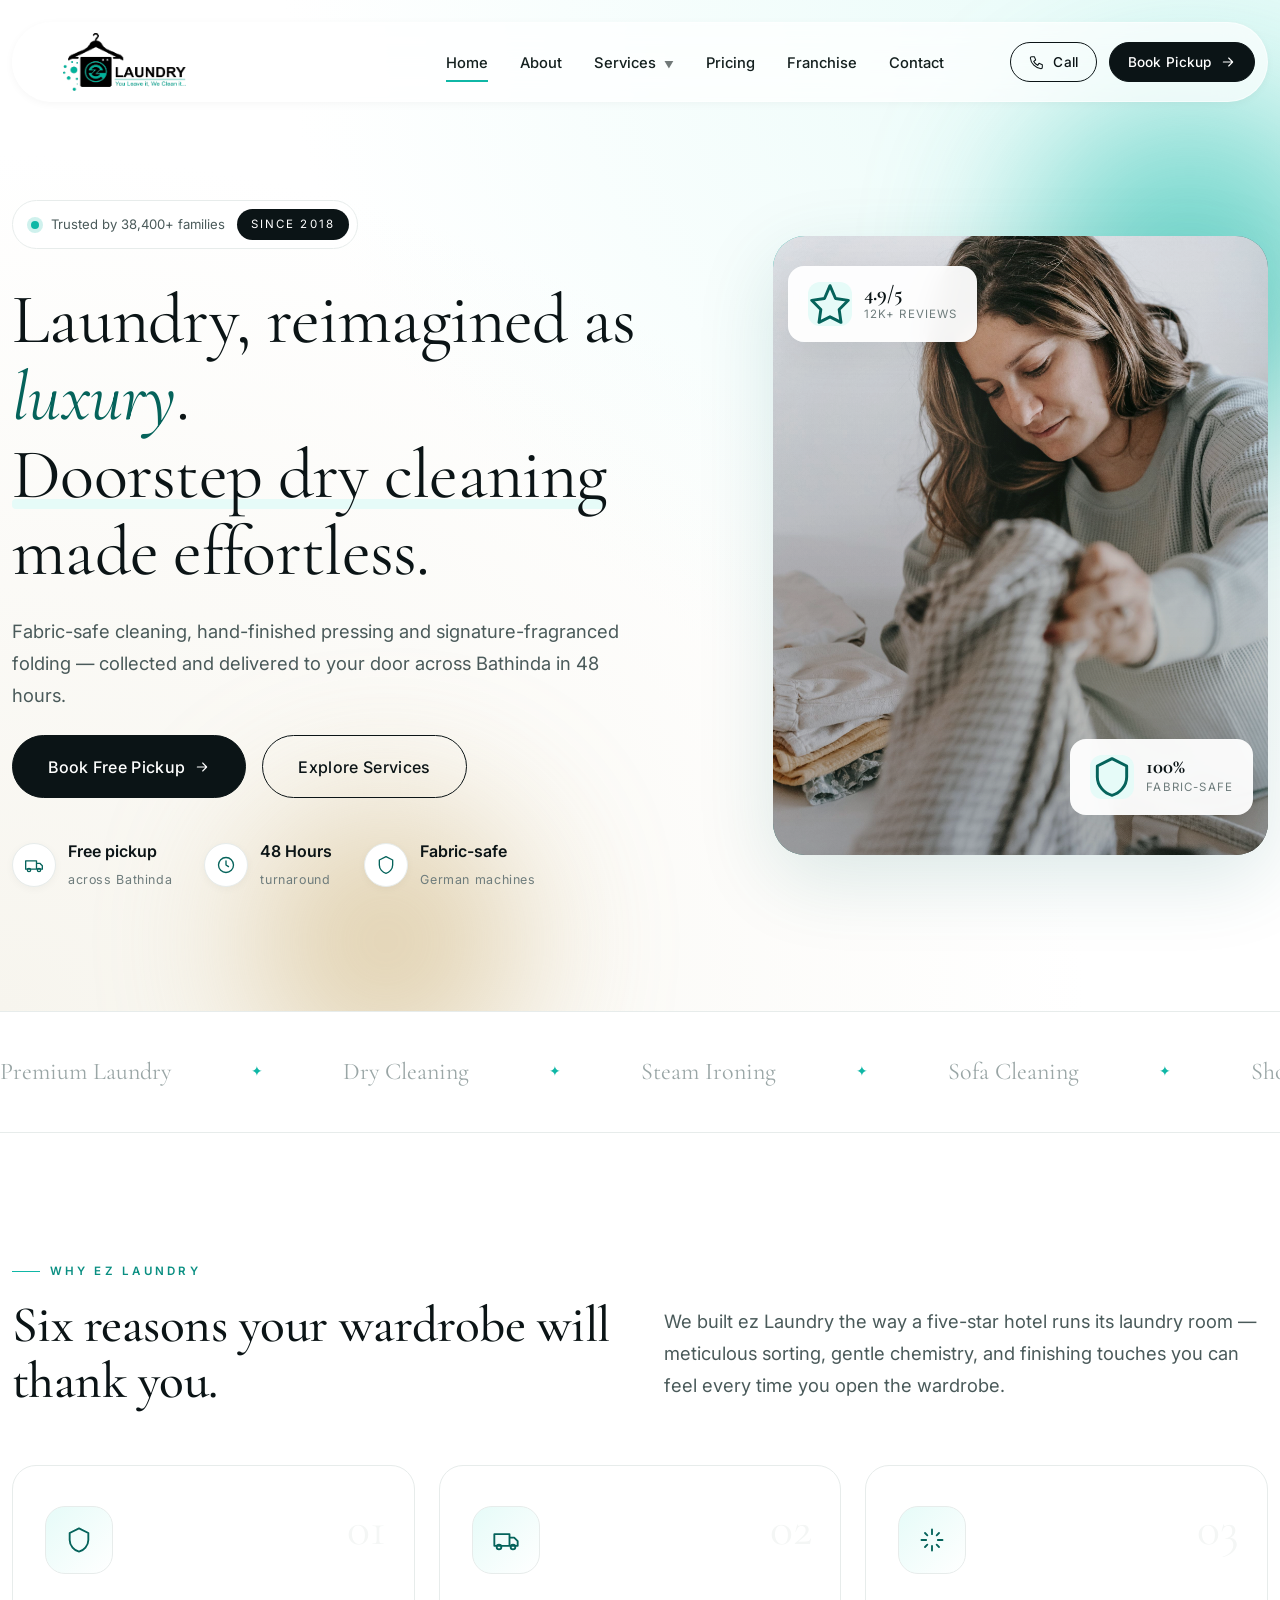
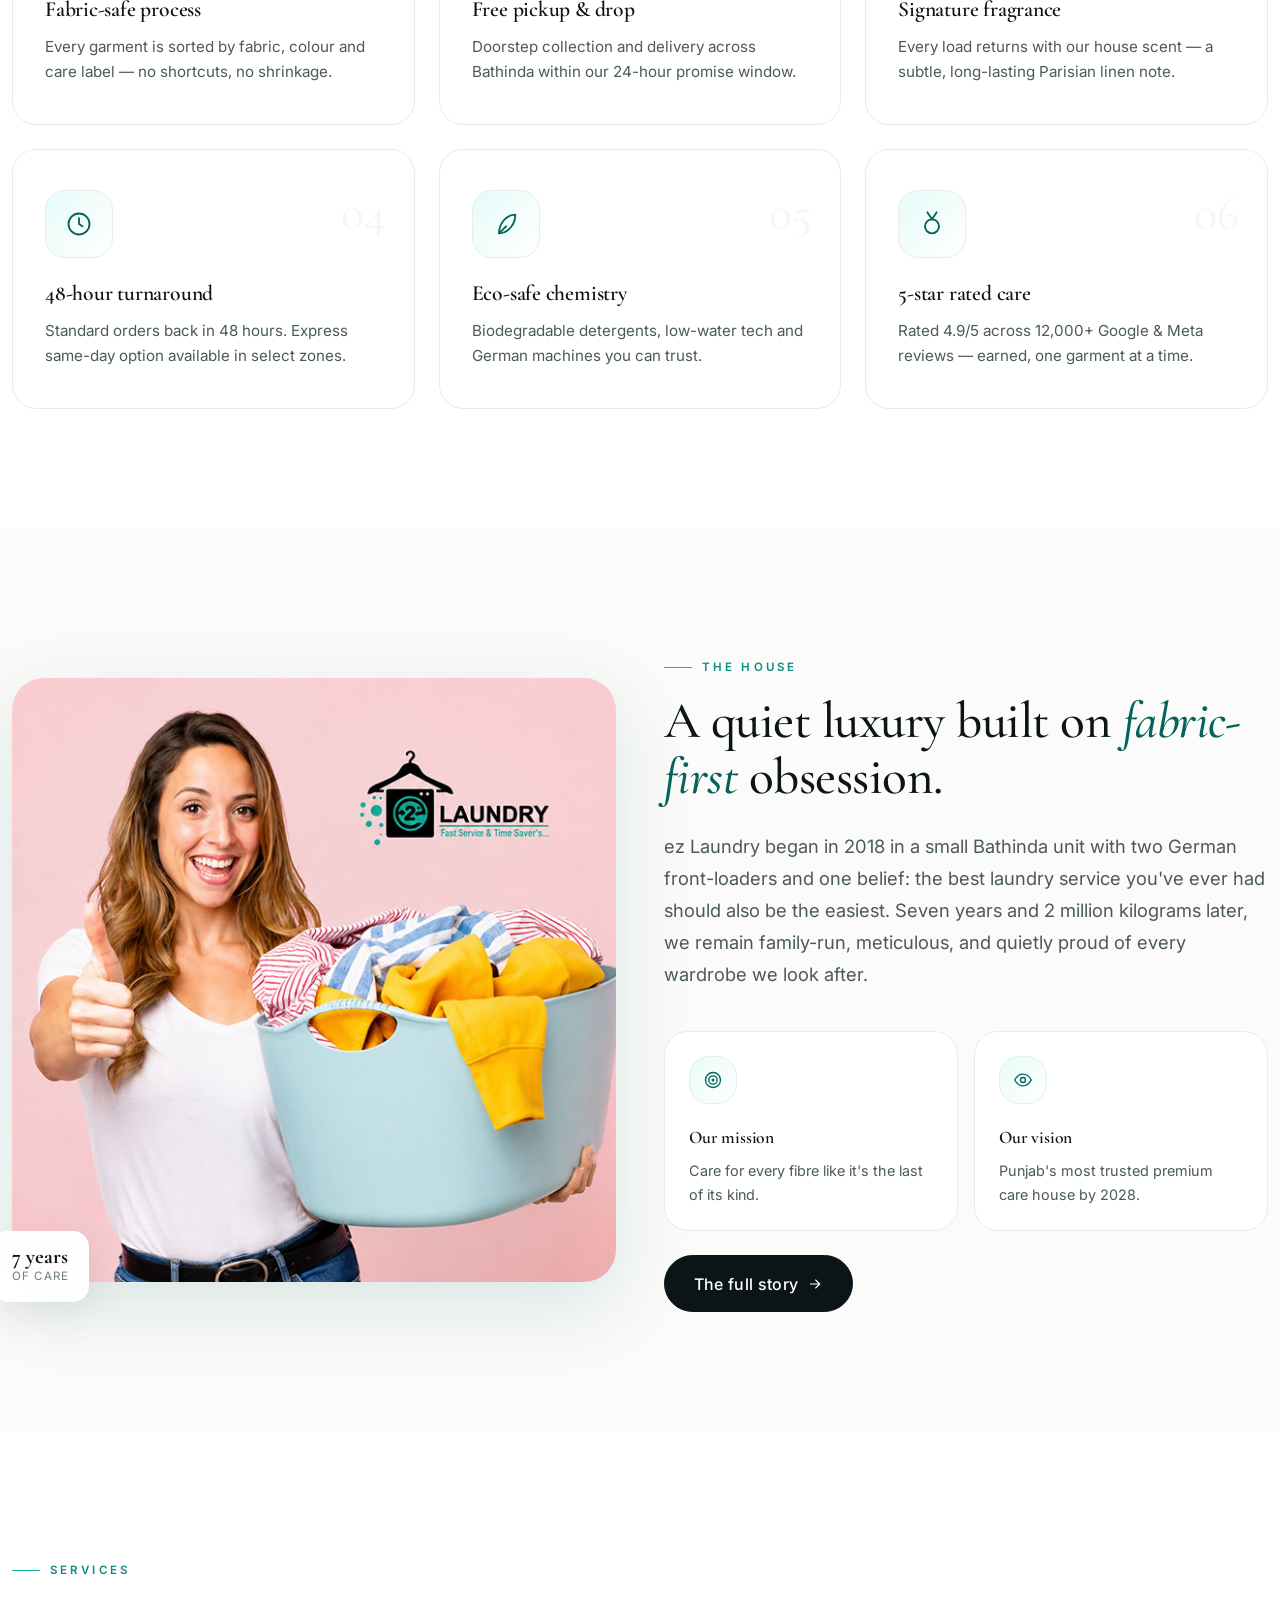
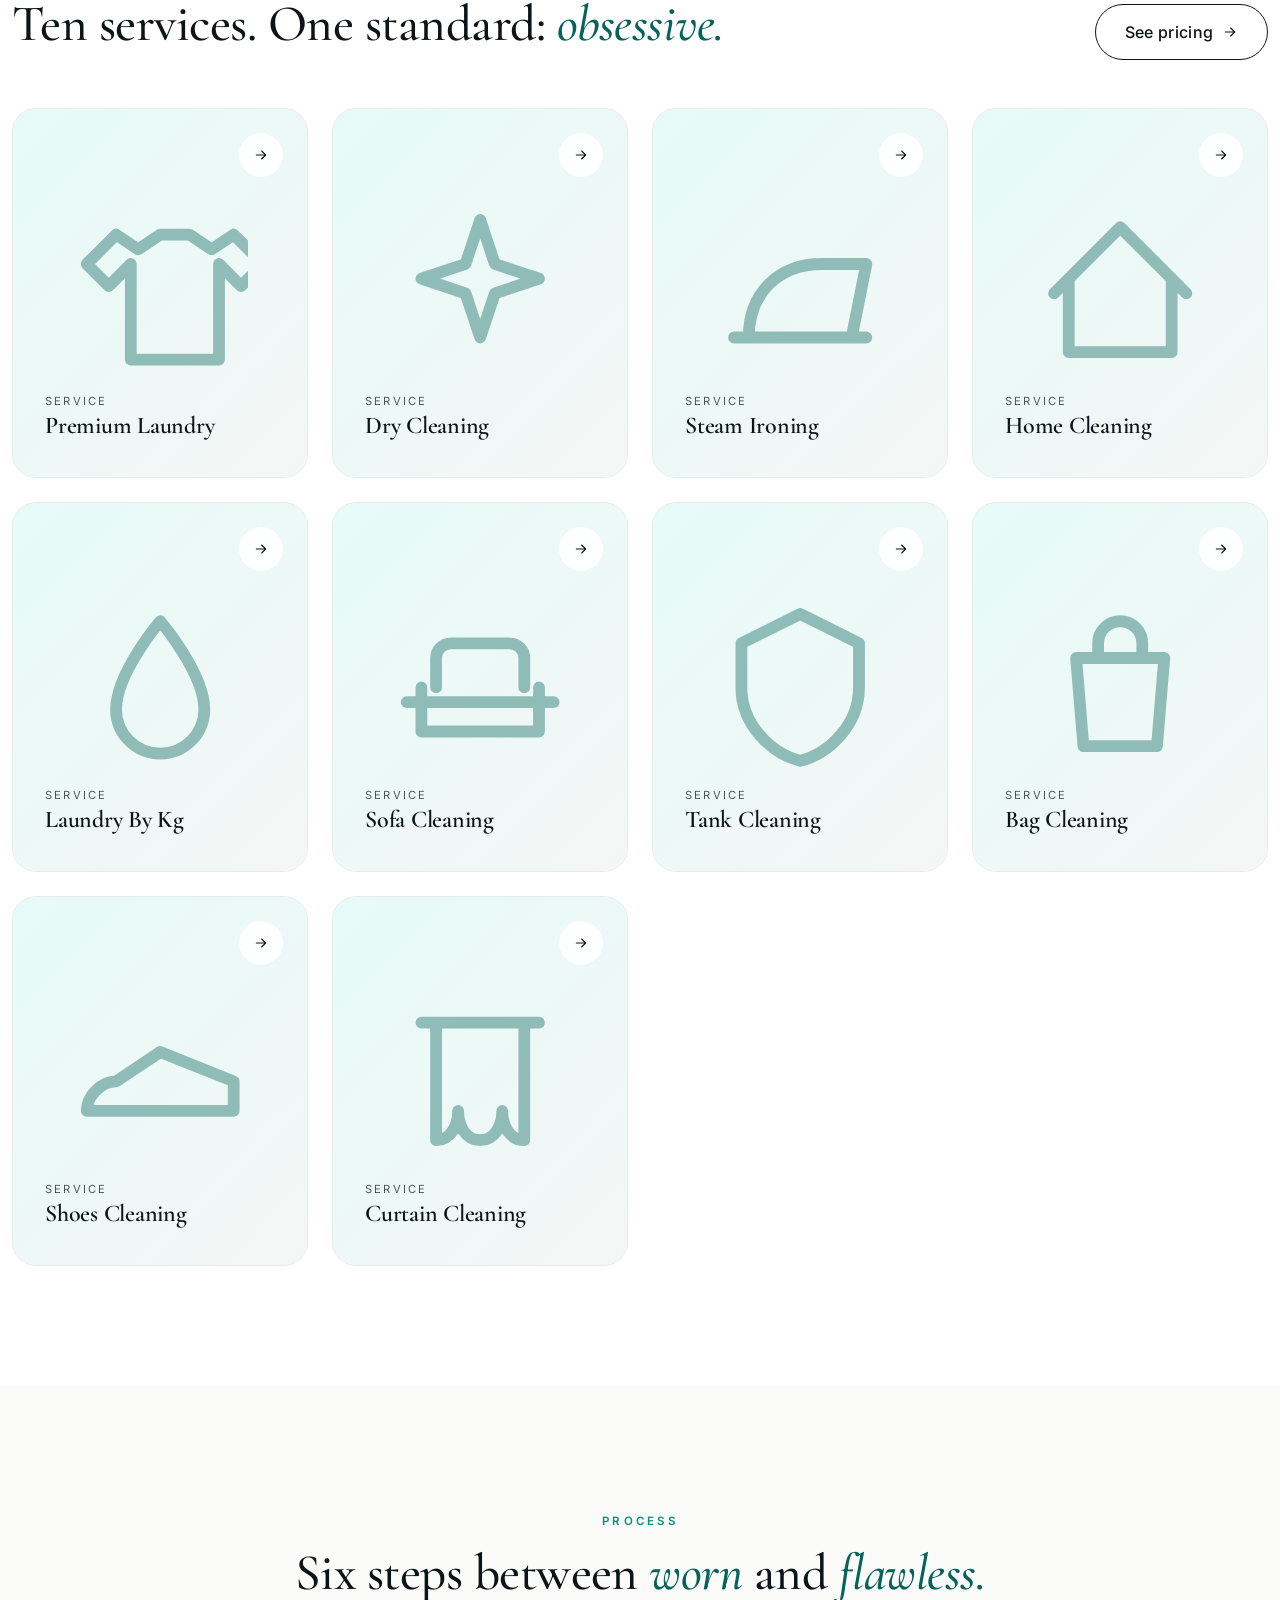
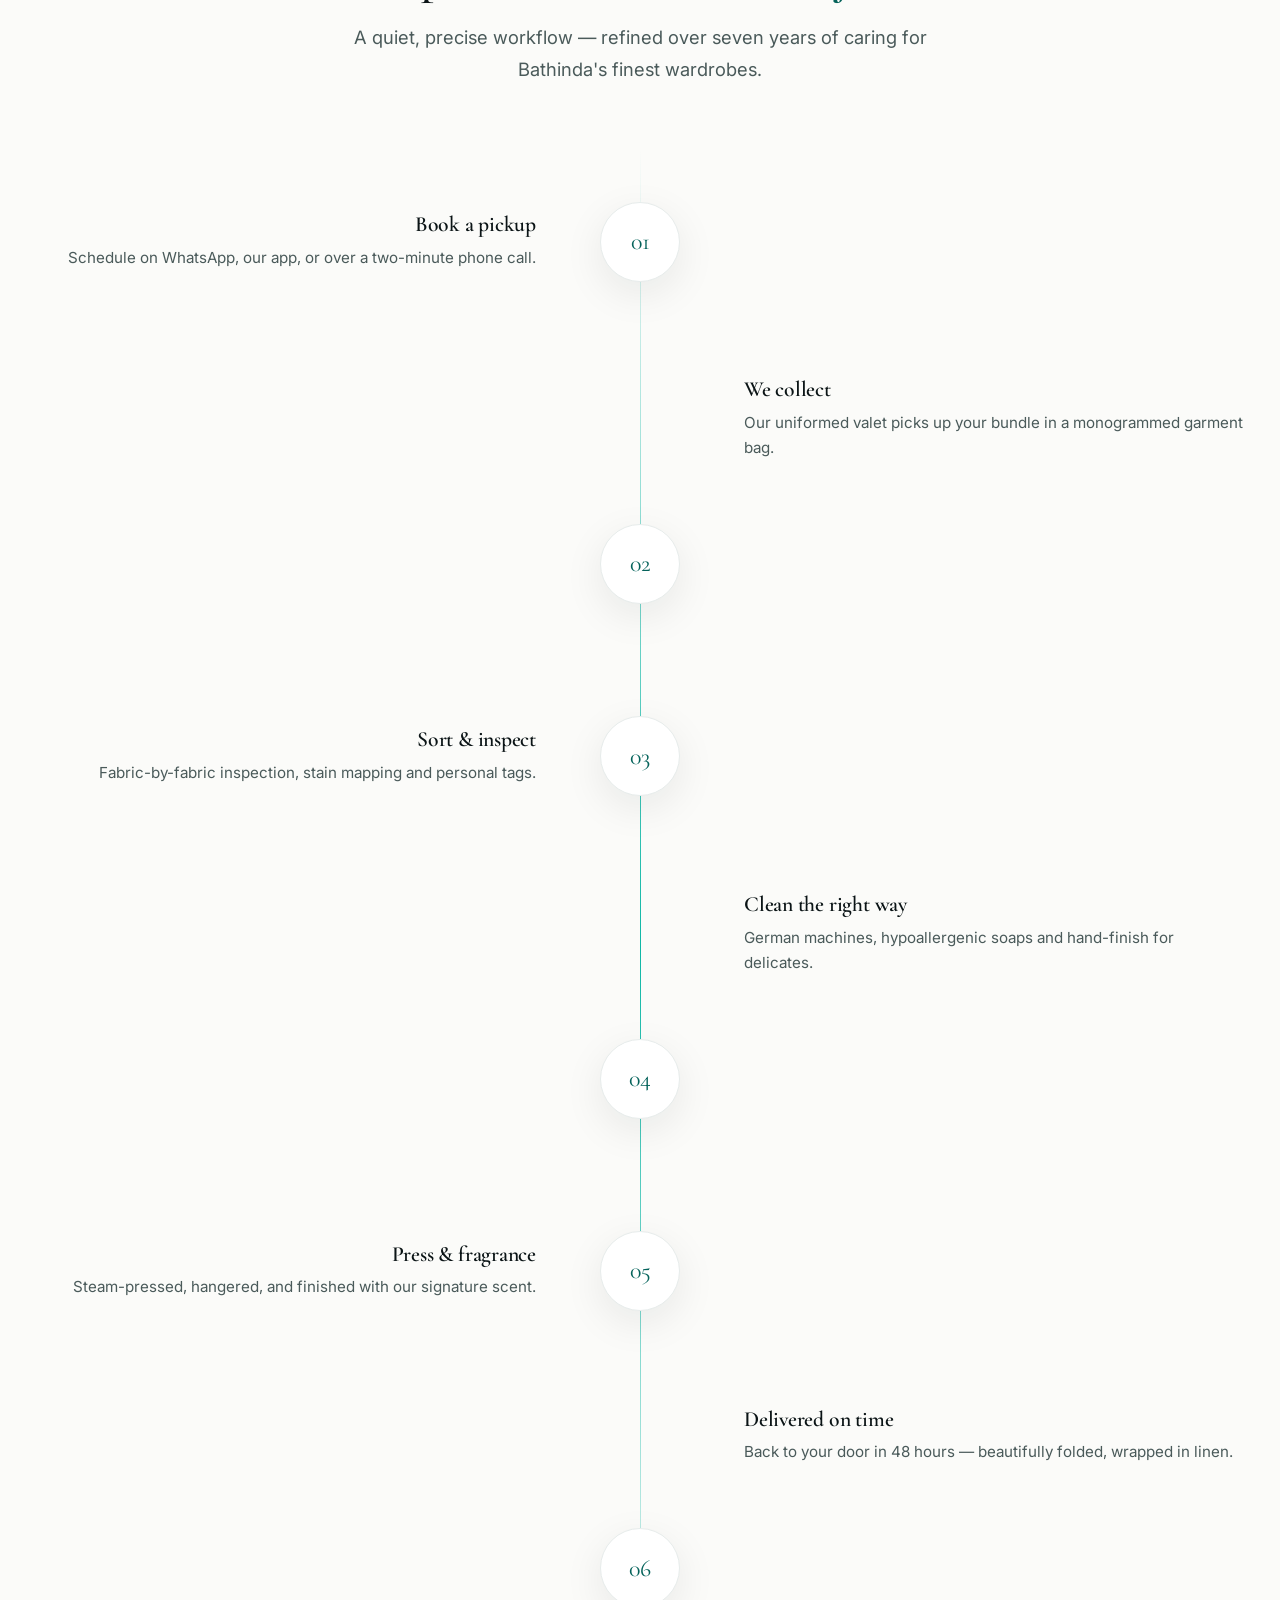
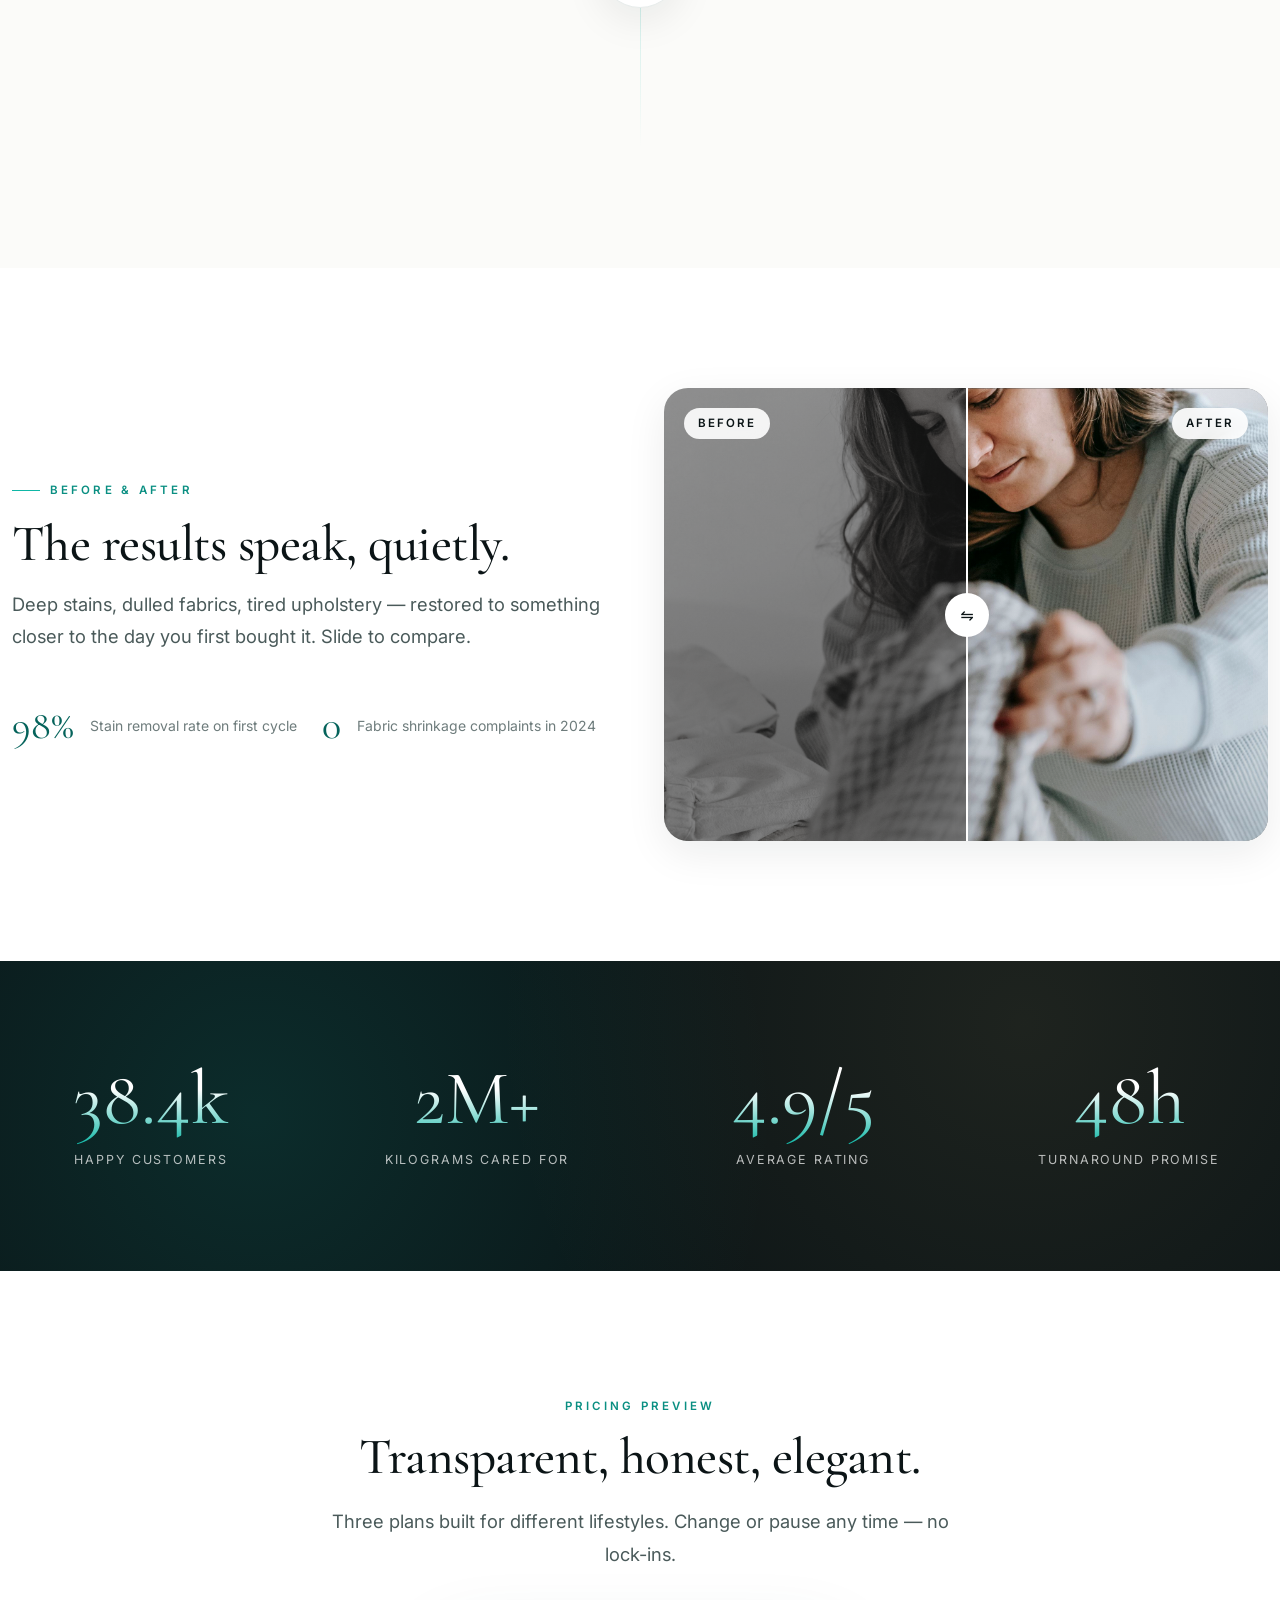
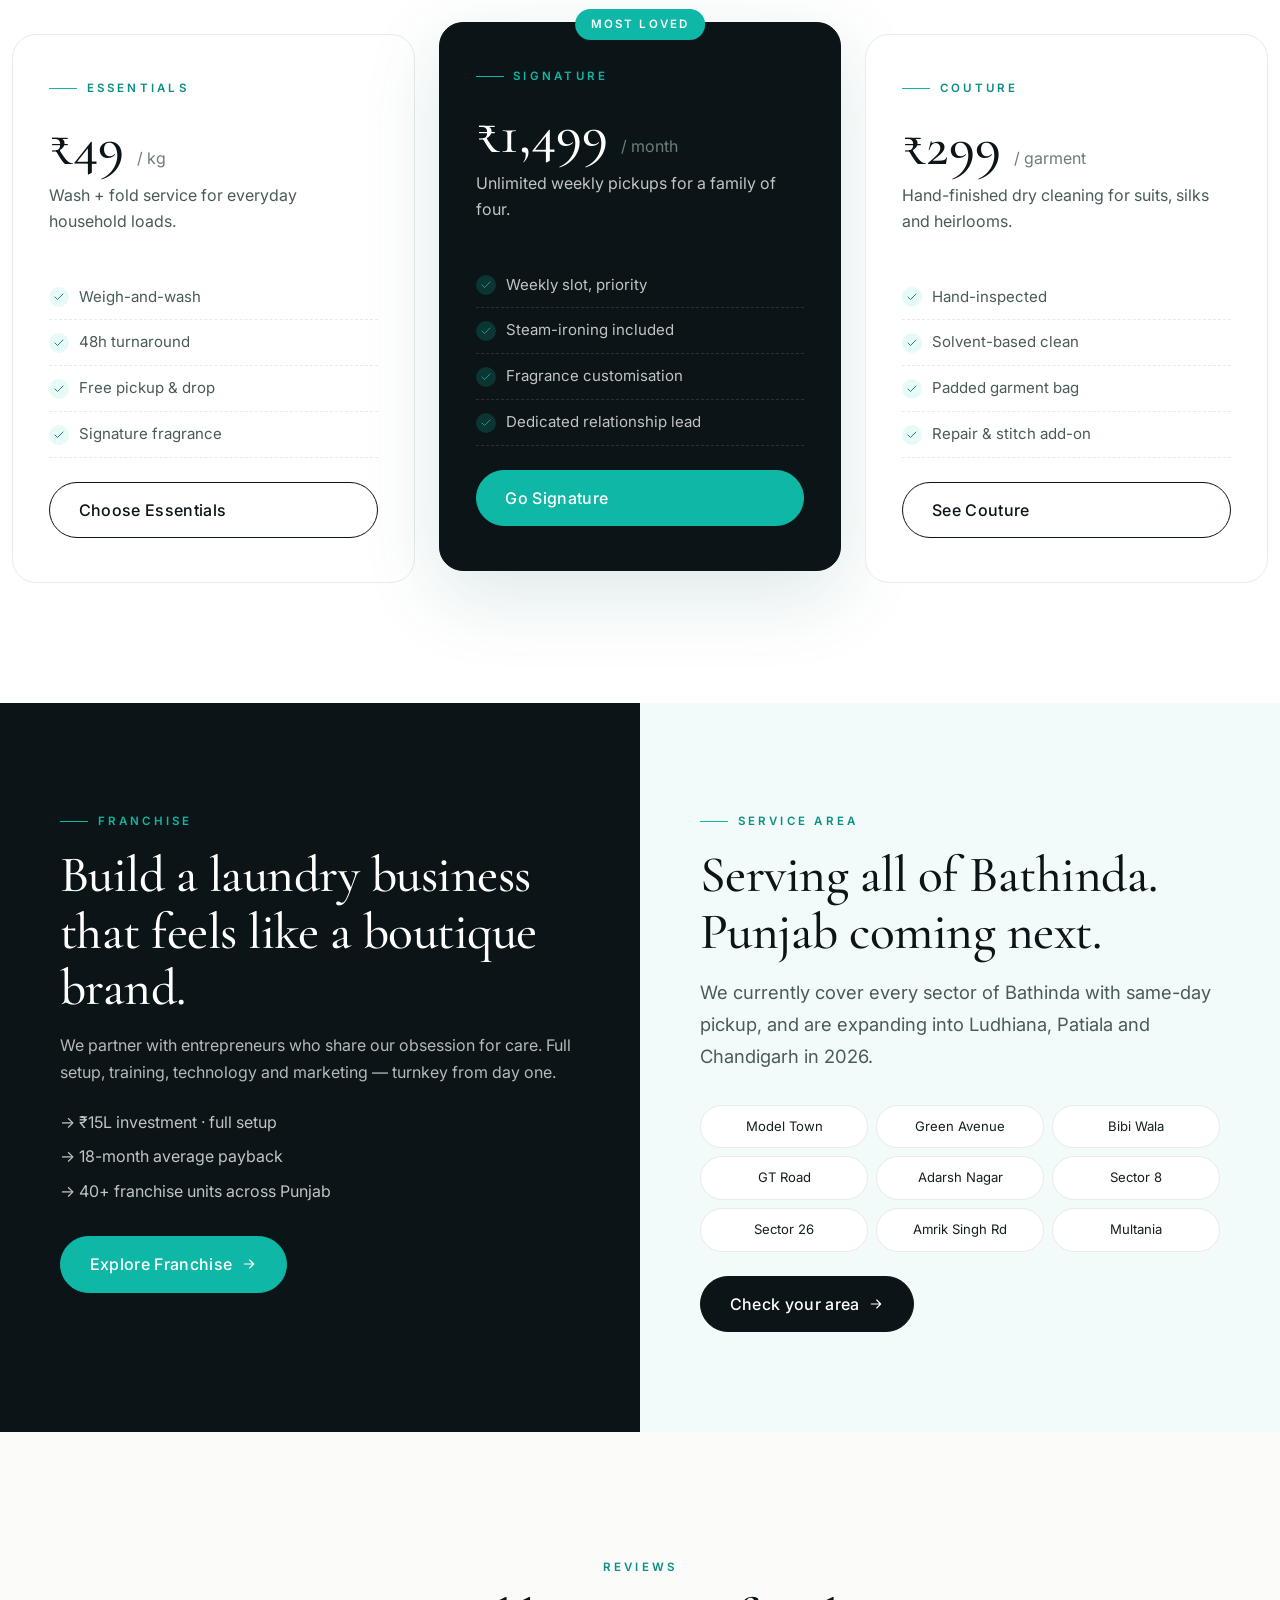
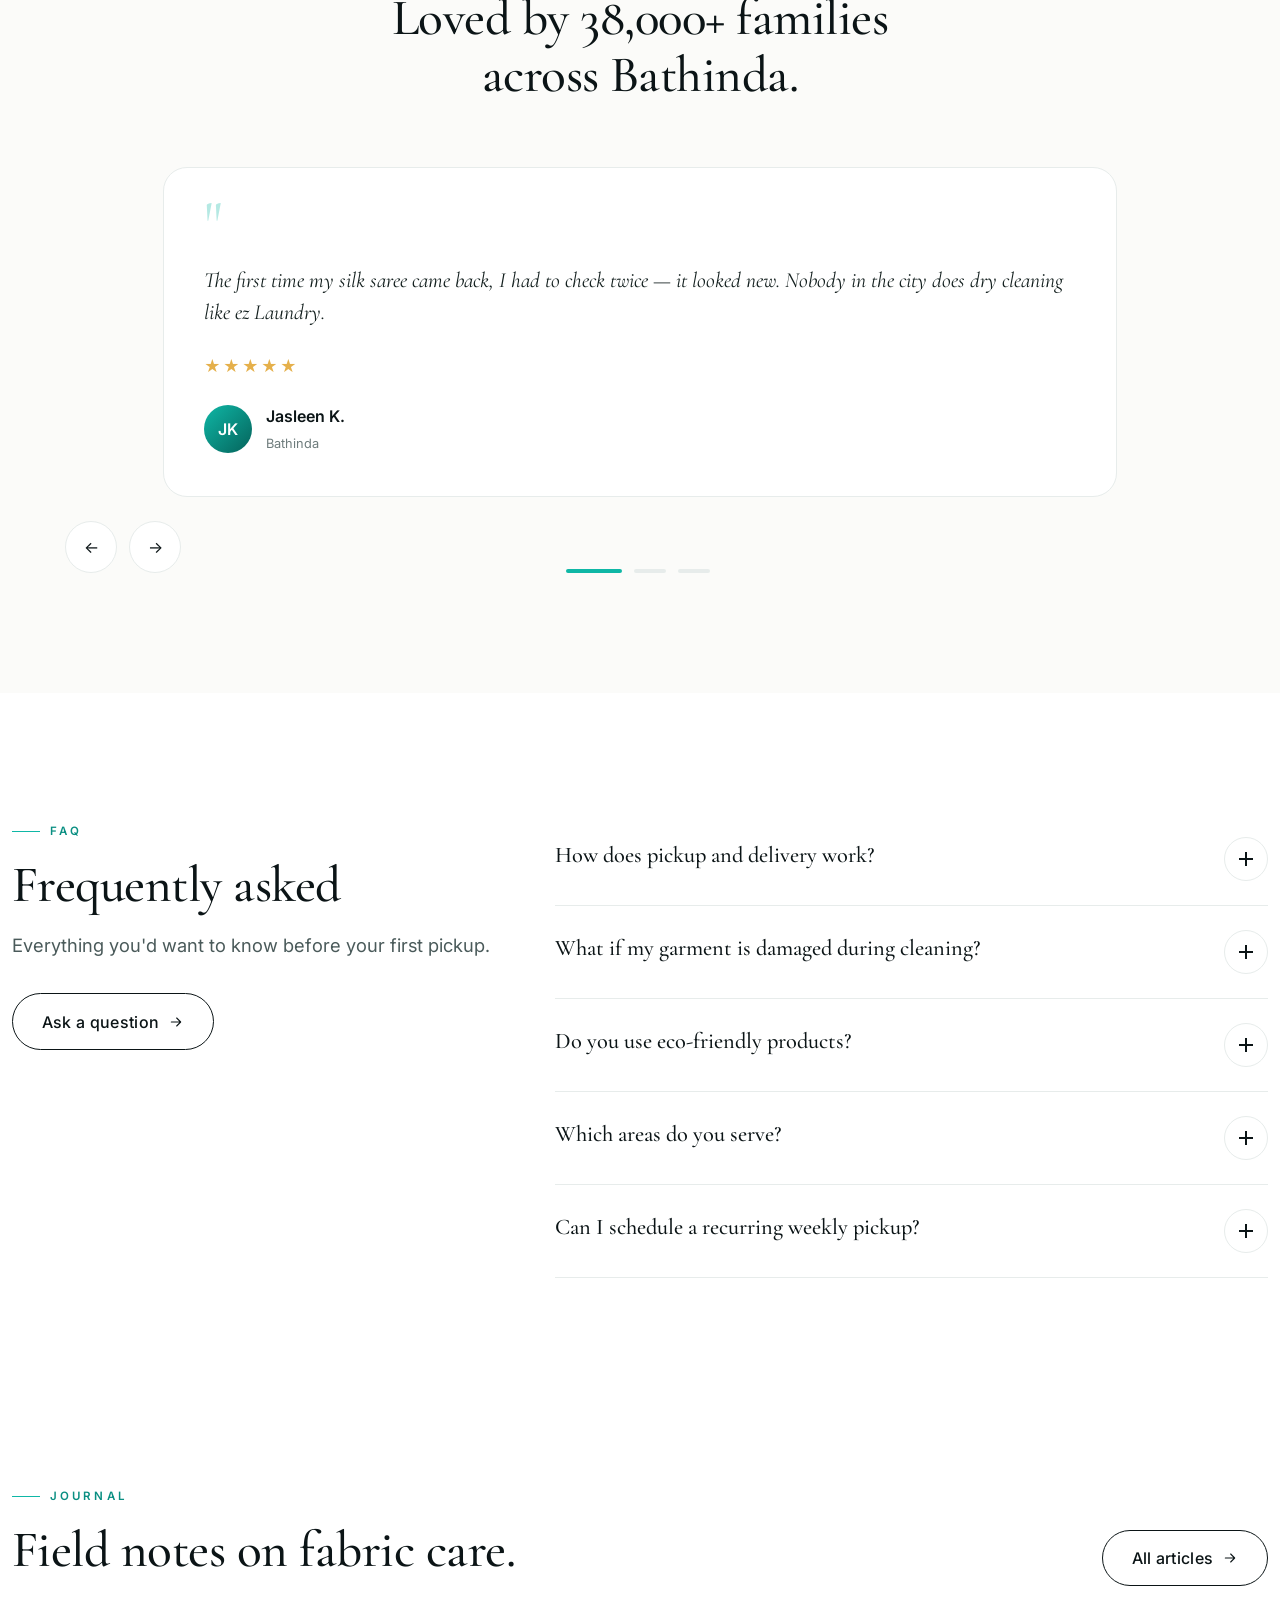
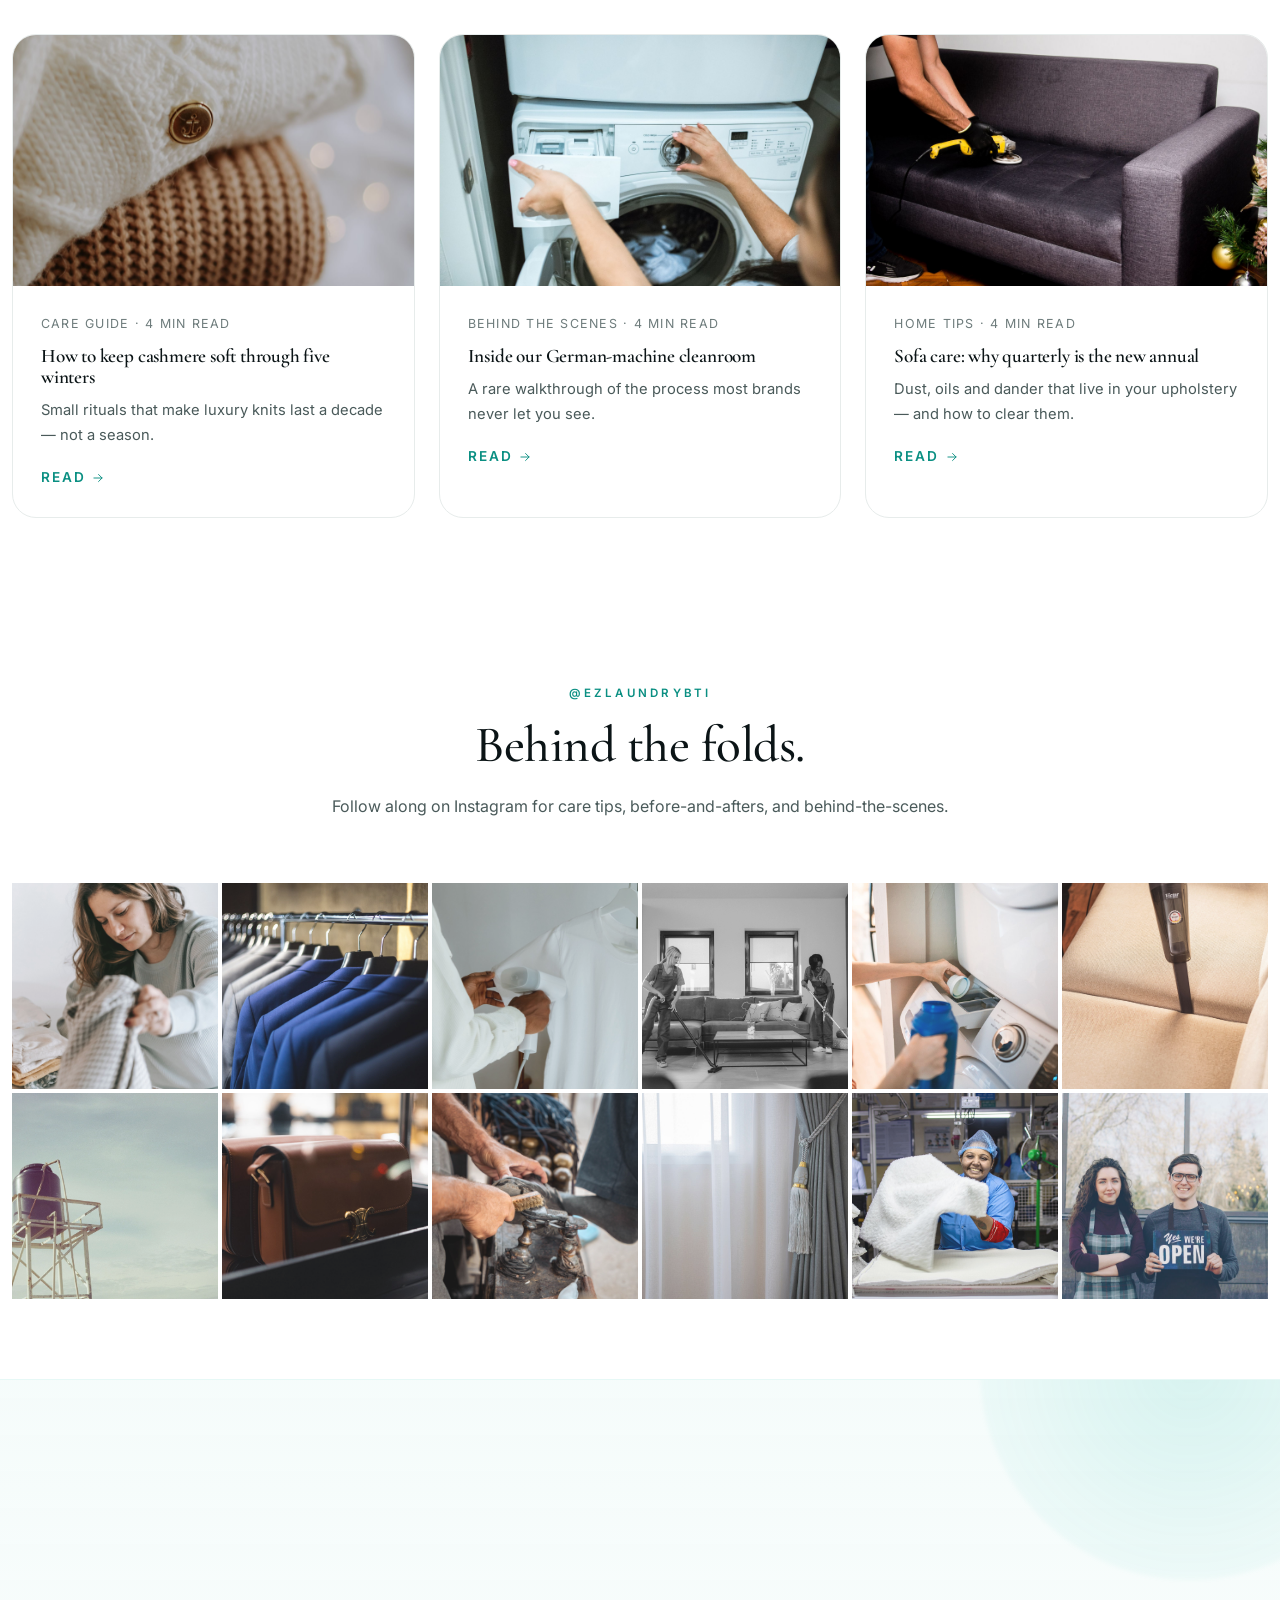
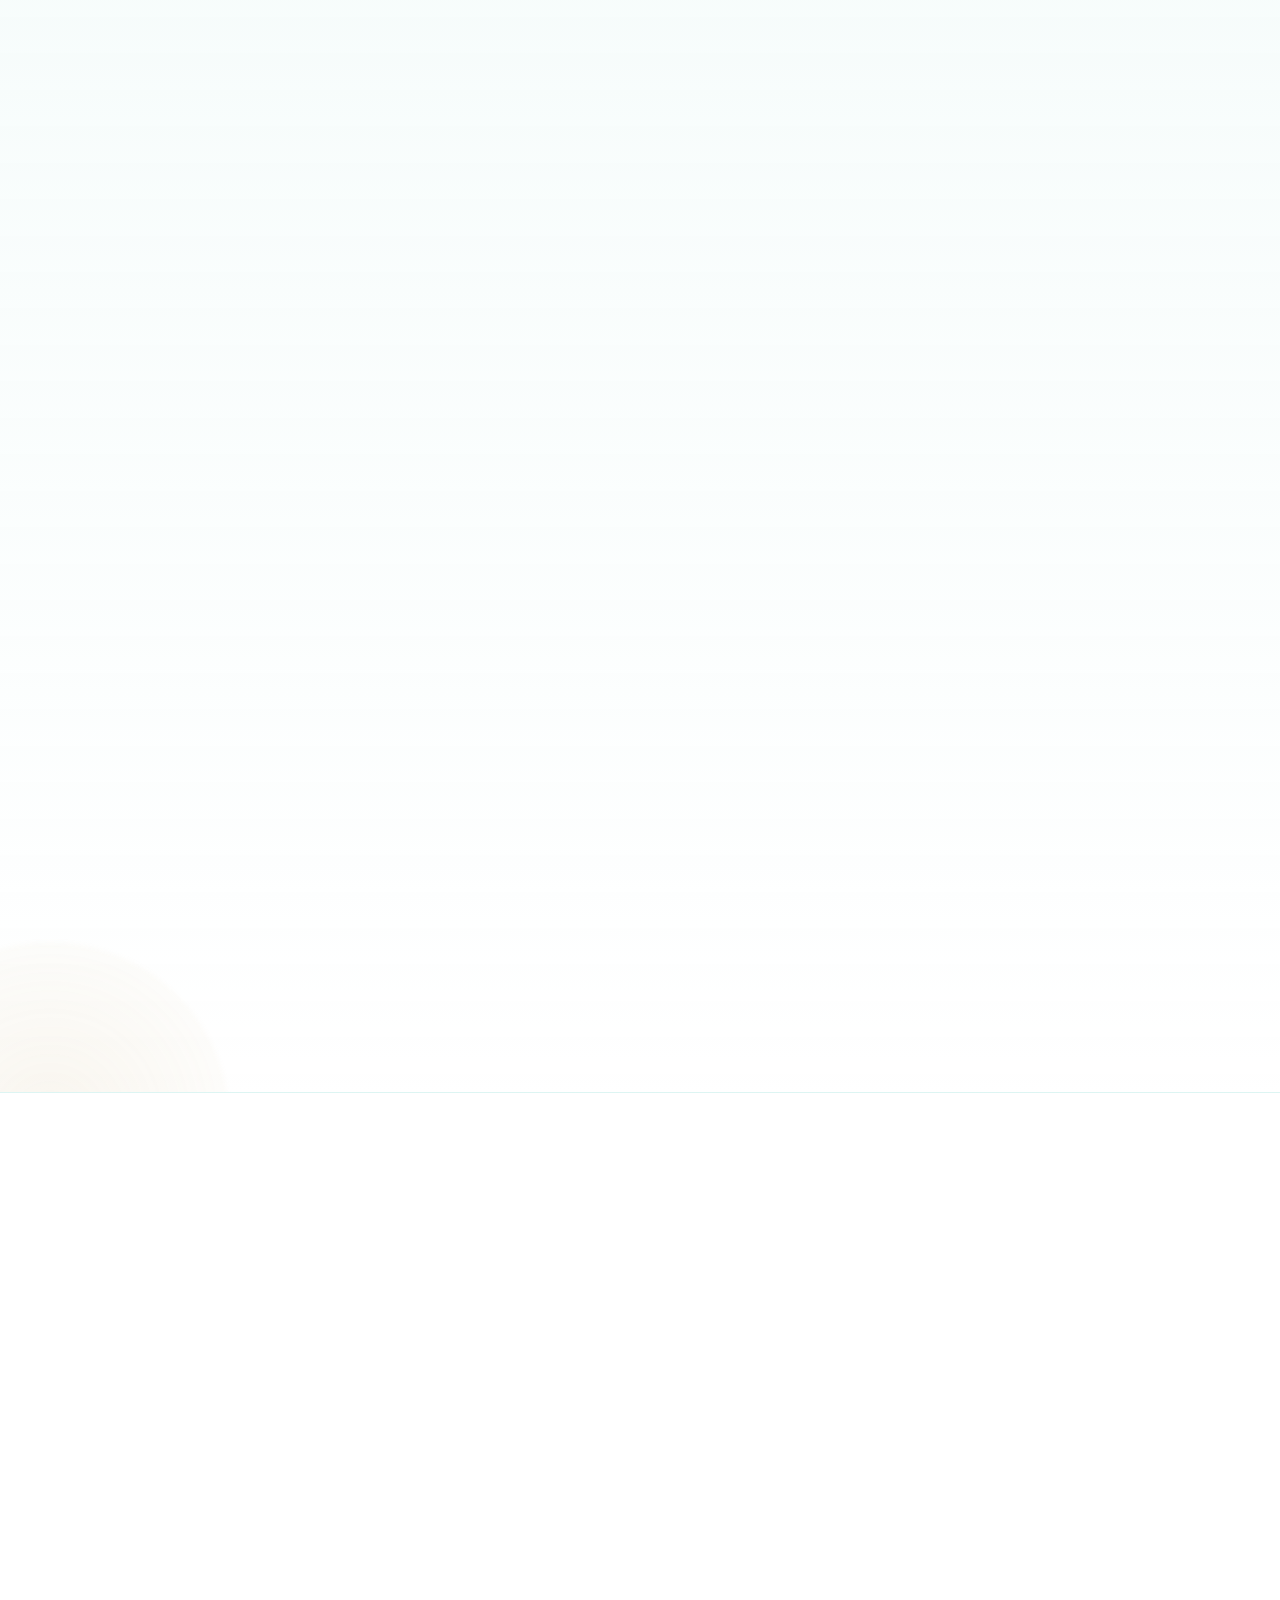
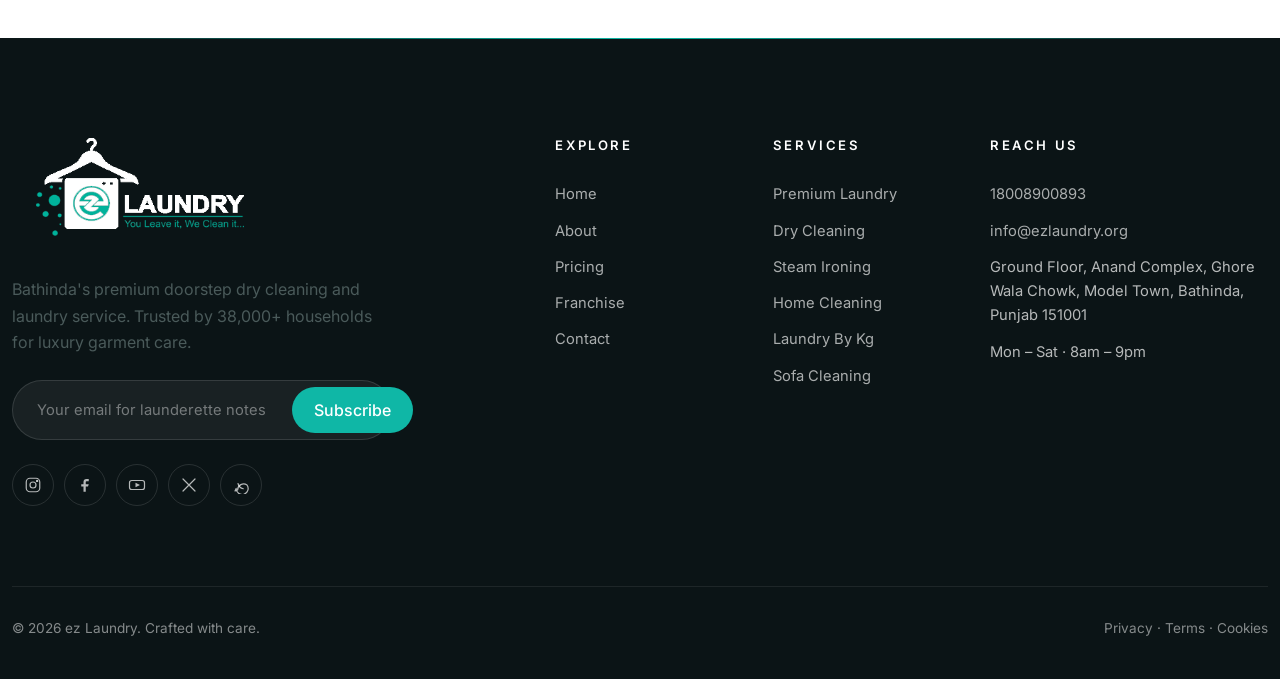
<file: index.html>
<!doctype html>
<html lang="en">
  <head>
    <meta charset="utf-8" />
    <meta name="viewport" content="width=device-width, initial-scale=1" />
    <title>
      ez Laundry · Luxury Dry Cleaning &amp; Laundry Services in Bathinda
    </title>
    <meta
      name="description"
      content="Premium doorstep dry cleaning, laundry, steam ironing, sofa and home cleaning services in Bathinda. Fabric-safe, eco-friendly, delivered in 48 hours."
    />
    <meta name="author" content="EZ Laundry" />
    <meta
      property="og:title"
      content="ez Laundry · Luxury Dry Cleaning &amp; Laundry Services in Bathinda"
    />
    <meta
      property="og:description"
      content="Premium doorstep dry cleaning, laundry, steam ironing, sofa and home cleaning services in Bathinda. Fabric-safe, eco-friendly, delivered in 48 hours."
    />
    <meta property="og:type" content="website" />
    <meta name="twitter:card" content="summary_large_image" />
    <link rel="icon" href="assets/images/favicon.png" />
    <link rel="preconnect" href="https://fonts.googleapis.com" />
    <link rel="preconnect" href="https://fonts.gstatic.com" crossorigin />
    <link
      href="https://fonts.googleapis.com/css2?family=Cormorant+Garamond:ital,wght@0,400;0,500;0,600;1,400;1,500&family=Playfair+Display:ital,wght@0,400;0,500;1,400&family=Inter:wght@300;400;500;600;700&display=swap"
      rel="stylesheet"
    />
    <link
      href="https://cdn.jsdelivr.net/npm/bootstrap@5.3.3/dist/css/bootstrap.min.css"
      rel="stylesheet"
    />
    <link href="assets/css/style.css" rel="stylesheet" />
    <link href="assets/css/responsive.css" rel="stylesheet" />
  </head>
  <body>
    <div class="page-loader">
      <!-- <div class="lg-brand">ez Laundry</div> -->
      <img src="assets/images/logo.png" class="lg-brand" />
      <div class="lg-bar"></div>
    </div>
    <div class="scroll-progress"></div>

    <header class="site-header">
      <div class="container container-xl-custom">
        <div class="nav-inner">
          <a href="index.html" class="brand">
            <!-- <span class="brand-mark">EZ</span>
            <span>ez Laundry <small>Luxury Care</small></span> -->
            <img src="assets/images/logo.png" class="w-50 px-4" />
          </a>
          <nav>
            <ul class="nav-main">
              <li><a href="index.html">Home</a></li>
              <li><a href="about.html">About</a></li>
              <li class="has-mega">
                <a href="#">Services <span class="caret">▼</span></a>
                <div class="mega">
                  <a href="services/premium-laundry.html"
                    ><span class="m-ico"
                      ><svg
                        width="18"
                        height="18"
                        viewBox="0 0 24 24"
                        fill="none"
                        stroke="currentColor"
                        stroke-width="1.6"
                        stroke-linecap="round"
                        stroke-linejoin="round"
                        aria-hidden="true"
                      >
                        <path
                          d="M6 4l-4 4 3 3 3-3v13h12V8l3 3 3-3-4-4-3 2-3-2h-4l-3 2z"
                        /></svg></span
                    ><span>Premium Laundry</span></a
                  ><a href="services/dry-cleaning.html"
                    ><span class="m-ico"
                      ><svg
                        width="18"
                        height="18"
                        viewBox="0 0 24 24"
                        fill="none"
                        stroke="currentColor"
                        stroke-width="1.6"
                        stroke-linecap="round"
                        stroke-linejoin="round"
                        aria-hidden="true"
                      >
                        <path
                          d="M12 2l2 6 6 2-6 2-2 6-2-6-6-2 6-2z"
                        /></svg></span
                    ><span>Dry Cleaning</span></a
                  ><a href="services/steam-ironing.html"
                    ><span class="m-ico"
                      ><svg
                        width="18"
                        height="18"
                        viewBox="0 0 24 24"
                        fill="none"
                        stroke="currentColor"
                        stroke-width="1.6"
                        stroke-linecap="round"
                        stroke-linejoin="round"
                        aria-hidden="true"
                      >
                        <path
                          d="M3 18h18M5 18c0-6 4-10 10-10h6l-2 10"
                        /></svg></span
                    ><span>Steam Ironing</span></a
                  ><a href="services/home-cleaning.html"
                    ><span class="m-ico"
                      ><svg
                        width="18"
                        height="18"
                        viewBox="0 0 24 24"
                        fill="none"
                        stroke="currentColor"
                        stroke-width="1.6"
                        stroke-linecap="round"
                        stroke-linejoin="round"
                        aria-hidden="true"
                      >
                        <path d="M3 12l9-9 9 9M5 10v10h14V10" /></svg></span
                    ><span>Home Cleaning</span></a
                  ><a href="services/laundry-by-kg.html"
                    ><span class="m-ico"
                      ><svg
                        width="18"
                        height="18"
                        viewBox="0 0 24 24"
                        fill="none"
                        stroke="currentColor"
                        stroke-width="1.6"
                        stroke-linecap="round"
                        stroke-linejoin="round"
                        aria-hidden="true"
                      >
                        <path
                          d="M12 3s6 7 6 12a6 6 0 01-12 0c0-5 6-12 6-12z"
                        /></svg></span
                    ><span>Laundry By Kg</span></a
                  ><a href="services/sofa-cleaning.html"
                    ><span class="m-ico"
                      ><svg
                        width="18"
                        height="18"
                        viewBox="0 0 24 24"
                        fill="none"
                        stroke="currentColor"
                        stroke-width="1.6"
                        stroke-linecap="round"
                        stroke-linejoin="round"
                        aria-hidden="true"
                      >
                        <path
                          d="M4 12v6h16v-6M6 12V8a2 2 0 012-2h8a2 2 0 012 2v4"
                        />
                        <path d="M2 14h20" /></svg></span
                    ><span>Sofa Cleaning</span></a
                  ><a href="services/tank-cleaning.html"
                    ><span class="m-ico"
                      ><svg
                        width="18"
                        height="18"
                        viewBox="0 0 24 24"
                        fill="none"
                        stroke="currentColor"
                        stroke-width="1.6"
                        stroke-linecap="round"
                        stroke-linejoin="round"
                        aria-hidden="true"
                      >
                        <path
                          d="M12 2l8 4v6c0 5-4 9-8 10-4-1-8-5-8-10V6l8-4z"
                        /></svg></span
                    ><span>Tank Cleaning</span></a
                  ><a href="services/bag-cleaning.html"
                    ><span class="m-ico"
                      ><svg
                        width="18"
                        height="18"
                        viewBox="0 0 24 24"
                        fill="none"
                        stroke="currentColor"
                        stroke-width="1.6"
                        stroke-linecap="round"
                        stroke-linejoin="round"
                        aria-hidden="true"
                      >
                        <path d="M6 8h12l-1 12H7L6 8z" />
                        <path d="M9 8V6a3 3 0 016 0v2" /></svg></span
                    ><span>Bag Cleaning</span></a
                  ><a href="services/shoes-cleaning.html"
                    ><span class="m-ico"
                      ><svg
                        width="18"
                        height="18"
                        viewBox="0 0 24 24"
                        fill="none"
                        stroke="currentColor"
                        stroke-width="1.6"
                        stroke-linecap="round"
                        stroke-linejoin="round"
                        aria-hidden="true"
                      >
                        <path d="M2 16c0-2 2-4 4-4l6-4 10 4v4H2z" /></svg></span
                    ><span>Shoes Cleaning</span></a
                  ><a href="services/curtain-cleaning.html"
                    ><span class="m-ico"
                      ><svg
                        width="18"
                        height="18"
                        viewBox="0 0 24 24"
                        fill="none"
                        stroke="currentColor"
                        stroke-width="1.6"
                        stroke-linecap="round"
                        stroke-linejoin="round"
                        aria-hidden="true"
                      >
                        <path
                          d="M4 4h16M6 4v16c2 0 3-2 3-4 0 2 1 4 3 4s3-2 3-4c0 2 1 4 3 4V4"
                        /></svg></span
                    ><span>Curtain Cleaning</span></a
                  >
                </div>
              </li>
              <li><a href="pricing.html">Pricing</a></li>
              <li><a href="franchise.html">Franchise</a></li>
              <li><a href="contact.html">Contact</a></li>
            </ul>
          </nav>
          <div class="header-cta">
            <a href="tel:18008900893" class="btn btn-outline-lux btn-sm"
              ><svg
                width="16"
                height="16"
                viewBox="0 0 24 24"
                fill="none"
                stroke="currentColor"
                stroke-width="1.6"
                stroke-linecap="round"
                stroke-linejoin="round"
                aria-hidden="true"
              >
                <path
                  d="M4 4h4l2 5-3 2a12 12 0 006 6l2-3 5 2v4a2 2 0 01-2 2A18 18 0 012 6a2 2 0 012-2z"
                />
              </svg>
              Call</a
            >
            <a href="contact.html" class="btn btn-primary-lux btn-sm"
              >Book Pickup
              <svg
                width="16"
                height="16"
                viewBox="0 0 24 24"
                fill="none"
                stroke="currentColor"
                stroke-width="1.6"
                stroke-linecap="round"
                stroke-linejoin="round"
                aria-hidden="true"
              >
                <path d="M5 12h14M13 6l6 6-6 6" />
              </svg>
            </a>
            <button class="nav-toggle" aria-label="Menu">
              <span></span><span></span><span></span>
            </button>
          </div>
        </div>
      </div>
    </header>
    <div class="mobile-panel">
      <a href="index.html">Home</a>
      <a href="about.html">About</a>
      <a href="#">Services</a>
      <div class="sub">
        <a href="services/premium-laundry.html">Premium Laundry</a>
        <a href="services/dry-cleaning.html">Dry Cleaning</a>
        <a href="services/steam-ironing.html">Steam Ironing</a>
        <a href="services/home-cleaning.html">Home Cleaning</a>
        <a href="services/laundry-by-kg.html">Laundry By Kg</a>
        <a href="services/sofa-cleaning.html">Sofa Cleaning</a>
        <a href="services/tank-cleaning.html">Tank Cleaning</a>
        <a href="services/bag-cleaning.html">Bag Cleaning</a>
        <a href="services/shoes-cleaning.html">Shoes Cleaning</a>
        <a href="services/curtain-cleaning.html">Curtain Cleaning</a>
      </div>
      <a href="pricing.html">Pricing</a>
      <a href="franchise.html">Franchise</a>
      <a href="contact.html">Contact</a>
      <a href="contact.html" class="btn btn-primary-lux mt-4"
        >Book Pickup
        <svg
          width="16"
          height="16"
          viewBox="0 0 24 24"
          fill="none"
          stroke="currentColor"
          stroke-width="1.6"
          stroke-linecap="round"
          stroke-linejoin="round"
          aria-hidden="true"
        >
          <path d="M5 12h14M13 6l6 6-6 6" />
          </svg></a>
    </div>
    <div class="overlay"></div>

    <!-- home slide  -->

    <section class="hero">
      <span class="float f1"></span>
      <span class="float f2"></span>
      <div class="container container-xl-custom position-relative">
        <div class="row align-items-center g-5">
          <div class="col-lg-7 reveal left">
            <div class="hero-eyebrow-row">
              <span class="dot"></span>
              <span class="u-migrated-inline-018"
                >Trusted by 38,400+ families</span
              >
              <span class="pill">Since 2018</span>
            </div>
            <h1>
              Laundry, reimagined as <em>luxury</em>.<br />
              <span class="underline-hand">Doorstep dry cleaning</span> made
              effortless.
            </h1>
            <p class="lead-lg mt-4">
              Fabric-safe cleaning, hand-finished pressing and
              signature-fragranced folding — collected and delivered to your
              door across Bathinda in 48 hours.
            </p>
            <div class="d-flex flex-wrap gap-3 mt-4">
              <a href="contact.html" class="btn btn-primary-lux btn-lg"
                >Book Free Pickup
                <svg
                  width="16"
                  height="16"
                  viewBox="0 0 24 24"
                  fill="none"
                  stroke="currentColor"
                  stroke-width="1.6"
                  stroke-linecap="round"
                  stroke-linejoin="round"
                  aria-hidden="true"
                >
                  <path d="M5 12h14M13 6l6 6-6 6" /></svg></a>
              <a href="#services" class="btn btn-outline-lux btn-lg"
                >Explore Services</a
              >
            </div>
            <div class="hero-meta">
              <div class="item">
                <span class="ico"
                  ><svg
                    width="20"
                    height="20"
                    viewBox="0 0 24 24"
                    fill="none"
                    stroke="currentColor"
                    stroke-width="1.6"
                    stroke-linecap="round"
                    stroke-linejoin="round"
                    aria-hidden="true"
                  >
                    <path d="M2 7h13v10H2zM15 10h4l3 3v4h-7z" />
                    <circle cx="6" cy="18" r="2" />
                    <circle cx="18" cy="18" r="2" /></svg></span>
                <div>
                  <strong>Free pickup</strong><small>across Bathinda</small>
                </div>
              </div>
              <div class="item">
                <span class="ico"
                  ><svg
                    width="20"
                    height="20"
                    viewBox="0 0 24 24"
                    fill="none"
                    stroke="currentColor"
                    stroke-width="1.6"
                    stroke-linecap="round"
                    stroke-linejoin="round"
                    aria-hidden="true"
                  >
                    <circle cx="12" cy="12" r="9" />
                    <path d="M12 7v5l3 2" /></svg></span>
                <div><strong>48 Hours</strong><small>turnaround</small></div>
              </div>
              <div class="item">
                <span class="ico"
                  ><svg
                    width="20"
                    height="20"
                    viewBox="0 0 24 24"
                    fill="none"
                    stroke="currentColor"
                    stroke-width="1.6"
                    stroke-linecap="round"
                    stroke-linejoin="round"
                    aria-hidden="true"
                  >
                    <path
                      d="M12 2l8 4v6c0 5-4 9-8 10-4-1-8-5-8-10V6l8-4z"
                    /></svg></span>
                <div>
                  <strong>Fabric-safe</strong><small>German machines</small>
                </div>
              </div>
            </div>
          </div>
          <div class="col-lg-5 reveal right">
            <div class="hero-visual">
              <div class="hv-img">
                <img
                  src="assets/images/hero-laundry.jpg"
                  alt="Premium laundry service with neatly folded garments"
                  width="1920"
                  height="2880"
                  loading="eager"
                  fetchpriority="high"
                />
              </div>
              <div class="hero-badge tl">
                <div class="ico">
                  <svg
                    width="20"
                    height="20"
                    viewBox="0 0 24 24"
                    fill="none"
                    stroke="currentColor"
                    stroke-width="1.6"
                    stroke-linecap="round"
                    stroke-linejoin="round"
                    aria-hidden="true"
                  >
                    <path d="M12 2l3 7 7 1-5 5 1 7-6-3-6 3 1-7-5-5 7-1z" />
                  </svg>
                </div>
                <div><strong>4.9/5</strong><small>12k+ reviews</small></div>
              </div>
              <div class="hero-badge br">
                <div class="ico">
                  <svg
                    width="20"
                    height="20"
                    viewBox="0 0 24 24"
                    fill="none"
                    stroke="currentColor"
                    stroke-width="1.6"
                    stroke-linecap="round"
                    stroke-linejoin="round"
                    aria-hidden="true"
                  >
                    <path d="M12 2l8 4v6c0 5-4 9-8 10-4-1-8-5-8-10V6l8-4z" />
                  </svg>
                </div>
                <div><strong>100%</strong><small>fabric-safe</small></div>
              </div>
            </div>
          </div>
        </div>
      </div>
    </section>

    <!-- -------------------------------------------------------------------------- -->
       
    
    <div class="trust-strip">
      <div class="marquee">
        <span>Premium Laundry</span><span>Dry Cleaning</span
        ><span>Steam Ironing</span><span>Sofa Cleaning</span
        ><span>Shoes Spa</span><span>Curtain Care</span
        ><span>Home Cleaning</span><span>Tank Cleaning</span>
        <span>Premium Laundry</span><span>Dry Cleaning</span
        ><span>Steam Ironing</span><span>Sofa Cleaning</span
        ><span>Shoes Spa</span><span>Curtain Care</span
        ><span>Home Cleaning</span><span>Tank Cleaning</span>
      </div>
    </div>

    <!-- about section  -->

    <section class="section" id="why">
      <div class="container container-xl-custom">
        <div class="row g-5 align-items-end mb-5">
          <div class="col-lg-6 reveal left">
            <span class="eyebrow">Why ez Laundry</span>
            <h2 class="mt-3">Six reasons your wardrobe will thank you.</h2>
          </div>
          <div class="col-lg-6 reveal right">
            <p class="lead-lg">
              We built ez Laundry the way a five-star hotel runs its laundry
              room — meticulous sorting, gentle chemistry, and finishing touches
              you can feel every time you open the wardrobe.
            </p>
          </div>
        </div>
        <div class="row g-4">
          <div class="col-md-6 col-lg-4 reveal u-migrated-inline-046">
            <div class="lux-card">
              <span class="num">01</span>
              <div class="ico-lg">
                <svg
                  width="28"
                  height="28"
                  viewBox="0 0 24 24"
                  fill="none"
                  stroke="currentColor"
                  stroke-width="1.6"
                  stroke-linecap="round"
                  stroke-linejoin="round"
                  aria-hidden="true"
                >
                  <path d="M12 2l8 4v6c0 5-4 9-8 10-4-1-8-5-8-10V6l8-4z" />
                </svg>
              </div>
              <h4>Fabric-safe process</h4>
              <p>
                Every garment is sorted by fabric, colour and care label — no
                shortcuts, no shrinkage.
              </p>
            </div>
          </div>
          <div class="col-md-6 col-lg-4 reveal u-migrated-inline-052">
            <div class="lux-card">
              <span class="num">02</span>
              <div class="ico-lg">
                <svg
                  width="28"
                  height="28"
                  viewBox="0 0 24 24"
                  fill="none"
                  stroke="currentColor"
                  stroke-width="1.6"
                  stroke-linecap="round"
                  stroke-linejoin="round"
                  aria-hidden="true"
                >
                  <path d="M2 7h13v10H2zM15 10h4l3 3v4h-7z" />
                  <circle cx="6" cy="18" r="2" />
                  <circle cx="18" cy="18" r="2" />
                </svg>
              </div>
              <h4>Free pickup & drop</h4>
              <p>
                Doorstep collection and delivery across Bathinda within our
                24-hour promise window.
              </p>
            </div>
          </div>
          <div class="col-md-6 col-lg-4 reveal u-migrated-inline-047">
            <div class="lux-card">
              <span class="num">03</span>
              <div class="ico-lg">
                <svg
                  width="28"
                  height="28"
                  viewBox="0 0 24 24"
                  fill="none"
                  stroke="currentColor"
                  stroke-width="1.6"
                  stroke-linecap="round"
                  stroke-linejoin="round"
                  aria-hidden="true"
                >
                  <path
                    d="M12 3v4M12 17v4M3 12h4M17 12h4M6 6l2 2M16 16l2 2M6 18l2-2M16 8l2-2"
                  />
                </svg>
              </div>
              <h4>Signature fragrance</h4>
              <p>
                Every load returns with our house scent — a subtle, long-lasting
                Parisian linen note.
              </p>
            </div>
          </div>
          <div class="col-md-6 col-lg-4 reveal u-migrated-inline-049">
            <div class="lux-card">
              <span class="num">04</span>
              <div class="ico-lg">
                <svg
                  width="28"
                  height="28"
                  viewBox="0 0 24 24"
                  fill="none"
                  stroke="currentColor"
                  stroke-width="1.6"
                  stroke-linecap="round"
                  stroke-linejoin="round"
                  aria-hidden="true"
                >
                  <circle cx="12" cy="12" r="9" />
                  <path d="M12 7v5l3 2" />
                </svg>
              </div>
              <h4>48-hour turnaround</h4>
              <p>
                Standard orders back in 48 hours. Express same-day option
                available in select zones.
              </p>
            </div>
          </div>
          <div class="col-md-6 col-lg-4 reveal u-migrated-inline-050">
            <div class="lux-card">
              <span class="num">05</span>
              <div class="ico-lg">
                <svg
                  width="28"
                  height="28"
                  viewBox="0 0 24 24"
                  fill="none"
                  stroke="currentColor"
                  stroke-width="1.6"
                  stroke-linecap="round"
                  stroke-linejoin="round"
                  aria-hidden="true"
                >
                  <path d="M20 4c0 8-6 16-14 16 0-8 6-16 14-16z" />
                  <path d="M6 20l6-6" />
                </svg>
              </div>
              <h4>Eco-safe chemistry</h4>
              <p>
                Biodegradable detergents, low-water tech and German machines you
                can trust.
              </p>
            </div>
          </div>
          <div class="col-md-6 col-lg-4 reveal u-migrated-inline-051">
            <div class="lux-card">
              <span class="num">06</span>
              <div class="ico-lg">
                <svg
                  width="28"
                  height="28"
                  viewBox="0 0 24 24"
                  fill="none"
                  stroke="currentColor"
                  stroke-width="1.6"
                  stroke-linecap="round"
                  stroke-linejoin="round"
                  aria-hidden="true"
                >
                  <circle cx="12" cy="14" r="6" />
                  <path d="M8 2l4 6 4-6" />
                </svg>
              </div>
              <h4>5-star rated care</h4>
              <p>
                Rated 4.9/5 across 12,000+ Google & Meta reviews — earned, one
                garment at a time.
              </p>
            </div>
          </div>
        </div>
      </div>
    </section>

    <!-- ------------------------------------------------------------------------------------- -->
   
    <!-- house section -->

    <section class="section u-migrated-inline-005" id="about">
      <div class="container container-xl-custom">
        <div class="row g-5 align-items-center">
          <div class="col-lg-6 reveal left">
            <div class="position-relative">
              <div class="hero-visual u-migrated-inline-002">
                <img src="assets/images/about-img-1.jpg" class="img-fluid">
                
              </div>
              <div class="hero-badge u-migrated-inline-035">
                
                <div><strong>7 years</strong><small>of care</small></div>
              </div>
            </div>
          </div>
          <div class="col-lg-6 reveal right">
            <span class="eyebrow">The house</span>
            <h2 class="mt-3">
              A quiet luxury built on
              <em class="u-migrated-inline-009">fabric-first</em> obsession.
            </h2>
            <p class="lead-lg mt-4">
              ez Laundry began in 2018 in a small Bathinda unit with two German
              front-loaders and one belief: the best laundry service you've ever
              had should also be the easiest. Seven years and 2 million
              kilograms later, we remain family-run, meticulous, and quietly
              proud of every wardrobe we look after.
            </p>
            <div class="row g-3 mt-4">
              <div class="col-6">
                <div class="lux-card u-migrated-inline-030">
                  <div class="ico-lg u-migrated-inline-057">
                    <svg
                      width="20"
                      height="20"
                      viewBox="0 0 24 24"
                      fill="none"
                      stroke="currentColor"
                      stroke-width="1.6"
                      stroke-linecap="round"
                      stroke-linejoin="round"
                      aria-hidden="true"
                    >
                      <circle cx="12" cy="12" r="9" />
                      <circle cx="12" cy="12" r="5" />
                      <circle cx="12" cy="12" r="1" fill="currentColor" />
                    </svg>
                  </div>
                  <h4 class="u-migrated-inline-022">Our mission</h4>
                  <p class="u-migrated-inline-021">
                    Care for every fibre like it's the last of its kind.
                  </p>
                </div>
              </div>
              <div class="col-6">
                <div class="lux-card u-migrated-inline-030">
                  <div class="ico-lg u-migrated-inline-057">
                    <svg
                      width="20"
                      height="20"
                      viewBox="0 0 24 24"
                      fill="none"
                      stroke="currentColor"
                      stroke-width="1.6"
                      stroke-linecap="round"
                      stroke-linejoin="round"
                      aria-hidden="true"
                    >
                      <path d="M2 12s4-7 10-7 10 7 10 7-4 7-10 7-10-7-10-7z" />
                      <circle cx="12" cy="12" r="3" />
                    </svg>
                  </div>
                  <h4 class="u-migrated-inline-022">Our vision</h4>
                  <p class="u-migrated-inline-021">
                    Punjab's most trusted premium care house by 2028.
                  </p>
                </div>
              </div>
            </div>
            <a href="about.html" class="btn btn-primary-lux mt-4"
              >The full story
              <svg
                width="16"
                height="16"
                viewBox="0 0 24 24"
                fill="none"
                stroke="currentColor"
                stroke-width="1.6"
                stroke-linecap="round"
                stroke-linejoin="round"
                aria-hidden="true"
              >
                <path d="M5 12h14M13 6l6 6-6 6" /></svg></a>
          </div>
        </div>
      </div>
    </section>

    <section class="section" id="services">
      <div class="container container-xl-custom">
        <div class="row g-5 align-items-end mb-5">
          <div class="col-lg-7 reveal left">
            <span class="eyebrow">Services</span>
            <h2 class="mt-3">
              Ten services. One standard:
              <em class="u-migrated-inline-024">obsessive.</em>
            </h2>
          </div>
          <div class="col-lg-5 reveal right text-lg-end">
            <a href="pricing.html" class="btn btn-outline-lux"
              >See pricing
              <svg
                width="16"
                height="16"
                viewBox="0 0 24 24"
                fill="none"
                stroke="currentColor"
                stroke-width="1.6"
                stroke-linecap="round"
                stroke-linejoin="round"
                aria-hidden="true"
              >
                <path d="M5 12h14M13 6l6 6-6 6" /></svg></a>
          </div>
        </div>
        <div class="row g-4">
          <div class="col-md-6 col-lg-3 reveal u-migrated-inline-036">
            <a
              href="services/premium-laundry.html"
              class="service-tile text-decoration-none"
            >
              <div class="art">
                <svg
                  width="120"
                  height="120"
                  viewBox="0 0 24 24"
                  fill="none"
                  stroke="currentColor"
                  stroke-width="1.6"
                  stroke-linecap="round"
                  stroke-linejoin="round"
                  aria-hidden="true"
                >
                  <path
                    d="M6 4l-4 4 3 3 3-3v13h12V8l3 3 3-3-4-4-3 2-3-2h-4l-3 2z"
                  />
                </svg>
              </div>
              <span class="go"
                ><svg
                  width="16"
                  height="16"
                  viewBox="0 0 24 24"
                  fill="none"
                  stroke="currentColor"
                  stroke-width="1.6"
                  stroke-linecap="round"
                  stroke-linejoin="round"
                  aria-hidden="true"
                >
                  <path d="M5 12h14M13 6l6 6-6 6" /></svg></span>
              <div class="content">
                <small>Service</small>
                <h4>Premium Laundry</h4>
              </div>
            </a>
          </div>
          <div class="col-md-6 col-lg-3 reveal u-migrated-inline-045">
            <a
              href="services/dry-cleaning.html"
              class="service-tile text-decoration-none"
            >
              <div class="art">
                <svg
                  width="120"
                  height="120"
                  viewBox="0 0 24 24"
                  fill="none"
                  stroke="currentColor"
                  stroke-width="1.6"
                  stroke-linecap="round"
                  stroke-linejoin="round"
                  aria-hidden="true"
                >
                  <path d="M12 2l2 6 6 2-6 2-2 6-2-6-6-2 6-2z" />
                </svg>
              </div>
              <span class="go"
                ><svg
                  width="16"
                  height="16"
                  viewBox="0 0 24 24"
                  fill="none"
                  stroke="currentColor"
                  stroke-width="1.6"
                  stroke-linecap="round"
                  stroke-linejoin="round"
                  aria-hidden="true"
                >
                  <path d="M5 12h14M13 6l6 6-6 6" /></svg></span>
              <div class="content">
                <small>Service</small>
                <h4>Dry Cleaning</h4>
              </div>
            </a>
          </div>
          <div class="col-md-6 col-lg-3 reveal u-migrated-inline-037">
            <a
              href="services/steam-ironing.html"
              class="service-tile text-decoration-none"
            >
              <div class="art">
                <svg
                  width="120"
                  height="120"
                  viewBox="0 0 24 24"
                  fill="none"
                  stroke="currentColor"
                  stroke-width="1.6"
                  stroke-linecap="round"
                  stroke-linejoin="round"
                  aria-hidden="true"
                >
                  <path d="M3 18h18M5 18c0-6 4-10 10-10h6l-2 10" />
                </svg>
              </div>
              <span class="go"
                ><svg
                  width="16"
                  height="16"
                  viewBox="0 0 24 24"
                  fill="none"
                  stroke="currentColor"
                  stroke-width="1.6"
                  stroke-linecap="round"
                  stroke-linejoin="round"
                  aria-hidden="true"
                >
                  <path d="M5 12h14M13 6l6 6-6 6" /></svg></span>
              <div class="content">
                <small>Service</small>
                <h4>Steam Ironing</h4>
              </div>
            </a>
          </div>
          <div class="col-md-6 col-lg-3 reveal u-migrated-inline-038">
            <a
              href="services/home-cleaning.html"
              class="service-tile text-decoration-none"
            >
              <div class="art">
                <svg
                  width="120"
                  height="120"
                  viewBox="0 0 24 24"
                  fill="none"
                  stroke="currentColor"
                  stroke-width="1.6"
                  stroke-linecap="round"
                  stroke-linejoin="round"
                  aria-hidden="true"
                >
                  <path d="M3 12l9-9 9 9M5 10v10h14V10" />
                </svg>
              </div>
              <span class="go"
                ><svg
                  width="16"
                  height="16"
                  viewBox="0 0 24 24"
                  fill="none"
                  stroke="currentColor"
                  stroke-width="1.6"
                  stroke-linecap="round"
                  stroke-linejoin="round"
                  aria-hidden="true"
                >
                  <path d="M5 12h14M13 6l6 6-6 6" /></svg></span>
              <div class="content">
                <small>Service</small>
                <h4>Home Cleaning</h4>
              </div>
            </a>
          </div>
          <div class="col-md-6 col-lg-3 reveal u-migrated-inline-039">
            <a
              href="services/laundry-by-kg.html"
              class="service-tile text-decoration-none"
            >
              <div class="art">
                <svg
                  width="120"
                  height="120"
                  viewBox="0 0 24 24"
                  fill="none"
                  stroke="currentColor"
                  stroke-width="1.6"
                  stroke-linecap="round"
                  stroke-linejoin="round"
                  aria-hidden="true"
                >
                  <path d="M12 3s6 7 6 12a6 6 0 01-12 0c0-5 6-12 6-12z" />
                </svg>
              </div>
              <span class="go"
                ><svg
                  width="16"
                  height="16"
                  viewBox="0 0 24 24"
                  fill="none"
                  stroke="currentColor"
                  stroke-width="1.6"
                  stroke-linecap="round"
                  stroke-linejoin="round"
                  aria-hidden="true"
                >
                  <path d="M5 12h14M13 6l6 6-6 6" /></svg></span>
              <div class="content">
                <small>Service</small>
                <h4>Laundry By Kg</h4>
              </div>
            </a>
          </div>
          <div class="col-md-6 col-lg-3 reveal u-migrated-inline-040">
            <a
              href="services/sofa-cleaning.html"
              class="service-tile text-decoration-none"
            >
              <div class="art">
                <svg
                  width="120"
                  height="120"
                  viewBox="0 0 24 24"
                  fill="none"
                  stroke="currentColor"
                  stroke-width="1.6"
                  stroke-linecap="round"
                  stroke-linejoin="round"
                  aria-hidden="true"
                >
                  <path d="M4 12v6h16v-6M6 12V8a2 2 0 012-2h8a2 2 0 012 2v4" />
                  <path d="M2 14h20" />
                </svg>
              </div>
              <span class="go"
                ><svg
                  width="16"
                  height="16"
                  viewBox="0 0 24 24"
                  fill="none"
                  stroke="currentColor"
                  stroke-width="1.6"
                  stroke-linecap="round"
                  stroke-linejoin="round"
                  aria-hidden="true"
                >
                  <path d="M5 12h14M13 6l6 6-6 6" /></svg></span>
              <div class="content">
                <small>Service</small>
                <h4>Sofa Cleaning</h4>
              </div>
            </a>
          </div>
          <div class="col-md-6 col-lg-3 reveal u-migrated-inline-041">
            <a
              href="services/tank-cleaning.html"
              class="service-tile text-decoration-none"
            >
              <div class="art">
                <svg
                  width="120"
                  height="120"
                  viewBox="0 0 24 24"
                  fill="none"
                  stroke="currentColor"
                  stroke-width="1.6"
                  stroke-linecap="round"
                  stroke-linejoin="round"
                  aria-hidden="true"
                >
                  <path d="M12 2l8 4v6c0 5-4 9-8 10-4-1-8-5-8-10V6l8-4z" />
                </svg>
              </div>
              <span class="go"
                ><svg
                  width="16"
                  height="16"
                  viewBox="0 0 24 24"
                  fill="none"
                  stroke="currentColor"
                  stroke-width="1.6"
                  stroke-linecap="round"
                  stroke-linejoin="round"
                  aria-hidden="true"
                >
                  <path d="M5 12h14M13 6l6 6-6 6" /></svg></span>
              <div class="content">
                <small>Service</small>
                <h4>Tank Cleaning</h4>
              </div>
            </a>
          </div>
          <div class="col-md-6 col-lg-3 reveal u-migrated-inline-042">
            <a
              href="services/bag-cleaning.html"
              class="service-tile text-decoration-none"
            >
              <div class="art">
                <svg
                  width="120"
                  height="120"
                  viewBox="0 0 24 24"
                  fill="none"
                  stroke="currentColor"
                  stroke-width="1.6"
                  stroke-linecap="round"
                  stroke-linejoin="round"
                  aria-hidden="true"
                >
                  <path d="M6 8h12l-1 12H7L6 8z" />
                  <path d="M9 8V6a3 3 0 016 0v2" />
                </svg>
              </div>
              <span class="go"
                ><svg
                  width="16"
                  height="16"
                  viewBox="0 0 24 24"
                  fill="none"
                  stroke="currentColor"
                  stroke-width="1.6"
                  stroke-linecap="round"
                  stroke-linejoin="round"
                  aria-hidden="true"
                >
                  <path d="M5 12h14M13 6l6 6-6 6" /></svg></span>
              <div class="content">
                <small>Service</small>
                <h4>Bag Cleaning</h4>
              </div>
            </a>
          </div>
          <div class="col-md-6 col-lg-3 reveal u-migrated-inline-043">
            <a
              href="services/shoes-cleaning.html"
              class="service-tile text-decoration-none"
            >
              <div class="art">
                <svg
                  width="120"
                  height="120"
                  viewBox="0 0 24 24"
                  fill="none"
                  stroke="currentColor"
                  stroke-width="1.6"
                  stroke-linecap="round"
                  stroke-linejoin="round"
                  aria-hidden="true"
                >
                  <path d="M2 16c0-2 2-4 4-4l6-4 10 4v4H2z" />
                </svg>
              </div>
              <span class="go"
                ><svg
                  width="16"
                  height="16"
                  viewBox="0 0 24 24"
                  fill="none"
                  stroke="currentColor"
                  stroke-width="1.6"
                  stroke-linecap="round"
                  stroke-linejoin="round"
                  aria-hidden="true"
                >
                  <path d="M5 12h14M13 6l6 6-6 6" /></svg></span>
              <div class="content">
                <small>Service</small>
                <h4>Shoes Cleaning</h4>
              </div>
            </a>
          </div>
          <div class="col-md-6 col-lg-3 reveal u-migrated-inline-044">
            <a
              href="services/curtain-cleaning.html"
              class="service-tile text-decoration-none"
            >
              <div class="art">
                <svg
                  width="120"
                  height="120"
                  viewBox="0 0 24 24"
                  fill="none"
                  stroke="currentColor"
                  stroke-width="1.6"
                  stroke-linecap="round"
                  stroke-linejoin="round"
                  aria-hidden="true"
                >
                  <path
                    d="M4 4h16M6 4v16c2 0 3-2 3-4 0 2 1 4 3 4s3-2 3-4c0 2 1 4 3 4V4"
                  />
                </svg>
              </div>
              <span class="go"
                ><svg
                  width="16"
                  height="16"
                  viewBox="0 0 24 24"
                  fill="none"
                  stroke="currentColor"
                  stroke-width="1.6"
                  stroke-linecap="round"
                  stroke-linejoin="round"
                  aria-hidden="true"
                >
                  <path d="M5 12h14M13 6l6 6-6 6" /></svg></span>
              <div class="content">
                <small>Service</small>
                <h4>Curtain Cleaning</h4>
              </div>
            </a>
          </div>
        </div>
      </div>
    </section>

    <section class="section u-migrated-inline-005">
      <div class="container container-xl-custom">
        <div class="sh-wrap center reveal">
          <span class="eyebrow center">Process</span>
          <h2>
            Six steps between <em class="u-migrated-inline-024">worn</em> and
            <em class="u-migrated-inline-024">flawless.</em>
          </h2>
          <p class="lead-lg mx-auto mt-3">
            A quiet, precise workflow — refined over seven years of caring for
            Bathinda's finest wardrobes.
          </p>
        </div>
        <div class="timeline">
          <div class="tl-item reveal">
            <div class="tl-content">
              <h4>Book a pickup</h4>
              <p>
                Schedule on WhatsApp, our app, or over a two-minute phone call.
              </p>
            </div>
            <div class="tl-dot">01</div>
            <div class="tl-spacer"></div>
          </div>
          <div class="tl-item reveal">
            <div class="tl-content">
              <h4>We collect</h4>
              <p>
                Our uniformed valet picks up your bundle in a monogrammed
                garment bag.
              </p>
            </div>
            <div class="tl-dot">02</div>
            <div class="tl-spacer"></div>
          </div>
          <div class="tl-item reveal">
            <div class="tl-content">
              <h4>Sort & inspect</h4>
              <p>
                Fabric-by-fabric inspection, stain mapping and personal tags.
              </p>
            </div>
            <div class="tl-dot">03</div>
            <div class="tl-spacer"></div>
          </div>
          <div class="tl-item reveal">
            <div class="tl-content">
              <h4>Clean the right way</h4>
              <p>
                German machines, hypoallergenic soaps and hand-finish for
                delicates.
              </p>
            </div>
            <div class="tl-dot">04</div>
            <div class="tl-spacer"></div>
          </div>
          <div class="tl-item reveal">
            <div class="tl-content">
              <h4>Press & fragrance</h4>
              <p>
                Steam-pressed, hangered, and finished with our signature scent.
              </p>
            </div>
            <div class="tl-dot">05</div>
            <div class="tl-spacer"></div>
          </div>
          <div class="tl-item reveal">
            <div class="tl-content">
              <h4>Delivered on time</h4>
              <p>
                Back to your door in 48 hours — beautifully folded, wrapped in
                linen.
              </p>
            </div>
            <div class="tl-dot">06</div>
            <div class="tl-spacer"></div>
          </div>
        </div>
      </div>
    </section>

    <section class="section">
      <div class="container container-xl-custom">
        <div class="row g-5 align-items-center">
          <div class="col-lg-6 reveal left">
            <span class="eyebrow">Before &amp; After</span>
            <h2 class="mt-3">The results speak, quietly.</h2>
            <p class="lead-lg mt-3">
              Deep stains, dulled fabrics, tired upholstery — restored to
              something closer to the day you first bought it. Slide to compare.
            </p>
            <div class="row g-3 mt-4">
              <div class="col-6">
                <div class="d-flex align-items-center gap-3">
                  <span class="u-migrated-inline-016">98%</span
                  ><small class="u-migrated-inline-010"
                    >Stain removal rate on first cycle</small
                  >
                </div>
              </div>
              <div class="col-6">
                <div class="d-flex align-items-center gap-3">
                  <span class="u-migrated-inline-016">0</span
                  ><small class="u-migrated-inline-010"
                    >Fabric shrinkage complaints in 2024</small
                  >
                </div>
              </div>
            </div>
          </div>
          <div class="col-lg-6 reveal right">
            <div class="ba service-ba" data-service="premium-laundry">
              <div class="before">Before</div>
              <div class="after">After</div>
              <div class="label b">Before</div>
              <div class="label a">After</div>
              <div class="divider"></div>
            </div>
          </div>
        </div>
      </div>
    </section>

    <section class="stats-strip">
      <div class="container container-xl-custom position-relative">
        <div class="row g-5">
          <div class="col-6 col-lg-3 stat-item reveal">
            <span class="num-big" data-count="38.4" data-suffix="k">0</span
            ><span class="label">Happy customers</span>
          </div>
          <div class="col-6 col-lg-3 stat-item reveal">
            <span class="num-big" data-count="2" data-suffix="M+">0</span
            ><span class="label">Kilograms cared for</span>
          </div>
          <div class="col-6 col-lg-3 stat-item reveal">
            <span class="num-big" data-count="4.9" data-suffix="/5">0</span
            ><span class="label">Average rating</span>
          </div>
          <div class="col-6 col-lg-3 stat-item reveal">
            <span class="num-big" data-count="48" data-suffix="h">0</span
            ><span class="label">Turnaround promise</span>
          </div>
        </div>
      </div>
    </section>

    <section class="section">
      <div class="container container-xl-custom">
        <div class="sh-wrap center reveal">
          <span class="eyebrow center">Pricing preview</span>
          <h2>Transparent, honest, elegant.</h2>
          <p class="lead-lg mx-auto mt-3">
            Three plans built for different lifestyles. Change or pause any time
            — no lock-ins.
          </p>
        </div>
        <div class="row g-4">
          <div class="col-md-6 col-lg-4 reveal">
            <div class="price-card">
              <span class="eyebrow">Essentials</span>
              <div class="price">₹49 <small>/ kg</small></div>
              <p>Wash + fold service for everyday household loads.</p>
              <ul>
                <li>
                  <span class="check"
                    ><svg
                      width="12"
                      height="12"
                      viewBox="0 0 24 24"
                      fill="none"
                      stroke="currentColor"
                      stroke-width="1.6"
                      stroke-linecap="round"
                      stroke-linejoin="round"
                      aria-hidden="true"
                    >
                      <path d="M4 12l5 5L20 6" /></svg></span
                  >Weigh-and-wash
                </li>
                <li>
                  <span class="check"
                    ><svg
                      width="12"
                      height="12"
                      viewBox="0 0 24 24"
                      fill="none"
                      stroke="currentColor"
                      stroke-width="1.6"
                      stroke-linecap="round"
                      stroke-linejoin="round"
                      aria-hidden="true"
                    >
                      <path d="M4 12l5 5L20 6" /></svg></span
                  >48h turnaround
                </li>
                <li>
                  <span class="check"
                    ><svg
                      width="12"
                      height="12"
                      viewBox="0 0 24 24"
                      fill="none"
                      stroke="currentColor"
                      stroke-width="1.6"
                      stroke-linecap="round"
                      stroke-linejoin="round"
                      aria-hidden="true"
                    >
                      <path d="M4 12l5 5L20 6" /></svg></span
                  >Free pickup &amp; drop
                </li>
                <li>
                  <span class="check"
                    ><svg
                      width="12"
                      height="12"
                      viewBox="0 0 24 24"
                      fill="none"
                      stroke="currentColor"
                      stroke-width="1.6"
                      stroke-linecap="round"
                      stroke-linejoin="round"
                      aria-hidden="true"
                    >
                      <path d="M4 12l5 5L20 6" /></svg></span
                  >Signature fragrance
                </li>
              </ul>
              <a href="pricing.html" class="btn btn-outline-lux mt-auto"
                >Choose Essentials</a
              >
            </div>
          </div>
          <div class="col-md-6 col-lg-4 reveal">
            <div class="price-card featured">
              <span class="badge-top">Most loved</span>
              <span class="eyebrow">Signature</span>
              <div class="price">₹1,499 <small>/ month</small></div>
              <p>Unlimited weekly pickups for a family of four.</p>
              <ul>
                <li>
                  <span class="check"
                    ><svg
                      width="12"
                      height="12"
                      viewBox="0 0 24 24"
                      fill="none"
                      stroke="currentColor"
                      stroke-width="1.6"
                      stroke-linecap="round"
                      stroke-linejoin="round"
                      aria-hidden="true"
                    >
                      <path d="M4 12l5 5L20 6" /></svg></span
                  >Weekly slot, priority
                </li>
                <li>
                  <span class="check"
                    ><svg
                      width="12"
                      height="12"
                      viewBox="0 0 24 24"
                      fill="none"
                      stroke="currentColor"
                      stroke-width="1.6"
                      stroke-linecap="round"
                      stroke-linejoin="round"
                      aria-hidden="true"
                    >
                      <path d="M4 12l5 5L20 6" /></svg></span
                  >Steam-ironing included
                </li>
                <li>
                  <span class="check"
                    ><svg
                      width="12"
                      height="12"
                      viewBox="0 0 24 24"
                      fill="none"
                      stroke="currentColor"
                      stroke-width="1.6"
                      stroke-linecap="round"
                      stroke-linejoin="round"
                      aria-hidden="true"
                    >
                      <path d="M4 12l5 5L20 6" /></svg></span
                  >Fragrance customisation
                </li>
                <li>
                  <span class="check"
                    ><svg
                      width="12"
                      height="12"
                      viewBox="0 0 24 24"
                      fill="none"
                      stroke="currentColor"
                      stroke-width="1.6"
                      stroke-linecap="round"
                      stroke-linejoin="round"
                      aria-hidden="true"
                    >
                      <path d="M4 12l5 5L20 6" /></svg></span
                  >Dedicated relationship lead
                </li>
              </ul>
              <a href="pricing.html" class="btn btn-teal mt-auto"
                >Go Signature</a
              >
            </div>
          </div>
          <div class="col-md-6 col-lg-4 reveal">
            <div class="price-card">
              <span class="eyebrow">Couture</span>
              <div class="price">₹299 <small>/ garment</small></div>
              <p>Hand-finished dry cleaning for suits, silks and heirlooms.</p>
              <ul>
                <li>
                  <span class="check"
                    ><svg
                      width="12"
                      height="12"
                      viewBox="0 0 24 24"
                      fill="none"
                      stroke="currentColor"
                      stroke-width="1.6"
                      stroke-linecap="round"
                      stroke-linejoin="round"
                      aria-hidden="true"
                    >
                      <path d="M4 12l5 5L20 6" /></svg></span
                  >Hand-inspected
                </li>
                <li>
                  <span class="check"
                    ><svg
                      width="12"
                      height="12"
                      viewBox="0 0 24 24"
                      fill="none"
                      stroke="currentColor"
                      stroke-width="1.6"
                      stroke-linecap="round"
                      stroke-linejoin="round"
                      aria-hidden="true"
                    >
                      <path d="M4 12l5 5L20 6" /></svg></span
                  >Solvent-based clean
                </li>
                <li>
                  <span class="check"
                    ><svg
                      width="12"
                      height="12"
                      viewBox="0 0 24 24"
                      fill="none"
                      stroke="currentColor"
                      stroke-width="1.6"
                      stroke-linecap="round"
                      stroke-linejoin="round"
                      aria-hidden="true"
                    >
                      <path d="M4 12l5 5L20 6" /></svg></span
                  >Padded garment bag
                </li>
                <li>
                  <span class="check"
                    ><svg
                      width="12"
                      height="12"
                      viewBox="0 0 24 24"
                      fill="none"
                      stroke="currentColor"
                      stroke-width="1.6"
                      stroke-linecap="round"
                      stroke-linejoin="round"
                      aria-hidden="true"
                    >
                      <path d="M4 12l5 5L20 6" /></svg></span
                  >Repair &amp; stitch add-on
                </li>
              </ul>
              <a href="pricing.html" class="btn btn-outline-lux mt-auto"
                >See Couture</a
              >
            </div>
          </div>
        </div>
      </div>
    </section>

    <section class="feature-split">
      <div class="row g-0">
        <div class="col-lg-6 cell dark reveal left">
          <span class="eyebrow">Franchise</span>
          <h2 class="mt-3">
            Build a laundry business that feels like a boutique brand.
          </h2>
          <p class="mt-3">
            We partner with entrepreneurs who share our obsession for care. Full
            setup, training, technology and marketing — turnkey from day one.
          </p>
          <ul class="list-unstyled mt-4 u-migrated-inline-007">
            <li class="mb-2">→ ₹15L investment · full setup</li>
            <li class="mb-2">→ 18-month average payback</li>
            <li class="mb-2">→ 40+ franchise units across Punjab</li>
          </ul>
          <a href="franchise.html" class="btn btn-teal mt-3"
            >Explore Franchise
            <svg
              width="16"
              height="16"
              viewBox="0 0 24 24"
              fill="none"
              stroke="currentColor"
              stroke-width="1.6"
              stroke-linecap="round"
              stroke-linejoin="round"
              aria-hidden="true"
            >
              <path d="M5 12h14M13 6l6 6-6 6" /></svg></a>
        </div>
        <div class="col-lg-6 cell reveal right u-migrated-inline-004">
          <span class="eyebrow">Service Area</span>
          <h2 class="mt-3">
            Serving all of Bathinda.<br />Punjab coming next.
          </h2>
          <p class="lead-lg mt-3">
            We currently cover every sector of Bathinda with same-day pickup,
            and are expanding into Ludhiana, Patiala and Chandigarh in 2026.
          </p>
          <div class="row g-2 mt-4">
            <div class="col-6 col-md-4">
              <div class="u-migrated-inline-031">Model Town</div>
            </div>
            <div class="col-6 col-md-4">
              <div class="u-migrated-inline-031">Green Avenue</div>
            </div>
            <div class="col-6 col-md-4">
              <div class="u-migrated-inline-031">Bibi Wala</div>
            </div>
            <div class="col-6 col-md-4">
              <div class="u-migrated-inline-031">GT Road</div>
            </div>
            <div class="col-6 col-md-4">
              <div class="u-migrated-inline-031">Adarsh Nagar</div>
            </div>
            <div class="col-6 col-md-4">
              <div class="u-migrated-inline-031">Sector 8</div>
            </div>
            <div class="col-6 col-md-4">
              <div class="u-migrated-inline-031">Sector 26</div>
            </div>
            <div class="col-6 col-md-4">
              <div class="u-migrated-inline-031">Amrik Singh Rd</div>
            </div>
            <div class="col-6 col-md-4">
              <div class="u-migrated-inline-031">Multania</div>
            </div>
          </div>
          <a href="contact.html" class="btn btn-primary-lux mt-4"
            >Check your area
            <svg
              width="16"
              height="16"
              viewBox="0 0 24 24"
              fill="none"
              stroke="currentColor"
              stroke-width="1.6"
              stroke-linecap="round"
              stroke-linejoin="round"
              aria-hidden="true"
            >
              <path d="M5 12h14M13 6l6 6-6 6" /></svg></a>
        </div>
      </div>
    </section>

    <section class="section testimonials">
      <div class="container container-xl-custom">
        <div class="sh-wrap center reveal">
          <span class="eyebrow center">Reviews</span>
          <h2>Loved by 38,000+ families<br />across Bathinda.</h2>
        </div>
        <div class="row justify-content-center" data-testimonials>
          <div class="col-lg-11">
            <div class="row">
              <div class="t-slide col-12">
                <div class="row g-4 justify-content-center">
                  <div class="col-lg-10">
                    <div class="t-card">
                      <div class="quote-mark">"</div>
                      <blockquote>
                        The first time my silk saree came back, I had to check
                        twice — it looked new. Nobody in the city does dry
                        cleaning like ez Laundry.
                      </blockquote>
                      <div class="stars">★★★★★</div>
                      <div class="who">
                        <div class="avatar">JK</div>
                        <div>
                          <strong>Jasleen K.</strong><small>Bathinda</small>
                        </div>
                      </div>
                    </div>
                  </div>
                </div>
              </div>
              <div class="t-slide col-12">
                <div class="row g-4 justify-content-center">
                  <div class="col-lg-10">
                    <div class="t-card">
                      <div class="quote-mark">"</div>
                      <blockquote>
                        Pickup was on time, delivery early. Shirts pressed to
                        hotel standard. This is easily worth twice what they
                        charge.
                      </blockquote>
                      <div class="stars">★★★★★</div>
                      <div class="who">
                        <div class="avatar">RS</div>
                        <div>
                          <strong>Rohit S.</strong><small>Model Town</small>
                        </div>
                      </div>
                    </div>
                  </div>
                </div>
              </div>
              <div class="t-slide col-12">
                <div class="row g-4 justify-content-center">
                  <div class="col-lg-10">
                    <div class="t-card">
                      <div class="quote-mark">"</div>
                      <blockquote>
                        I've moved cities twice and never found service like
                        this. The app updates, the fragrance, the folding —
                        every touch is thoughtful.
                      </blockquote>
                      <div class="stars">★★★★★</div>
                      <div class="who">
                        <div class="avatar">AM</div>
                        <div>
                          <strong>Anjali M.</strong><small>Green Avenue</small>
                        </div>
                      </div>
                    </div>
                  </div>
                </div>
              </div>
            </div>
            <div class="d-flex justify-content-between align-items-center mt-4">
              <div class="slider-arrows">
                <button data-prev aria-label="Prev">←</button
                ><button data-next aria-label="Next">→</button>
              </div>
              <div class="slider-nav">
                <button class="active" aria-label="Slide 1"></button
                ><button class="" aria-label="Slide 2"></button
                ><button class="" aria-label="Slide 3"></button>
              </div>
              <div class="u-migrated-inline-054"></div>
            </div>
          </div>
        </div>
      </div>
    </section>

    <section class="section" id="faq">
      <div class="container container-xl-custom">
        <div class="row g-5">
          <div class="col-lg-5 reveal left">
            <span class="eyebrow">FAQ</span>
            <h2 class="mt-3">Frequently asked</h2>
            <p class="lead-lg mt-3">
              Everything you'd want to know before your first pickup.
            </p>
            <a href="contact.html" class="btn btn-outline-lux mt-3"
              >Ask a question
              <svg
                width="16"
                height="16"
                viewBox="0 0 24 24"
                fill="none"
                stroke="currentColor"
                stroke-width="1.6"
                stroke-linecap="round"
                stroke-linejoin="round"
                aria-hidden="true"
              >
                <path d="M5 12h14M13 6l6 6-6 6" /></svg></a>
          </div>
          <div class="col-lg-7">
            <div class="faq-item reveal">
              <div class="faq-q">
                How does pickup and delivery work?<span class="plus"></span>
              </div>
              <div class="faq-a">
                Book a slot via WhatsApp, phone or our website. A uniformed
                valet arrives with a monogrammed garment bag, notes any special
                care instructions, and hands you a digital receipt. We return
                your order within your chosen window.
              </div>
            </div>
            <div class="faq-item reveal">
              <div class="faq-q">
                What if my garment is damaged during cleaning?<span
                  class="plus"
                ></span>
              </div>
              <div class="faq-a">
                Every garment is inspected before and after cleaning. We carry
                full insurance on your order and will replace or refund up to
                10x the service value for any verified damage — no arguments.
              </div>
            </div>
            <div class="faq-item reveal">
              <div class="faq-q">
                Do you use eco-friendly products?<span class="plus"></span>
              </div>
              <div class="faq-a">
                Yes. Our detergents are biodegradable, our dry-cleaning solvent
                is hydrocarbon-based (not perc), and our German machines use up
                to 60% less water than industry standard.
              </div>
            </div>
            <div class="faq-item reveal">
              <div class="faq-q">
                Which areas do you serve?<span class="plus"></span>
              </div>
              <div class="faq-a">
                We currently service all major sectors of Bathinda with same-day
                pickup. Express delivery is available in the central zones, and
                franchise expansion is under way for Punjab tier-2 cities.
              </div>
            </div>
            <div class="faq-item reveal">
              <div class="faq-q">
                Can I schedule a recurring weekly pickup?<span
                  class="plus"
                ></span>
              </div>
              <div class="faq-a">
                Absolutely — most of our members are on our weekly 'Set &
                Forget' plan. Pick a day and slot, and we'll be there like
                clockwork.
              </div>
            </div>
          </div>
        </div>
      </div>
    </section>

    <section class="section-sm">
      <div class="container container-xl-custom">
        <div class="row g-5 align-items-end mb-5">
          <div class="col-lg-8 reveal left">
            <span class="eyebrow">Journal</span>
            <h2 class="mt-3">Field notes on fabric care.</h2>
          </div>
          <div class="col-lg-4 reveal right text-lg-end">
            <a href="#" class="btn btn-outline-lux"
              >All articles
              <svg
                width="16"
                height="16"
                viewBox="0 0 24 24"
                fill="none"
                stroke="currentColor"
                stroke-width="1.6"
                stroke-linecap="round"
                stroke-linejoin="round"
                aria-hidden="true"
              >
                <path d="M5 12h14M13 6l6 6-6 6" /></svg></a>
          </div>
        </div>
        <div class="row g-4">
          <div class="col-md-6 col-lg-4 reveal">
            <article class="blog-card">
              <div class="cover">
                <img
                  src="assets/images/journal-cashmere.jpg"
                  alt="Soft cashmere knitwear care"
                  width="1920"
                  height="2880"
                  loading="lazy"
                />
              </div>
              <div class="body">
                <div class="meta">Care guide · 4 min read</div>
                <h4>How to keep cashmere soft through five winters</h4>
                <p>
                  Small rituals that make luxury knits last a decade — not a
                  season.
                </p>
                <a href="#" class="link u-migrated-inline-019"
                  >Read
                  <svg
                    width="14"
                    height="14"
                    viewBox="0 0 24 24"
                    fill="none"
                    stroke="currentColor"
                    stroke-width="1.6"
                    stroke-linecap="round"
                    stroke-linejoin="round"
                    aria-hidden="true"
                  >
                    <path d="M5 12h14M13 6l6 6-6 6" /></svg></a>
              </div>
            </article>
          </div>
          <div class="col-md-6 col-lg-4 reveal">
            <article class="blog-card">
              <div class="cover">
                <img
                  src="assets/images/journal-machines.jpg"
                  alt="Professional laundry machines inside a clean facility"
                  width="1920"
                  height="1280"
                  loading="lazy"
                />
              </div>
              <div class="body">
                <div class="meta">Behind the scenes · 4 min read</div>
                <h4>Inside our German-machine cleanroom</h4>
                <p>
                  A rare walkthrough of the process most brands never let you
                  see.
                </p>
                <a href="#" class="link u-migrated-inline-019"
                  >Read
                  <svg
                    width="14"
                    height="14"
                    viewBox="0 0 24 24"
                    fill="none"
                    stroke="currentColor"
                    stroke-width="1.6"
                    stroke-linecap="round"
                    stroke-linejoin="round"
                    aria-hidden="true"
                  >
                    <path d="M5 12h14M13 6l6 6-6 6" /></svg></a>
              </div>
            </article>
          </div>
          <div class="col-md-6 col-lg-4 reveal">
            <article class="blog-card">
              <div class="cover">
                <img
                  src="assets/images/journal-sofa-care.jpg"
                  alt="Professional sofa and upholstery care"
                  width="1920"
                  height="1280"
                  loading="lazy"
                />
              </div>
              <div class="body">
                <div class="meta">Home tips · 4 min read</div>
                <h4>Sofa care: why quarterly is the new annual</h4>
                <p>
                  Dust, oils and dander that live in your upholstery — and how
                  to clear them.
                </p>
                <a href="#" class="link u-migrated-inline-019"
                  >Read
                  <svg
                    width="14"
                    height="14"
                    viewBox="0 0 24 24"
                    fill="none"
                    stroke="currentColor"
                    stroke-width="1.6"
                    stroke-linecap="round"
                    stroke-linejoin="round"
                    aria-hidden="true"
                  >
                    <path d="M5 12h14M13 6l6 6-6 6" /></svg></a>
              </div>
            </article>
          </div>
        </div>
      </div>
    </section>

    <section class="section-sm">
      <div class="container container-xl-custom">
        <div class="sh-wrap center reveal">
          <span class="eyebrow center">@ezlaundrybti</span>
          <h2>Behind the folds.</h2>
          <p class="mt-3">
            Follow along on Instagram for care tips, before-and-afters, and
            behind-the-scenes.
          </p>
        </div>
        <div class="ig-grid reveal">
          <div class="ig-tile">
            <svg
              width="44"
              height="44"
              viewBox="0 0 24 24"
              fill="none"
              stroke="currentColor"
              stroke-width="1.6"
              stroke-linecap="round"
              stroke-linejoin="round"
              aria-hidden="true"
            >
              <path
                d="M6 4l-4 4 3 3 3-3v13h12V8l3 3 3-3-4-4-3 2-3-2h-4l-3 2z"
              />
            </svg>
          </div>
          <div class="ig-tile">
            <svg
              width="44"
              height="44"
              viewBox="0 0 24 24"
              fill="none"
              stroke="currentColor"
              stroke-width="1.6"
              stroke-linecap="round"
              stroke-linejoin="round"
              aria-hidden="true"
            >
              <path d="M12 2l2 6 6 2-6 2-2 6-2-6-6-2 6-2z" />
            </svg>
          </div>
          <div class="ig-tile">
            <svg
              width="44"
              height="44"
              viewBox="0 0 24 24"
              fill="none"
              stroke="currentColor"
              stroke-width="1.6"
              stroke-linecap="round"
              stroke-linejoin="round"
              aria-hidden="true"
            >
              <path d="M3 18h18M5 18c0-6 4-10 10-10h6l-2 10" />
            </svg>
          </div>
          <div class="ig-tile">
            <svg
              width="44"
              height="44"
              viewBox="0 0 24 24"
              fill="none"
              stroke="currentColor"
              stroke-width="1.6"
              stroke-linecap="round"
              stroke-linejoin="round"
              aria-hidden="true"
            >
              <path d="M3 12l9-9 9 9M5 10v10h14V10" />
            </svg>
          </div>
          <div class="ig-tile">
            <svg
              width="44"
              height="44"
              viewBox="0 0 24 24"
              fill="none"
              stroke="currentColor"
              stroke-width="1.6"
              stroke-linecap="round"
              stroke-linejoin="round"
              aria-hidden="true"
            >
              <path d="M12 3s6 7 6 12a6 6 0 01-12 0c0-5 6-12 6-12z" />
            </svg>
          </div>
          <div class="ig-tile">
            <svg
              width="44"
              height="44"
              viewBox="0 0 24 24"
              fill="none"
              stroke="currentColor"
              stroke-width="1.6"
              stroke-linecap="round"
              stroke-linejoin="round"
              aria-hidden="true"
            >
              <path d="M4 12v6h16v-6M6 12V8a2 2 0 012-2h8a2 2 0 012 2v4" />
              <path d="M2 14h20" />
            </svg>
          </div>
          <div class="ig-tile">
            <svg
              width="44"
              height="44"
              viewBox="0 0 24 24"
              fill="none"
              stroke="currentColor"
              stroke-width="1.6"
              stroke-linecap="round"
              stroke-linejoin="round"
              aria-hidden="true"
            >
              <path d="M12 2l8 4v6c0 5-4 9-8 10-4-1-8-5-8-10V6l8-4z" />
            </svg>
          </div>
          <div class="ig-tile">
            <svg
              width="44"
              height="44"
              viewBox="0 0 24 24"
              fill="none"
              stroke="currentColor"
              stroke-width="1.6"
              stroke-linecap="round"
              stroke-linejoin="round"
              aria-hidden="true"
            >
              <path d="M6 8h12l-1 12H7L6 8z" />
              <path d="M9 8V6a3 3 0 016 0v2" />
            </svg>
          </div>
          <div class="ig-tile">
            <svg
              width="44"
              height="44"
              viewBox="0 0 24 24"
              fill="none"
              stroke="currentColor"
              stroke-width="1.6"
              stroke-linecap="round"
              stroke-linejoin="round"
              aria-hidden="true"
            >
              <path d="M2 16c0-2 2-4 4-4l6-4 10 4v4H2z" />
            </svg>
          </div>
          <div class="ig-tile">
            <svg
              width="44"
              height="44"
              viewBox="0 0 24 24"
              fill="none"
              stroke="currentColor"
              stroke-width="1.6"
              stroke-linecap="round"
              stroke-linejoin="round"
              aria-hidden="true"
            >
              <path
                d="M4 4h16M6 4v16c2 0 3-2 3-4 0 2 1 4 3 4s3-2 3-4c0 2 1 4 3 4V4"
              />
            </svg>
          </div>
          <div class="ig-tile">
            <svg
              width="44"
              height="44"
              viewBox="0 0 24 24"
              fill="none"
              stroke="currentColor"
              stroke-width="1.6"
              stroke-linecap="round"
              stroke-linejoin="round"
              aria-hidden="true"
            >
              <path
                d="M6 4l-4 4 3 3 3-3v13h12V8l3 3 3-3-4-4-3 2-3-2h-4l-3 2z"
              />
            </svg>
          </div>
          <div class="ig-tile">
            <svg
              width="44"
              height="44"
              viewBox="0 0 24 24"
              fill="none"
              stroke="currentColor"
              stroke-width="1.6"
              stroke-linecap="round"
              stroke-linejoin="round"
              aria-hidden="true"
            >
              <path d="M12 2l2 6 6 2-6 2-2 6-2-6-6-2 6-2z" />
            </svg>
          </div>
        </div>
      </div>
    </section>

    <section class="store-locations section" id="locations" aria-labelledby="locations-title">
      <div class="store-locations-orb store-locations-orb-one" aria-hidden="true"></div>
      <div class="store-locations-orb store-locations-orb-two" aria-hidden="true"></div>
      <div class="container container-xl-custom position-relative">
        <div class="store-locations-head reveal">
          <div>
            <span class="eyebrow">Our stores</span>
            <h2 class="mt-3" id="locations-title">
              Six neighbourhoods.<br />
              <em>One standard of care.</em>
            </h2>
          </div>
          <div class="store-locations-intro">
            <p>
              Visit your nearest ez Laundry store for expert fabric care,
              friendly advice and the same meticulous finish at every location.
            </p>
            <div class="store-count" aria-label="Six locations across Punjab">
              <span>06</span>
              <small>Locations<br />across Punjab</small>
            </div>
          </div>
        </div>

        <div class="store-grid">
          <article class="store-card reveal">
            <div class="store-card-top">
              <span class="store-number">01</span>
              <span class="store-city">Bathinda</span>
            </div>
            <h3>EZ Laundry, Bathinda</h3>
            <div class="store-details">
              <div class="store-detail">
                <span class="store-detail-icon" aria-hidden="true">
                  <svg width="18" height="18" viewBox="0 0 24 24" fill="none" stroke="currentColor" stroke-width="1.7" stroke-linecap="round" stroke-linejoin="round"><path d="M20 10c0 5-8 12-8 12S4 15 4 10a8 8 0 1116 0z"/><circle cx="12" cy="10" r="2.5"/></svg>
                </span>
                <p>Ground Floor, Anand Complex, Ghore Wala Chowk, Bathinda</p>
              </div>
              <div class="store-meta">
                <span><i></i> Open Daily</span>
                <span>
                  <svg width="16" height="16" viewBox="0 0 24 24" fill="none" stroke="currentColor" stroke-width="1.7" stroke-linecap="round" stroke-linejoin="round" aria-hidden="true"><circle cx="12" cy="12" r="9"/><path d="M12 7v5l3 2"/></svg>
                  10:00 am–8:00 pm
                </span>
              </div>
            </div>
            <div class="store-actions">
              <a class="store-action store-action-primary" href="tel:18008900893" aria-label="Call EZ Laundry at Anand Complex">
                <svg width="16" height="16" viewBox="0 0 24 24" fill="none" stroke="currentColor" stroke-width="1.7" stroke-linecap="round" stroke-linejoin="round" aria-hidden="true"><path d="M4 4h4l2 5-3 2a12 12 0 006 6l2-3 5 2v4a2 2 0 01-2 2A18 18 0 012 6a2 2 0 012-2z"/></svg>
                Call now
              </a>
              <a class="store-action" href="https://www.google.com/maps/search/?api=1&amp;query=Ground+Floor%2C+Anand+Complex%2C+Ghore+Wala+Chowk%2C+Bathinda" target="_blank" rel="noopener" aria-label="Get directions to EZ Laundry at Anand Complex">
                <svg width="16" height="16" viewBox="0 0 24 24" fill="none" stroke="currentColor" stroke-width="1.7" stroke-linecap="round" stroke-linejoin="round" aria-hidden="true"><path d="M12 22s8-7 8-13a8 8 0 10-16 0c0 6 8 13 8 13z"/><circle cx="12" cy="9" r="2"/></svg>
                Directions
              </a>
              <a class="store-price-link" href="pricing.html">Prices <span aria-hidden="true">↗</span></a>
            </div>
          </article>

          <article class="store-card reveal">
            <div class="store-card-top">
              <span class="store-number">02</span>
              <span class="store-city">Bathinda</span>
            </div>
            <h3>EZ Laundry, Bathinda</h3>
            <div class="store-details">
              <div class="store-detail">
                <span class="store-detail-icon" aria-hidden="true">
                  <svg width="18" height="18" viewBox="0 0 24 24" fill="none" stroke="currentColor" stroke-width="1.7" stroke-linecap="round" stroke-linejoin="round"><path d="M20 10c0 5-8 12-8 12S4 15 4 10a8 8 0 1116 0z"/><circle cx="12" cy="10" r="2.5"/></svg>
                </span>
                <p>Near Reliance Smart Point, Green City Road, Bathinda</p>
              </div>
              <div class="store-meta">
                <span><i></i> Open Daily</span>
                <span>
                  <svg width="16" height="16" viewBox="0 0 24 24" fill="none" stroke="currentColor" stroke-width="1.7" stroke-linecap="round" stroke-linejoin="round" aria-hidden="true"><circle cx="12" cy="12" r="9"/><path d="M12 7v5l3 2"/></svg>
                  10:00 am–8:00 pm
                </span>
              </div>
            </div>
            <div class="store-actions">
              <a class="store-action store-action-primary" href="tel:18008900893" aria-label="Call EZ Laundry at Green City Road">
                <svg width="16" height="16" viewBox="0 0 24 24" fill="none" stroke="currentColor" stroke-width="1.7" stroke-linecap="round" stroke-linejoin="round" aria-hidden="true"><path d="M4 4h4l2 5-3 2a12 12 0 006 6l2-3 5 2v4a2 2 0 01-2 2A18 18 0 012 6a2 2 0 012-2z"/></svg>
                Call now
              </a>
              <a class="store-action" href="https://www.google.com/maps/search/?api=1&amp;query=Reliance+Smart+Point%2C+Green+City+Road%2C+Bathinda" target="_blank" rel="noopener" aria-label="Get directions to EZ Laundry at Green City Road">
                <svg width="16" height="16" viewBox="0 0 24 24" fill="none" stroke="currentColor" stroke-width="1.7" stroke-linecap="round" stroke-linejoin="round" aria-hidden="true"><path d="M12 22s8-7 8-13a8 8 0 10-16 0c0 6 8 13 8 13z"/><circle cx="12" cy="9" r="2"/></svg>
                Directions
              </a>
              <a class="store-price-link" href="pricing.html">Prices <span aria-hidden="true">↗</span></a>
            </div>
          </article>

          <article class="store-card store-card-prime reveal">
            <div class="store-card-top">
              <span class="store-number">03</span>
              <span class="store-city">Prime · Bathinda</span>
            </div>
            <h3>EZ Laundry Prime, Bathinda</h3>
            <div class="store-details">
              <div class="store-detail">
                <span class="store-detail-icon" aria-hidden="true">
                  <svg width="18" height="18" viewBox="0 0 24 24" fill="none" stroke="currentColor" stroke-width="1.7" stroke-linecap="round" stroke-linejoin="round"><path d="M20 10c0 5-8 12-8 12S4 15 4 10a8 8 0 1116 0z"/><circle cx="12" cy="10" r="2.5"/></svg>
                </span>
                <p>SCO-42, Ganpati Enclave, Bathinda</p>
              </div>
              <div class="store-meta">
                <span><i></i> Open Daily</span>
                <span>
                  <svg width="16" height="16" viewBox="0 0 24 24" fill="none" stroke="currentColor" stroke-width="1.7" stroke-linecap="round" stroke-linejoin="round" aria-hidden="true"><circle cx="12" cy="12" r="9"/><path d="M12 7v5l3 2"/></svg>
                  10:00 am–8:00 pm
                </span>
              </div>
            </div>
            <div class="store-actions">
              <a class="store-action store-action-primary" href="tel:18008900893" aria-label="Call EZ Laundry Prime at Ganpati Enclave">
                <svg width="16" height="16" viewBox="0 0 24 24" fill="none" stroke="currentColor" stroke-width="1.7" stroke-linecap="round" stroke-linejoin="round" aria-hidden="true"><path d="M4 4h4l2 5-3 2a12 12 0 006 6l2-3 5 2v4a2 2 0 01-2 2A18 18 0 012 6a2 2 0 012-2z"/></svg>
                Call now
              </a>
              <a class="store-action" href="https://www.google.com/maps/search/?api=1&amp;query=SCO-42%2C+Ganpati+Enclave%2C+Bathinda" target="_blank" rel="noopener" aria-label="Get directions to EZ Laundry Prime at Ganpati Enclave">
                <svg width="16" height="16" viewBox="0 0 24 24" fill="none" stroke="currentColor" stroke-width="1.7" stroke-linecap="round" stroke-linejoin="round" aria-hidden="true"><path d="M12 22s8-7 8-13a8 8 0 10-16 0c0 6 8 13 8 13z"/><circle cx="12" cy="9" r="2"/></svg>
                Directions
              </a>
              <a class="store-price-link" href="pricing.html">Prices <span aria-hidden="true">↗</span></a>
            </div>
          </article>

          <article class="store-card reveal">
            <div class="store-card-top">
              <span class="store-number">04</span>
              <span class="store-city">Talwandi Sabo</span>
            </div>
            <h3>EZ Laundry, Talwandi Sabo</h3>
            <div class="store-details">
              <div class="store-detail">
                <span class="store-detail-icon" aria-hidden="true">
                  <svg width="18" height="18" viewBox="0 0 24 24" fill="none" stroke="currentColor" stroke-width="1.7" stroke-linecap="round" stroke-linejoin="round"><path d="M20 10c0 5-8 12-8 12S4 15 4 10a8 8 0 1116 0z"/><circle cx="12" cy="10" r="2.5"/></svg>
                </span>
                <p>Shop 1 to 4, Shopping Complex, Guru Kashi University, Talwandi Sabo, Bathinda</p>
              </div>
              <div class="store-meta">
                <span><i></i> Open Daily</span>
                <span>
                  <svg width="16" height="16" viewBox="0 0 24 24" fill="none" stroke="currentColor" stroke-width="1.7" stroke-linecap="round" stroke-linejoin="round" aria-hidden="true"><circle cx="12" cy="12" r="9"/><path d="M12 7v5l3 2"/></svg>
                  10:00 am–8:00 pm
                </span>
              </div>
            </div>
            <div class="store-actions">
              <a class="store-action store-action-primary" href="tel:18008900893" aria-label="Call EZ Laundry at Guru Kashi University">
                <svg width="16" height="16" viewBox="0 0 24 24" fill="none" stroke="currentColor" stroke-width="1.7" stroke-linecap="round" stroke-linejoin="round" aria-hidden="true"><path d="M4 4h4l2 5-3 2a12 12 0 006 6l2-3 5 2v4a2 2 0 01-2 2A18 18 0 012 6a2 2 0 012-2z"/></svg>
                Call now
              </a>
              <a class="store-action" href="https://www.google.com/maps/search/?api=1&amp;query=Guru+Kashi+University%2C+Talwandi+Sabo%2C+Bathinda" target="_blank" rel="noopener" aria-label="Get directions to EZ Laundry at Guru Kashi University">
                <svg width="16" height="16" viewBox="0 0 24 24" fill="none" stroke="currentColor" stroke-width="1.7" stroke-linecap="round" stroke-linejoin="round" aria-hidden="true"><path d="M12 22s8-7 8-13a8 8 0 10-16 0c0 6 8 13 8 13z"/><circle cx="12" cy="9" r="2"/></svg>
                Directions
              </a>
              <a class="store-price-link" href="pricing.html">Prices <span aria-hidden="true">↗</span></a>
            </div>
          </article>

          <article class="store-card reveal">
            <div class="store-card-top">
              <span class="store-number">05</span>
              <span class="store-city">Khanna</span>
            </div>
            <h3>EZ Laundry, Khanna</h3>
            <div class="store-details">
              <div class="store-detail">
                <span class="store-detail-icon" aria-hidden="true">
                  <svg width="18" height="18" viewBox="0 0 24 24" fill="none" stroke="currentColor" stroke-width="1.7" stroke-linecap="round" stroke-linejoin="round"><path d="M20 10c0 5-8 12-8 12S4 15 4 10a8 8 0 1116 0z"/><circle cx="12" cy="10" r="2.5"/></svg>
                </span>
                <p>1st Floor, Gulzar Group of Institutes, Khanna, Punjab</p>
              </div>
              <div class="store-meta">
                <span><i></i> Open Daily</span>
                <span>
                  <svg width="16" height="16" viewBox="0 0 24 24" fill="none" stroke="currentColor" stroke-width="1.7" stroke-linecap="round" stroke-linejoin="round" aria-hidden="true"><circle cx="12" cy="12" r="9"/><path d="M12 7v5l3 2"/></svg>
                  10:00 am–8:00 pm
                </span>
              </div>
            </div>
            <div class="store-actions">
              <a class="store-action store-action-primary" href="tel:18008900893" aria-label="Call EZ Laundry at Gulzar Group of Institutes">
                <svg width="16" height="16" viewBox="0 0 24 24" fill="none" stroke="currentColor" stroke-width="1.7" stroke-linecap="round" stroke-linejoin="round" aria-hidden="true"><path d="M4 4h4l2 5-3 2a12 12 0 006 6l2-3 5 2v4a2 2 0 01-2 2A18 18 0 012 6a2 2 0 012-2z"/></svg>
                Call now
              </a>
              <a class="store-action" href="https://www.google.com/maps/search/?api=1&amp;query=Gulzar+Group+of+Institutes%2C+Khanna%2C+Punjab" target="_blank" rel="noopener" aria-label="Get directions to EZ Laundry in Khanna">
                <svg width="16" height="16" viewBox="0 0 24 24" fill="none" stroke="currentColor" stroke-width="1.7" stroke-linecap="round" stroke-linejoin="round" aria-hidden="true"><path d="M12 22s8-7 8-13a8 8 0 10-16 0c0 6 8 13 8 13z"/><circle cx="12" cy="9" r="2"/></svg>
                Directions
              </a>
              <a class="store-price-link" href="pricing.html">Prices <span aria-hidden="true">↗</span></a>
            </div>
          </article>

          <article class="store-card reveal">
            <div class="store-card-top">
              <span class="store-number">06</span>
              <span class="store-city">Ludhiana</span>
            </div>
            <h3>EZ Laundry, Ludhiana</h3>
            <div class="store-details">
              <div class="store-detail">
                <span class="store-detail-icon" aria-hidden="true">
                  <svg width="18" height="18" viewBox="0 0 24 24" fill="none" stroke="currentColor" stroke-width="1.7" stroke-linecap="round" stroke-linejoin="round"><path d="M20 10c0 5-8 12-8 12S4 15 4 10a8 8 0 1116 0z"/><circle cx="12" cy="10" r="2.5"/></svg>
                </span>
                <p>Upper Ground Floor, Star Tower, Main Hambran Road, Rishi Nagar, Near Kali Mata Mandir, Ludhiana-141001</p>
              </div>
              <div class="store-meta">
                <span><i></i> Open Daily</span>
                <span>
                  <svg width="16" height="16" viewBox="0 0 24 24" fill="none" stroke="currentColor" stroke-width="1.7" stroke-linecap="round" stroke-linejoin="round" aria-hidden="true"><circle cx="12" cy="12" r="9"/><path d="M12 7v5l3 2"/></svg>
                  10:00 am–8:00 pm
                </span>
              </div>
            </div>
            <div class="store-actions">
              <a class="store-action store-action-primary" href="tel:18008900893" aria-label="Call EZ Laundry at Star Tower in Ludhiana">
                <svg width="16" height="16" viewBox="0 0 24 24" fill="none" stroke="currentColor" stroke-width="1.7" stroke-linecap="round" stroke-linejoin="round" aria-hidden="true"><path d="M4 4h4l2 5-3 2a12 12 0 006 6l2-3 5 2v4a2 2 0 01-2 2A18 18 0 012 6a2 2 0 01-2-2z"/></svg>
                Call now
              </a>
              <a class="store-action" href="https://www.google.com/maps/search/?api=1&amp;query=Star+Tower%2C+Main+Hambran+Road%2C+Rishi+Nagar%2C+Ludhiana+141001" target="_blank" rel="noopener" aria-label="Get directions to EZ Laundry at Star Tower in Ludhiana">
                <svg width="16" height="16" viewBox="0 0 24 24" fill="none" stroke="currentColor" stroke-width="1.7" stroke-linecap="round" stroke-linejoin="round" aria-hidden="true"><path d="M12 22s8-7 8-13a8 8 0 10-16 0c0 6 8 13 8 13z"/><circle cx="12" cy="9" r="2"/></svg>
                Directions
              </a>
              <a class="store-price-link" href="pricing.html">Prices <span aria-hidden="true">↗</span></a>
            </div>
          </article>
        </div>
      </div>
    </section>

    <section class="section-sm">
      <div class="container container-xl-custom">
        <div class="cta-banner reveal">
          <div class="row align-items-center g-4 position-relative">
            <div class="col-lg-7">
              <span class="eyebrow u-migrated-inline-008"
                >Book in 60 seconds</span
              >
              <h2 class="mt-3">Give your wardrobe the care it deserves.</h2>
              <p class="mt-3 mb-0">
                Schedule a pickup today and experience the ez Laundry difference
                — folded, fragranced, and delivered on time.
              </p>
            </div>
            <div class="col-lg-5 text-lg-end">
              <a href="contact.html" class="btn btn-teal btn-lg"
                >Book Free Pickup
                <svg
                  width="16"
                  height="16"
                  viewBox="0 0 24 24"
                  fill="none"
                  stroke="currentColor"
                  stroke-width="1.6"
                  stroke-linecap="round"
                  stroke-linejoin="round"
                  aria-hidden="true"
                >
                  <path d="M5 12h14M13 6l6 6-6 6" /></svg></a>
              <div class="mt-3">
               
              </div>
            </div>
          </div>
        </div>
      </div>
    </section>

    <footer class="site-footer">
      <div class="container container-xl-custom">
        <div class="row g-5">
          <div class="col-lg-4">
            <a href="index.html" class="brand mb-4">
              <!-- <span class="brand-mark">EZ</span>
              <span>ez Laundry <small>Luxury Care</small></span> -->
                <img src="assets/images/logo-white.png" class="w-75 px-4" />
            </a>
            <p class="mt-3 u-migrated-inline-029">
              Bathinda's premium doorstep dry cleaning and laundry service.
              Trusted by 38,000+ households for luxury garment care.
            </p>
            <div class="foot-newsletter mt-4">
              <input
                type="email"
                placeholder="Your email for launderette notes"
              />
              <button type="button">Subscribe</button>
            </div>
            <div class="social-row mt-4">
              <a href="#" aria-label="Instagram"
                ><svg
                  width="18"
                  height="18"
                  viewBox="0 0 24 24"
                  fill="none"
                  stroke="currentColor"
                  stroke-width="1.6"
                  stroke-linecap="round"
                  stroke-linejoin="round"
                  aria-hidden="true"
                >
                  <rect x="3" y="3" width="18" height="18" rx="5" />
                  <circle cx="12" cy="12" r="4" />
                  <circle cx="17.5" cy="6.5" r=".8" fill="currentColor" /></svg></a>
              <a href="#" aria-label="Facebook"><svg
                  width="18"
                  height="18"
                  viewBox="0 0 24 24"
                  fill="none"
                  stroke="currentColor"
                  stroke-width="1.6"
                  stroke-linecap="round"
                  stroke-linejoin="round"
                  aria-hidden="true"
                >
                  <path
                    d="M14 7h3V4h-3a4 4 0 00-4 4v3H7v3h3v7h3v-7h3l1-3h-4V8c0-.6.4-1 1-1z"
                    fill="currentColor"
                    stroke="none"
                  /></svg></a>
              <a href="#" aria-label="YouTube"><svg
                  width="18"
                  height="18"
                  viewBox="0 0 24 24"
                  fill="none"
                  stroke="currentColor"
                  stroke-width="1.6"
                  stroke-linecap="round"
                  stroke-linejoin="round"
                  aria-hidden="true"
                >
                  <rect x="2" y="6" width="20" height="12" rx="3" />
                  <path
                    d="M10 9l6 3-6 3z"
                    fill="currentColor"
                    stroke="none"
                  /></svg></a>
              <a href="#" aria-label="X"><svg
                  width="18"
                  height="18"
                  viewBox="0 0 24 24"
                  fill="none"
                  stroke="currentColor"
                  stroke-width="1.6"
                  stroke-linecap="round"
                  stroke-linejoin="round"
                  aria-hidden="true"
                >
                  <path d="M4 4l16 16M20 4L4 20" /></svg></a>
              <a href="#" aria-label="WhatsApp" ><svg
                  width="18"
                  height="18"
                  viewBox="0 0 24 24"
                  fill="none"
                  stroke="currentColor"
                  stroke-width="1.6"
                  stroke-linecap="round"
                  stroke-linejoin="round"
                  aria-hidden="true"
                >
                  <path
                    d="M20 12a8 8 0 11-14.5 4.6L4 20l3.5-1.4A8 8 0 0120 12z"
                  />
                  <path d="M8 10c1 4 3 6 7 7" /></svg></a>
            </div>
          </div>
          <div class="col-6 col-lg-2 offset-lg-1">
            <h5>Explore</h5>
            <ul>
              <li><a href="index.html">Home</a></li>
              <li><a href="about.html">About</a></li>
              <li><a href="pricing.html">Pricing</a></li>
              <li><a href="franchise.html">Franchise</a></li>
              <li><a href="contact.html">Contact</a></li>
            </ul>
          </div>
          <div class="col-6 col-lg-2">
            <h5>Services</h5>
            <ul>
              <li>
                <a href="services/premium-laundry.html">Premium Laundry</a>
              </li>
              <li><a href="services/dry-cleaning.html">Dry Cleaning</a></li>
              <li><a href="services/steam-ironing.html">Steam Ironing</a></li>
              <li><a href="services/home-cleaning.html">Home Cleaning</a></li>
              <li><a href="services/laundry-by-kg.html">Laundry By Kg</a></li>
              <li><a href="services/sofa-cleaning.html">Sofa Cleaning</a></li>
            </ul>
          </div>
          <div class="col-lg-3">
            <h5>Reach Us</h5>
            <ul>
              <li><a href="tel:18008900893"> 18008900893</a></li>
              <li><a href="mailto:info@ezlaundry.org">info@ezlaundry.org</a></li>
              <li>Ground Floor, Anand Complex, Ghore Wala Chowk, Model Town, Bathinda, Punjab 151001</li>
              <li>Mon – Sat · 8am – 9pm</li>
            </ul>
          </div>
        </div>
        <div class="foot-bottom">
          <span>© <span data-year></span> ez Laundry. Crafted with care.</span>
          <span>Privacy · Terms · Cookies</span>
        </div>
      </div>
    </footer>
    <button class="scroll-top" aria-label="Back to top">
      <svg
        width="18"
        height="18"
        viewBox="0 0 24 24"
        fill="none"
        stroke="currentColor"
        stroke-width="1.6"
        stroke-linecap="round"
        stroke-linejoin="round"
        aria-hidden="true"
      >
        <path d="M12 19V5 M5 12L12 5L19 12" />
      </svg>
    </button>
    <div class="lightbox" role="dialog" aria-hidden="true">
      <div class="lb-inner"></div>
    </div>
    <script src="assets/js/script.js"></script>
  </body>
</html>
</file>
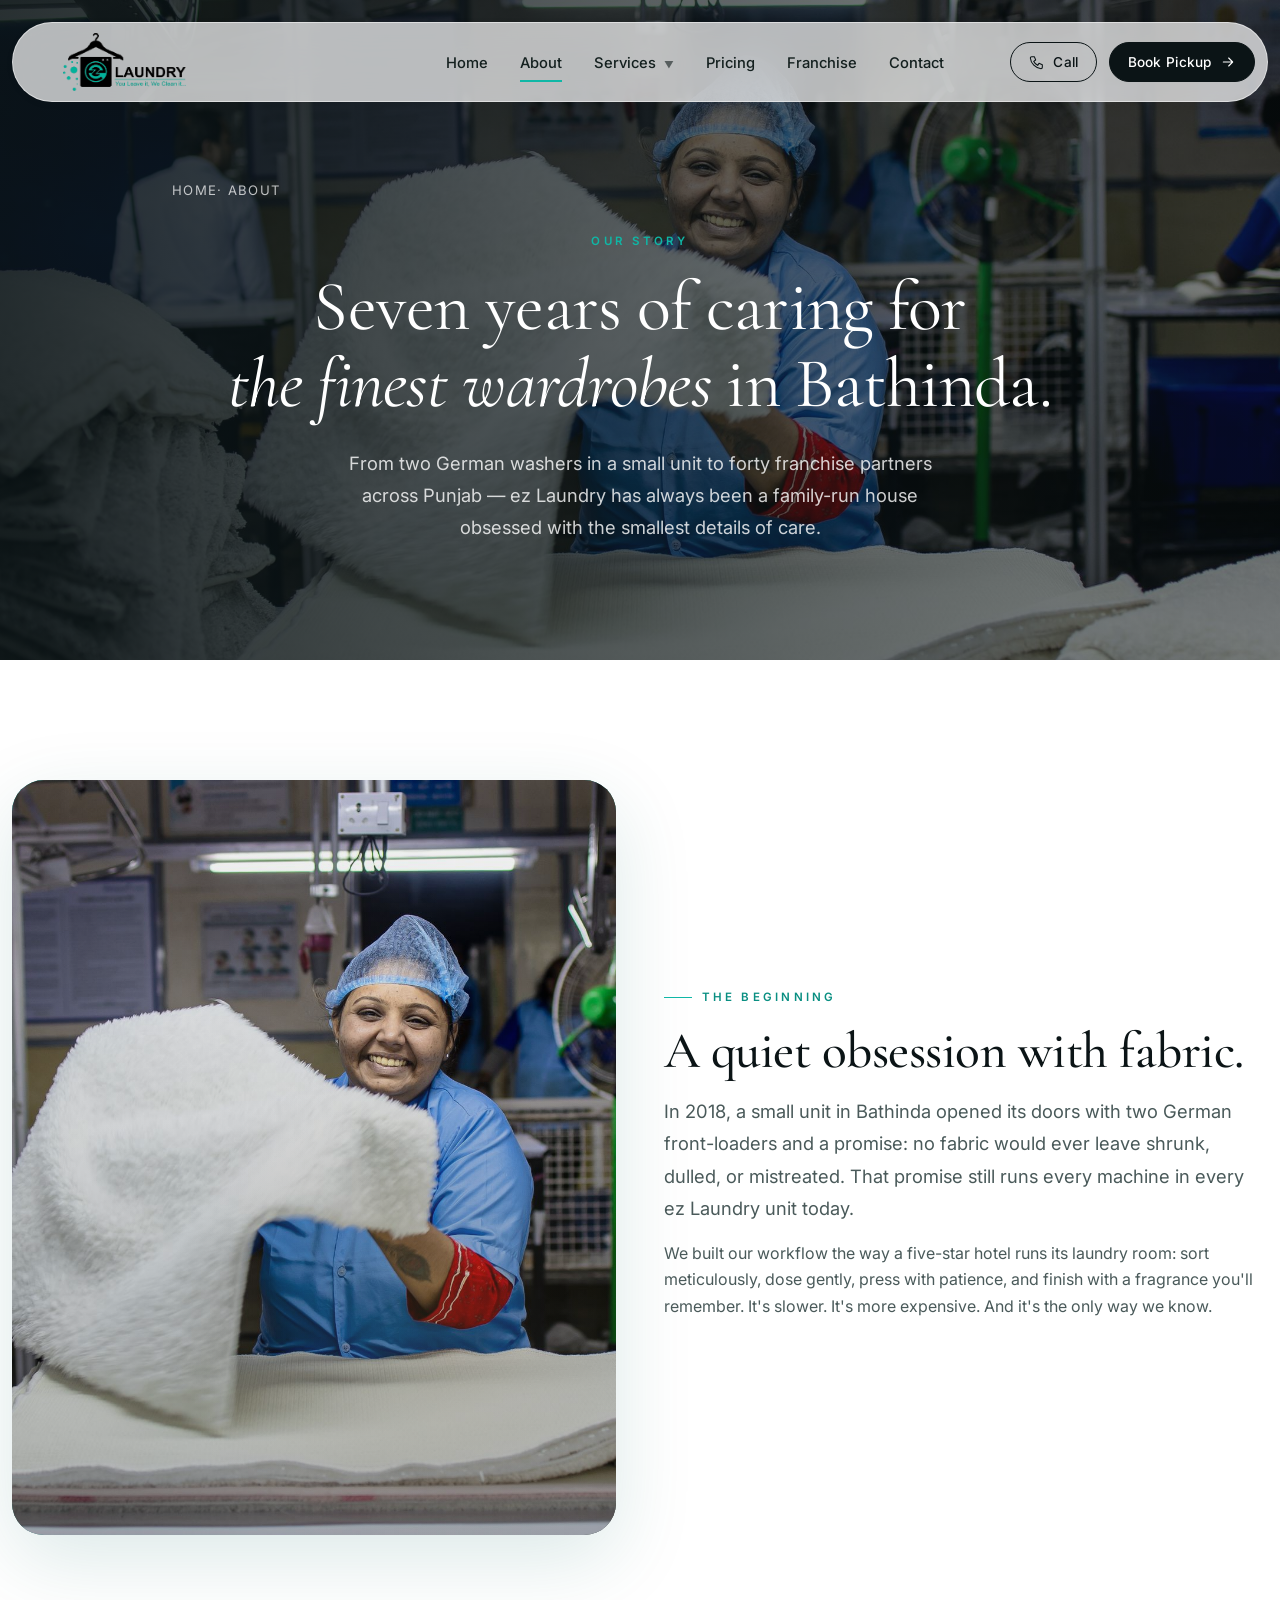
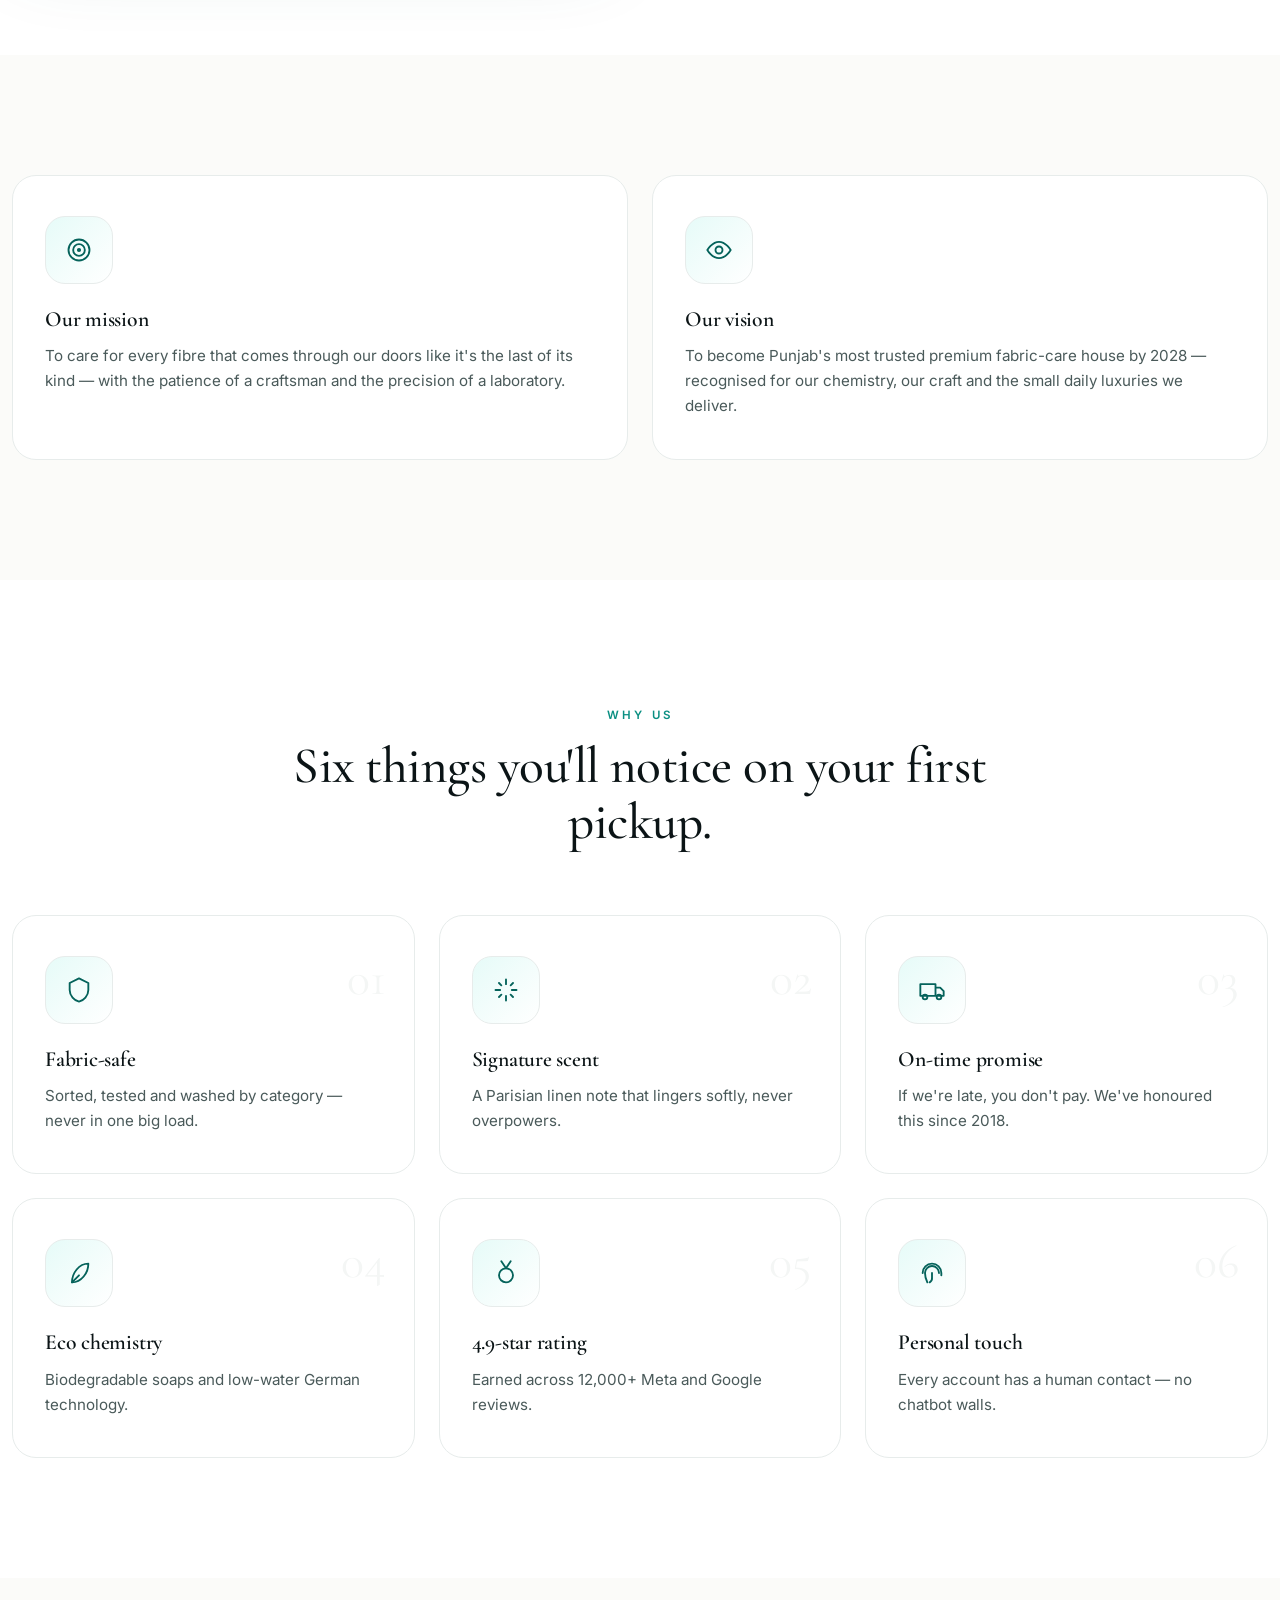
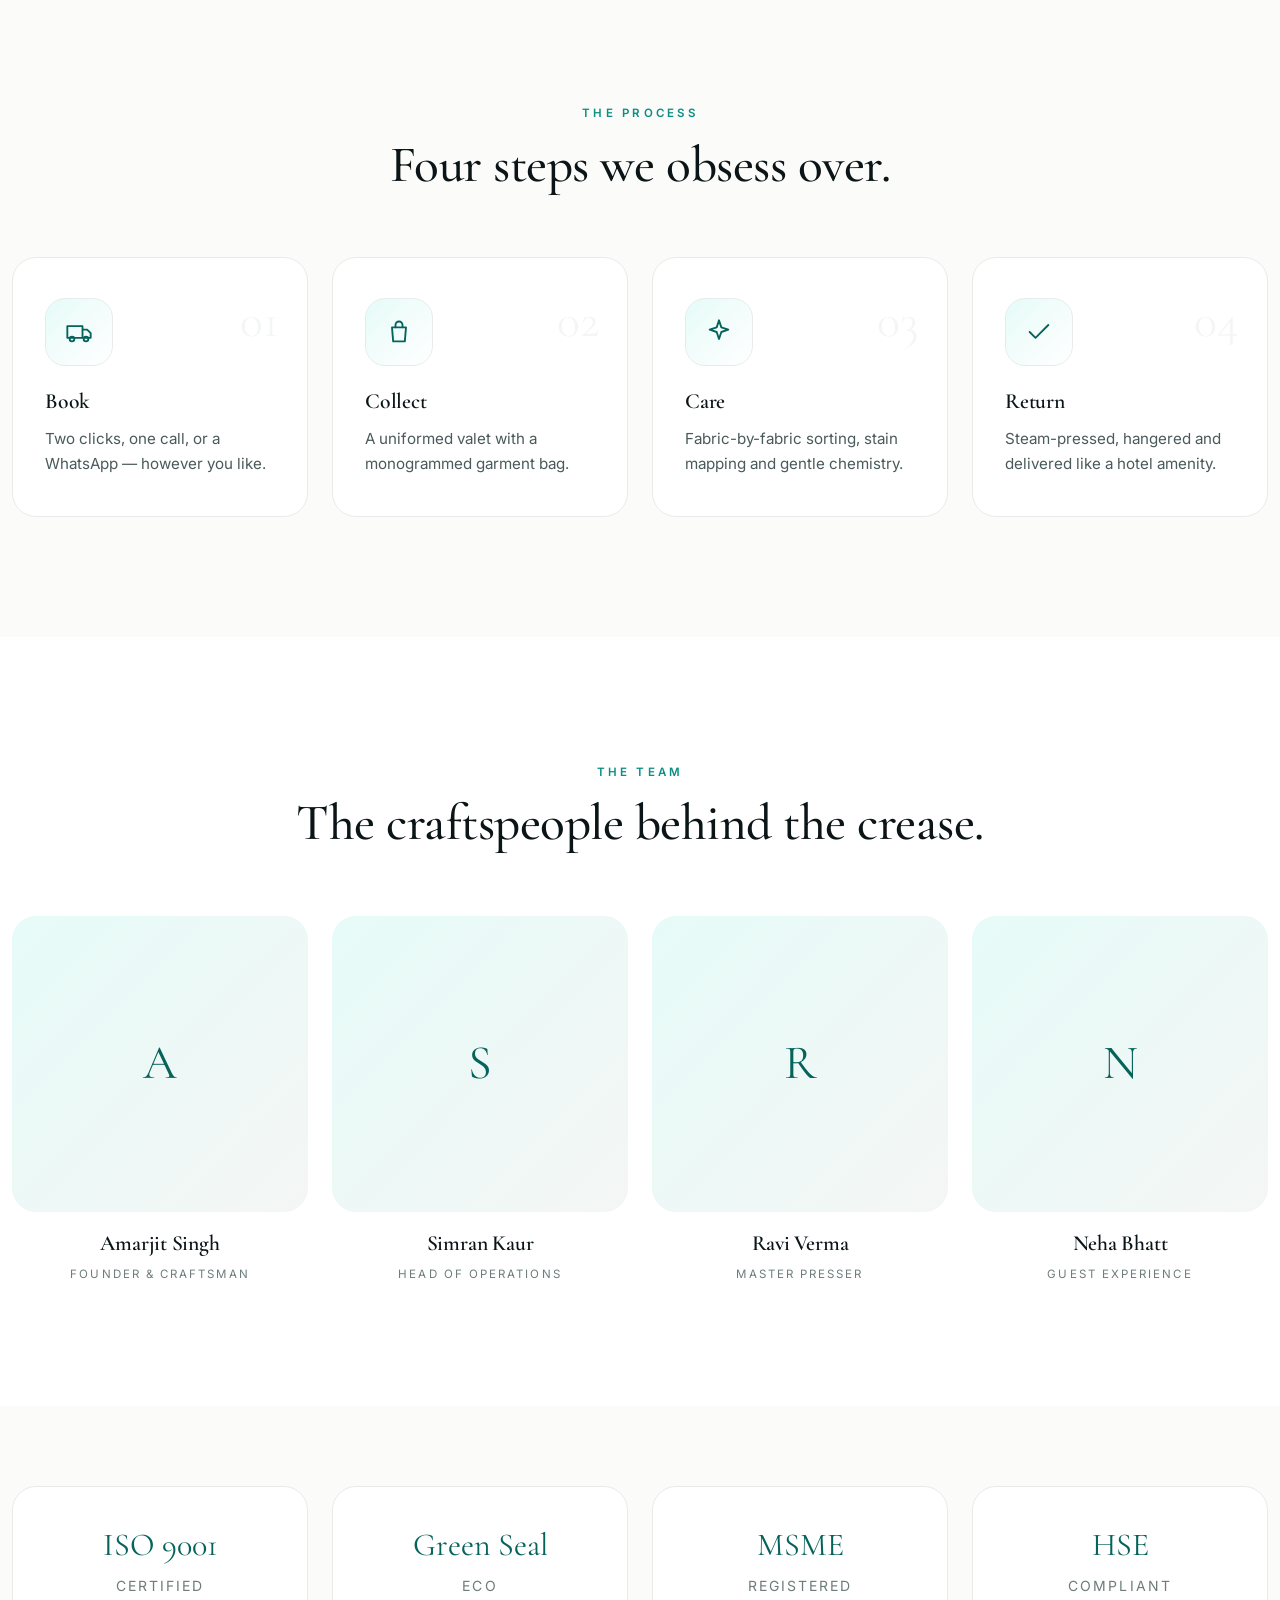
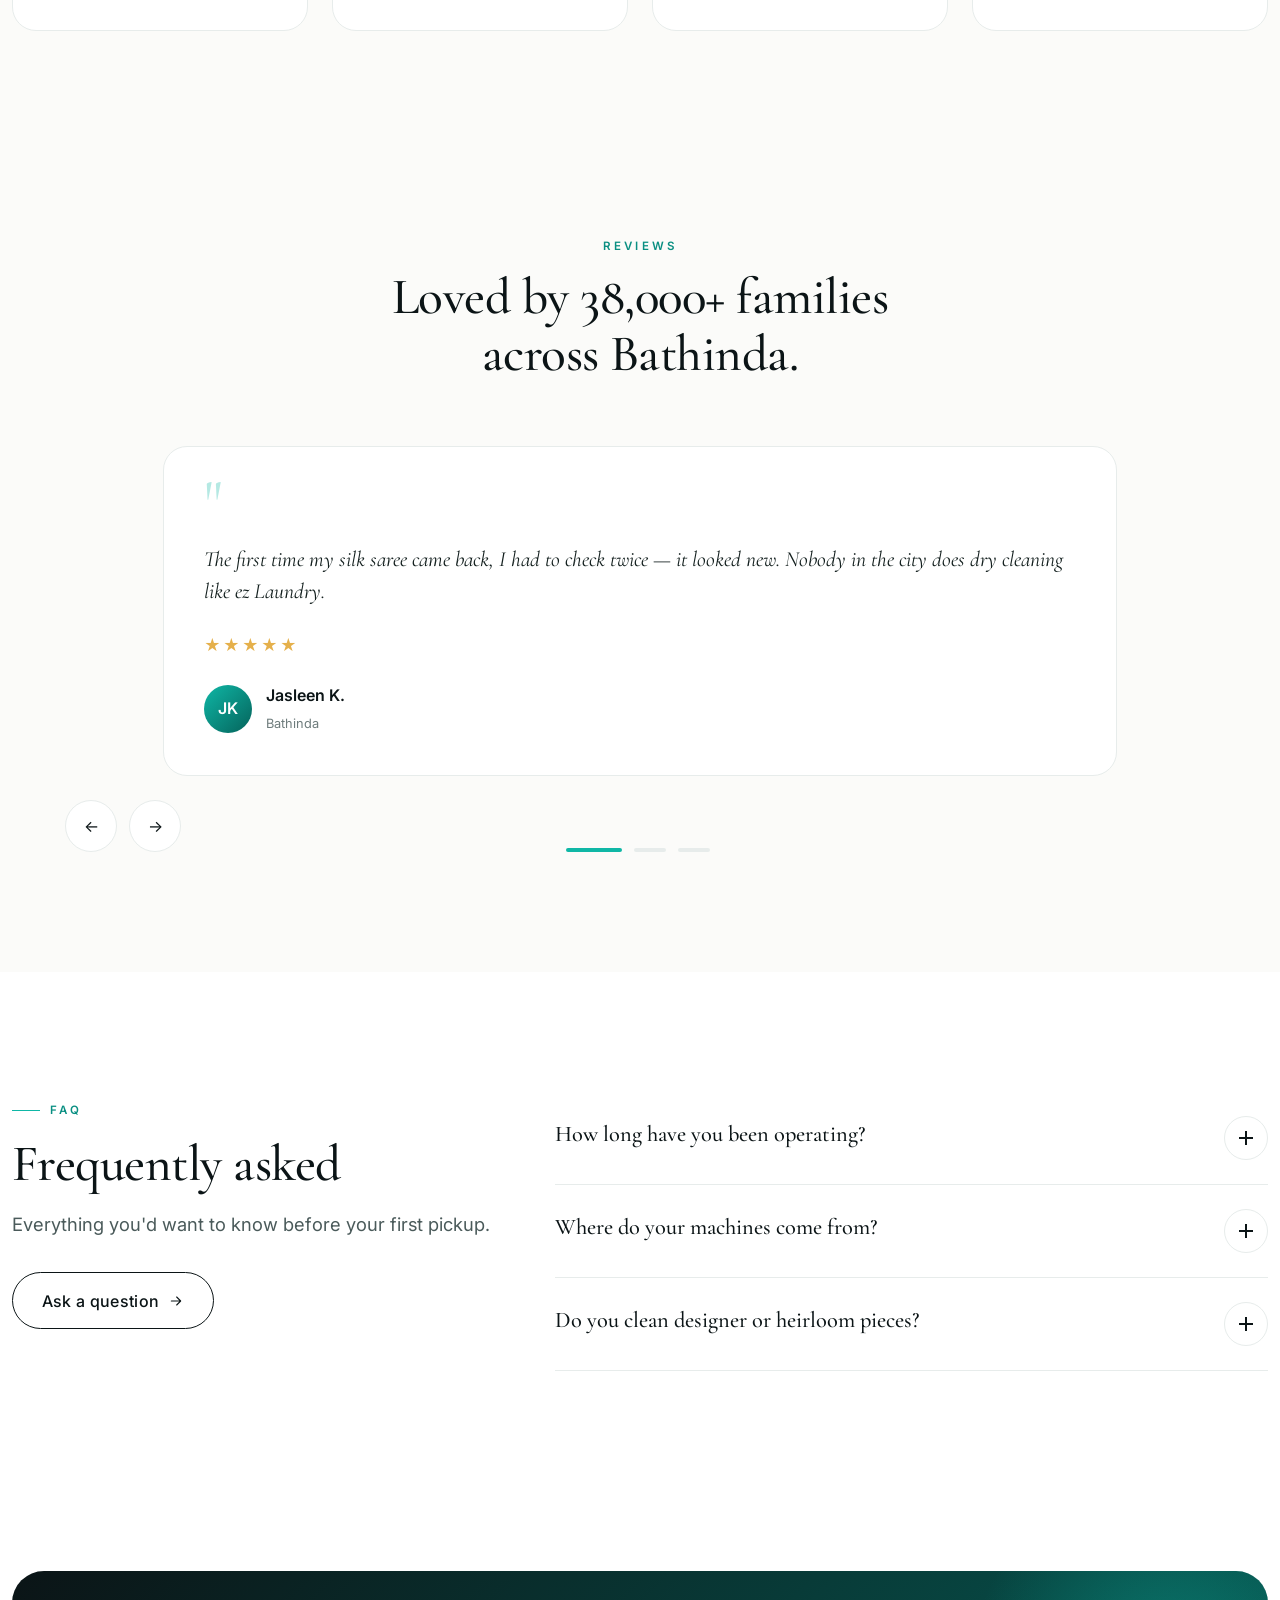
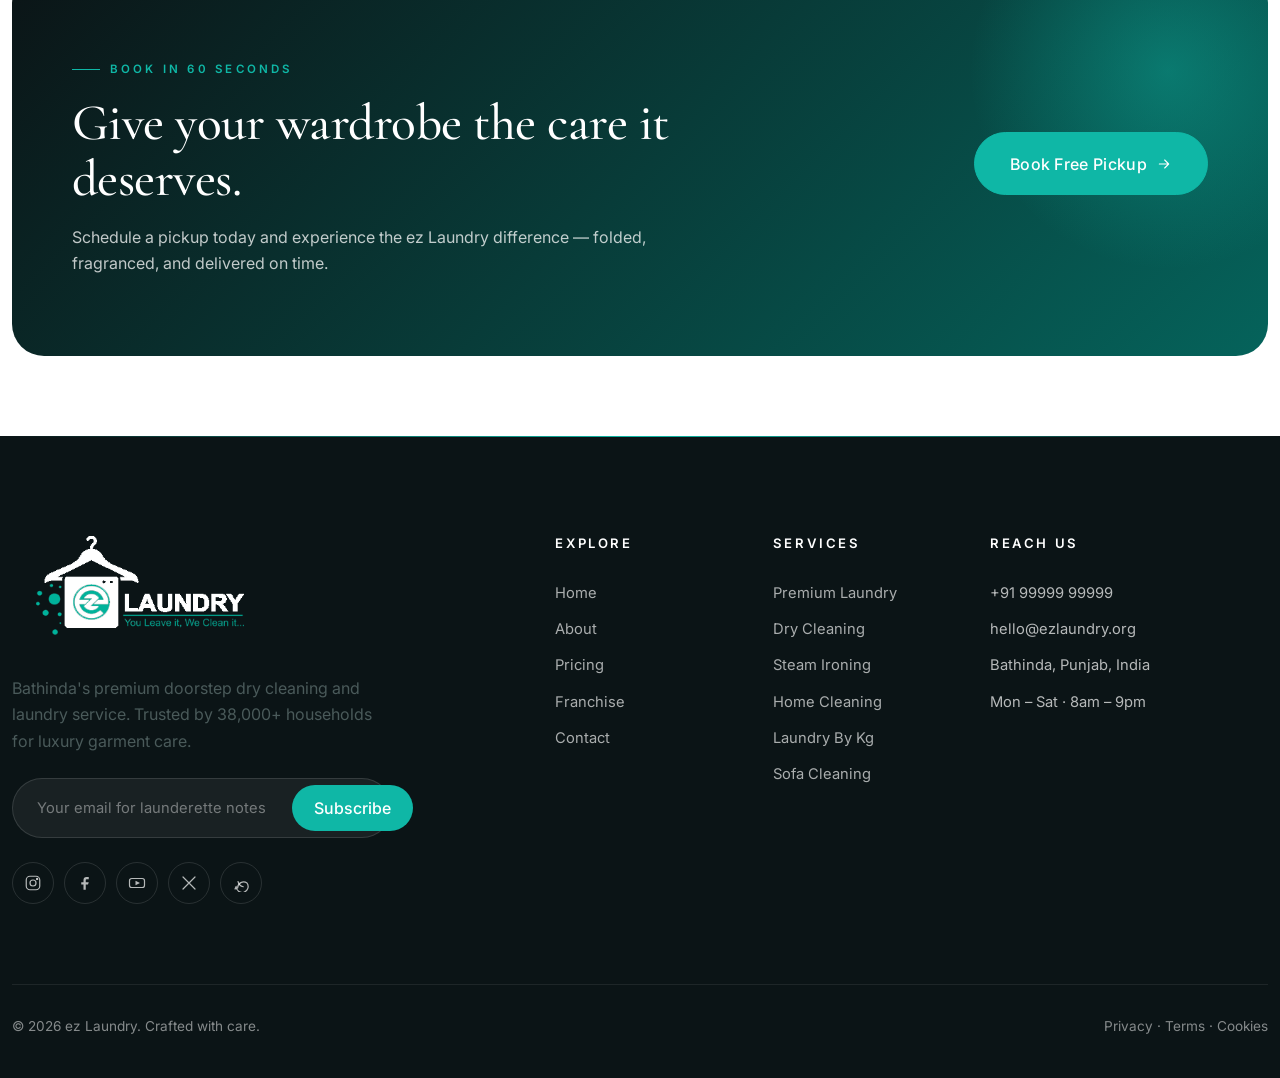
<file: about.html>
<!doctype html>
<html lang="en">
<head>
<meta charset="utf-8">
<meta name="viewport" content="width=device-width, initial-scale=1">
<title>About · ez Laundry</title>
<meta name="description" content="The story, mission and craft team behind Bathinda&#x27;s premium doorstep laundry service.">
<meta name="author" content="EZ Laundry">
<meta property="og:title" content="About · ez Laundry">
<meta property="og:description" content="The story, mission and craft team behind Bathinda&#x27;s premium doorstep laundry service.">
<meta property="og:type" content="website">
<meta name="twitter:card" content="summary_large_image">
<link rel="icon" href="assets/images/favicon.png">
<link rel="preconnect" href="https://fonts.googleapis.com">
<link rel="preconnect" href="https://fonts.gstatic.com" crossorigin>
<link href="https://fonts.googleapis.com/css2?family=Cormorant+Garamond:ital,wght@0,400;0,500;0,600;1,400;1,500&family=Playfair+Display:ital,wght@0,400;0,500;1,400&family=Inter:wght@300;400;500;600;700&display=swap" rel="stylesheet">
<link href="https://cdn.jsdelivr.net/npm/bootstrap@5.3.3/dist/css/bootstrap.min.css" rel="stylesheet">
<link href="assets/css/style.css" rel="stylesheet">
<link href="assets/css/responsive.css" rel="stylesheet">
</head>
<body>
<div class="page-loader">
  <!-- <div class="lg-brand">ez Laundry</div> -->
      <img src="assets/images/logo.png" class="lg-brand" />
<div class="lg-bar"></div></div>
<div class="scroll-progress"></div>

<header class="site-header">
  <div class="container container-xl-custom">
    <div class="nav-inner">
      <a href="index.html" class="brand">
        <!-- <span class="brand-mark">EZ</span>
        <span>ez Laundry <small>Luxury Care</small></span> -->
         <img src="assets/images/logo.png" class="w-50 px-4" />
      </a>
      <nav>
        <ul class="nav-main">
          <li><a href="index.html">Home</a></li>
          <li><a href="about.html">About</a></li>
          <li class="has-mega">
            <a href="#">Services <span class="caret">▼</span></a>
            <div class="mega"><a href="services/premium-laundry.html"><span class="m-ico"><svg width="18" height="18" viewBox="0 0 24 24" fill="none" stroke="currentColor" stroke-width="1.6" stroke-linecap="round" stroke-linejoin="round" aria-hidden="true"><path d="M6 4l-4 4 3 3 3-3v13h12V8l3 3 3-3-4-4-3 2-3-2h-4l-3 2z"/></svg></span><span>Premium Laundry</span></a><a href="services/dry-cleaning.html"><span class="m-ico"><svg width="18" height="18" viewBox="0 0 24 24" fill="none" stroke="currentColor" stroke-width="1.6" stroke-linecap="round" stroke-linejoin="round" aria-hidden="true"><path d="M12 2l2 6 6 2-6 2-2 6-2-6-6-2 6-2z"/></svg></span><span>Dry Cleaning</span></a><a href="services/steam-ironing.html"><span class="m-ico"><svg width="18" height="18" viewBox="0 0 24 24" fill="none" stroke="currentColor" stroke-width="1.6" stroke-linecap="round" stroke-linejoin="round" aria-hidden="true"><path d="M3 18h18M5 18c0-6 4-10 10-10h6l-2 10"/></svg></span><span>Steam Ironing</span></a><a href="services/home-cleaning.html"><span class="m-ico"><svg width="18" height="18" viewBox="0 0 24 24" fill="none" stroke="currentColor" stroke-width="1.6" stroke-linecap="round" stroke-linejoin="round" aria-hidden="true"><path d="M3 12l9-9 9 9M5 10v10h14V10"/></svg></span><span>Home Cleaning</span></a><a href="services/laundry-by-kg.html"><span class="m-ico"><svg width="18" height="18" viewBox="0 0 24 24" fill="none" stroke="currentColor" stroke-width="1.6" stroke-linecap="round" stroke-linejoin="round" aria-hidden="true"><path d="M12 3s6 7 6 12a6 6 0 01-12 0c0-5 6-12 6-12z"/></svg></span><span>Laundry By Kg</span></a><a href="services/sofa-cleaning.html"><span class="m-ico"><svg width="18" height="18" viewBox="0 0 24 24" fill="none" stroke="currentColor" stroke-width="1.6" stroke-linecap="round" stroke-linejoin="round" aria-hidden="true"><path d="M4 12v6h16v-6M6 12V8a2 2 0 012-2h8a2 2 0 012 2v4"/><path d="M2 14h20"/></svg></span><span>Sofa Cleaning</span></a><a href="services/tank-cleaning.html"><span class="m-ico"><svg width="18" height="18" viewBox="0 0 24 24" fill="none" stroke="currentColor" stroke-width="1.6" stroke-linecap="round" stroke-linejoin="round" aria-hidden="true"><path d="M12 2l8 4v6c0 5-4 9-8 10-4-1-8-5-8-10V6l8-4z"/></svg></span><span>Tank Cleaning</span></a><a href="services/bag-cleaning.html"><span class="m-ico"><svg width="18" height="18" viewBox="0 0 24 24" fill="none" stroke="currentColor" stroke-width="1.6" stroke-linecap="round" stroke-linejoin="round" aria-hidden="true"><path d="M6 8h12l-1 12H7L6 8z"/><path d="M9 8V6a3 3 0 016 0v2"/></svg></span><span>Bag Cleaning</span></a><a href="services/shoes-cleaning.html"><span class="m-ico"><svg width="18" height="18" viewBox="0 0 24 24" fill="none" stroke="currentColor" stroke-width="1.6" stroke-linecap="round" stroke-linejoin="round" aria-hidden="true"><path d="M2 16c0-2 2-4 4-4l6-4 10 4v4H2z"/></svg></span><span>Shoes Cleaning</span></a><a href="services/curtain-cleaning.html"><span class="m-ico"><svg width="18" height="18" viewBox="0 0 24 24" fill="none" stroke="currentColor" stroke-width="1.6" stroke-linecap="round" stroke-linejoin="round" aria-hidden="true"><path d="M4 4h16M6 4v16c2 0 3-2 3-4 0 2 1 4 3 4s3-2 3-4c0 2 1 4 3 4V4"/></svg></span><span>Curtain Cleaning</span></a></div>
          </li>
          <li><a href="pricing.html">Pricing</a></li>
          <li><a href="franchise.html">Franchise</a></li>
          <li><a href="contact.html">Contact</a></li>
        </ul>
      </nav>
      <div class="header-cta">
        <a href="tel:+919999999999" class="btn btn-outline-lux btn-sm"><svg width="16" height="16" viewBox="0 0 24 24" fill="none" stroke="currentColor" stroke-width="1.6" stroke-linecap="round" stroke-linejoin="round" aria-hidden="true"><path d="M4 4h4l2 5-3 2a12 12 0 006 6l2-3 5 2v4a2 2 0 01-2 2A18 18 0 012 6a2 2 0 012-2z"/></svg> Call</a>
        <a href="contact.html" class="btn btn-primary-lux btn-sm">Book Pickup <svg width="16" height="16" viewBox="0 0 24 24" fill="none" stroke="currentColor" stroke-width="1.6" stroke-linecap="round" stroke-linejoin="round" aria-hidden="true"><path d="M5 12h14M13 6l6 6-6 6"/></svg></a>
        <button class="nav-toggle" aria-label="Menu"><span></span><span></span><span></span></button>
      </div>
    </div>
  </div>
</header>
<div class="mobile-panel">
  <a href="index.html">Home</a>
  <a href="about.html">About</a>
  <a href="#">Services</a>
  <div class="sub"><a href="services/premium-laundry.html">Premium Laundry</a><a href="services/dry-cleaning.html">Dry Cleaning</a><a href="services/steam-ironing.html">Steam Ironing</a><a href="services/home-cleaning.html">Home Cleaning</a><a href="services/laundry-by-kg.html">Laundry By Kg</a><a href="services/sofa-cleaning.html">Sofa Cleaning</a><a href="services/tank-cleaning.html">Tank Cleaning</a><a href="services/bag-cleaning.html">Bag Cleaning</a><a href="services/shoes-cleaning.html">Shoes Cleaning</a><a href="services/curtain-cleaning.html">Curtain Cleaning</a></div>
  <a href="pricing.html">Pricing</a>
  <a href="franchise.html">Franchise</a>
  <a href="contact.html">Contact</a>
  <a href="contact.html" class="btn btn-primary-lux mt-4">Book Pickup <svg width="16" height="16" viewBox="0 0 24 24" fill="none" stroke="currentColor" stroke-width="1.6" stroke-linecap="round" stroke-linejoin="round" aria-hidden="true"><path d="M5 12h14M13 6l6 6-6 6"/></svg></a>
</div>
<div class="overlay"></div>

<section class="page-hero photo-hero about-photo-hero">
  <div class="container container-xl-custom">
    <div class="row justify-content-center text-center">
      <div class="col-lg-9 reveal">
        <div class="breadcrumb"><a href="index.html">Home</a> · About</div>
        <span class="eyebrow center">Our story</span>
        <h1 class="mt-3">Seven years of caring for<br><em>the finest wardrobes</em> in Bathinda.</h1>
        <p class="lead-lg mx-auto mt-4">From two German washers in a small unit to forty franchise partners across Punjab — ez Laundry has always been a family-run house obsessed with the smallest details of care.</p>
      </div>
    </div>
  </div>
</section>

<section class="section">
  <div class="container container-xl-custom">
    <div class="row g-5 align-items-center">
      <div class="col-lg-6 reveal left">
        <div class="hero-visual u-migrated-inline-001"><div class="hv-img"><img src="assets/images/about-workshop.jpg" alt="Professional laundry team working in a modern cleaning facility" width="1920" height="1280" loading="lazy"></div></div>
      </div>
      <div class="col-lg-6 reveal right">
        <span class="eyebrow">The beginning</span>
        <h2 class="mt-3">A quiet obsession with fabric.</h2>
        <p class="lead-lg mt-3">In 2018, a small unit in Bathinda opened its doors with two German front-loaders and a promise: no fabric would ever leave shrunk, dulled, or mistreated. That promise still runs every machine in every ez Laundry unit today.</p>
        <p class="mt-3">We built our workflow the way a five-star hotel runs its laundry room: sort meticulously, dose gently, press with patience, and finish with a fragrance you'll remember. It's slower. It's more expensive. And it's the only way we know.</p>
      </div>
    </div>
  </div>
</section>

<section class="section u-migrated-inline-005">
  <div class="container container-xl-custom">
    <div class="row g-4">
      <div class="col-md-6 reveal left">
        <div class="lux-card"><div class="ico-lg"><svg width="28" height="28" viewBox="0 0 24 24" fill="none" stroke="currentColor" stroke-width="1.6" stroke-linecap="round" stroke-linejoin="round" aria-hidden="true"><circle cx="12" cy="12" r="9"/><circle cx="12" cy="12" r="5"/><circle cx="12" cy="12" r="1" fill="currentColor"/></svg></div><h4>Our mission</h4><p>To care for every fibre that comes through our doors like it's the last of its kind — with the patience of a craftsman and the precision of a laboratory.</p></div>
      </div>
      <div class="col-md-6 reveal right">
        <div class="lux-card"><div class="ico-lg"><svg width="28" height="28" viewBox="0 0 24 24" fill="none" stroke="currentColor" stroke-width="1.6" stroke-linecap="round" stroke-linejoin="round" aria-hidden="true"><path d="M2 12s4-7 10-7 10 7 10 7-4 7-10 7-10-7-10-7z"/><circle cx="12" cy="12" r="3"/></svg></div><h4>Our vision</h4><p>To become Punjab's most trusted premium fabric-care house by 2028 — recognised for our chemistry, our craft and the small daily luxuries we deliver.</p></div>
      </div>
    </div>
  </div>
</section>

<section class="section">
  <div class="container container-xl-custom">
    <div class="sh-wrap center reveal"><span class="eyebrow center">Why us</span><h2>Six things you'll notice on your first pickup.</h2></div>
    <div class="row g-4">
      <div class="col-md-6 col-lg-4 reveal"><div class="lux-card"><span class="num">01</span><div class="ico-lg"><svg width="28" height="28" viewBox="0 0 24 24" fill="none" stroke="currentColor" stroke-width="1.6" stroke-linecap="round" stroke-linejoin="round" aria-hidden="true"><path d="M12 2l8 4v6c0 5-4 9-8 10-4-1-8-5-8-10V6l8-4z"/></svg></div><h4>Fabric-safe</h4><p>Sorted, tested and washed by category — never in one big load.</p></div></div><div class="col-md-6 col-lg-4 reveal"><div class="lux-card"><span class="num">02</span><div class="ico-lg"><svg width="28" height="28" viewBox="0 0 24 24" fill="none" stroke="currentColor" stroke-width="1.6" stroke-linecap="round" stroke-linejoin="round" aria-hidden="true"><path d="M12 3v4M12 17v4M3 12h4M17 12h4M6 6l2 2M16 16l2 2M6 18l2-2M16 8l2-2"/></svg></div><h4>Signature scent</h4><p>A Parisian linen note that lingers softly, never overpowers.</p></div></div><div class="col-md-6 col-lg-4 reveal"><div class="lux-card"><span class="num">03</span><div class="ico-lg"><svg width="28" height="28" viewBox="0 0 24 24" fill="none" stroke="currentColor" stroke-width="1.6" stroke-linecap="round" stroke-linejoin="round" aria-hidden="true"><path d="M2 7h13v10H2zM15 10h4l3 3v4h-7z"/><circle cx="6" cy="18" r="2"/><circle cx="18" cy="18" r="2"/></svg></div><h4>On-time promise</h4><p>If we're late, you don't pay. We've honoured this since 2018.</p></div></div><div class="col-md-6 col-lg-4 reveal"><div class="lux-card"><span class="num">04</span><div class="ico-lg"><svg width="28" height="28" viewBox="0 0 24 24" fill="none" stroke="currentColor" stroke-width="1.6" stroke-linecap="round" stroke-linejoin="round" aria-hidden="true"><path d="M20 4c0 8-6 16-14 16 0-8 6-16 14-16z"/><path d="M6 20l6-6"/></svg></div><h4>Eco chemistry</h4><p>Biodegradable soaps and low-water German technology.</p></div></div><div class="col-md-6 col-lg-4 reveal"><div class="lux-card"><span class="num">05</span><div class="ico-lg"><svg width="28" height="28" viewBox="0 0 24 24" fill="none" stroke="currentColor" stroke-width="1.6" stroke-linecap="round" stroke-linejoin="round" aria-hidden="true"><circle cx="12" cy="14" r="6"/><path d="M8 2l4 6 4-6"/></svg></div><h4>4.9-star rating</h4><p>Earned across 12,000+ Meta and Google reviews.</p></div></div><div class="col-md-6 col-lg-4 reveal"><div class="lux-card"><span class="num">06</span><div class="ico-lg"><svg width="28" height="28" viewBox="0 0 24 24" fill="none" stroke="currentColor" stroke-width="1.6" stroke-linecap="round" stroke-linejoin="round" aria-hidden="true"><path d="M12 4a8 8 0 018 8v2M4 12a8 8 0 018-8M8 20c-1-2-2-4-2-8a6 6 0 0112 0M12 12v4a4 4 0 01-2 4"/></svg></div><h4>Personal touch</h4><p>Every account has a human contact — no chatbot walls.</p></div></div>
    </div>
  </div>
</section>

<section class="section u-migrated-inline-005">
  <div class="container container-xl-custom">
    <div class="sh-wrap center reveal"><span class="eyebrow center">The process</span><h2>Four steps we obsess over.</h2></div>
    <div class="row g-4">
        <div class="col-md-6 col-lg-3 reveal u-migrated-inline-046">
          <div class="lux-card">
            <span class="num">01</span>
            <div class="ico-lg"><svg width="28" height="28" viewBox="0 0 24 24" fill="none" stroke="currentColor" stroke-width="1.6" stroke-linecap="round" stroke-linejoin="round" aria-hidden="true"><path d="M2 7h13v10H2zM15 10h4l3 3v4h-7z"/><circle cx="6" cy="18" r="2"/><circle cx="18" cy="18" r="2"/></svg></div>
            <h4>Book</h4>
            <p>Two clicks, one call, or a WhatsApp — however you like.</p>
          </div>
        </div>
        <div class="col-md-6 col-lg-3 reveal u-migrated-inline-053">
          <div class="lux-card">
            <span class="num">02</span>
            <div class="ico-lg"><svg width="28" height="28" viewBox="0 0 24 24" fill="none" stroke="currentColor" stroke-width="1.6" stroke-linecap="round" stroke-linejoin="round" aria-hidden="true"><path d="M6 8h12l-1 12H7L6 8z"/><path d="M9 8V6a3 3 0 016 0v2"/></svg></div>
            <h4>Collect</h4>
            <p>A uniformed valet with a monogrammed garment bag.</p>
          </div>
        </div>
        <div class="col-md-6 col-lg-3 reveal u-migrated-inline-048">
          <div class="lux-card">
            <span class="num">03</span>
            <div class="ico-lg"><svg width="28" height="28" viewBox="0 0 24 24" fill="none" stroke="currentColor" stroke-width="1.6" stroke-linecap="round" stroke-linejoin="round" aria-hidden="true"><path d="M12 2l2 6 6 2-6 2-2 6-2-6-6-2 6-2z"/></svg></div>
            <h4>Care</h4>
            <p>Fabric-by-fabric sorting, stain mapping and gentle chemistry.</p>
          </div>
        </div>
        <div class="col-md-6 col-lg-3 reveal u-migrated-inline-050">
          <div class="lux-card">
            <span class="num">04</span>
            <div class="ico-lg"><svg width="28" height="28" viewBox="0 0 24 24" fill="none" stroke="currentColor" stroke-width="1.6" stroke-linecap="round" stroke-linejoin="round" aria-hidden="true"><path d="M4 12l5 5L20 6"/></svg></div>
            <h4>Return</h4>
            <p>Steam-pressed, hangered and delivered like a hotel amenity.</p>
          </div>
        </div></div>
  </div>
</section>

<section class="section">
  <div class="container container-xl-custom">
    <div class="sh-wrap center reveal"><span class="eyebrow center">The team</span><h2>The craftspeople behind the crease.</h2></div>
    <div class="row g-4">
      <div class="col-6 col-lg-3 reveal">
        <div class="team-card">
          <div class="avatar">A</div>
          <h4>Amarjit Singh</h4>
          <small>Founder & Craftsman</small>
        </div>
      </div>
      <div class="col-6 col-lg-3 reveal">
        <div class="team-card">
          <div class="avatar">S</div>
          <h4>Simran Kaur</h4>
          <small>Head of Operations</small>
        </div>
      </div>
      <div class="col-6 col-lg-3 reveal">
        <div class="team-card">
          <div class="avatar">R</div>
          <h4>Ravi Verma</h4>
          <small>Master Presser</small>
        </div>
      </div>
      <div class="col-6 col-lg-3 reveal">
        <div class="team-card">
          <div class="avatar">N</div>
          <h4>Neha Bhatt</h4>
          <small>Guest Experience</small>
        </div>
      </div></div>
  </div>
</section>

<section class="section-sm u-migrated-inline-005">
  <div class="container container-xl-custom">
    <div class="row g-4 justify-content-center text-center">
      <div class="col-6 col-md-3 reveal"><div class="u-migrated-inline-032"><div class="u-migrated-inline-017">ISO 9001</div><small class="u-migrated-inline-025">Certified</small></div></div><div class="col-6 col-md-3 reveal"><div class="u-migrated-inline-032"><div class="u-migrated-inline-017">Green Seal</div><small class="u-migrated-inline-025">Eco</small></div></div><div class="col-6 col-md-3 reveal"><div class="u-migrated-inline-032"><div class="u-migrated-inline-017">MSME</div><small class="u-migrated-inline-025">Registered</small></div></div><div class="col-6 col-md-3 reveal"><div class="u-migrated-inline-032"><div class="u-migrated-inline-017">HSE</div><small class="u-migrated-inline-025">Compliant</small></div></div>
    </div>
  </div>
</section>


<section class="section testimonials">
  <div class="container container-xl-custom">
    <div class="sh-wrap center reveal">
      <span class="eyebrow center">Reviews</span>
      <h2>Loved by 38,000+ families<br>across Bathinda.</h2>
    </div>
    <div class="row justify-content-center" data-testimonials>
      <div class="col-lg-11">
        <div class="row">
      <div class="t-slide col-12">
        <div class="row g-4 justify-content-center">
          <div class="col-lg-10">
            <div class="t-card">
              <div class="quote-mark">"</div>
              <blockquote>The first time my silk saree came back, I had to check twice — it looked new. Nobody in the city does dry cleaning like ez Laundry.</blockquote>
              <div class="stars">★★★★★</div>
              <div class="who">
                <div class="avatar">JK</div>
                <div><strong>Jasleen K.</strong><small>Bathinda</small></div>
              </div>
            </div>
          </div>
        </div>
      </div>
      <div class="t-slide col-12">
        <div class="row g-4 justify-content-center">
          <div class="col-lg-10">
            <div class="t-card">
              <div class="quote-mark">"</div>
              <blockquote>Pickup was on time, delivery early. Shirts pressed to hotel standard. This is easily worth twice what they charge.</blockquote>
              <div class="stars">★★★★★</div>
              <div class="who">
                <div class="avatar">RS</div>
                <div><strong>Rohit S.</strong><small>Model Town</small></div>
              </div>
            </div>
          </div>
        </div>
      </div>
      <div class="t-slide col-12">
        <div class="row g-4 justify-content-center">
          <div class="col-lg-10">
            <div class="t-card">
              <div class="quote-mark">"</div>
              <blockquote>I've moved cities twice and never found service like this. The app updates, the fragrance, the folding — every touch is thoughtful.</blockquote>
              <div class="stars">★★★★★</div>
              <div class="who">
                <div class="avatar">AM</div>
                <div><strong>Anjali M.</strong><small>Green Avenue</small></div>
              </div>
            </div>
          </div>
        </div>
      </div></div>
        <div class="d-flex justify-content-between align-items-center mt-4">
          <div class="slider-arrows"><button data-prev aria-label="Prev">←</button><button data-next aria-label="Next">→</button></div>
          <div class="slider-nav"><button class="active" aria-label="Slide 1"></button><button class="" aria-label="Slide 2"></button><button class="" aria-label="Slide 3"></button></div>
          <div class="u-migrated-inline-054"></div>
        </div>
      </div>
    </div>
  </div>
</section>

<section class="section" id="faq">
  <div class="container container-xl-custom">
    <div class="row g-5">
      <div class="col-lg-5 reveal left">
        <span class="eyebrow">FAQ</span>
        <h2 class="mt-3">Frequently asked</h2>
        <p class="lead-lg mt-3">Everything you'd want to know before your first pickup.</p>
        <a href="contact.html" class="btn btn-outline-lux mt-3">Ask a question <svg width="16" height="16" viewBox="0 0 24 24" fill="none" stroke="currentColor" stroke-width="1.6" stroke-linecap="round" stroke-linejoin="round" aria-hidden="true"><path d="M5 12h14M13 6l6 6-6 6"/></svg></a>
      </div>
      <div class="col-lg-7">
    <div class="faq-item reveal">
      <div class="faq-q">How long have you been operating?<span class="plus"></span></div>
      <div class="faq-a">We opened our first ez Laundry unit in Bathinda in 2018. Seven years, 40+ franchise partners, and just over two million kilograms of care later — we're still family-run.</div>
    </div>
    <div class="faq-item reveal">
      <div class="faq-q">Where do your machines come from?<span class="plus"></span></div>
      <div class="faq-a">Front-loaders and finishing equipment are sourced from Germany and Italy. It's a heavier upfront cost, but every fibre notices.</div>
    </div>
    <div class="faq-item reveal">
      <div class="faq-q">Do you clean designer or heirloom pieces?<span class="plus"></span></div>
      <div class="faq-a">Yes — every couture piece is hand-inspected, cleaned separately and finished by our senior craft team. Ask for the Couture service when you book.</div>
    </div></div>
    </div>
  </div>
</section>

<section class="section-sm">
  <div class="container container-xl-custom">
    <div class="cta-banner reveal">
      <div class="row align-items-center g-4 position-relative">
        <div class="col-lg-7">
          <span class="eyebrow u-migrated-inline-008">Book in 60 seconds</span>
          <h2 class="mt-3">Give your wardrobe the care it deserves.</h2>
          <p class="mt-3 mb-0">Schedule a pickup today and experience the ez Laundry difference — folded, fragranced, and delivered on time.</p>
        </div>
        <div class="col-lg-5 text-lg-end">
          <a href="contact.html" class="btn btn-teal btn-lg">Book Free Pickup <svg width="16" height="16" viewBox="0 0 24 24" fill="none" stroke="currentColor" stroke-width="1.6" stroke-linecap="round" stroke-linejoin="round" aria-hidden="true"><path d="M5 12h14M13 6l6 6-6 6"/></svg></a>
          <!-- <div class="mt-3"><a href="tel:+919999999999" class="text-white-50">or call +91 99999 99999</a></div> -->
        </div>
      </div>
    </div>
  </div>
</section>

<footer class="site-footer">
  <div class="container container-xl-custom">
    <div class="row g-5">
      <div class="col-lg-4">
        <a href="index.html" class="brand mb-4">
          <!-- <span class="brand-mark">EZ</span>
          <span>ez Laundry <small>Luxury Care</small></span> -->
          <img src="assets/images/logo-white.png" class="w-75 px-4" />
        </a>
        <p class="mt-3 u-migrated-inline-029">Bathinda's premium doorstep dry cleaning and laundry service. Trusted by 38,000+ households for luxury garment care.</p>
        <div class="foot-newsletter mt-4">
          <input type="email" placeholder="Your email for launderette notes">
          <button type="button">Subscribe</button>
        </div>
        <div class="social-row mt-4">
          <a href="#" aria-label="Instagram"><svg width="18" height="18" viewBox="0 0 24 24" fill="none" stroke="currentColor" stroke-width="1.6" stroke-linecap="round" stroke-linejoin="round" aria-hidden="true"><rect x="3" y="3" width="18" height="18" rx="5"/><circle cx="12" cy="12" r="4"/><circle cx="17.5" cy="6.5" r=".8" fill="currentColor"/></svg></a>
          <a href="#" aria-label="Facebook"><svg width="18" height="18" viewBox="0 0 24 24" fill="none" stroke="currentColor" stroke-width="1.6" stroke-linecap="round" stroke-linejoin="round" aria-hidden="true"><path d="M14 7h3V4h-3a4 4 0 00-4 4v3H7v3h3v7h3v-7h3l1-3h-4V8c0-.6.4-1 1-1z" fill="currentColor" stroke="none"/></svg></a>
          <a href="#" aria-label="YouTube"><svg width="18" height="18" viewBox="0 0 24 24" fill="none" stroke="currentColor" stroke-width="1.6" stroke-linecap="round" stroke-linejoin="round" aria-hidden="true"><rect x="2" y="6" width="20" height="12" rx="3"/><path d="M10 9l6 3-6 3z" fill="currentColor" stroke="none"/></svg></a>
          <a href="#" aria-label="X"><svg width="18" height="18" viewBox="0 0 24 24" fill="none" stroke="currentColor" stroke-width="1.6" stroke-linecap="round" stroke-linejoin="round" aria-hidden="true"><path d="M4 4l16 16M20 4L4 20"/></svg></a>
          <a href="#" aria-label="WhatsApp"><svg width="18" height="18" viewBox="0 0 24 24" fill="none" stroke="currentColor" stroke-width="1.6" stroke-linecap="round" stroke-linejoin="round" aria-hidden="true"><path d="M20 12a8 8 0 11-14.5 4.6L4 20l3.5-1.4A8 8 0 0120 12z"/><path d="M8 10c1 4 3 6 7 7"/></svg></a>
        </div>
      </div>
      <div class="col-6 col-lg-2 offset-lg-1">
        <h5>Explore</h5>
        <ul>
          <li><a href="index.html">Home</a></li>
          <li><a href="about.html">About</a></li>
          <li><a href="pricing.html">Pricing</a></li>
          <li><a href="franchise.html">Franchise</a></li>
          <li><a href="contact.html">Contact</a></li>
        </ul>
      </div>
      <div class="col-6 col-lg-2">
        <h5>Services</h5>
        <ul><li><a href="services/premium-laundry.html">Premium Laundry</a></li><li><a href="services/dry-cleaning.html">Dry Cleaning</a></li><li><a href="services/steam-ironing.html">Steam Ironing</a></li><li><a href="services/home-cleaning.html">Home Cleaning</a></li><li><a href="services/laundry-by-kg.html">Laundry By Kg</a></li><li><a href="services/sofa-cleaning.html">Sofa Cleaning</a></li></ul>
      </div>
      <div class="col-lg-3">
        <h5>Reach Us</h5>
        <ul>
          <li>+91 99999 99999</li>
          <li>hello@ezlaundry.org</li>
          <li>Bathinda, Punjab, India</li>
          <li>Mon – Sat · 8am – 9pm</li>
        </ul>
      </div>
    </div>
    <div class="foot-bottom">
      <span>© <span data-year></span> ez Laundry. Crafted with care.</span>
      <span>Privacy · Terms · Cookies</span>
    </div>
  </div>
</footer>
<button class="scroll-top" aria-label="Back to top"><svg width="18" height="18" viewBox="0 0 24 24" fill="none" stroke="currentColor" stroke-width="1.6" stroke-linecap="round" stroke-linejoin="round" aria-hidden="true"><path d="M5 12h14M13 6l6 6-6 6"/></svg></button>
<div class="lightbox" role="dialog" aria-hidden="true"><div class="lb-inner"></div></div>
<script src="assets/js/script.js"></script>
</body></html>
</file>
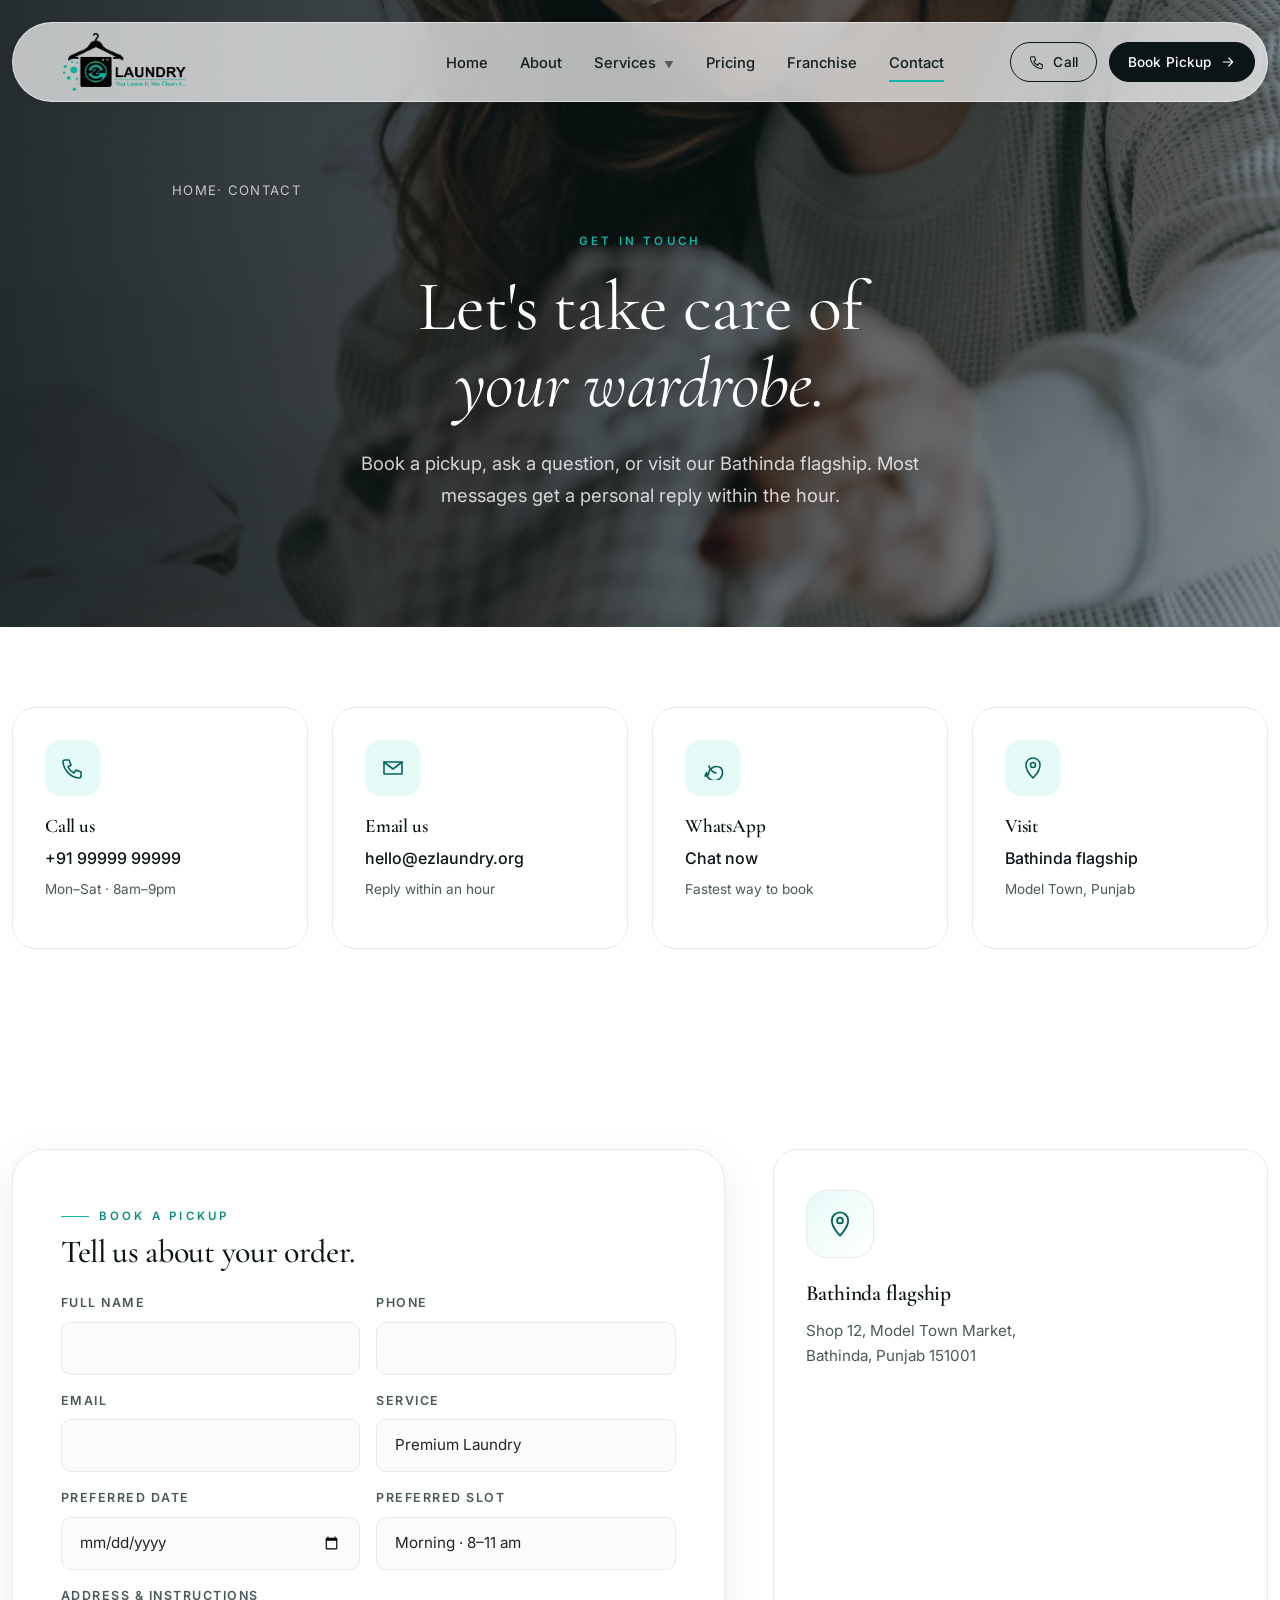
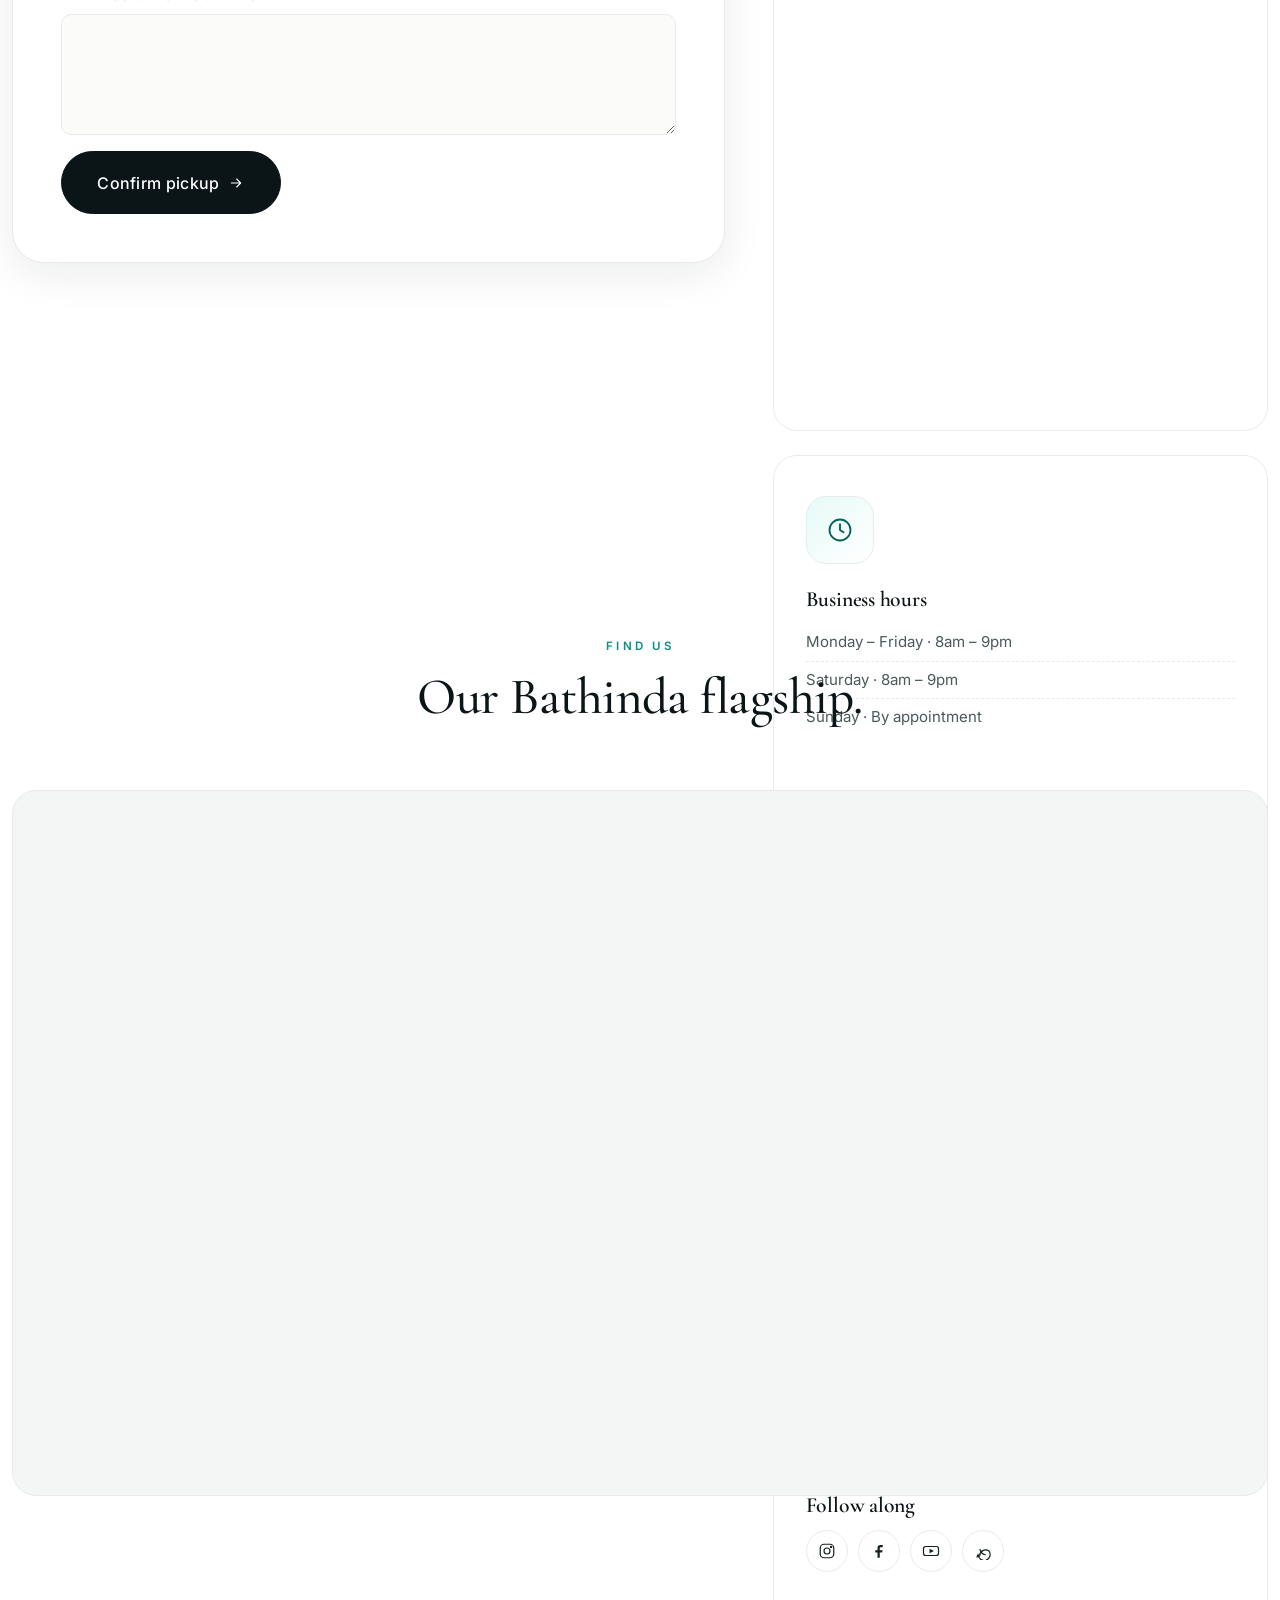
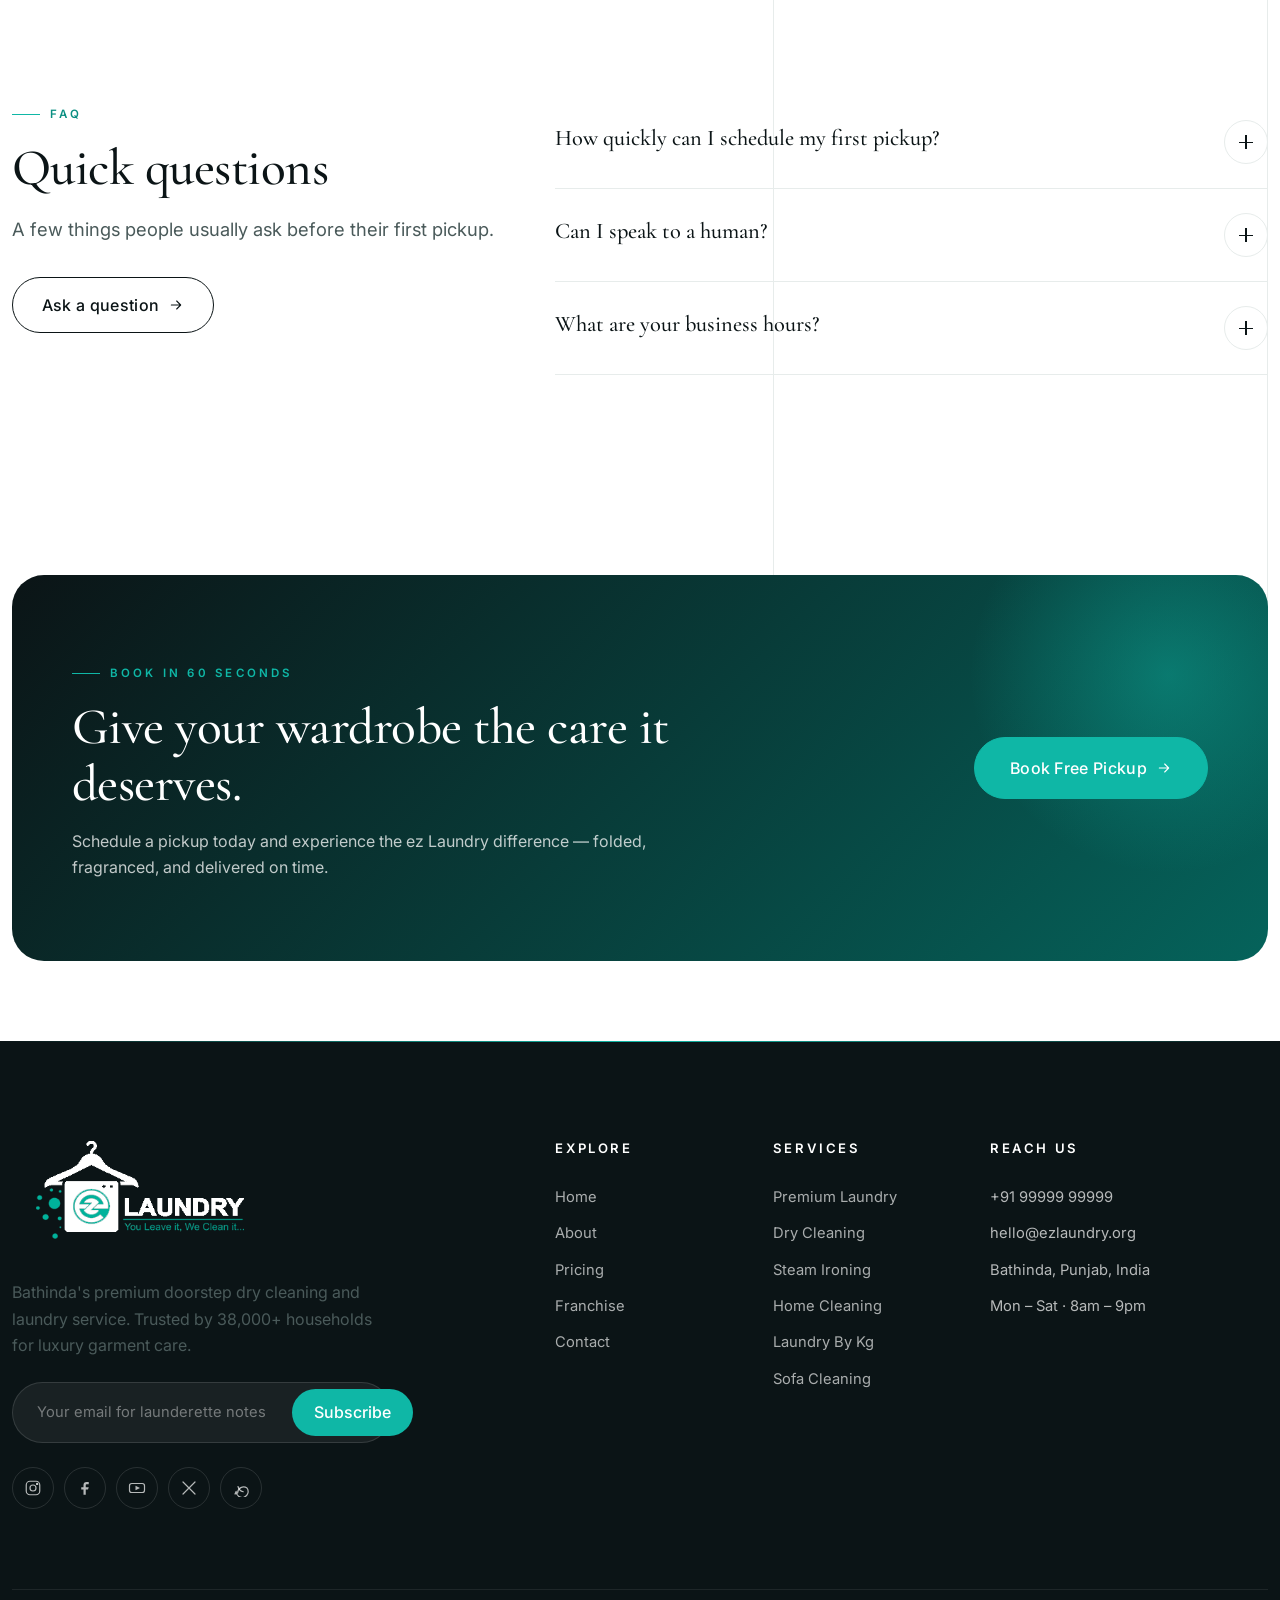
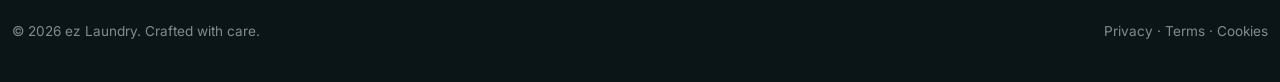
<file: contact.html>
<!doctype html>
<html lang="en">
<head>
<meta charset="utf-8">
<meta name="viewport" content="width=device-width, initial-scale=1">
<title>Contact · ez Laundry</title>
<meta name="description" content="Book a pickup, ask a question or drop by our Bathinda flagship. We usually reply within an hour.">
<meta name="author" content="EZ Laundry">
<meta property="og:title" content="Contact · ez Laundry">
<meta property="og:description" content="Book a pickup, ask a question or drop by our Bathinda flagship. We usually reply within an hour.">
<meta property="og:type" content="website">
<meta name="twitter:card" content="summary_large_image">
 <link rel="icon" href="assets/images/favicon.png">
<link rel="preconnect" href="https://fonts.googleapis.com">
<link rel="preconnect" href="https://fonts.gstatic.com" crossorigin>
<link href="https://fonts.googleapis.com/css2?family=Cormorant+Garamond:ital,wght@0,400;0,500;0,600;1,400;1,500&family=Playfair+Display:ital,wght@0,400;0,500;1,400&family=Inter:wght@300;400;500;600;700&display=swap" rel="stylesheet">
<link href="https://cdn.jsdelivr.net/npm/bootstrap@5.3.3/dist/css/bootstrap.min.css" rel="stylesheet">
<link href="assets/css/style.css" rel="stylesheet">
<link href="assets/css/responsive.css" rel="stylesheet">
</head>
<body>
<div class="page-loader">
<img src="assets/images/logo-white.png" class="w-75 px-4" />  <div class="lg-bar"></div></div>
<div class="scroll-progress"></div>

<header class="site-header">
  <div class="container container-xl-custom">
    <div class="nav-inner">
      <a href="index.html" class="brand">
                <img src="assets/images/logo.png" class="w-50 px-4" />
      </a>
      <nav>
        <ul class="nav-main">
          <li><a href="index.html">Home</a></li>
          <li><a href="about.html">About</a></li>
          <li class="has-mega">
            <a href="#">Services <span class="caret">▼</span></a>
            <div class="mega"><a href="services/premium-laundry.html"><span class="m-ico"><svg width="18" height="18" viewBox="0 0 24 24" fill="none" stroke="currentColor" stroke-width="1.6" stroke-linecap="round" stroke-linejoin="round" aria-hidden="true"><path d="M6 4l-4 4 3 3 3-3v13h12V8l3 3 3-3-4-4-3 2-3-2h-4l-3 2z"/></svg></span><span>Premium Laundry</span></a><a href="services/dry-cleaning.html"><span class="m-ico"><svg width="18" height="18" viewBox="0 0 24 24" fill="none" stroke="currentColor" stroke-width="1.6" stroke-linecap="round" stroke-linejoin="round" aria-hidden="true"><path d="M12 2l2 6 6 2-6 2-2 6-2-6-6-2 6-2z"/></svg></span><span>Dry Cleaning</span></a><a href="services/steam-ironing.html"><span class="m-ico"><svg width="18" height="18" viewBox="0 0 24 24" fill="none" stroke="currentColor" stroke-width="1.6" stroke-linecap="round" stroke-linejoin="round" aria-hidden="true"><path d="M3 18h18M5 18c0-6 4-10 10-10h6l-2 10"/></svg></span><span>Steam Ironing</span></a><a href="services/home-cleaning.html"><span class="m-ico"><svg width="18" height="18" viewBox="0 0 24 24" fill="none" stroke="currentColor" stroke-width="1.6" stroke-linecap="round" stroke-linejoin="round" aria-hidden="true"><path d="M3 12l9-9 9 9M5 10v10h14V10"/></svg></span><span>Home Cleaning</span></a><a href="services/laundry-by-kg.html"><span class="m-ico"><svg width="18" height="18" viewBox="0 0 24 24" fill="none" stroke="currentColor" stroke-width="1.6" stroke-linecap="round" stroke-linejoin="round" aria-hidden="true"><path d="M12 3s6 7 6 12a6 6 0 01-12 0c0-5 6-12 6-12z"/></svg></span><span>Laundry By Kg</span></a><a href="services/sofa-cleaning.html"><span class="m-ico"><svg width="18" height="18" viewBox="0 0 24 24" fill="none" stroke="currentColor" stroke-width="1.6" stroke-linecap="round" stroke-linejoin="round" aria-hidden="true"><path d="M4 12v6h16v-6M6 12V8a2 2 0 012-2h8a2 2 0 012 2v4"/><path d="M2 14h20"/></svg></span><span>Sofa Cleaning</span></a><a href="services/tank-cleaning.html"><span class="m-ico"><svg width="18" height="18" viewBox="0 0 24 24" fill="none" stroke="currentColor" stroke-width="1.6" stroke-linecap="round" stroke-linejoin="round" aria-hidden="true"><path d="M12 2l8 4v6c0 5-4 9-8 10-4-1-8-5-8-10V6l8-4z"/></svg></span><span>Tank Cleaning</span></a><a href="services/bag-cleaning.html"><span class="m-ico"><svg width="18" height="18" viewBox="0 0 24 24" fill="none" stroke="currentColor" stroke-width="1.6" stroke-linecap="round" stroke-linejoin="round" aria-hidden="true"><path d="M6 8h12l-1 12H7L6 8z"/><path d="M9 8V6a3 3 0 016 0v2"/></svg></span><span>Bag Cleaning</span></a><a href="services/shoes-cleaning.html"><span class="m-ico"><svg width="18" height="18" viewBox="0 0 24 24" fill="none" stroke="currentColor" stroke-width="1.6" stroke-linecap="round" stroke-linejoin="round" aria-hidden="true"><path d="M2 16c0-2 2-4 4-4l6-4 10 4v4H2z"/></svg></span><span>Shoes Cleaning</span></a><a href="services/curtain-cleaning.html"><span class="m-ico"><svg width="18" height="18" viewBox="0 0 24 24" fill="none" stroke="currentColor" stroke-width="1.6" stroke-linecap="round" stroke-linejoin="round" aria-hidden="true"><path d="M4 4h16M6 4v16c2 0 3-2 3-4 0 2 1 4 3 4s3-2 3-4c0 2 1 4 3 4V4"/></svg></span><span>Curtain Cleaning</span></a></div>
          </li>
          <li><a href="pricing.html">Pricing</a></li>
          <li><a href="franchise.html">Franchise</a></li>
          <li><a href="contact.html">Contact</a></li>
        </ul>
      </nav>
      <div class="header-cta">
        <a href="tel:+919999999999" class="btn btn-outline-lux btn-sm"><svg width="16" height="16" viewBox="0 0 24 24" fill="none" stroke="currentColor" stroke-width="1.6" stroke-linecap="round" stroke-linejoin="round" aria-hidden="true"><path d="M4 4h4l2 5-3 2a12 12 0 006 6l2-3 5 2v4a2 2 0 01-2 2A18 18 0 012 6a2 2 0 012-2z"/></svg> Call</a>
        <a href="contact.html" class="btn btn-primary-lux btn-sm">Book Pickup <svg width="16" height="16" viewBox="0 0 24 24" fill="none" stroke="currentColor" stroke-width="1.6" stroke-linecap="round" stroke-linejoin="round" aria-hidden="true"><path d="M5 12h14M13 6l6 6-6 6"/></svg></a>
        <button class="nav-toggle" aria-label="Menu"><span></span><span></span><span></span></button>
      </div>
    </div>
  </div>
</header>
<div class="mobile-panel">
  <a href="index.html">Home</a>
  <a href="about.html">About</a>
  <a href="#">Services</a>
  <div class="sub"><a href="services/premium-laundry.html">Premium Laundry</a><a href="services/dry-cleaning.html">Dry Cleaning</a><a href="services/steam-ironing.html">Steam Ironing</a><a href="services/home-cleaning.html">Home Cleaning</a><a href="services/laundry-by-kg.html">Laundry By Kg</a><a href="services/sofa-cleaning.html">Sofa Cleaning</a><a href="services/tank-cleaning.html">Tank Cleaning</a><a href="services/bag-cleaning.html">Bag Cleaning</a><a href="services/shoes-cleaning.html">Shoes Cleaning</a><a href="services/curtain-cleaning.html">Curtain Cleaning</a></div>
  <a href="pricing.html">Pricing</a>
  <a href="franchise.html">Franchise</a>
  <a href="contact.html">Contact</a>
  <a href="contact.html" class="btn btn-primary-lux mt-4">Book Pickup <svg width="16" height="16" viewBox="0 0 24 24" fill="none" stroke="currentColor" stroke-width="1.6" stroke-linecap="round" stroke-linejoin="round" aria-hidden="true"><path d="M5 12h14M13 6l6 6-6 6"/></svg></a>
</div>
<div class="overlay"></div>

<section class="page-hero photo-hero contact-photo-hero">
  <div class="container container-xl-custom">
    <div class="row justify-content-center text-center">
      <div class="col-lg-9 reveal">
        <div class="breadcrumb"><a href="index.html">Home</a> · Contact</div>
        <span class="eyebrow center">Get in touch</span>
        <h1 class="mt-3">Let's take care of<br><em>your wardrobe.</em></h1>
        <p class="lead-lg mx-auto mt-4">Book a pickup, ask a question, or visit our Bathinda flagship. Most messages get a personal reply within the hour.</p>
      </div>
    </div>
  </div>
</section>

<section class="section-sm">
  <div class="container container-xl-custom">
    <div class="row g-4">
      <div class="col-md-6 col-lg-3 reveal"><div class="contact-card"><div class="ico"><svg width="24" height="24" viewBox="0 0 24 24" fill="none" stroke="currentColor" stroke-width="1.6" stroke-linecap="round" stroke-linejoin="round" aria-hidden="true"><path d="M4 4h4l2 5-3 2a12 12 0 006 6l2-3 5 2v4a2 2 0 01-2 2A18 18 0 012 6a2 2 0 012-2z"/></svg></div><h4>Call us</h4><a href="tel:+919999999999">+91 99999 99999</a><p class="u-migrated-inline-020">Mon–Sat · 8am–9pm</p></div></div><div class="col-md-6 col-lg-3 reveal"><div class="contact-card"><div class="ico"><svg width="24" height="24" viewBox="0 0 24 24" fill="none" stroke="currentColor" stroke-width="1.6" stroke-linecap="round" stroke-linejoin="round" aria-hidden="true"><path d="M3 6h18v12H3z"/><path d="M3 6l9 7 9-7"/></svg></div><h4>Email us</h4><a href="mailto:hello@ezlaundry.org">hello@ezlaundry.org</a><p class="u-migrated-inline-020">Reply within an hour</p></div></div><div class="col-md-6 col-lg-3 reveal"><div class="contact-card"><div class="ico"><svg width="24" height="24" viewBox="0 0 24 24" fill="none" stroke="currentColor" stroke-width="1.6" stroke-linecap="round" stroke-linejoin="round" aria-hidden="true"><path d="M20 12a8 8 0 11-14.5 4.6L4 20l3.5-1.4A8 8 0 0120 12z"/><path d="M8 10c1 4 3 6 7 7"/></svg></div><h4>WhatsApp</h4><a href="#">Chat now</a><p class="u-migrated-inline-020">Fastest way to book</p></div></div><div class="col-md-6 col-lg-3 reveal"><div class="contact-card"><div class="ico"><svg width="24" height="24" viewBox="0 0 24 24" fill="none" stroke="currentColor" stroke-width="1.6" stroke-linecap="round" stroke-linejoin="round" aria-hidden="true"><path d="M12 22s7-7 7-13a7 7 0 00-14 0c0 6 7 13 7 13z"/><circle cx="12" cy="9" r="2.5"/></svg></div><h4>Visit</h4><a href="#">Bathinda flagship</a><p class="u-migrated-inline-020">Model Town, Punjab</p></div></div>
    </div>
  </div>
</section>

<section class="section">
  <div class="container container-xl-custom">
    <div class="row g-5">
      <div class="col-lg-7 reveal left">
        <form class="contact-form form-lux" data-validate novalidate>
          <span class="eyebrow">Book a pickup</span>
          <h3 class="mt-2 mb-4 u-migrated-inline-023">Tell us about your order.</h3>
          <div class="row g-3">
            <div class="col-md-6"><div class="field"><label>Full name</label><input class="form-control" name="name" required><div class="invalid-msg">Please tell us your name.</div></div></div>
            <div class="col-md-6"><div class="field"><label>Phone</label><input type="tel" class="form-control" name="phone" required><div class="invalid-msg">Enter a valid phone number.</div></div></div>
            <div class="col-md-6"><div class="field"><label>Email</label><input type="email" class="form-control" name="email" required><div class="invalid-msg">Enter a valid email.</div></div></div>
            <div class="col-md-6"><div class="field"><label>Service</label><select class="form-select" name="service"><option>Premium Laundry</option><option>Dry Cleaning</option><option>Steam Ironing</option><option>Home Cleaning</option><option>Laundry By Kg</option><option>Sofa Cleaning</option><option>Tank Cleaning</option><option>Bag Cleaning</option><option>Shoes Cleaning</option><option>Curtain Cleaning</option></select></div></div>
            <div class="col-md-6"><div class="field"><label>Preferred date</label><input type="date" class="form-control" name="date"></div></div>
            <div class="col-md-6"><div class="field"><label>Preferred slot</label><select class="form-select" name="slot"><option>Morning · 8–11 am</option><option>Afternoon · 12–4 pm</option><option>Evening · 5–9 pm</option></select></div></div>
            <div class="col-12"><div class="field"><label>Address &amp; instructions</label><textarea class="form-control" rows="4" name="address" required></textarea><div class="invalid-msg">Please share a pickup address.</div></div></div>
            <div class="col-12"><button type="submit" class="btn btn-primary-lux btn-lg">Confirm pickup <svg width="16" height="16" viewBox="0 0 24 24" fill="none" stroke="currentColor" stroke-width="1.6" stroke-linecap="round" stroke-linejoin="round" aria-hidden="true"><path d="M5 12h14M13 6l6 6-6 6"/></svg></button><div class="form-success mt-3 u-migrated-inline-015">✓ Booked. A valet will call to confirm.</div></div>
          </div>
        </form>
      </div>
      <div class="col-lg-5 reveal right">
        <div class="lux-card"><div class="ico-lg"><svg width="28" height="28" viewBox="0 0 24 24" fill="none" stroke="currentColor" stroke-width="1.6" stroke-linecap="round" stroke-linejoin="round" aria-hidden="true"><path d="M12 22s7-7 7-13a7 7 0 00-14 0c0 6 7 13 7 13z"/><circle cx="12" cy="9" r="2.5"/></svg></div><h4>Bathinda flagship</h4><p>Shop 12, Model Town Market,<br>Bathinda, Punjab 151001</p></div>
        <div class="lux-card mt-4"><div class="ico-lg"><svg width="28" height="28" viewBox="0 0 24 24" fill="none" stroke="currentColor" stroke-width="1.6" stroke-linecap="round" stroke-linejoin="round" aria-hidden="true"><circle cx="12" cy="12" r="9"/><path d="M12 7v5l3 2"/></svg></div><h4>Business hours</h4><ul class="u-migrated-inline-027"><li class="u-migrated-inline-034">Monday – Friday · 8am – 9pm</li><li class="u-migrated-inline-034">Saturday · 8am – 9pm</li><li class="u-migrated-inline-033">Sunday · By appointment</li></ul></div>
        <div class="lux-card mt-4"><div class="ico-lg"><svg width="28" height="28" viewBox="0 0 24 24" fill="none" stroke="currentColor" stroke-width="1.6" stroke-linecap="round" stroke-linejoin="round" aria-hidden="true"><rect x="3" y="3" width="18" height="18" rx="5"/><circle cx="12" cy="12" r="4"/><circle cx="17.5" cy="6.5" r=".8" fill="currentColor"/></svg></div><h4>Follow along</h4><div class="social-row mt-2 u-migrated-inline-028"><a href="#" class="u-migrated-inline-006"><svg width="18" height="18" viewBox="0 0 24 24" fill="none" stroke="currentColor" stroke-width="1.6" stroke-linecap="round" stroke-linejoin="round" aria-hidden="true"><rect x="3" y="3" width="18" height="18" rx="5"/><circle cx="12" cy="12" r="4"/><circle cx="17.5" cy="6.5" r=".8" fill="currentColor"/></svg></a><a href="#" class="u-migrated-inline-006"><svg width="18" height="18" viewBox="0 0 24 24" fill="none" stroke="currentColor" stroke-width="1.6" stroke-linecap="round" stroke-linejoin="round" aria-hidden="true"><path d="M14 7h3V4h-3a4 4 0 00-4 4v3H7v3h3v7h3v-7h3l1-3h-4V8c0-.6.4-1 1-1z" fill="currentColor" stroke="none"/></svg></a><a href="#" class="u-migrated-inline-006"><svg width="18" height="18" viewBox="0 0 24 24" fill="none" stroke="currentColor" stroke-width="1.6" stroke-linecap="round" stroke-linejoin="round" aria-hidden="true"><rect x="2" y="6" width="20" height="12" rx="3"/><path d="M10 9l6 3-6 3z" fill="currentColor" stroke="none"/></svg></a><a href="#" class="u-migrated-inline-006"><svg width="18" height="18" viewBox="0 0 24 24" fill="none" stroke="currentColor" stroke-width="1.6" stroke-linecap="round" stroke-linejoin="round" aria-hidden="true"><path d="M20 12a8 8 0 11-14.5 4.6L4 20l3.5-1.4A8 8 0 0120 12z"/><path d="M8 10c1 4 3 6 7 7"/></svg></a></div></div>
      </div>
    </div>
  </div>
</section>

<section class="section-sm">
  <div class="container container-xl-custom">
    <div class="sh-wrap center reveal"><span class="eyebrow center">Find us</span><h2>Our Bathinda flagship.</h2></div>
    <div class="map-wrap reveal">
      <iframe src="https://www.openstreetmap.org/export/embed.html?bbox=74.90%2C30.19%2C74.99%2C30.24&layer=mapnik" title="EZ Laundry Location"></iframe>
    </div>
  </div>
</section>


<section class="section" id="faq">
  <div class="container container-xl-custom">
    <div class="row g-5">
      <div class="col-lg-5 reveal left">
        <span class="eyebrow">FAQ</span>
        <h2 class="mt-3">Quick questions</h2>
        <p class="lead-lg mt-3">A few things people usually ask before their first pickup.</p>
        <a href="contact.html" class="btn btn-outline-lux mt-3">Ask a question <svg width="16" height="16" viewBox="0 0 24 24" fill="none" stroke="currentColor" stroke-width="1.6" stroke-linecap="round" stroke-linejoin="round" aria-hidden="true"><path d="M5 12h14M13 6l6 6-6 6"/></svg></a>
      </div>
      <div class="col-lg-7">
    <div class="faq-item reveal">
      <div class="faq-q">How quickly can I schedule my first pickup?<span class="plus"></span></div>
      <div class="faq-a">Most sectors of Bathinda offer same-day pickup if you book before 11 am. Otherwise, the next slot is usually the following morning.</div>
    </div>
    <div class="faq-item reveal">
      <div class="faq-q">Can I speak to a human?<span class="plus"></span></div>
      <div class="faq-a">Always. Every account has a named relationship lead reachable on WhatsApp and phone during business hours.</div>
    </div>
    <div class="faq-item reveal">
      <div class="faq-q">What are your business hours?<span class="plus"></span></div>
      <div class="faq-a">Monday to Saturday, 8 am to 9 pm. Sunday pickups by appointment for Signature and Couture members.</div>
    </div></div>
    </div>
  </div>
</section>

<section class="section-sm">
  <div class="container container-xl-custom">
    <div class="cta-banner reveal">
      <div class="row align-items-center g-4 position-relative">
        <div class="col-lg-7">
          <span class="eyebrow u-migrated-inline-008">Book in 60 seconds</span>
          <h2 class="mt-3">Give your wardrobe the care it deserves.</h2>
          <p class="mt-3 mb-0">Schedule a pickup today and experience the ez Laundry difference — folded, fragranced, and delivered on time.</p>
        </div>
        <div class="col-lg-5 text-lg-end">
          <a href="contact.html" class="btn btn-teal btn-lg">Book Free Pickup <svg width="16" height="16" viewBox="0 0 24 24" fill="none" stroke="currentColor" stroke-width="1.6" stroke-linecap="round" stroke-linejoin="round" aria-hidden="true"><path d="M5 12h14M13 6l6 6-6 6"/></svg></a>
          <!-- <div class="mt-3"><a href="tel:+919999999999" class="text-white-50">or call +91 99999 99999</a></div> -->
        </div>
      </div>
    </div>
  </div>
</section>

<footer class="site-footer">
  <div class="container container-xl-custom">
    <div class="row g-5">
      <div class="col-lg-4">
        <a href="index.html" class="brand mb-4">
          <img src="assets/images/logo-white.png" class="w-75 px-4" />
        </a>
        <p class="mt-3 u-migrated-inline-029">Bathinda's premium doorstep dry cleaning and laundry service. Trusted by 38,000+ households for luxury garment care.</p>
        <div class="foot-newsletter mt-4">
          <input type="email" placeholder="Your email for launderette notes">
          <button type="button">Subscribe</button>
        </div>
        <div class="social-row mt-4">
          <a href="#" aria-label="Instagram"><svg width="18" height="18" viewBox="0 0 24 24" fill="none" stroke="currentColor" stroke-width="1.6" stroke-linecap="round" stroke-linejoin="round" aria-hidden="true"><rect x="3" y="3" width="18" height="18" rx="5"/><circle cx="12" cy="12" r="4"/><circle cx="17.5" cy="6.5" r=".8" fill="currentColor"/></svg></a>
          <a href="#" aria-label="Facebook"><svg width="18" height="18" viewBox="0 0 24 24" fill="none" stroke="currentColor" stroke-width="1.6" stroke-linecap="round" stroke-linejoin="round" aria-hidden="true"><path d="M14 7h3V4h-3a4 4 0 00-4 4v3H7v3h3v7h3v-7h3l1-3h-4V8c0-.6.4-1 1-1z" fill="currentColor" stroke="none"/></svg></a>
          <a href="#" aria-label="YouTube"><svg width="18" height="18" viewBox="0 0 24 24" fill="none" stroke="currentColor" stroke-width="1.6" stroke-linecap="round" stroke-linejoin="round" aria-hidden="true"><rect x="2" y="6" width="20" height="12" rx="3"/><path d="M10 9l6 3-6 3z" fill="currentColor" stroke="none"/></svg></a>
          <a href="#" aria-label="X"><svg width="18" height="18" viewBox="0 0 24 24" fill="none" stroke="currentColor" stroke-width="1.6" stroke-linecap="round" stroke-linejoin="round" aria-hidden="true"><path d="M4 4l16 16M20 4L4 20"/></svg></a>
          <a href="#" aria-label="WhatsApp"><svg width="18" height="18" viewBox="0 0 24 24" fill="none" stroke="currentColor" stroke-width="1.6" stroke-linecap="round" stroke-linejoin="round" aria-hidden="true"><path d="M20 12a8 8 0 11-14.5 4.6L4 20l3.5-1.4A8 8 0 0120 12z"/><path d="M8 10c1 4 3 6 7 7"/></svg></a>
        </div>
      </div>
      <div class="col-6 col-lg-2 offset-lg-1">
        <h5>Explore</h5>
        <ul>
          <li><a href="index.html">Home</a></li>
          <li><a href="about.html">About</a></li>
          <li><a href="pricing.html">Pricing</a></li>
          <li><a href="franchise.html">Franchise</a></li>
          <li><a href="contact.html">Contact</a></li>
        </ul>
      </div>
      <div class="col-6 col-lg-2">
        <h5>Services</h5>
        <ul><li><a href="services/premium-laundry.html">Premium Laundry</a></li><li><a href="services/dry-cleaning.html">Dry Cleaning</a></li><li><a href="services/steam-ironing.html">Steam Ironing</a></li><li><a href="services/home-cleaning.html">Home Cleaning</a></li><li><a href="services/laundry-by-kg.html">Laundry By Kg</a></li><li><a href="services/sofa-cleaning.html">Sofa Cleaning</a></li></ul>
      </div>
      <div class="col-lg-3">
        <h5>Reach Us</h5>
        <ul>
          <li>+91 99999 99999</li>
          <li>hello@ezlaundry.org</li>
          <li>Bathinda, Punjab, India</li>
          <li>Mon – Sat · 8am – 9pm</li>
        </ul>
      </div>
    </div>
    <div class="foot-bottom">
      <span>© <span data-year></span> ez Laundry. Crafted with care.</span>
      <span>Privacy · Terms · Cookies</span>
    </div>
  </div>
</footer>
<button class="scroll-top" aria-label="Back to top"><svg width="18" height="18" viewBox="0 0 24 24" fill="none" stroke="currentColor" stroke-width="1.6" stroke-linecap="round" stroke-linejoin="round" aria-hidden="true"><path d="M5 12h14M13 6l6 6-6 6"/></svg></button>
<div class="lightbox" role="dialog" aria-hidden="true"><div class="lb-inner"></div></div>
<script src="assets/js/script.js"></script>
</body></html>
</file>
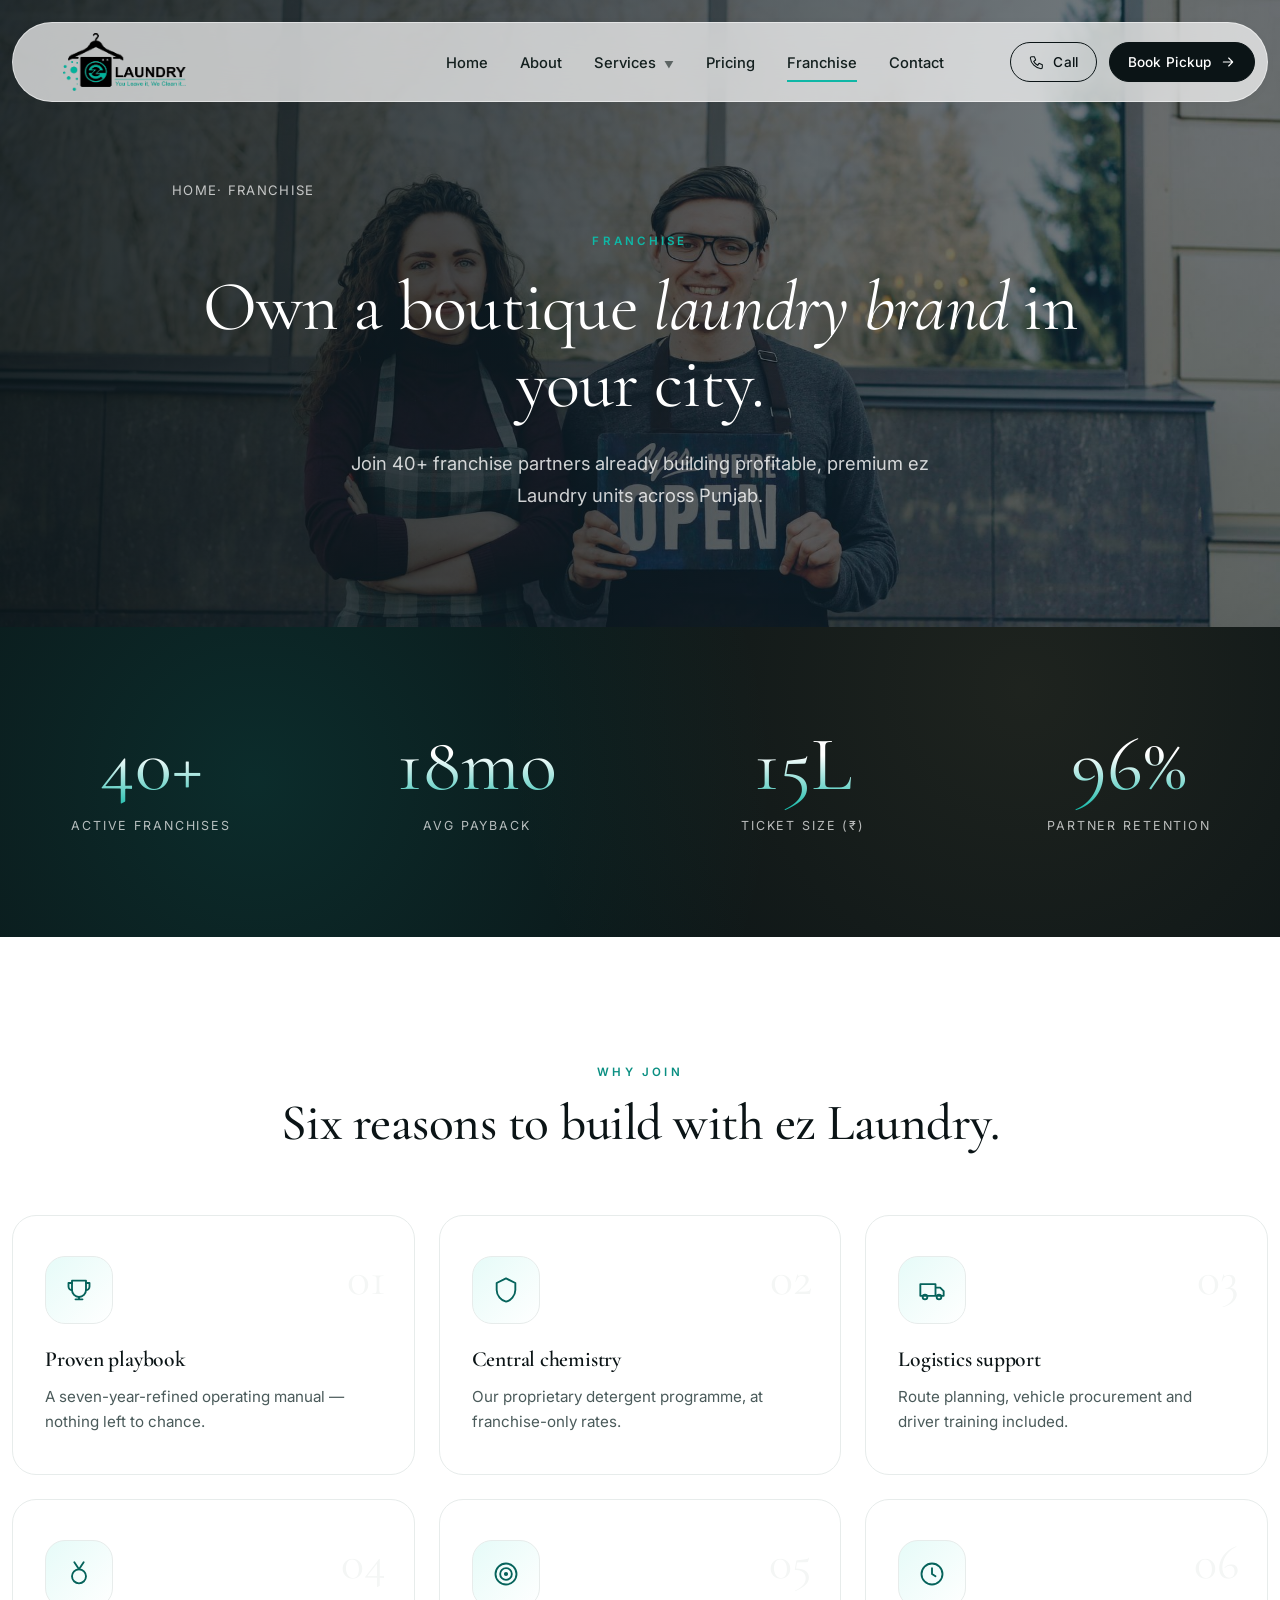
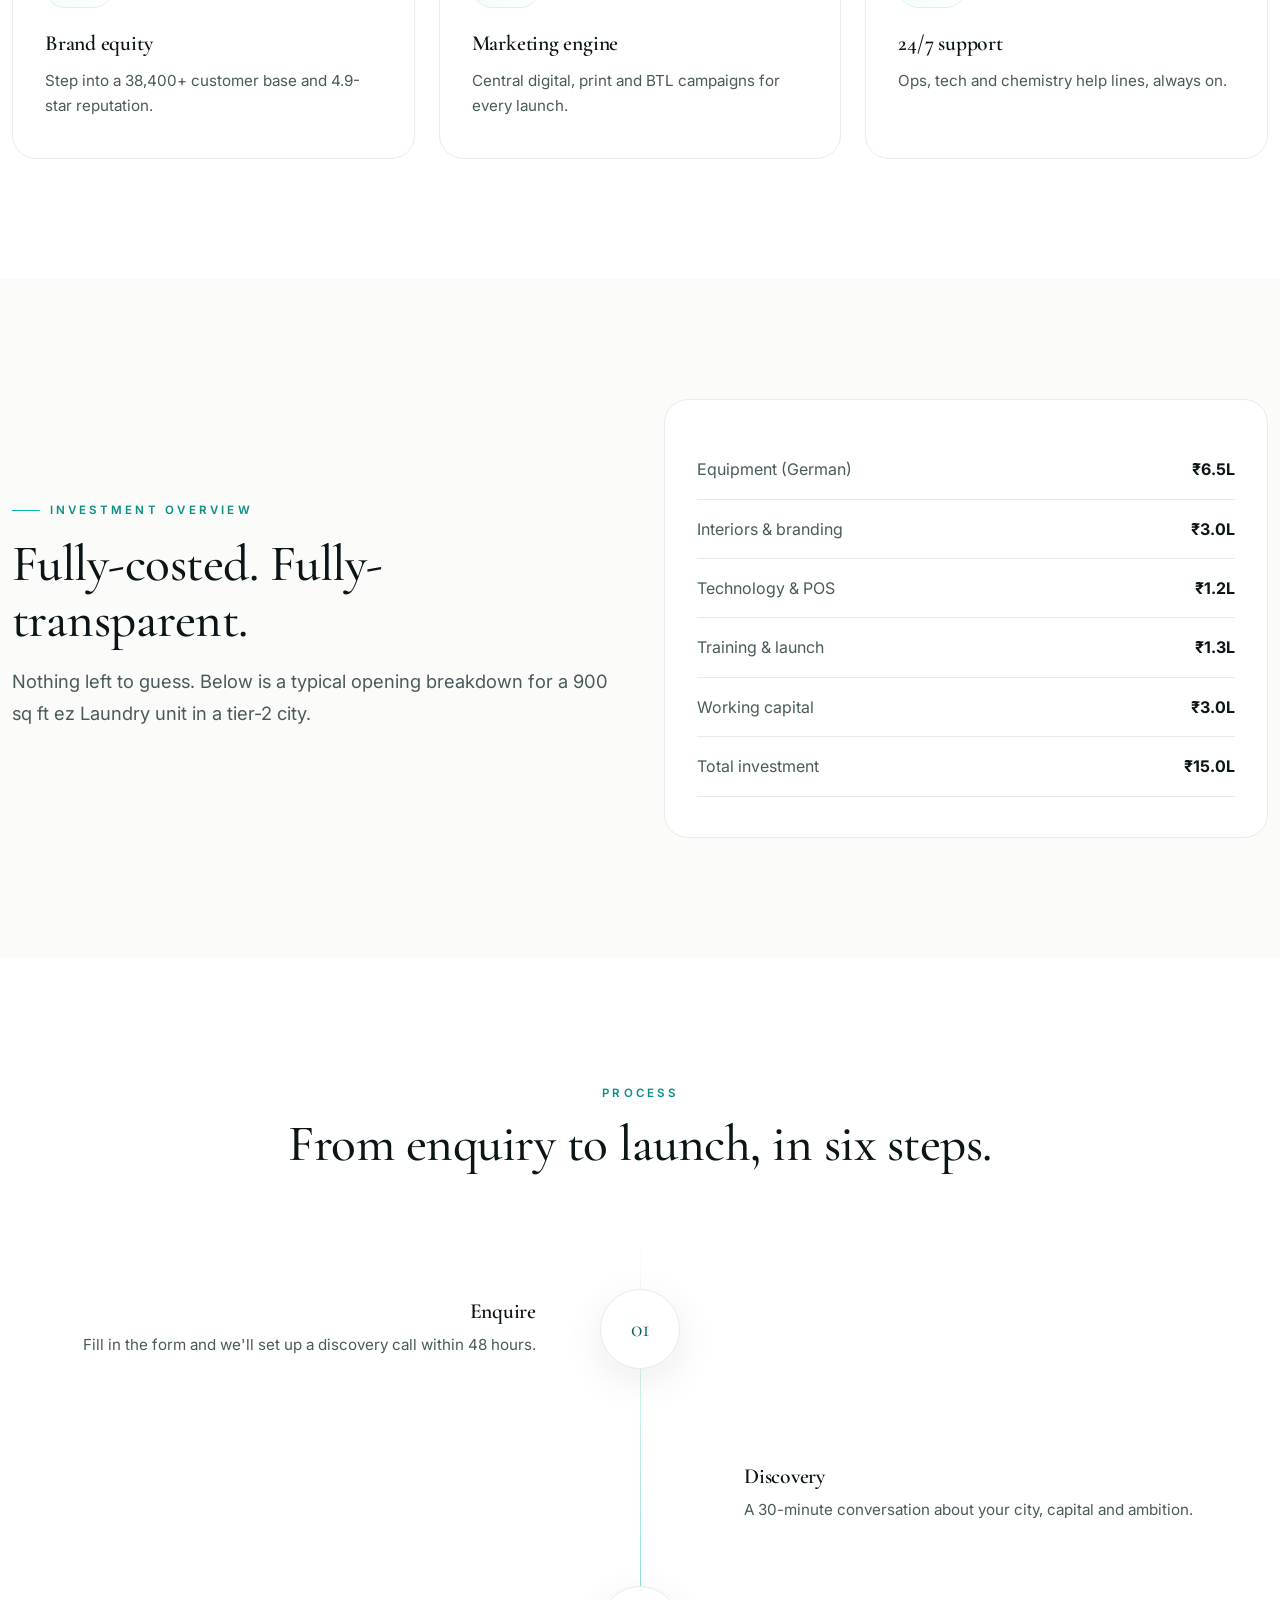
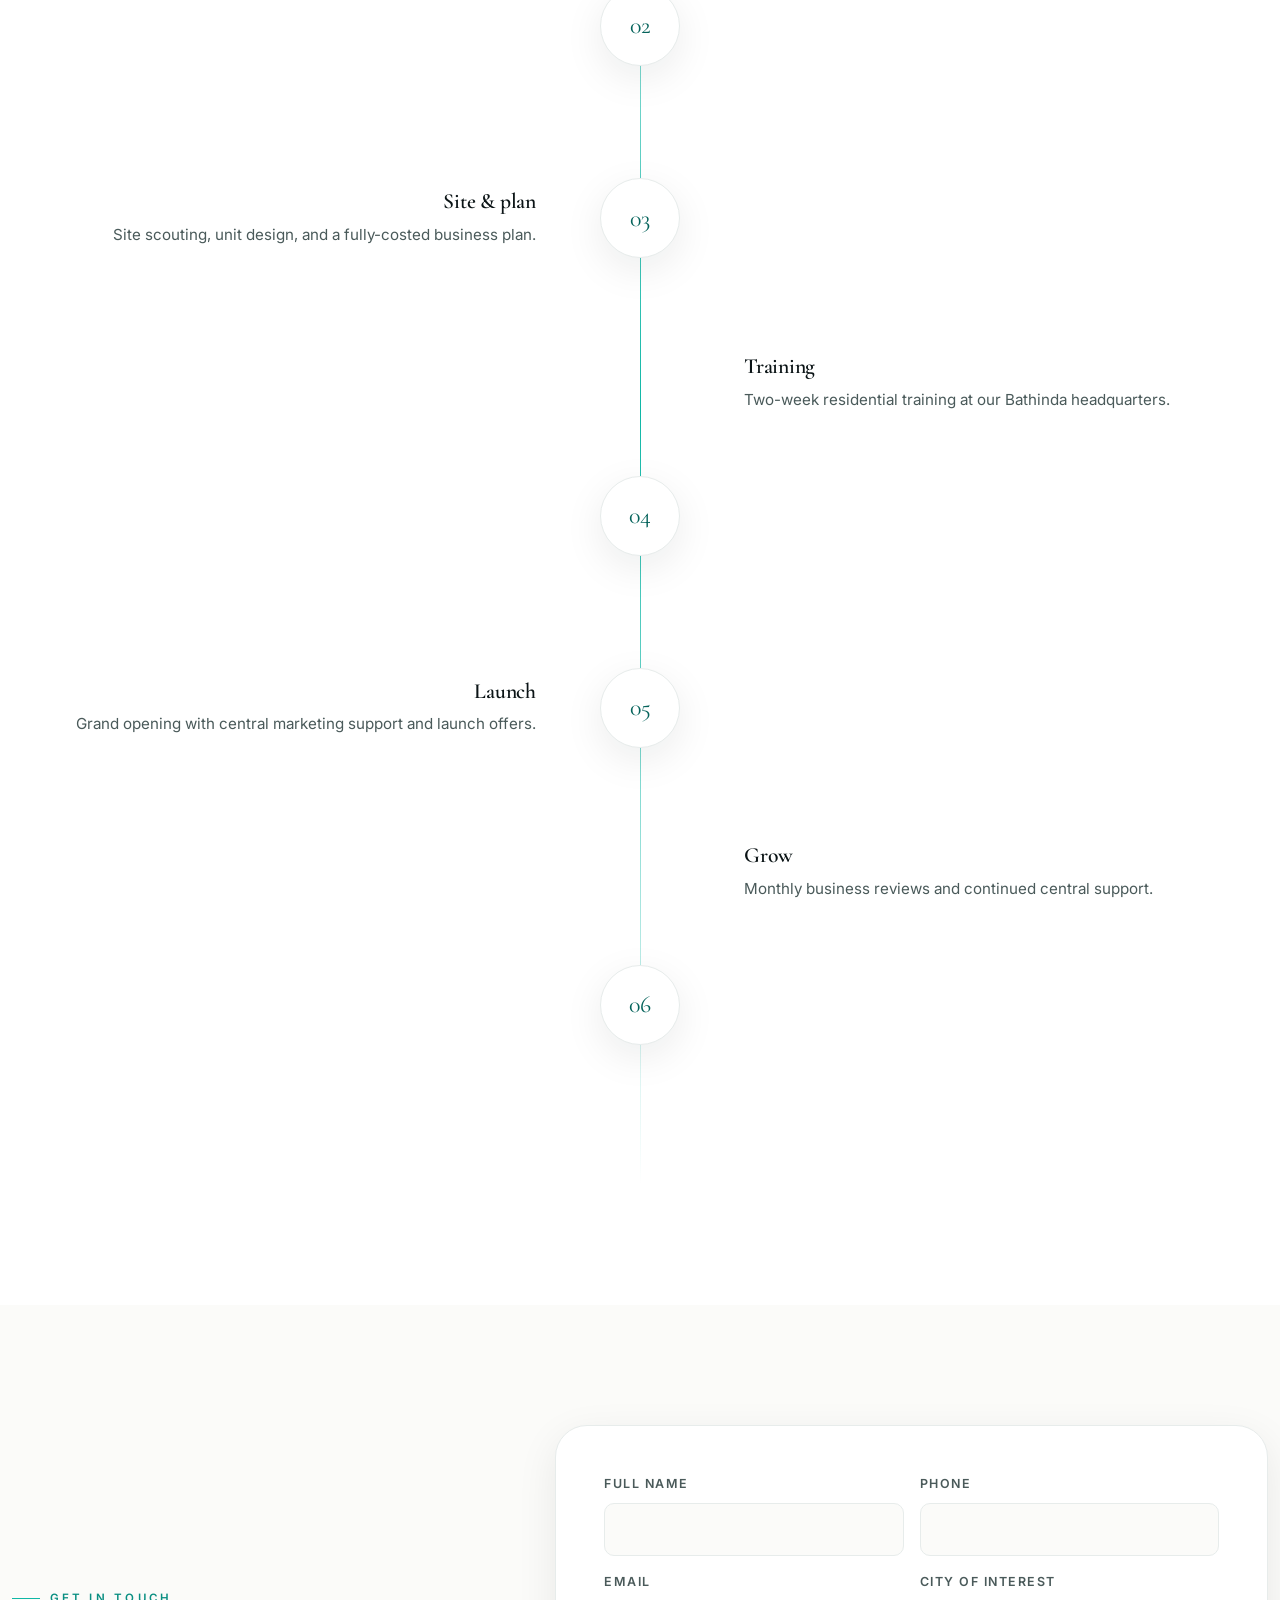
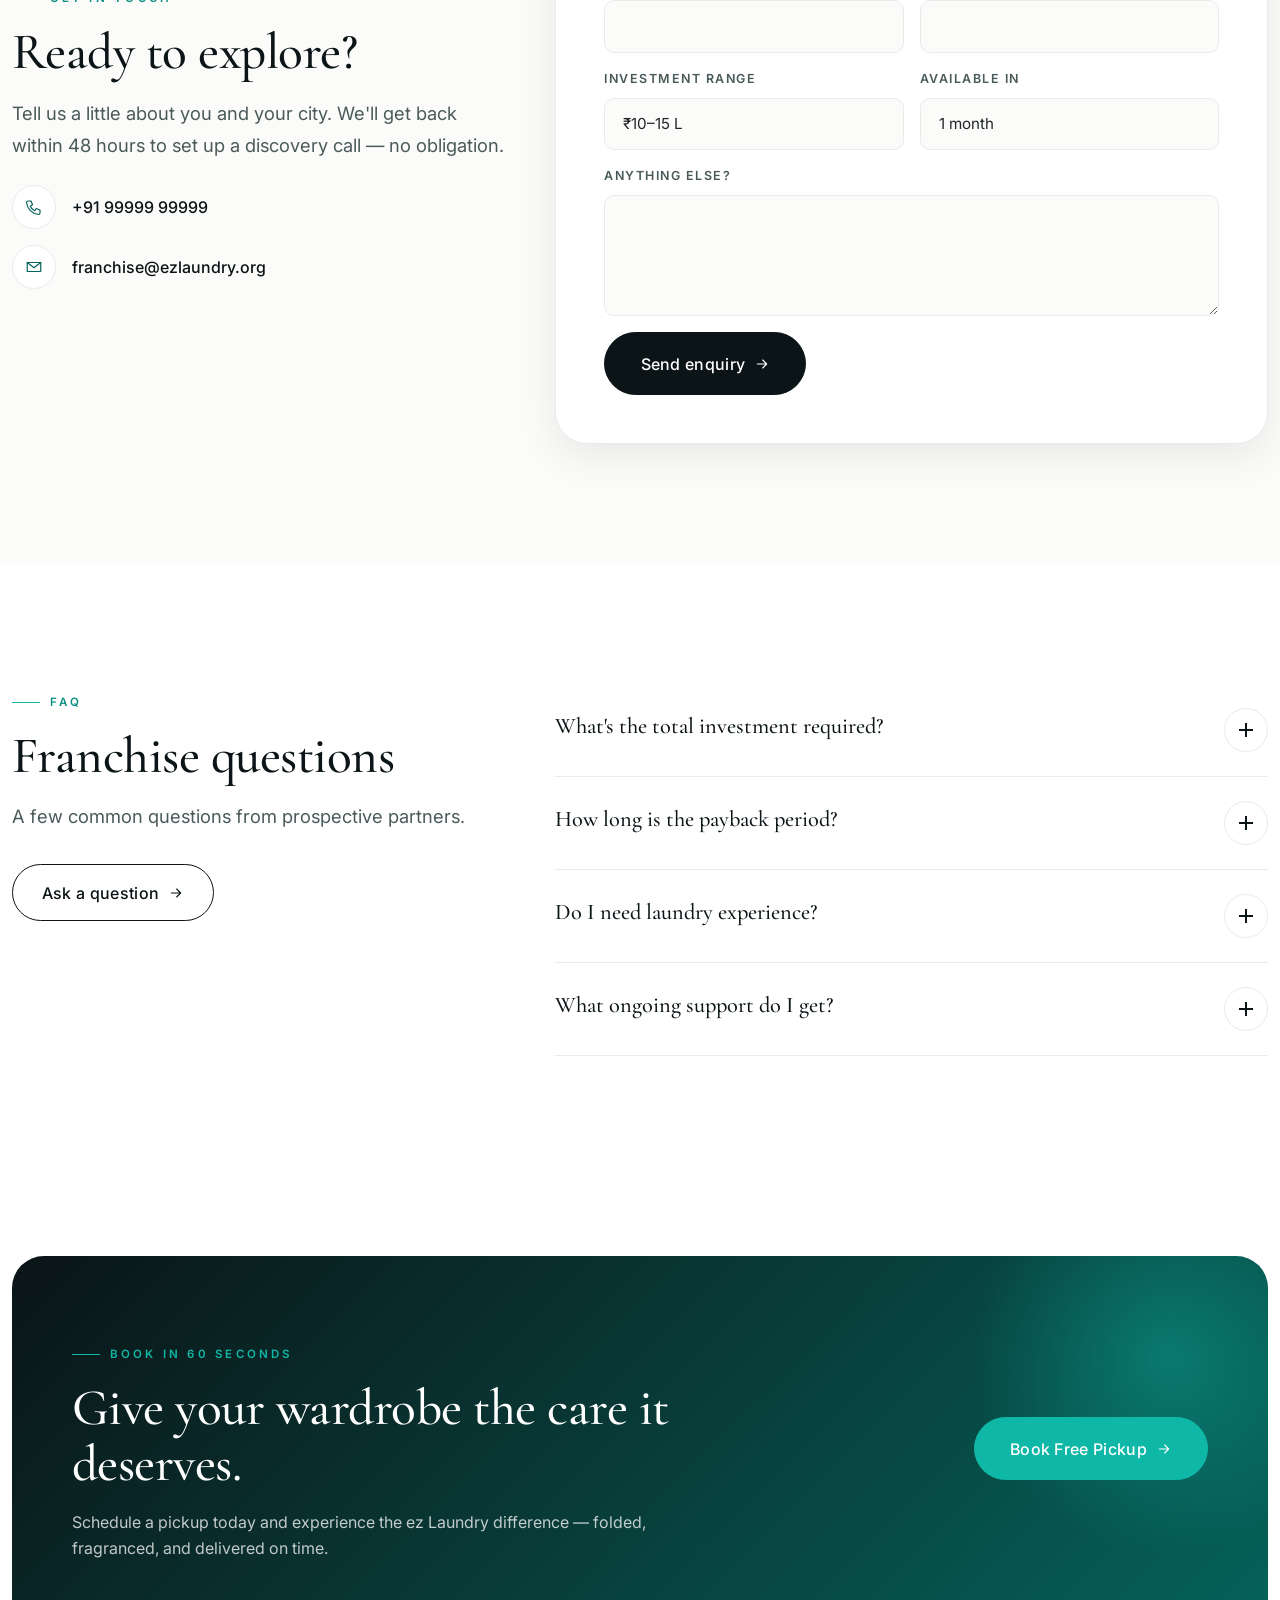
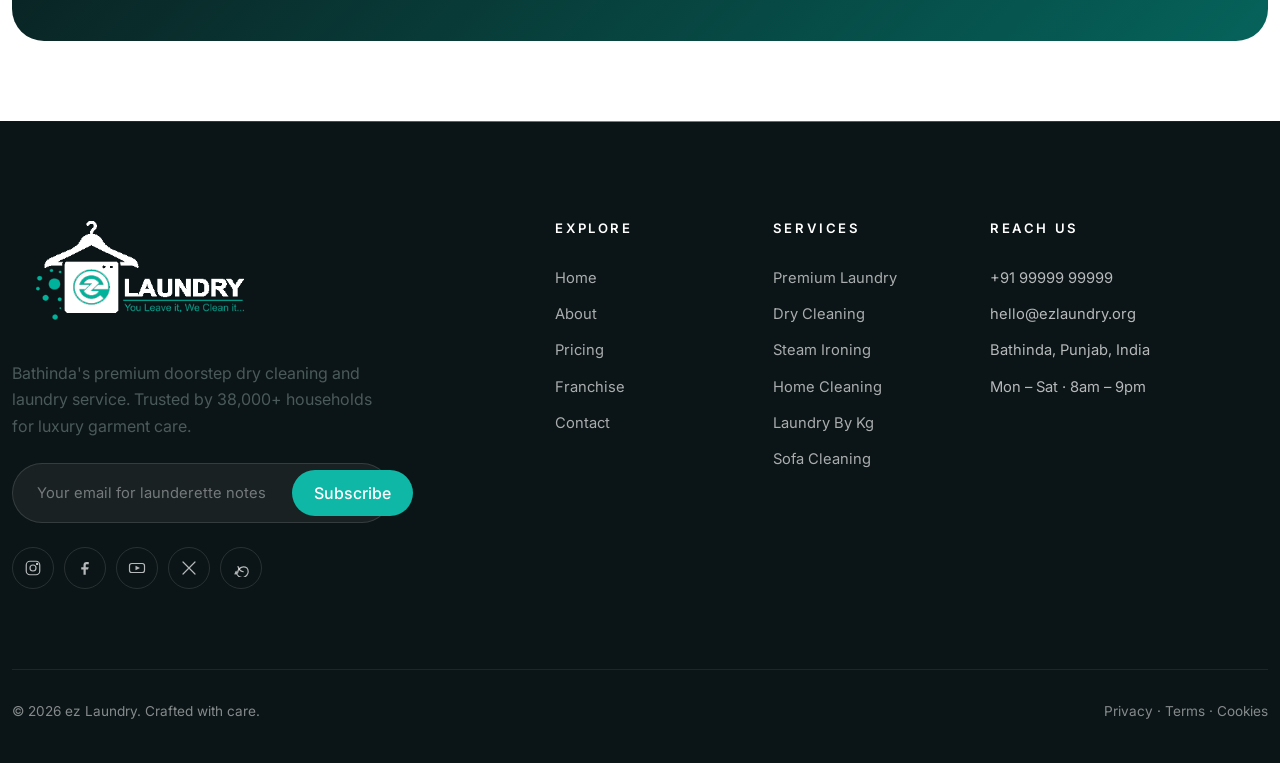
<file: franchise.html>
<!doctype html>
<html lang="en">
<head>
<meta charset="utf-8">
<meta name="viewport" content="width=device-width, initial-scale=1">
<title>Franchise · ez Laundry</title>
<meta name="description" content="Join Punjab&#x27;s fastest-growing premium laundry brand. Turnkey franchise with training, technology and marketing support.">
<meta name="author" content="EZ Laundry">
<meta property="og:title" content="Franchise · ez Laundry">
<meta property="og:description" content="Join Punjab&#x27;s fastest-growing premium laundry brand. Turnkey franchise with training, technology and marketing support.">
<meta property="og:type" content="website">
<meta name="twitter:card" content="summary_large_image">
  <link rel="icon" href="assets/images/favicon.png">
<link rel="preconnect" href="https://fonts.googleapis.com">
<link rel="preconnect" href="https://fonts.gstatic.com" crossorigin>
<link href="https://fonts.googleapis.com/css2?family=Cormorant+Garamond:ital,wght@0,400;0,500;0,600;1,400;1,500&family=Playfair+Display:ital,wght@0,400;0,500;1,400&family=Inter:wght@300;400;500;600;700&display=swap" rel="stylesheet">
<link href="https://cdn.jsdelivr.net/npm/bootstrap@5.3.3/dist/css/bootstrap.min.css" rel="stylesheet">
<link href="assets/css/style.css" rel="stylesheet">
<link href="assets/css/responsive.css" rel="stylesheet">
</head>
<body>
<div class="page-loader">
    <img src="assets/images/logo.png" class="lg-brand" />
  <div class="lg-bar"></div></div>
<div class="scroll-progress"></div>

<header class="site-header">
  <div class="container container-xl-custom">
    <div class="nav-inner">
      <a href="index.html" class="brand">
        <img src="assets/images/logo.png" class="w-50 px-4" />
      </a>
      <nav>
        <ul class="nav-main">
          <li><a href="index.html">Home</a></li>
          <li><a href="about.html">About</a></li>
          <li class="has-mega">
            <a href="#">Services <span class="caret">▼</span></a>
            <div class="mega"><a href="services/premium-laundry.html"><span class="m-ico"><svg width="18" height="18" viewBox="0 0 24 24" fill="none" stroke="currentColor" stroke-width="1.6" stroke-linecap="round" stroke-linejoin="round" aria-hidden="true"><path d="M6 4l-4 4 3 3 3-3v13h12V8l3 3 3-3-4-4-3 2-3-2h-4l-3 2z"/></svg></span><span>Premium Laundry</span></a><a href="services/dry-cleaning.html"><span class="m-ico"><svg width="18" height="18" viewBox="0 0 24 24" fill="none" stroke="currentColor" stroke-width="1.6" stroke-linecap="round" stroke-linejoin="round" aria-hidden="true"><path d="M12 2l2 6 6 2-6 2-2 6-2-6-6-2 6-2z"/></svg></span><span>Dry Cleaning</span></a><a href="services/steam-ironing.html"><span class="m-ico"><svg width="18" height="18" viewBox="0 0 24 24" fill="none" stroke="currentColor" stroke-width="1.6" stroke-linecap="round" stroke-linejoin="round" aria-hidden="true"><path d="M3 18h18M5 18c0-6 4-10 10-10h6l-2 10"/></svg></span><span>Steam Ironing</span></a><a href="services/home-cleaning.html"><span class="m-ico"><svg width="18" height="18" viewBox="0 0 24 24" fill="none" stroke="currentColor" stroke-width="1.6" stroke-linecap="round" stroke-linejoin="round" aria-hidden="true"><path d="M3 12l9-9 9 9M5 10v10h14V10"/></svg></span><span>Home Cleaning</span></a><a href="services/laundry-by-kg.html"><span class="m-ico"><svg width="18" height="18" viewBox="0 0 24 24" fill="none" stroke="currentColor" stroke-width="1.6" stroke-linecap="round" stroke-linejoin="round" aria-hidden="true"><path d="M12 3s6 7 6 12a6 6 0 01-12 0c0-5 6-12 6-12z"/></svg></span><span>Laundry By Kg</span></a><a href="services/sofa-cleaning.html"><span class="m-ico"><svg width="18" height="18" viewBox="0 0 24 24" fill="none" stroke="currentColor" stroke-width="1.6" stroke-linecap="round" stroke-linejoin="round" aria-hidden="true"><path d="M4 12v6h16v-6M6 12V8a2 2 0 012-2h8a2 2 0 012 2v4"/><path d="M2 14h20"/></svg></span><span>Sofa Cleaning</span></a><a href="services/tank-cleaning.html"><span class="m-ico"><svg width="18" height="18" viewBox="0 0 24 24" fill="none" stroke="currentColor" stroke-width="1.6" stroke-linecap="round" stroke-linejoin="round" aria-hidden="true"><path d="M12 2l8 4v6c0 5-4 9-8 10-4-1-8-5-8-10V6l8-4z"/></svg></span><span>Tank Cleaning</span></a><a href="services/bag-cleaning.html"><span class="m-ico"><svg width="18" height="18" viewBox="0 0 24 24" fill="none" stroke="currentColor" stroke-width="1.6" stroke-linecap="round" stroke-linejoin="round" aria-hidden="true"><path d="M6 8h12l-1 12H7L6 8z"/><path d="M9 8V6a3 3 0 016 0v2"/></svg></span><span>Bag Cleaning</span></a><a href="services/shoes-cleaning.html"><span class="m-ico"><svg width="18" height="18" viewBox="0 0 24 24" fill="none" stroke="currentColor" stroke-width="1.6" stroke-linecap="round" stroke-linejoin="round" aria-hidden="true"><path d="M2 16c0-2 2-4 4-4l6-4 10 4v4H2z"/></svg></span><span>Shoes Cleaning</span></a><a href="services/curtain-cleaning.html"><span class="m-ico"><svg width="18" height="18" viewBox="0 0 24 24" fill="none" stroke="currentColor" stroke-width="1.6" stroke-linecap="round" stroke-linejoin="round" aria-hidden="true"><path d="M4 4h16M6 4v16c2 0 3-2 3-4 0 2 1 4 3 4s3-2 3-4c0 2 1 4 3 4V4"/></svg></span><span>Curtain Cleaning</span></a></div>
          </li>
          <li><a href="pricing.html">Pricing</a></li>
          <li><a href="franchise.html">Franchise</a></li>
          <li><a href="contact.html">Contact</a></li>
        </ul>
      </nav>
      <div class="header-cta">
        <a href="tel:+919999999999" class="btn btn-outline-lux btn-sm"><svg width="16" height="16" viewBox="0 0 24 24" fill="none" stroke="currentColor" stroke-width="1.6" stroke-linecap="round" stroke-linejoin="round" aria-hidden="true"><path d="M4 4h4l2 5-3 2a12 12 0 006 6l2-3 5 2v4a2 2 0 01-2 2A18 18 0 012 6a2 2 0 012-2z"/></svg> Call</a>
        <a href="contact.html" class="btn btn-primary-lux btn-sm">Book Pickup <svg width="16" height="16" viewBox="0 0 24 24" fill="none" stroke="currentColor" stroke-width="1.6" stroke-linecap="round" stroke-linejoin="round" aria-hidden="true"><path d="M5 12h14M13 6l6 6-6 6"/></svg></a>
        <button class="nav-toggle" aria-label="Menu"><span></span><span></span><span></span></button>
      </div>
    </div>
  </div>
</header>
<div class="mobile-panel">
  <a href="index.html">Home</a>
  <a href="about.html">About</a>
  <a href="#">Services</a>
  <div class="sub"><a href="services/premium-laundry.html">Premium Laundry</a><a href="services/dry-cleaning.html">Dry Cleaning</a><a href="services/steam-ironing.html">Steam Ironing</a><a href="services/home-cleaning.html">Home Cleaning</a><a href="services/laundry-by-kg.html">Laundry By Kg</a><a href="services/sofa-cleaning.html">Sofa Cleaning</a><a href="services/tank-cleaning.html">Tank Cleaning</a><a href="services/bag-cleaning.html">Bag Cleaning</a><a href="services/shoes-cleaning.html">Shoes Cleaning</a><a href="services/curtain-cleaning.html">Curtain Cleaning</a></div>
  <a href="pricing.html">Pricing</a>
  <a href="franchise.html">Franchise</a>
  <a href="contact.html">Contact</a>
  <a href="contact.html" class="btn btn-primary-lux mt-4">Book Pickup <svg width="16" height="16" viewBox="0 0 24 24" fill="none" stroke="currentColor" stroke-width="1.6" stroke-linecap="round" stroke-linejoin="round" aria-hidden="true"><path d="M5 12h14M13 6l6 6-6 6"/></svg></a>
</div>
<div class="overlay"></div>

<section class="page-hero photo-hero franchise-photo-hero">
  <div class="container container-xl-custom">
    <div class="row justify-content-center text-center">
      <div class="col-lg-9 reveal">
        <div class="breadcrumb"><a href="index.html">Home</a> · Franchise</div>
        <span class="eyebrow center">Franchise</span>
        <h1 class="mt-3">Own a boutique <em>laundry brand</em> in your city.</h1>
        <p class="lead-lg mx-auto mt-4">Join 40+ franchise partners already building profitable, premium ez Laundry units across Punjab.</p>
      </div>
    </div>
  </div>
</section>

<section class="stats-strip">
  <div class="container container-xl-custom position-relative">
    <div class="row g-5">
      <div class="col-6 col-lg-3 stat-item reveal"><span class="num-big" data-count="40" data-suffix="+">0</span><span class="label">Active franchises</span></div>
      <div class="col-6 col-lg-3 stat-item reveal"><span class="num-big" data-count="18" data-suffix="mo">0</span><span class="label">Avg payback</span></div>
      <div class="col-6 col-lg-3 stat-item reveal"><span class="num-big" data-count="15" data-suffix="L">0</span><span class="label">Ticket size (₹)</span></div>
      <div class="col-6 col-lg-3 stat-item reveal"><span class="num-big" data-count="96" data-suffix="%">0</span><span class="label">Partner retention</span></div>
    </div>
  </div>
</section>

<section class="section">
  <div class="container container-xl-custom">
    <div class="sh-wrap center reveal"><span class="eyebrow center">Why join</span><h2>Six reasons to build with ez Laundry.</h2></div>
    <div class="row g-4">
      <div class="col-md-6 col-lg-4 reveal"><div class="lux-card"><span class="num">01</span><div class="ico-lg"><svg width="28" height="28" viewBox="0 0 24 24" fill="none" stroke="currentColor" stroke-width="1.6" stroke-linecap="round" stroke-linejoin="round" aria-hidden="true"><path d="M6 4h12v8a6 6 0 01-12 0z"/><path d="M18 6h3v3a3 3 0 01-3 3M6 6H3v3a3 3 0 003 3M9 20h6M12 18v2"/></svg></div><h4>Proven playbook</h4><p>A seven-year-refined operating manual — nothing left to chance.</p></div></div><div class="col-md-6 col-lg-4 reveal"><div class="lux-card"><span class="num">02</span><div class="ico-lg"><svg width="28" height="28" viewBox="0 0 24 24" fill="none" stroke="currentColor" stroke-width="1.6" stroke-linecap="round" stroke-linejoin="round" aria-hidden="true"><path d="M12 2l8 4v6c0 5-4 9-8 10-4-1-8-5-8-10V6l8-4z"/></svg></div><h4>Central chemistry</h4><p>Our proprietary detergent programme, at franchise-only rates.</p></div></div><div class="col-md-6 col-lg-4 reveal"><div class="lux-card"><span class="num">03</span><div class="ico-lg"><svg width="28" height="28" viewBox="0 0 24 24" fill="none" stroke="currentColor" stroke-width="1.6" stroke-linecap="round" stroke-linejoin="round" aria-hidden="true"><path d="M2 7h13v10H2zM15 10h4l3 3v4h-7z"/><circle cx="6" cy="18" r="2"/><circle cx="18" cy="18" r="2"/></svg></div><h4>Logistics support</h4><p>Route planning, vehicle procurement and driver training included.</p></div></div><div class="col-md-6 col-lg-4 reveal"><div class="lux-card"><span class="num">04</span><div class="ico-lg"><svg width="28" height="28" viewBox="0 0 24 24" fill="none" stroke="currentColor" stroke-width="1.6" stroke-linecap="round" stroke-linejoin="round" aria-hidden="true"><circle cx="12" cy="14" r="6"/><path d="M8 2l4 6 4-6"/></svg></div><h4>Brand equity</h4><p>Step into a 38,400+ customer base and 4.9-star reputation.</p></div></div><div class="col-md-6 col-lg-4 reveal"><div class="lux-card"><span class="num">05</span><div class="ico-lg"><svg width="28" height="28" viewBox="0 0 24 24" fill="none" stroke="currentColor" stroke-width="1.6" stroke-linecap="round" stroke-linejoin="round" aria-hidden="true"><circle cx="12" cy="12" r="9"/><circle cx="12" cy="12" r="5"/><circle cx="12" cy="12" r="1" fill="currentColor"/></svg></div><h4>Marketing engine</h4><p>Central digital, print and BTL campaigns for every launch.</p></div></div><div class="col-md-6 col-lg-4 reveal"><div class="lux-card"><span class="num">06</span><div class="ico-lg"><svg width="28" height="28" viewBox="0 0 24 24" fill="none" stroke="currentColor" stroke-width="1.6" stroke-linecap="round" stroke-linejoin="round" aria-hidden="true"><circle cx="12" cy="12" r="9"/><path d="M12 7v5l3 2"/></svg></div><h4>24/7 support</h4><p>Ops, tech and chemistry help lines, always on.</p></div></div>
    </div>
  </div>
</section>

<section class="section u-migrated-inline-005">
  <div class="container container-xl-custom">
    <div class="row g-5 align-items-center">
      <div class="col-lg-6 reveal left">
        <span class="eyebrow">Investment overview</span>
        <h2 class="mt-3">Fully-costed. Fully-transparent.</h2>
        <p class="lead-lg mt-3">Nothing left to guess. Below is a typical opening breakdown for a 900 sq ft ez Laundry unit in a tier-2 city.</p>
      </div>
      <div class="col-lg-6 reveal right">
        <div class="lux-card">
          <ul class="u-migrated-inline-026">
            <li class="u-migrated-inline-014"><span class="u-migrated-inline-011">Equipment (German)</span><strong class="u-migrated-inline-012">₹6.5L</strong></li><li class="u-migrated-inline-014"><span class="u-migrated-inline-011">Interiors & branding</span><strong class="u-migrated-inline-012">₹3.0L</strong></li><li class="u-migrated-inline-014"><span class="u-migrated-inline-011">Technology & POS</span><strong class="u-migrated-inline-012">₹1.2L</strong></li><li class="u-migrated-inline-014"><span class="u-migrated-inline-011">Training & launch</span><strong class="u-migrated-inline-012">₹1.3L</strong></li><li class="u-migrated-inline-014"><span class="u-migrated-inline-011">Working capital</span><strong class="u-migrated-inline-012">₹3.0L</strong></li><li class="u-migrated-inline-014"><span class="u-migrated-inline-011">Total investment</span><strong class="u-migrated-inline-012">₹15.0L</strong></li>
          </ul>
        </div>
      </div>
    </div>
  </div>
</section>

<section class="section">
  <div class="container container-xl-custom">
    <div class="sh-wrap center reveal"><span class="eyebrow center">Process</span><h2>From enquiry to launch, in six steps.</h2></div>
    <div class="timeline">
      <div class="tl-item reveal">
        <div class="tl-content"><h4>Enquire</h4><p>Fill in the form and we'll set up a discovery call within 48 hours.</p></div>
        <div class="tl-dot">01</div>
        <div class="tl-spacer"></div>
      </div>
      <div class="tl-item reveal">
        <div class="tl-content"><h4>Discovery</h4><p>A 30-minute conversation about your city, capital and ambition.</p></div>
        <div class="tl-dot">02</div>
        <div class="tl-spacer"></div>
      </div>
      <div class="tl-item reveal">
        <div class="tl-content"><h4>Site & plan</h4><p>Site scouting, unit design, and a fully-costed business plan.</p></div>
        <div class="tl-dot">03</div>
        <div class="tl-spacer"></div>
      </div>
      <div class="tl-item reveal">
        <div class="tl-content"><h4>Training</h4><p>Two-week residential training at our Bathinda headquarters.</p></div>
        <div class="tl-dot">04</div>
        <div class="tl-spacer"></div>
      </div>
      <div class="tl-item reveal">
        <div class="tl-content"><h4>Launch</h4><p>Grand opening with central marketing support and launch offers.</p></div>
        <div class="tl-dot">05</div>
        <div class="tl-spacer"></div>
      </div>
      <div class="tl-item reveal">
        <div class="tl-content"><h4>Grow</h4><p>Monthly business reviews and continued central support.</p></div>
        <div class="tl-dot">06</div>
        <div class="tl-spacer"></div>
      </div></div>
  </div>
</section>

<section class="section u-migrated-inline-005">
  <div class="container container-xl-custom">
    <div class="row g-5 align-items-center">
      <div class="col-lg-5 reveal left">
        <span class="eyebrow">Get in touch</span>
        <h2 class="mt-3">Ready to explore?</h2>
        <p class="lead-lg mt-3">Tell us a little about you and your city. We'll get back within 48 hours to set up a discovery call — no obligation.</p>
        <div class="mt-4"><div class="d-flex gap-3 align-items-center mb-3"><span class="u-migrated-inline-056"><svg width="18" height="18" viewBox="0 0 24 24" fill="none" stroke="currentColor" stroke-width="1.6" stroke-linecap="round" stroke-linejoin="round" aria-hidden="true"><path d="M4 4h4l2 5-3 2a12 12 0 006 6l2-3 5 2v4a2 2 0 01-2 2A18 18 0 012 6a2 2 0 012-2z"/></svg></span><a href="tel:+919999999999" class="u-migrated-inline-013">+91 99999 99999</a></div><div class="d-flex gap-3 align-items-center"><span class="u-migrated-inline-056"><svg width="18" height="18" viewBox="0 0 24 24" fill="none" stroke="currentColor" stroke-width="1.6" stroke-linecap="round" stroke-linejoin="round" aria-hidden="true"><path d="M3 6h18v12H3z"/><path d="M3 6l9 7 9-7"/></svg></span><a href="mailto:franchise@ezlaundry.org" class="u-migrated-inline-013">franchise@ezlaundry.org</a></div></div>
      </div>
      <div class="col-lg-7 reveal right">
        <form class="contact-form form-lux" data-validate novalidate>
          <div class="row g-3">
            <div class="col-md-6"><div class="field"><label>Full name</label><input class="form-control" name="name" required><div class="invalid-msg">Please tell us your name.</div></div></div>
            <div class="col-md-6"><div class="field"><label>Phone</label><input type="tel" class="form-control" name="phone" required><div class="invalid-msg">Enter a valid phone number.</div></div></div>
            <div class="col-md-6"><div class="field"><label>Email</label><input type="email" class="form-control" name="email" required><div class="invalid-msg">Enter a valid email.</div></div></div>
            <div class="col-md-6"><div class="field"><label>City of interest</label><input class="form-control" name="city" required><div class="invalid-msg">Which city?</div></div></div>
            <div class="col-md-6"><div class="field"><label>Investment range</label><select class="form-select" name="invest"><option>₹10–15 L</option><option>₹15–20 L</option><option>₹20 L+</option></select></div></div>
            <div class="col-md-6"><div class="field"><label>Available in</label><select class="form-select" name="when"><option>1 month</option><option>3 months</option><option>6 months</option></select></div></div>
            <div class="col-12"><div class="field"><label>Anything else?</label><textarea class="form-control" rows="4" name="msg"></textarea></div></div>
            <div class="col-12"><button type="submit" class="btn btn-primary-lux btn-lg">Send enquiry <svg width="16" height="16" viewBox="0 0 24 24" fill="none" stroke="currentColor" stroke-width="1.6" stroke-linecap="round" stroke-linejoin="round" aria-hidden="true"><path d="M5 12h14M13 6l6 6-6 6"/></svg></button><div class="form-success mt-3 u-migrated-inline-015">✓ Thanks — we'll be in touch within 48 hours.</div></div>
          </div>
        </form>
      </div>
    </div>
  </div>
</section>


<section class="section" id="faq">
  <div class="container container-xl-custom">
    <div class="row g-5">
      <div class="col-lg-5 reveal left">
        <span class="eyebrow">FAQ</span>
        <h2 class="mt-3">Franchise questions</h2>
        <p class="lead-lg mt-3">A few common questions from prospective partners.</p>
        <a href="contact.html" class="btn btn-outline-lux mt-3">Ask a question <svg width="16" height="16" viewBox="0 0 24 24" fill="none" stroke="currentColor" stroke-width="1.6" stroke-linecap="round" stroke-linejoin="round" aria-hidden="true"><path d="M5 12h14M13 6l6 6-6 6"/></svg></a>
      </div>
      <div class="col-lg-7">
    <div class="faq-item reveal">
      <div class="faq-q">What's the total investment required?<span class="plus"></span></div>
      <div class="faq-a">The turnkey investment ranges between ₹12L and ₹18L depending on city and unit size, and includes equipment, branding, technology and training.</div>
    </div>
    <div class="faq-item reveal">
      <div class="faq-q">How long is the payback period?<span class="plus"></span></div>
      <div class="faq-a">Our current partners average 16–20 months to full payback with steady growth from month four onwards.</div>
    </div>
    <div class="faq-item reveal">
      <div class="faq-q">Do I need laundry experience?<span class="plus"></span></div>
      <div class="faq-a">Not at all. Our two-week residential training programme covers everything from machine operation to customer service.</div>
    </div>
    <div class="faq-item reveal">
      <div class="faq-q">What ongoing support do I get?<span class="plus"></span></div>
      <div class="faq-a">Central marketing, technology, chemistry supply, customer support and monthly business reviews for the life of the partnership.</div>
    </div></div>
    </div>
  </div>
</section>

<section class="section-sm">
  <div class="container container-xl-custom">
    <div class="cta-banner reveal">
      <div class="row align-items-center g-4 position-relative">
        <div class="col-lg-7">
          <span class="eyebrow u-migrated-inline-008">Book in 60 seconds</span>
          <h2 class="mt-3">Give your wardrobe the care it deserves.</h2>
          <p class="mt-3 mb-0">Schedule a pickup today and experience the ez Laundry difference — folded, fragranced, and delivered on time.</p>
        </div>
        <div class="col-lg-5 text-lg-end">
          <a href="contact.html" class="btn btn-teal btn-lg">Book Free Pickup <svg width="16" height="16" viewBox="0 0 24 24" fill="none" stroke="currentColor" stroke-width="1.6" stroke-linecap="round" stroke-linejoin="round" aria-hidden="true"><path d="M5 12h14M13 6l6 6-6 6"/></svg></a>
          <!-- <div class="mt-3"><a href="tel:+919999999999" class="text-white-50">or call +91 99999 99999</a></div> -->
        </div>
      </div>
    </div>
  </div>
</section>

<footer class="site-footer">
  <div class="container container-xl-custom">
    <div class="row g-5">
      <div class="col-lg-4">
        <a href="index.html" class="brand mb-4">
         <img src="assets/images/logo-white.png" class="w-75 px-4" />
        </a>
        <p class="mt-3 u-migrated-inline-029">Bathinda's premium doorstep dry cleaning and laundry service. Trusted by 38,000+ households for luxury garment care.</p>
        <div class="foot-newsletter mt-4">
          <input type="email" placeholder="Your email for launderette notes">
          <button type="button">Subscribe</button>
        </div>
        <div class="social-row mt-4">
          <a href="#" aria-label="Instagram"><svg width="18" height="18" viewBox="0 0 24 24" fill="none" stroke="currentColor" stroke-width="1.6" stroke-linecap="round" stroke-linejoin="round" aria-hidden="true"><rect x="3" y="3" width="18" height="18" rx="5"/><circle cx="12" cy="12" r="4"/><circle cx="17.5" cy="6.5" r=".8" fill="currentColor"/></svg></a>
          <a href="#" aria-label="Facebook"><svg width="18" height="18" viewBox="0 0 24 24" fill="none" stroke="currentColor" stroke-width="1.6" stroke-linecap="round" stroke-linejoin="round" aria-hidden="true"><path d="M14 7h3V4h-3a4 4 0 00-4 4v3H7v3h3v7h3v-7h3l1-3h-4V8c0-.6.4-1 1-1z" fill="currentColor" stroke="none"/></svg></a>
          <a href="#" aria-label="YouTube"><svg width="18" height="18" viewBox="0 0 24 24" fill="none" stroke="currentColor" stroke-width="1.6" stroke-linecap="round" stroke-linejoin="round" aria-hidden="true"><rect x="2" y="6" width="20" height="12" rx="3"/><path d="M10 9l6 3-6 3z" fill="currentColor" stroke="none"/></svg></a>
          <a href="#" aria-label="X"><svg width="18" height="18" viewBox="0 0 24 24" fill="none" stroke="currentColor" stroke-width="1.6" stroke-linecap="round" stroke-linejoin="round" aria-hidden="true"><path d="M4 4l16 16M20 4L4 20"/></svg></a>
          <a href="#" aria-label="WhatsApp"><svg width="18" height="18" viewBox="0 0 24 24" fill="none" stroke="currentColor" stroke-width="1.6" stroke-linecap="round" stroke-linejoin="round" aria-hidden="true"><path d="M20 12a8 8 0 11-14.5 4.6L4 20l3.5-1.4A8 8 0 0120 12z"/><path d="M8 10c1 4 3 6 7 7"/></svg></a>
        </div>
      </div>
      <div class="col-6 col-lg-2 offset-lg-1">
        <h5>Explore</h5>
        <ul>
          <li><a href="index.html">Home</a></li>
          <li><a href="about.html">About</a></li>
          <li><a href="pricing.html">Pricing</a></li>
          <li><a href="franchise.html">Franchise</a></li>
          <li><a href="contact.html">Contact</a></li>
        </ul>
      </div>
      <div class="col-6 col-lg-2">
        <h5>Services</h5>
        <ul><li><a href="services/premium-laundry.html">Premium Laundry</a></li><li><a href="services/dry-cleaning.html">Dry Cleaning</a></li><li><a href="services/steam-ironing.html">Steam Ironing</a></li><li><a href="services/home-cleaning.html">Home Cleaning</a></li><li><a href="services/laundry-by-kg.html">Laundry By Kg</a></li><li><a href="services/sofa-cleaning.html">Sofa Cleaning</a></li></ul>
      </div>
      <div class="col-lg-3">
        <h5>Reach Us</h5>
        <ul>
          <li>+91 99999 99999</li>
          <li>hello@ezlaundry.org</li>
          <li>Bathinda, Punjab, India</li>
          <li>Mon – Sat · 8am – 9pm</li>
        </ul>
      </div>
    </div>
    <div class="foot-bottom">
      <span>© <span data-year></span> ez Laundry. Crafted with care.</span>
      <span>Privacy · Terms · Cookies</span>
    </div>
  </div>
</footer>
<button class="scroll-top" aria-label="Back to top"><svg width="18" height="18" viewBox="0 0 24 24" fill="none" stroke="currentColor" stroke-width="1.6" stroke-linecap="round" stroke-linejoin="round" aria-hidden="true"><path d="M5 12h14M13 6l6 6-6 6"/></svg></button>
<div class="lightbox" role="dialog" aria-hidden="true"><div class="lb-inner"></div></div>
<script src="assets/js/script.js"></script>
</body></html>
</file>
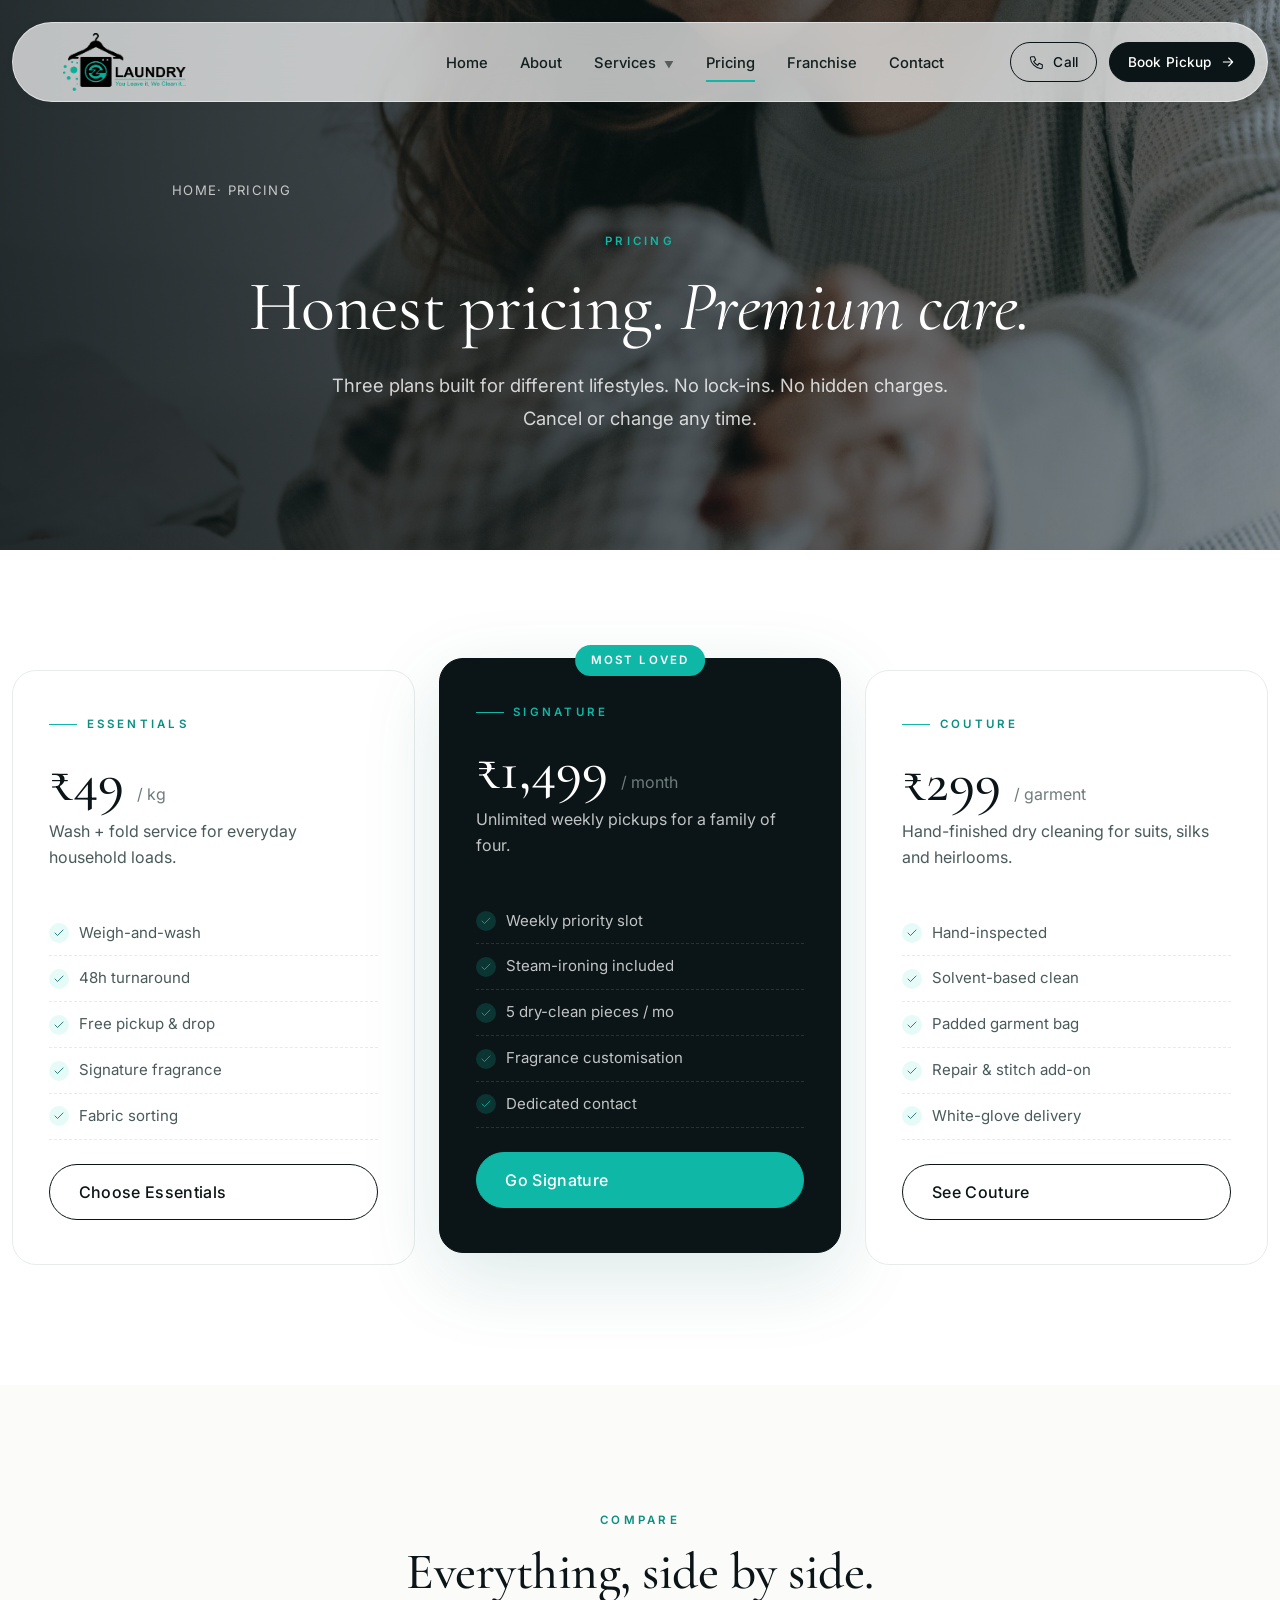
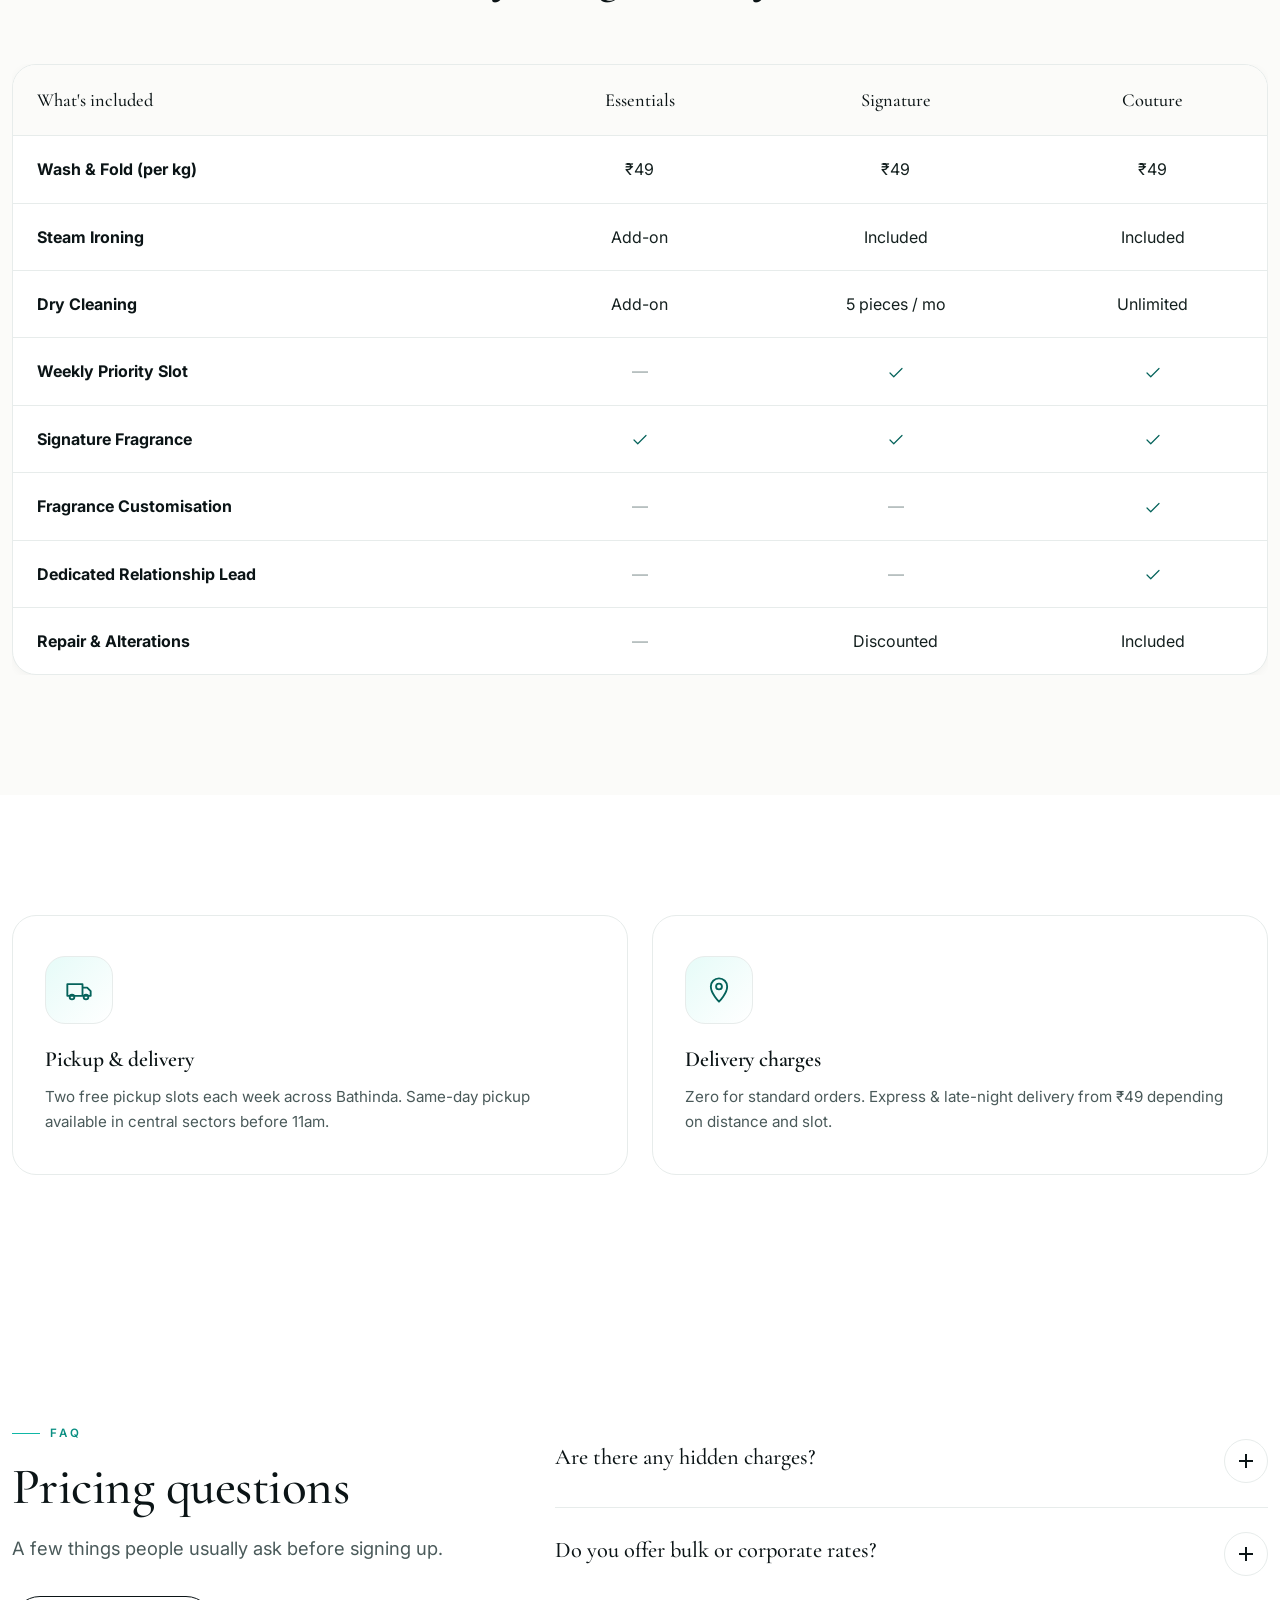
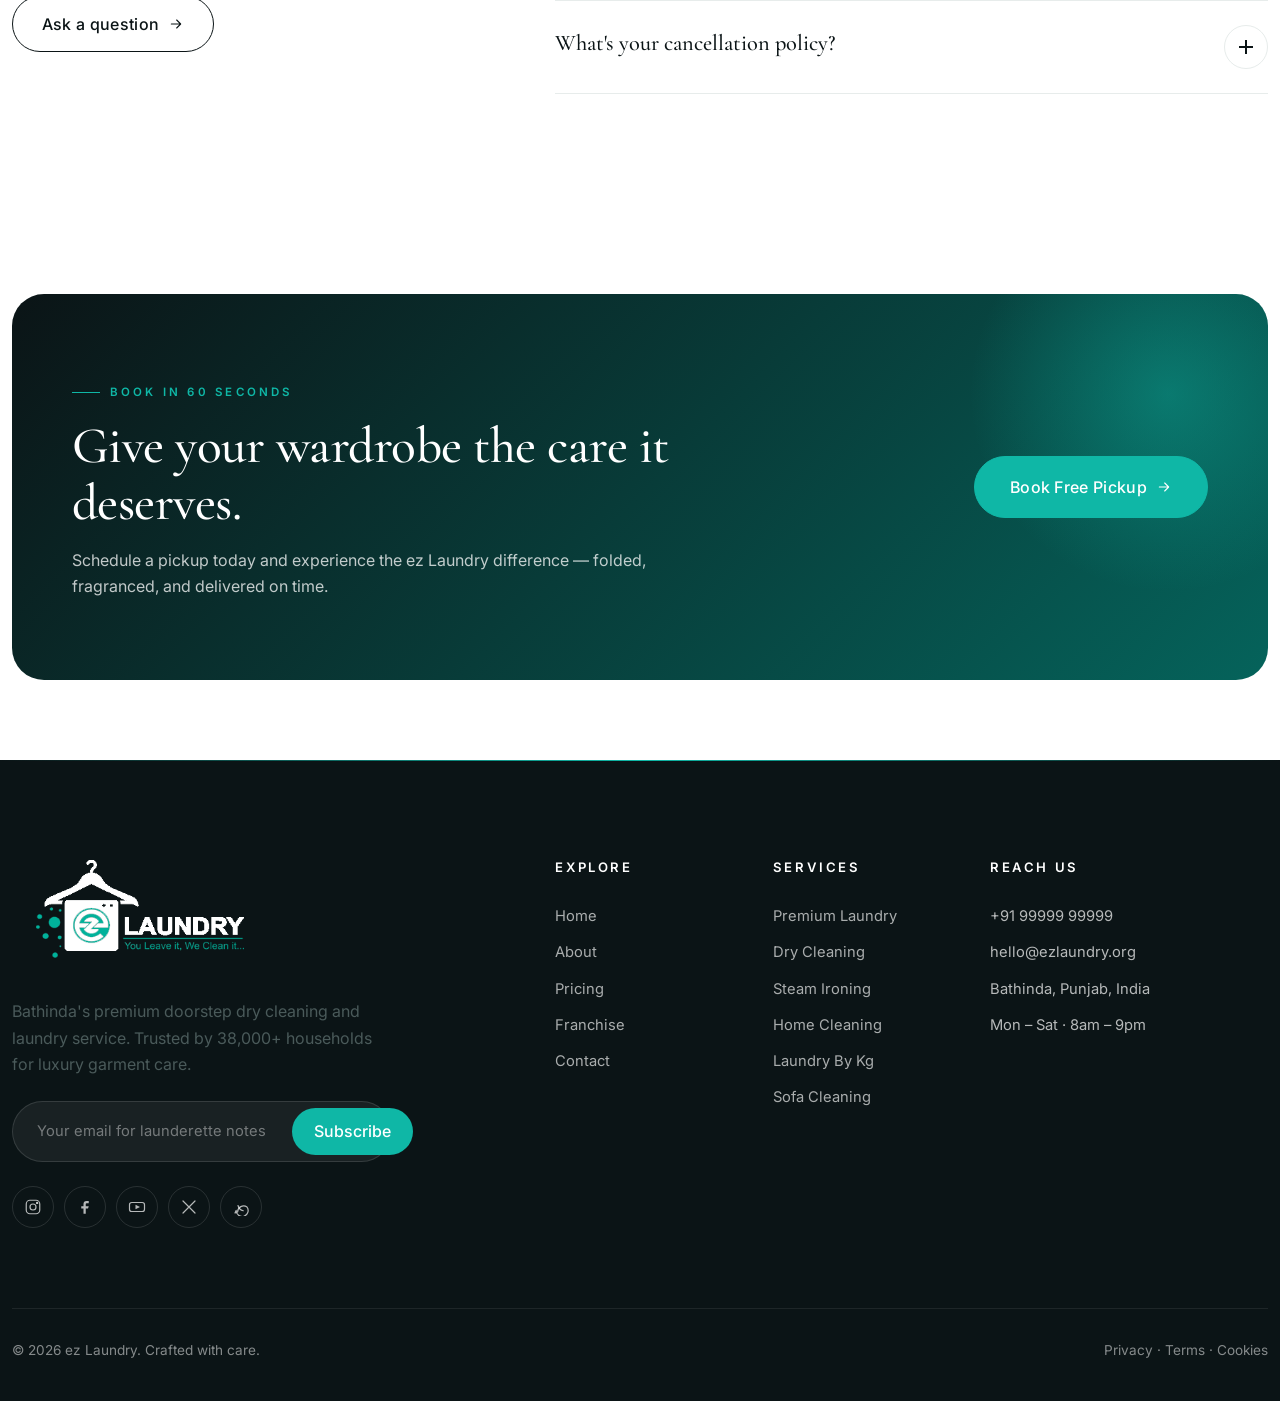
<file: pricing.html>
<!doctype html>
<html lang="en">
<head>
<meta charset="utf-8">
<meta name="viewport" content="width=device-width, initial-scale=1">
<title>Pricing · ez Laundry</title>
<meta name="description" content="Transparent monthly plans and per-item pricing for premium laundry, dry cleaning and home cleaning services in Bathinda.">
<meta name="author" content="EZ Laundry">
<meta property="og:title" content="Pricing · ez Laundry">
<meta property="og:description" content="Transparent monthly plans and per-item pricing for premium laundry, dry cleaning and home cleaning services in Bathinda.">
<meta property="og:type" content="website">
<meta name="twitter:card" content="summary_large_image">
 <link rel="icon" href="assets/images/favicon.png">
<link rel="preconnect" href="https://fonts.googleapis.com">
<link rel="preconnect" href="https://fonts.gstatic.com" crossorigin>
<link href="https://fonts.googleapis.com/css2?family=Cormorant+Garamond:ital,wght@0,400;0,500;0,600;1,400;1,500&family=Playfair+Display:ital,wght@0,400;0,500;1,400&family=Inter:wght@300;400;500;600;700&display=swap" rel="stylesheet">
<link href="https://cdn.jsdelivr.net/npm/bootstrap@5.3.3/dist/css/bootstrap.min.css" rel="stylesheet">
<link href="assets/css/style.css" rel="stylesheet">
<link href="assets/css/responsive.css" rel="stylesheet">
</head>
<body>
<div class="page-loader">
   <img src="assets/images/logo.png" class="lg-brand" />
  <div class="lg-bar"></div></div>
<div class="scroll-progress"></div>

<header class="site-header">
  <div class="container container-xl-custom">
    <div class="nav-inner">
      <a href="index.html" class="brand">
           <img src="assets/images/logo.png" class="w-50 px-4" />

      </a>
      <nav>
        <ul class="nav-main">
          <li><a href="index.html">Home</a></li>
          <li><a href="about.html">About</a></li>
          <li class="has-mega">
            <a href="#">Services <span class="caret">▼</span></a>
            <div class="mega"><a href="services/premium-laundry.html"><span class="m-ico"><svg width="18" height="18" viewBox="0 0 24 24" fill="none" stroke="currentColor" stroke-width="1.6" stroke-linecap="round" stroke-linejoin="round" aria-hidden="true"><path d="M6 4l-4 4 3 3 3-3v13h12V8l3 3 3-3-4-4-3 2-3-2h-4l-3 2z"/></svg></span><span>Premium Laundry</span></a><a href="services/dry-cleaning.html"><span class="m-ico"><svg width="18" height="18" viewBox="0 0 24 24" fill="none" stroke="currentColor" stroke-width="1.6" stroke-linecap="round" stroke-linejoin="round" aria-hidden="true"><path d="M12 2l2 6 6 2-6 2-2 6-2-6-6-2 6-2z"/></svg></span><span>Dry Cleaning</span></a><a href="services/steam-ironing.html"><span class="m-ico"><svg width="18" height="18" viewBox="0 0 24 24" fill="none" stroke="currentColor" stroke-width="1.6" stroke-linecap="round" stroke-linejoin="round" aria-hidden="true"><path d="M3 18h18M5 18c0-6 4-10 10-10h6l-2 10"/></svg></span><span>Steam Ironing</span></a><a href="services/home-cleaning.html"><span class="m-ico"><svg width="18" height="18" viewBox="0 0 24 24" fill="none" stroke="currentColor" stroke-width="1.6" stroke-linecap="round" stroke-linejoin="round" aria-hidden="true"><path d="M3 12l9-9 9 9M5 10v10h14V10"/></svg></span><span>Home Cleaning</span></a><a href="services/laundry-by-kg.html"><span class="m-ico"><svg width="18" height="18" viewBox="0 0 24 24" fill="none" stroke="currentColor" stroke-width="1.6" stroke-linecap="round" stroke-linejoin="round" aria-hidden="true"><path d="M12 3s6 7 6 12a6 6 0 01-12 0c0-5 6-12 6-12z"/></svg></span><span>Laundry By Kg</span></a><a href="services/sofa-cleaning.html"><span class="m-ico"><svg width="18" height="18" viewBox="0 0 24 24" fill="none" stroke="currentColor" stroke-width="1.6" stroke-linecap="round" stroke-linejoin="round" aria-hidden="true"><path d="M4 12v6h16v-6M6 12V8a2 2 0 012-2h8a2 2 0 012 2v4"/><path d="M2 14h20"/></svg></span><span>Sofa Cleaning</span></a><a href="services/tank-cleaning.html"><span class="m-ico"><svg width="18" height="18" viewBox="0 0 24 24" fill="none" stroke="currentColor" stroke-width="1.6" stroke-linecap="round" stroke-linejoin="round" aria-hidden="true"><path d="M12 2l8 4v6c0 5-4 9-8 10-4-1-8-5-8-10V6l8-4z"/></svg></span><span>Tank Cleaning</span></a><a href="services/bag-cleaning.html"><span class="m-ico"><svg width="18" height="18" viewBox="0 0 24 24" fill="none" stroke="currentColor" stroke-width="1.6" stroke-linecap="round" stroke-linejoin="round" aria-hidden="true"><path d="M6 8h12l-1 12H7L6 8z"/><path d="M9 8V6a3 3 0 016 0v2"/></svg></span><span>Bag Cleaning</span></a><a href="services/shoes-cleaning.html"><span class="m-ico"><svg width="18" height="18" viewBox="0 0 24 24" fill="none" stroke="currentColor" stroke-width="1.6" stroke-linecap="round" stroke-linejoin="round" aria-hidden="true"><path d="M2 16c0-2 2-4 4-4l6-4 10 4v4H2z"/></svg></span><span>Shoes Cleaning</span></a><a href="services/curtain-cleaning.html"><span class="m-ico"><svg width="18" height="18" viewBox="0 0 24 24" fill="none" stroke="currentColor" stroke-width="1.6" stroke-linecap="round" stroke-linejoin="round" aria-hidden="true"><path d="M4 4h16M6 4v16c2 0 3-2 3-4 0 2 1 4 3 4s3-2 3-4c0 2 1 4 3 4V4"/></svg></span><span>Curtain Cleaning</span></a></div>
          </li>
          <li><a href="pricing.html">Pricing</a></li>
          <li><a href="franchise.html">Franchise</a></li>
          <li><a href="contact.html">Contact</a></li>
        </ul>
      </nav>
      <div class="header-cta">
        <a href="tel:+919999999999" class="btn btn-outline-lux btn-sm"><svg width="16" height="16" viewBox="0 0 24 24" fill="none" stroke="currentColor" stroke-width="1.6" stroke-linecap="round" stroke-linejoin="round" aria-hidden="true"><path d="M4 4h4l2 5-3 2a12 12 0 006 6l2-3 5 2v4a2 2 0 01-2 2A18 18 0 012 6a2 2 0 012-2z"/></svg> Call</a>
        <a href="contact.html" class="btn btn-primary-lux btn-sm">Book Pickup <svg width="16" height="16" viewBox="0 0 24 24" fill="none" stroke="currentColor" stroke-width="1.6" stroke-linecap="round" stroke-linejoin="round" aria-hidden="true"><path d="M5 12h14M13 6l6 6-6 6"/></svg></a>
        <button class="nav-toggle" aria-label="Menu"><span></span><span></span><span></span></button>
      </div>
    </div>
  </div>
</header>
<div class="mobile-panel">
  <a href="index.html">Home</a>
  <a href="about.html">About</a>
  <a href="#">Services</a>
  <div class="sub"><a href="services/premium-laundry.html">Premium Laundry</a><a href="services/dry-cleaning.html">Dry Cleaning</a><a href="services/steam-ironing.html">Steam Ironing</a><a href="services/home-cleaning.html">Home Cleaning</a><a href="services/laundry-by-kg.html">Laundry By Kg</a><a href="services/sofa-cleaning.html">Sofa Cleaning</a><a href="services/tank-cleaning.html">Tank Cleaning</a><a href="services/bag-cleaning.html">Bag Cleaning</a><a href="services/shoes-cleaning.html">Shoes Cleaning</a><a href="services/curtain-cleaning.html">Curtain Cleaning</a></div>
  <a href="pricing.html">Pricing</a>
  <a href="franchise.html">Franchise</a>
  <a href="contact.html">Contact</a>
  <a href="contact.html" class="btn btn-primary-lux mt-4">Book Pickup <svg width="16" height="16" viewBox="0 0 24 24" fill="none" stroke="currentColor" stroke-width="1.6" stroke-linecap="round" stroke-linejoin="round" aria-hidden="true"><path d="M5 12h14M13 6l6 6-6 6"/></svg></a>
</div>
<div class="overlay"></div>

<section class="page-hero photo-hero pricing-photo-hero">
  <div class="container container-xl-custom">
    <div class="row justify-content-center text-center">
      <div class="col-lg-9 reveal">
        <div class="breadcrumb"><a href="index.html">Home</a> · Pricing</div>
        <span class="eyebrow center">Pricing</span>
        <h1 class="mt-3">Honest pricing. <em>Premium care.</em></h1>
        <p class="lead-lg mx-auto mt-4">Three plans built for different lifestyles. No lock-ins. No hidden charges. Cancel or change any time.</p>
      </div>
    </div>
  </div>
</section>

<section class="section">
  <div class="container container-xl-custom">
    <div class="row g-4">
      <div class="col-md-6 col-lg-4 reveal"><div class="price-card">
        <span class="eyebrow">Essentials</span>
        <div class="price">₹49 <small>/ kg</small></div>
        <p>Wash + fold service for everyday household loads.</p>
        <ul>
          <li><span class="check"><svg width="12" height="12" viewBox="0 0 24 24" fill="none" stroke="currentColor" stroke-width="1.6" stroke-linecap="round" stroke-linejoin="round" aria-hidden="true"><path d="M4 12l5 5L20 6"/></svg></span>Weigh-and-wash</li>
          <li><span class="check"><svg width="12" height="12" viewBox="0 0 24 24" fill="none" stroke="currentColor" stroke-width="1.6" stroke-linecap="round" stroke-linejoin="round" aria-hidden="true"><path d="M4 12l5 5L20 6"/></svg></span>48h turnaround</li>
          <li><span class="check"><svg width="12" height="12" viewBox="0 0 24 24" fill="none" stroke="currentColor" stroke-width="1.6" stroke-linecap="round" stroke-linejoin="round" aria-hidden="true"><path d="M4 12l5 5L20 6"/></svg></span>Free pickup &amp; drop</li>
          <li><span class="check"><svg width="12" height="12" viewBox="0 0 24 24" fill="none" stroke="currentColor" stroke-width="1.6" stroke-linecap="round" stroke-linejoin="round" aria-hidden="true"><path d="M4 12l5 5L20 6"/></svg></span>Signature fragrance</li>
          <li><span class="check"><svg width="12" height="12" viewBox="0 0 24 24" fill="none" stroke="currentColor" stroke-width="1.6" stroke-linecap="round" stroke-linejoin="round" aria-hidden="true"><path d="M4 12l5 5L20 6"/></svg></span>Fabric sorting</li>
        </ul>
        <a href="contact.html" class="btn btn-outline-lux mt-auto">Choose Essentials</a>
      </div></div>
      <div class="col-md-6 col-lg-4 reveal"><div class="price-card featured">
        <span class="badge-top">Most loved</span>
        <span class="eyebrow">Signature</span>
        <div class="price">₹1,499 <small>/ month</small></div>
        <p>Unlimited weekly pickups for a family of four.</p>
        <ul>
          <li><span class="check"><svg width="12" height="12" viewBox="0 0 24 24" fill="none" stroke="currentColor" stroke-width="1.6" stroke-linecap="round" stroke-linejoin="round" aria-hidden="true"><path d="M4 12l5 5L20 6"/></svg></span>Weekly priority slot</li>
          <li><span class="check"><svg width="12" height="12" viewBox="0 0 24 24" fill="none" stroke="currentColor" stroke-width="1.6" stroke-linecap="round" stroke-linejoin="round" aria-hidden="true"><path d="M4 12l5 5L20 6"/></svg></span>Steam-ironing included</li>
          <li><span class="check"><svg width="12" height="12" viewBox="0 0 24 24" fill="none" stroke="currentColor" stroke-width="1.6" stroke-linecap="round" stroke-linejoin="round" aria-hidden="true"><path d="M4 12l5 5L20 6"/></svg></span>5 dry-clean pieces / mo</li>
          <li><span class="check"><svg width="12" height="12" viewBox="0 0 24 24" fill="none" stroke="currentColor" stroke-width="1.6" stroke-linecap="round" stroke-linejoin="round" aria-hidden="true"><path d="M4 12l5 5L20 6"/></svg></span>Fragrance customisation</li>
          <li><span class="check"><svg width="12" height="12" viewBox="0 0 24 24" fill="none" stroke="currentColor" stroke-width="1.6" stroke-linecap="round" stroke-linejoin="round" aria-hidden="true"><path d="M4 12l5 5L20 6"/></svg></span>Dedicated contact</li>
        </ul>
        <a href="contact.html" class="btn btn-teal mt-auto">Go Signature</a>
      </div></div>
      <div class="col-md-6 col-lg-4 reveal"><div class="price-card">
        <span class="eyebrow">Couture</span>
        <div class="price">₹299 <small>/ garment</small></div>
        <p>Hand-finished dry cleaning for suits, silks and heirlooms.</p>
        <ul>
          <li><span class="check"><svg width="12" height="12" viewBox="0 0 24 24" fill="none" stroke="currentColor" stroke-width="1.6" stroke-linecap="round" stroke-linejoin="round" aria-hidden="true"><path d="M4 12l5 5L20 6"/></svg></span>Hand-inspected</li>
          <li><span class="check"><svg width="12" height="12" viewBox="0 0 24 24" fill="none" stroke="currentColor" stroke-width="1.6" stroke-linecap="round" stroke-linejoin="round" aria-hidden="true"><path d="M4 12l5 5L20 6"/></svg></span>Solvent-based clean</li>
          <li><span class="check"><svg width="12" height="12" viewBox="0 0 24 24" fill="none" stroke="currentColor" stroke-width="1.6" stroke-linecap="round" stroke-linejoin="round" aria-hidden="true"><path d="M4 12l5 5L20 6"/></svg></span>Padded garment bag</li>
          <li><span class="check"><svg width="12" height="12" viewBox="0 0 24 24" fill="none" stroke="currentColor" stroke-width="1.6" stroke-linecap="round" stroke-linejoin="round" aria-hidden="true"><path d="M4 12l5 5L20 6"/></svg></span>Repair &amp; stitch add-on</li>
          <li><span class="check"><svg width="12" height="12" viewBox="0 0 24 24" fill="none" stroke="currentColor" stroke-width="1.6" stroke-linecap="round" stroke-linejoin="round" aria-hidden="true"><path d="M4 12l5 5L20 6"/></svg></span>White-glove delivery</li>
        </ul>
        <a href="contact.html" class="btn btn-outline-lux mt-auto">See Couture</a>
      </div></div>
    </div>
  </div>
</section>

<section class="section u-migrated-inline-005">
  <div class="container container-xl-custom">
    <div class="sh-wrap center reveal"><span class="eyebrow center">Compare</span><h2>Everything, side by side.</h2></div>
    <div class="table-responsive reveal">
      <table class="compare-table">
        <thead><tr><th>What's included</th><th class="text-center">Essentials</th><th class="text-center">Signature</th><th class="text-center">Couture</th></tr></thead>
        <tbody><tr><td><strong class="u-migrated-inline-012">Wash &amp; Fold (per kg)</strong></td><td class="text-center">₹49</td><td class="text-center">₹49</td><td class="text-center">₹49</td></tr><tr><td><strong class="u-migrated-inline-012">Steam Ironing</strong></td><td class="text-center">Add-on</td><td class="text-center">Included</td><td class="text-center">Included</td></tr><tr><td><strong class="u-migrated-inline-012">Dry Cleaning</strong></td><td class="text-center">Add-on</td><td class="text-center">5 pieces / mo</td><td class="text-center">Unlimited</td></tr><tr><td><strong class="u-migrated-inline-012">Weekly Priority Slot</strong></td><td class="x">—</td><td class="check"><svg width="18" height="18" viewBox="0 0 24 24" fill="none" stroke="currentColor" stroke-width="1.6" stroke-linecap="round" stroke-linejoin="round" aria-hidden="true"><path d="M4 12l5 5L20 6"/></svg></td><td class="check"><svg width="18" height="18" viewBox="0 0 24 24" fill="none" stroke="currentColor" stroke-width="1.6" stroke-linecap="round" stroke-linejoin="round" aria-hidden="true"><path d="M4 12l5 5L20 6"/></svg></td></tr><tr><td><strong class="u-migrated-inline-012">Signature Fragrance</strong></td><td class="check"><svg width="18" height="18" viewBox="0 0 24 24" fill="none" stroke="currentColor" stroke-width="1.6" stroke-linecap="round" stroke-linejoin="round" aria-hidden="true"><path d="M4 12l5 5L20 6"/></svg></td><td class="check"><svg width="18" height="18" viewBox="0 0 24 24" fill="none" stroke="currentColor" stroke-width="1.6" stroke-linecap="round" stroke-linejoin="round" aria-hidden="true"><path d="M4 12l5 5L20 6"/></svg></td><td class="check"><svg width="18" height="18" viewBox="0 0 24 24" fill="none" stroke="currentColor" stroke-width="1.6" stroke-linecap="round" stroke-linejoin="round" aria-hidden="true"><path d="M4 12l5 5L20 6"/></svg></td></tr><tr><td><strong class="u-migrated-inline-012">Fragrance Customisation</strong></td><td class="x">—</td><td class="x">—</td><td class="check"><svg width="18" height="18" viewBox="0 0 24 24" fill="none" stroke="currentColor" stroke-width="1.6" stroke-linecap="round" stroke-linejoin="round" aria-hidden="true"><path d="M4 12l5 5L20 6"/></svg></td></tr><tr><td><strong class="u-migrated-inline-012">Dedicated Relationship Lead</strong></td><td class="x">—</td><td class="x">—</td><td class="check"><svg width="18" height="18" viewBox="0 0 24 24" fill="none" stroke="currentColor" stroke-width="1.6" stroke-linecap="round" stroke-linejoin="round" aria-hidden="true"><path d="M4 12l5 5L20 6"/></svg></td></tr><tr><td><strong class="u-migrated-inline-012">Repair &amp; Alterations</strong></td><td class="x">—</td><td class="text-center">Discounted</td><td class="text-center">Included</td></tr></tbody>
      </table>
    </div>
  </div>
</section>

<section class="section">
  <div class="container container-xl-custom">
    <div class="row g-4">
      <div class="col-md-6 reveal left"><div class="lux-card"><div class="ico-lg"><svg width="28" height="28" viewBox="0 0 24 24" fill="none" stroke="currentColor" stroke-width="1.6" stroke-linecap="round" stroke-linejoin="round" aria-hidden="true"><path d="M2 7h13v10H2zM15 10h4l3 3v4h-7z"/><circle cx="6" cy="18" r="2"/><circle cx="18" cy="18" r="2"/></svg></div><h4>Pickup &amp; delivery</h4><p>Two free pickup slots each week across Bathinda. Same-day pickup available in central sectors before 11am.</p></div></div>
      <div class="col-md-6 reveal right"><div class="lux-card"><div class="ico-lg"><svg width="28" height="28" viewBox="0 0 24 24" fill="none" stroke="currentColor" stroke-width="1.6" stroke-linecap="round" stroke-linejoin="round" aria-hidden="true"><path d="M12 22s7-7 7-13a7 7 0 00-14 0c0 6 7 13 7 13z"/><circle cx="12" cy="9" r="2.5"/></svg></div><h4>Delivery charges</h4><p>Zero for standard orders. Express &amp; late-night delivery from ₹49 depending on distance and slot.</p></div></div>
    </div>
  </div>
</section>


<section class="section" id="faq">
  <div class="container container-xl-custom">
    <div class="row g-5">
      <div class="col-lg-5 reveal left">
        <span class="eyebrow">FAQ</span>
        <h2 class="mt-3">Pricing questions</h2>
        <p class="lead-lg mt-3">A few things people usually ask before signing up.</p>
        <a href="contact.html" class="btn btn-outline-lux mt-3">Ask a question <svg width="16" height="16" viewBox="0 0 24 24" fill="none" stroke="currentColor" stroke-width="1.6" stroke-linecap="round" stroke-linejoin="round" aria-hidden="true"><path d="M5 12h14M13 6l6 6-6 6"/></svg></a>
      </div>
      <div class="col-lg-7">
    <div class="faq-item reveal">
      <div class="faq-q">Are there any hidden charges?<span class="plus"></span></div>
      <div class="faq-a">None. Pickup, delivery and fragrance are always included in the price shown.</div>
    </div>
    <div class="faq-item reveal">
      <div class="faq-q">Do you offer bulk or corporate rates?<span class="plus"></span></div>
      <div class="faq-a">Yes — we have dedicated pricing for hotels, salons and corporate offices. Get in touch through the contact form.</div>
    </div>
    <div class="faq-item reveal">
      <div class="faq-q">What's your cancellation policy?<span class="plus"></span></div>
      <div class="faq-a">Cancel or reschedule up to two hours before your pickup slot at no charge.</div>
    </div></div>
    </div>
  </div>
</section>

<section class="section-sm">
  <div class="container container-xl-custom">
    <div class="cta-banner reveal">
      <div class="row align-items-center g-4 position-relative">
        <div class="col-lg-7">
          <span class="eyebrow u-migrated-inline-008">Book in 60 seconds</span>
          <h2 class="mt-3">Give your wardrobe the care it deserves.</h2>
          <p class="mt-3 mb-0">Schedule a pickup today and experience the ez Laundry difference — folded, fragranced, and delivered on time.</p>
        </div>
        <div class="col-lg-5 text-lg-end">
          <a href="contact.html" class="btn btn-teal btn-lg">Book Free Pickup <svg width="16" height="16" viewBox="0 0 24 24" fill="none" stroke="currentColor" stroke-width="1.6" stroke-linecap="round" stroke-linejoin="round" aria-hidden="true"><path d="M5 12h14M13 6l6 6-6 6"/></svg></a>
          <!-- <div class="mt-3"><a href="tel:+919999999999" class="text-white-50">or call +91 99999 99999</a></div> -->
        </div>
      </div>
    </div>
  </div>
</section>

<footer class="site-footer">
  <div class="container container-xl-custom">
    <div class="row g-5">
      <div class="col-lg-4">
        <a href="index.html" class="brand mb-4">
          <img src="assets/images/logo-white.png" class="w-75 px-4" />
        </a>
        <p class="mt-3 u-migrated-inline-029">Bathinda's premium doorstep dry cleaning and laundry service. Trusted by 38,000+ households for luxury garment care.</p>
        <div class="foot-newsletter mt-4">
          <input type="email" placeholder="Your email for launderette notes">
          <button type="button">Subscribe</button>
        </div>
        <div class="social-row mt-4">
          <a href="#" aria-label="Instagram"><svg width="18" height="18" viewBox="0 0 24 24" fill="none" stroke="currentColor" stroke-width="1.6" stroke-linecap="round" stroke-linejoin="round" aria-hidden="true"><rect x="3" y="3" width="18" height="18" rx="5"/><circle cx="12" cy="12" r="4"/><circle cx="17.5" cy="6.5" r=".8" fill="currentColor"/></svg></a>
          <a href="#" aria-label="Facebook"><svg width="18" height="18" viewBox="0 0 24 24" fill="none" stroke="currentColor" stroke-width="1.6" stroke-linecap="round" stroke-linejoin="round" aria-hidden="true"><path d="M14 7h3V4h-3a4 4 0 00-4 4v3H7v3h3v7h3v-7h3l1-3h-4V8c0-.6.4-1 1-1z" fill="currentColor" stroke="none"/></svg></a>
          <a href="#" aria-label="YouTube"><svg width="18" height="18" viewBox="0 0 24 24" fill="none" stroke="currentColor" stroke-width="1.6" stroke-linecap="round" stroke-linejoin="round" aria-hidden="true"><rect x="2" y="6" width="20" height="12" rx="3"/><path d="M10 9l6 3-6 3z" fill="currentColor" stroke="none"/></svg></a>
          <a href="#" aria-label="X"><svg width="18" height="18" viewBox="0 0 24 24" fill="none" stroke="currentColor" stroke-width="1.6" stroke-linecap="round" stroke-linejoin="round" aria-hidden="true"><path d="M4 4l16 16M20 4L4 20"/></svg></a>
          <a href="#" aria-label="WhatsApp"><svg width="18" height="18" viewBox="0 0 24 24" fill="none" stroke="currentColor" stroke-width="1.6" stroke-linecap="round" stroke-linejoin="round" aria-hidden="true"><path d="M20 12a8 8 0 11-14.5 4.6L4 20l3.5-1.4A8 8 0 0120 12z"/><path d="M8 10c1 4 3 6 7 7"/></svg></a>
        </div>
      </div>
      <div class="col-6 col-lg-2 offset-lg-1">
        <h5>Explore</h5>
        <ul>
          <li><a href="index.html">Home</a></li>
          <li><a href="about.html">About</a></li>
          <li><a href="pricing.html">Pricing</a></li>
          <li><a href="franchise.html">Franchise</a></li>
          <li><a href="contact.html">Contact</a></li>
        </ul>
      </div>
      <div class="col-6 col-lg-2">
        <h5>Services</h5>
        <ul><li><a href="services/premium-laundry.html">Premium Laundry</a></li><li><a href="services/dry-cleaning.html">Dry Cleaning</a></li><li><a href="services/steam-ironing.html">Steam Ironing</a></li><li><a href="services/home-cleaning.html">Home Cleaning</a></li><li><a href="services/laundry-by-kg.html">Laundry By Kg</a></li><li><a href="services/sofa-cleaning.html">Sofa Cleaning</a></li></ul>
      </div>
      <div class="col-lg-3">
        <h5>Reach Us</h5>
        <ul>
          <li>+91 99999 99999</li>
          <li>hello@ezlaundry.org</li>
          <li>Bathinda, Punjab, India</li>
          <li>Mon – Sat · 8am – 9pm</li>
        </ul>
      </div>
    </div>
    <div class="foot-bottom">
      <span>© <span data-year></span> ez Laundry. Crafted with care.</span>
      <span>Privacy · Terms · Cookies</span>
    </div>
  </div>
</footer>
<button class="scroll-top" aria-label="Back to top"><svg width="18" height="18" viewBox="0 0 24 24" fill="none" stroke="currentColor" stroke-width="1.6" stroke-linecap="round" stroke-linejoin="round" aria-hidden="true"><path d="M5 12h14M13 6l6 6-6 6"/></svg></button>
<div class="lightbox" role="dialog" aria-hidden="true"><div class="lb-inner"></div></div>
<script src="assets/js/script.js"></script>
</body></html>
</file>
<file: assets/css/responsive.css>
/* Responsive rules */
@media (max-width: 1199px) {
  .nav-main { gap: 1.4rem; }
  .mega { min-width: 520px; }
}

@media (max-width: 991px) {
  .section { padding: 90px 0; }
  .hero { padding: 160px 0 90px; }
  .page-hero { padding: 150px 0 80px; }

  .nav-main, .header-cta .btn-primary-lux { display: none; }
  .header-cta .btn-outline-lux { display: none; }
  .nav-toggle { display: inline-flex; }

  .site-header .nav-inner { padding: 8px 8px 8px 20px; }

  .hero-visual { margin-top: 60px; aspect-ratio: 5/4; }
  .hero-badge.tl { top: 20px; left: 10px; }
  .hero-badge.br { bottom: 20px; right: 10px; }

  .timeline::before { left: 30px; }
  .tl-item { grid-template-columns: 60px 1fr; gap: 20px; }
  .tl-item:nth-child(even) .tl-content,
  .tl-item:nth-child(odd) .tl-content { grid-column: 2; text-align: left; padding: 12px 0; }
  .tl-item .tl-spacer { display: none; }
  .tl-dot { grid-column: 1; width: 60px; height: 60px; font-size: 1.15rem; }

  .feature-split .cell { padding: 60px 30px; }

  .gallery-grid { grid-template-columns: repeat(2,1fr); }
  .ig-grid { grid-template-columns: repeat(3,1fr); }

  .contact-form { padding: 32px; }

  .cta-banner { padding: 56px 32px; text-align: center; }
  .cta-banner .btn { margin-top: 20px; }
}

@media (max-width: 767px) {
  h1 { font-size: 2.5rem; }
  h2 { font-size: 2rem; }
  .section { padding: 72px 0; }
  .hero { padding: 140px 0 72px; }
  .hero-visual { aspect-ratio: 1; }

  .lux-card { padding: 32px 24px; }
  .lux-card .num { font-size: 2rem; }

  .price-card.featured { transform: none; }
  .price-card.featured:hover { transform: translateY(-6px); }

  .stat-item { margin-bottom: 40px; }

  .t-card { padding: 30px 24px; }
  .t-card blockquote { font-size: 1.15rem; }

  .faq-q { font-size: 1.1rem; }
  .faq-q .plus { width: 36px; height: 36px; }

  .foot-bottom { flex-direction: column; text-align: center; }

  .sh-wrap { margin-bottom: 44px; }

  .compare-table { font-size: .85rem; }
  .compare-table th, .compare-table td { padding: 12px; }
}

@media (max-width: 480px) {
  .gallery-grid { grid-template-columns: 1fr; }
  .ig-grid { grid-template-columns: repeat(2,1fr); }
  .contact-form { padding: 24px; }
  .brand small { display: none; }
}
</file>
<file: assets/css/style.css>
/* =========================================================
   EZ Laundry — Luxury Cleaning Services
   Custom Design System (Bootstrap 5 base)
   ========================================================= */

:root {
  /* Brand palette */
  --brand-teal: #0fb7a6;
  --brand-teal-dark: #0a8f82;
  --brand-teal-deep: #05635b;
  --brand-aqua-soft: #e6fbf8;
  --brand-aqua-tint: #f3fbfa;

  --ink-900: #0b1416;
  --ink-800: #14201f;
  --ink-700: #1c2a2a;
  --ink-500: #4a5a5a;
  --ink-400: #6e7c7c;
  --ink-300: #9aa6a6;

  --paper: #ffffff;
  --paper-2: #fbfbf9;
  --paper-3: #f4f6f5;
  --line: #e7eceb;

  --gold: #c8a96a;

  /* Typography */
  --font-display: "Cormorant Garamond", "Playfair Display", Georgia, serif;
  --font-serif: "Playfair Display", Georgia, serif;
  --font-body:
    "Inter", "Poppins", system-ui, -apple-system, Segoe UI, Roboto, sans-serif;

  /* Radius / Shadow */
  --r-sm: 10px;
  --r-md: 16px;
  --r-lg: 24px;
  --r-xl: 32px;
  --r-pill: 999px;

  --sh-1: 0 2px 8px rgba(11, 20, 22, 0.04);
  --sh-2: 0 12px 40px rgba(11, 20, 22, 0.08);
  --sh-3: 0 24px 80px rgba(5, 99, 91, 0.14);
  --sh-glow: 0 20px 60px rgba(15, 183, 166, 0.25);

  /* Transitions */
  --t-fast: 0.2s ease;
  --t-med: 0.35s cubic-bezier(0.2, 0.7, 0.2, 1);
  --t-slow: 0.6s cubic-bezier(0.2, 0.7, 0.2, 1);
}

/* ---------- Base ---------- */
* {
  -webkit-font-smoothing: antialiased;
  -moz-osx-font-smoothing: grayscale;
}
html {
  scroll-behavior: smooth;
}
body {
  font-family: var(--font-body);
  color: var(--ink-800);
  background: var(--paper);
  font-size: 16px;
  line-height: 1.65;
  overflow-x: hidden;
}
img {
  max-width: 100%;
  height: auto;
  display: block;
}
a {
  color: var(--brand-teal-dark);
  text-decoration: none;
  transition: color var(--t-fast);
}
a:hover {
  color: var(--brand-teal-deep)!important;
}

h1,
h2,
h3,
h4,
h5,
.display-serif {
  font-family: var(--font-display);
  font-weight: 500;
  color: var(--ink-900);
  letter-spacing: -0.01em;
  line-height: 1.1;
}
h1 {
  font-size: clamp(2.5rem, 5.5vw, 5rem);
}
h2 {
  font-size: clamp(2rem, 4vw, 3.5rem);
}
h3 {
  font-size: clamp(1.5rem, 2.5vw, 2.25rem);
}
h4 {
  font-size: 1.35rem;
  font-weight: 600;
}
p {
  color: var(--ink-500);
}

.eyebrow {
  display: inline-flex;
  align-items: center;
  gap: 0.6rem;
  text-transform: uppercase;
  letter-spacing: 0.28em;
  font-size: 0.72rem;
  font-weight: 600;
  color: var(--brand-teal-dark);
  font-family: var(--font-body);
}
.eyebrow::before {
  content: "";
  width: 28px;
  height: 1px;
  background: var(--brand-teal);
}
.eyebrow.center::before {
  display: none;
}
.eyebrow.center {
  justify-content: center;
}

.section {
  padding: 120px 0;
  position: relative;
}
.section-sm {
  padding: 80px 0;
}
.section-tight {
  padding: 60px 0;
}

.container-xl-custom {
  max-width: 1320px;
}

.lead-lg {
  font-size: 1.15rem;
  color: var(--ink-500);
  line-height: 1.75;
  max-width: 640px;
}

/* ---------- Buttons ---------- */
.btn {
  font-family: var(--font-body);
  font-weight: 500;
  letter-spacing: 0.02em;
  border-radius: var(--r-pill);
  padding: 0.95rem 1.8rem;
  transition: all var(--t-med);
  position: relative;
  overflow: hidden;
  border: 1px solid transparent;
  display: inline-flex;
  align-items: center;
  gap: 0.55rem;
}
.btn-lg {
  padding: 1.15rem 2.2rem;
  font-size: 1rem;
}
.btn-sm {
  padding: 0.55rem 1.1rem;
  font-size: 0.85rem;
}

.btn-primary-lux {
  background: var(--ink-900);
  color: #fff;
  border-color: var(--ink-900);
}
.btn-primary-lux:hover {
  background: var(--brand-teal-deep);
  border-color: var(--brand-teal-deep);
  color: #fff !important;
  transform: translateY(-2px);
  box-shadow: var(--sh-glow);
}

.btn-teal {
  background: var(--brand-teal);
  color: #fff;
  border-color: var(--brand-teal);
}
.btn-teal:hover {
  background: var(--brand-teal-deep);
  border-color: var(--brand-teal-deep);
  color: #fff !important;
  transform: translateY(-2px);
  box-shadow: var(--sh-glow);
}

.btn-outline-lux {
  background: transparent;
  color: var(--ink-900);
  border-color: var(--ink-900);
}
.btn-outline-lux:hover {
  background: var(--ink-900);
  color: #fff !important;
}

.btn-ghost-light {
  background: rgba(255, 255, 255, 0.12);
  color: #fff;
  border-color: rgba(255, 255, 255, 0.35);
  backdrop-filter: blur(10px);
}
.btn-ghost-light:hover {
  background: #fff;
  color: var(--ink-900);
}

.btn .arrow {
  transition: transform var(--t-med);
}
.btn:hover .arrow {
  transform: translateX(4px);
}

/* Ripple */
.btn::after {
  content: "";
  position: absolute;
  inset: 0;
  background: radial-gradient(
    circle at var(--x, 50%) var(--y, 50%),
    rgba(255, 255, 255, 0.35),
    transparent 40%
  );
  opacity: 0;
  transition: opacity 0.5s;
  pointer-events: none;
}
.btn:active::after {
  opacity: 1;
  transition: 0s;
}

/* ---------- Header ---------- */
.site-header {
  position: fixed;
  top: 0;
  left: 0;
  right: 0;
  z-index: 1000;
  padding: 22px 0;
  transition: all var(--t-med);
  background: transparent;
}
.site-header .nav-inner {
  background: rgba(255, 255, 255, 0.7);
  backdrop-filter: blur(24px);
  -webkit-backdrop-filter: blur(24px);
  border: 1px solid rgba(255, 255, 255, 0.5);
  border-radius: var(--r-pill);
  padding: 10px 12px 10px 26px;
  box-shadow: var(--sh-1);
  display: flex;
  align-items: center;
  justify-content: space-between;
  gap: 1.5rem;
}
.site-header.scrolled {
  padding: 12px 0;
}
.site-header.scrolled .nav-inner {
  background: rgba(255, 255, 255, 0.92);
  box-shadow: var(--sh-2);
}

.brand {
  display: inline-flex;
  align-items: center;
  gap: 0.7rem;
  font-family: var(--font-display);
  font-size: 1.6rem;
  color: var(--ink-900);
  font-weight: 600;
  letter-spacing: -0.01em;
}
.brand:hover {
  color: var(--brand-teal-deep);
}
.brand-mark {
  width: 42px;
  height: 42px;
  border-radius: 50%;
  background: linear-gradient(
    135deg,
    var(--brand-teal),
    var(--brand-teal-deep)
  );
  color: #fff;
  display: inline-flex;
  align-items: center;
  justify-content: center;
  font-family: var(--font-body);
  font-weight: 700;
  font-size: 1rem;
  letter-spacing: 0.05em;
  box-shadow: var(--sh-glow);
}
.brand small {
  display: block;
  font-family: var(--font-body);
  font-size: 0.62rem;
  letter-spacing: 0.3em;
  text-transform: uppercase;
  color: var(--ink-400);
  font-weight: 500;
}

.nav-main {
  display: flex;
  align-items: center;
  gap: 2rem;
  list-style: none;
  margin: 0;
  padding: 0;
}
.nav-main a {
  color: var(--ink-800);
  font-size: 0.92rem;
  font-weight: 500;
  padding: 0.5rem 0;
  position: relative;
}
.nav-main a::after {
  content: "";
  position: absolute;
  left: 0;
  bottom: -2px;
  width: 0;
  height: 1.5px;
  background: var(--brand-teal);
  transition: width var(--t-med);
}
.nav-main a:hover::after,
.nav-main a.active::after {
  width: 100%;
}
.nav-main .has-mega {
  position: relative;
}
.nav-main .has-mega > a::after {
  display: none;
}
.nav-main .caret {
  font-size: 0.6rem;
  margin-left: 0.25rem;
  opacity: 0.6;
}

.mega {
  position: absolute;
  top: calc(100% + 24px);
  left: 50%;
  transform: translateX(-50%) translateY(10px);
  background: #fff;
  border-radius: var(--r-lg);
  padding: 28px;
  min-width: 640px;
  box-shadow: var(--sh-3);
  border: 1px solid var(--line);
  opacity: 0;
  visibility: hidden;
  transition: all var(--t-med);
  display: grid;
  grid-template-columns: 1fr 1fr;
  gap: 12px 28px;
  z-index: 20;
}
.has-mega:hover .mega {
  opacity: 1;
  visibility: visible;
  transform: translateX(-50%) translateY(0);
}
.mega a {
  display: flex;
  align-items: center;
  gap: 0.8rem;
  padding: 0.65rem 0.75rem;
  border-radius: var(--r-sm);
  color: var(--ink-800);
  font-size: 0.92rem;
}
.mega a:hover {
  background: var(--brand-aqua-tint);
  color: var(--brand-teal-deep);
}
.mega a::after {
  display: none;
}
.mega .m-ico {
  width: 34px;
  height: 34px;
  border-radius: 50%;
  background: var(--brand-aqua-soft);
  color: var(--brand-teal-deep);
  display: inline-flex;
  align-items: center;
  justify-content: center;
  flex-shrink: 0;
}

.header-cta {
  display: flex;
  align-items: center;
  gap: 0.75rem;
}

.nav-toggle {
  display: none;
  width: 44px;
  height: 44px;
  border-radius: 50%;
  border: 1px solid var(--line);
  background: #fff;
  flex-direction: column;
  align-items: center;
  justify-content: center;
  gap: 5px;
}
.nav-toggle span {
  width: 18px;
  height: 1.5px;
  background: var(--ink-900);
  transition: all var(--t-fast);
}
.nav-toggle.open span:nth-child(1) {
  transform: translateY(6px) rotate(45deg);
}
.nav-toggle.open span:nth-child(2) {
  opacity: 0;
}
.nav-toggle.open span:nth-child(3) {
  transform: translateY(-7px) rotate(-45deg);
}

.mobile-panel {
  position: fixed;
  top: 0;
  right: -100%;
  width: min(420px, 100%);
  height: 100vh;
  background: #fff;
  z-index: 999;
  transition: right var(--t-med);
  padding: 100px 32px 32px;
  overflow-y: auto;
  box-shadow: -20px 0 60px rgba(0, 0, 0, 0.1);
}
.mobile-panel.open {
  right: 0;
}
.mobile-panel a {
  display: block;
  padding: 14px 0;
  border-bottom: 1px solid var(--line);
  color: var(--ink-900);
  font-family: var(--font-display);
  font-size: 1.4rem;
}
.mobile-panel .sub a {
  font-family: var(--font-body);
  font-size: 0.95rem;
  padding: 8px 0;
  border: 0;
  color: var(--ink-500);
}
.mobile-panel .sub {
  padding-left: 12px;
  margin-bottom: 10px;
}
.overlay {
  position: fixed;
  inset: 0;
  background: rgba(11, 20, 22, 0.4);
  opacity: 0;
  visibility: hidden;
  transition: all var(--t-med);
  z-index: 998;
  backdrop-filter: blur(4px);
}
.overlay.open {
  opacity: 1;
  visibility: visible;
}

/* ---------- Hero ---------- */
.hero {
  position: relative;
  padding: 200px 0 120px;
  background:
    radial-gradient(
      ellipse at top right,
      var(--brand-aqua-soft) 0%,
      transparent 55%
    ),
    radial-gradient(ellipse at bottom left, #f7f5ee 0%, transparent 60%),
    var(--paper);
  overflow: hidden;
}
.hero .float {
  position: absolute;
  border-radius: 50%;
  filter: blur(80px);
  opacity: 0.55;
  pointer-events: none;
  animation: float 12s ease-in-out infinite;
}
.hero .float.f1 {
  width: 340px;
  height: 340px;
  background: var(--brand-teal);
  top: 10%;
  right: -80px;
}
.hero .float.f2 {
  width: 260px;
  height: 260px;
  background: var(--gold);
  bottom: -60px;
  left: 20%;
  animation-delay: -4s;
}
@keyframes float {
  0%,
  100% {
    transform: translateY(0) translateX(0);
  }
  50% {
    transform: translateY(-30px) translateX(20px);
  }
}

.hero-eyebrow-row {
  display: inline-flex;
  align-items: center;
  gap: 12px;
  padding: 8px 8px 8px 18px;
  border-radius: var(--r-pill);
  background: rgba(255, 255, 255, 0.7);
  border: 1px solid var(--line);
  backdrop-filter: blur(12px);
  margin-bottom: 32px;
}
.hero-eyebrow-row .dot {
  width: 8px;
  height: 8px;
  border-radius: 50%;
  background: var(--brand-teal);
  box-shadow: 0 0 0 4px rgba(15, 183, 166, 0.2);
  animation: pulse 2s infinite;
}
@keyframes pulse {
  0%,
  100% {
    box-shadow: 0 0 0 4px rgba(15, 183, 166, 0.2);
  }
  50% {
    box-shadow: 0 0 0 8px rgba(15, 183, 166, 0);
  }
}
.hero-eyebrow-row .pill {
  background: var(--ink-900);
  color: #fff;
  padding: 6px 14px;
  border-radius: var(--r-pill);
  font-size: 0.72rem;
  letter-spacing: 0.18em;
  text-transform: uppercase;
}

.hero h1 {
  font-weight: 400;
}
.hero h1 em {
  font-style: italic;
  color: var(--brand-teal-deep);
  font-weight: 400;
}
.hero h1 .underline-hand {
  position: relative;
  display: inline-block;
}
.hero h1 .underline-hand::after {
  content: "";
  position: absolute;
  left: 0;
  right: 0;
  bottom: 4px;
  height: 10px;
  background: var(--brand-aqua-soft);
  z-index: -1;
  border-radius: 4px;
}

.hero-meta {
  display: flex;
  gap: 32px;
  margin-top: 40px;
  flex-wrap: wrap;
}
.hero-meta .item {
  display: flex;
  align-items: center;
  gap: 12px;
}
.hero-meta .item .ico {
  width: 44px;
  height: 44px;
  border-radius: 50%;
  background: #fff;
  border: 1px solid var(--line);
  display: inline-flex;
  align-items: center;
  justify-content: center;
  color: var(--brand-teal-deep);
  box-shadow: var(--sh-1);
}
.hero-meta strong {
  color: var(--ink-900);
  font-weight: 600;
  display: block;
}
.hero-meta small {
  color: var(--ink-400);
  font-size: 0.78rem;
  letter-spacing: 0.05em;
}

.hero-visual {
  position: relative;
  border-radius: var(--r-xl);
  overflow: hidden;
  aspect-ratio: 4/5;
  /* background: linear-gradient(135deg, var(--brand-teal-deep), var(--ink-900)); */
  box-shadow: var(--sh-3);
}
.hero-visual .hv-img {
  position: absolute;
  inset: 0;
  background: linear-gradient(
    135deg,
    var(--brand-teal) 0%,
    var(--brand-teal-deep) 50%,
    var(--ink-800) 100%
  );
}
.hero-visual .hv-img img {
  position: absolute;
  inset: 0;
  z-index: 0;
  width: 100%;
  height: 100%;
  object-fit: cover;
  display: block;
}
.hero-visual .hv-img::before {
  content: "";
  position: absolute;
  inset: 0;
  z-index: 1;
  pointer-events: none;
  background:
    linear-gradient(180deg, rgba(11, 20, 22, 0.04), rgba(11, 20, 22, 0.28)),
    radial-gradient(
      circle at 30% 30%,
      rgba(255, 255, 255, 0.12),
      transparent 40%
    ),
    radial-gradient(
      circle at 70% 70%,
      rgba(200, 169, 106, 0.16),
      transparent 40%
    );
}
.hero-visual svg {
  /* position: absolute; */
  inset: 0;
  width: 100%;
  height: 100%;
}

.hero-badge {
  position: absolute;
  z-index: 3;
  background: rgba(255, 255, 255, 0.95);
  backdrop-filter: blur(12px);
  padding: 16px 20px;
  border-radius: var(--r-md);
  box-shadow: var(--sh-2);
  display: flex;
  align-items: center;
  gap: 12px;
  animation: floatY 5s ease-in-out infinite;
}
.hero-badge.tl {
  top: 30px;
  left: 15px;
}
.hero-badge.br {
  bottom: 40px;
  right: 15px;
  animation-delay: -2.5s;
}
.hero-badge .ico {
  width: 44px;
  height: 44px;
  border-radius: 12px;
  background: var(--brand-aqua-soft);
  color: var(--brand-teal-deep);
  display: inline-flex;
  align-items: center;
  justify-content: center;
}
.hero-badge strong {
  display: block;
  font-family: var(--font-display);
  font-size: 1.3rem;
  color: var(--ink-900);
  line-height: 1;
}
.hero-badge small {
  display: block;
  color: var(--ink-400);
  font-size: 0.72rem;
  letter-spacing: 0.1em;
  text-transform: uppercase;
}
@keyframes floatY {
  0%,
  100% {
    transform: translateY(0);
  }
  50% {
    transform: translateY(-10px);
  }
}

/* Marquee / trust */
.trust-strip {
  padding: 40px 0;
  border-top: 1px solid var(--line);
  border-bottom: 1px solid var(--line);
  overflow: hidden;
  background: var(--paper);
}
.marquee {
  display: flex;
  gap: 80px;
  animation: marquee 30s linear infinite;
  white-space: nowrap;
}
.marquee span {
  font-family: var(--font-display);
  font-size: 1.5rem;
  color: var(--ink-300);
  display: inline-flex;
  align-items: center;
  gap: 80px;
}
.marquee span::after {
  content: "✦";
  color: var(--brand-teal);
  font-size: 0.9rem;
}
@keyframes marquee {
  to {
    transform: translateX(-50%);
  }
}

/* ---------- Section headings ---------- */
.sh-wrap {
  max-width: 720px;
  margin-bottom: 64px;
}
.sh-wrap.center {
  margin-left: auto;
  margin-right: auto;
  text-align: center;
}
.sh-wrap h2 {
  margin: 12px 0 20px;
}

/* ---------- Cards ---------- */
.lux-card {
  background: #fff;
  border: 1px solid var(--line);
  border-radius: var(--r-lg);
  padding: 40px 32px;
  transition: all var(--t-med);
  position: relative;
  overflow: hidden;
  height: 100%;
}
.lux-card:hover {
  transform: translateY(-8px);
  box-shadow: var(--sh-3);
  border-color: transparent;
}
.lux-card .num {
  position: absolute;
  top: 24px;
  right: 28px;
  font-family: var(--font-display);
  font-size: 3rem;
  color: var(--paper-3);
  font-weight: 400;
  transition: color var(--t-med);
}
.lux-card:hover .num {
  color: var(--brand-aqua-soft);
}
.lux-card .ico-lg {
  width: 68px;
  height: 68px;
  border-radius: 20px;
  background: linear-gradient(135deg, var(--brand-aqua-soft), #fff);
  color: var(--brand-teal-deep);
  display: inline-flex;
  align-items: center;
  justify-content: center;
  margin-bottom: 24px;
  border: 1px solid var(--line);
  transition: all var(--t-med);
}
.lux-card:hover .ico-lg {
  background: linear-gradient(
    135deg,
    var(--brand-teal),
    var(--brand-teal-deep)
  );
  color: #fff;
  transform: rotate(-6deg) scale(1.05);
}
.lux-card h4 {
  margin-bottom: 12px;
}
.lux-card p {
  font-size: 0.95rem;
  margin-bottom: 0;
}
.lux-card .link {
  display: inline-flex;
  align-items: center;
  gap: 8px;
  margin-top: 22px;
  font-size: 0.88rem;
  font-weight: 600;
  color: var(--ink-900);
  text-transform: uppercase;
  letter-spacing: 0.15em;
}
.lux-card .link .arrow {
  transition: transform var(--t-med);
}
.lux-card:hover .link .arrow {
  transform: translateX(6px);
}

/* Service tile with image */
.service-tile {
  position: relative;
  border-radius: var(--r-lg);
  overflow: hidden;
  aspect-ratio: 4/5;
  background: linear-gradient(180deg, var(--paper-3), var(--paper-2));
  display: flex;
  flex-direction: column;
  justify-content: flex-end;
  padding: 32px;
  transition: all var(--t-med);
  border: 1px solid var(--line);
  color: var(--ink-900);
}
.service-tile::before {
  content: "";
  position: absolute;
  inset: 0;
  background: linear-gradient(
    180deg,
    transparent 40%,
    rgba(11, 20, 22, 0.75) 100%
  );
  opacity: 0;
  transition: opacity var(--t-med);
}
.service-tile .art {
  position: absolute;
  inset: 0;
  background: linear-gradient(135deg, var(--brand-aqua-soft), var(--paper-3));
  display: flex;
  align-items: center;
  justify-content: center;
  transition: transform var(--t-slow);
}
.service-tile:hover .art {
  transform: scale(1.08);
}
.service-tile:hover::before {
  opacity: 1;
}
.service-tile:hover {
  color: #fff;
  box-shadow: var(--sh-3);
}
.service-tile .art svg {
  width: 60%;
  height: 60%;
  opacity: 0.4;
  color: var(--brand-teal-deep);
}
.service-tile .content {
  position: relative;
  z-index: 2;
}
.service-tile h4 {
  font-size: 1.5rem;
  margin-bottom: 6px;
  color: inherit;
}
.service-tile small {
  text-transform: uppercase;
  letter-spacing: 0.2em;
  font-size: 0.7rem;
  opacity: 0.7;
}
.service-tile .go {
  position: absolute;
  top: 24px;
  right: 24px;
  z-index: 2;
  width: 44px;
  height: 44px;
  border-radius: 50%;
  background: rgba(255, 255, 255, 0.9);
  backdrop-filter: blur(8px);
  color: var(--ink-900);
  display: inline-flex;
  align-items: center;
  justify-content: center;
  transition: all var(--t-med);
}
.service-tile:hover .go {
  background: var(--brand-teal);
  color: #fff;
  transform: rotate(-45deg);
}

/* ---------- Process timeline ---------- */
.timeline {
  position: relative;
  padding: 40px 0;
}
.timeline::before {
  content: "";
  position: absolute;
  left: 50%;
  top: 0;
  bottom: 0;
  width: 1px;
  background: linear-gradient(
    180deg,
    transparent,
    var(--brand-teal),
    transparent
  );
}
.tl-item {
  display: grid;
  grid-template-columns: 1fr 80px 1fr;
  align-items: center;
  gap: 40px;
  margin-bottom: 60px;
}
.tl-item:nth-child(even) .tl-content {
  grid-column: 3;
  text-align: left;
}
.tl-item:nth-child(even) .tl-spacer {
  grid-column: 1;
}
.tl-content {
  text-align: right;
  padding: 24px;
}
.tl-item:nth-child(odd) .tl-content {
  grid-column: 1;
}
.tl-item:nth-child(odd) .tl-spacer {
  grid-column: 3;
}
.tl-dot {
  grid-column: 2;
  justify-self: center;
  width: 80px;
  height: 80px;
  border-radius: 50%;
  background: #fff;
  border: 1px solid var(--line);
  display: flex;
  align-items: center;
  justify-content: center;
  font-family: var(--font-display);
  font-size: 1.5rem;
  color: var(--brand-teal-deep);
  box-shadow: var(--sh-2);
  position: relative;
  z-index: 2;
  transition: all var(--t-med);
}
.tl-item:hover .tl-dot {
  background: var(--brand-teal);
  color: #fff;
  transform: scale(1.1);
}
.tl-content h4 {
  margin-bottom: 8px;
}
.tl-content p {
  margin: 0;
  font-size: 0.95rem;
}

/* ---------- Feature split ---------- */
.feature-split {
  padding: 0;
}
.feature-split .cell {
  padding: 100px 60px;
}
.feature-split .cell.dark {
  background: var(--ink-900);
  color: rgba(255, 255, 255, 0.85);
}
.feature-split .cell.dark h2 {
  color: #fff;
}
.feature-split .cell.dark p {
  color: rgba(255, 255, 255, 0.7);
}
.feature-split .cell.dark .eyebrow {
  color: var(--brand-teal);
}

/* Stats */
.stats-strip {
  background: var(--ink-900);
  color: #fff;
  padding: 100px 0;
  position: relative;
  overflow: hidden;
}
.stats-strip::before {
  content: "";
  position: absolute;
  inset: 0;
  background:
    radial-gradient(
      circle at 20% 50%,
      rgba(15, 183, 166, 0.15),
      transparent 50%
    ),
    radial-gradient(
      circle at 80% 20%,
      rgba(200, 169, 106, 0.1),
      transparent 50%
    );
}
.stat-item {
  position: relative;
  text-align: center;
}
.stat-item .num-big {
  font-family: var(--font-display);
  font-size: clamp(3rem, 6vw, 5rem);
  font-weight: 400;
  color: #fff;
  line-height: 1;
  background: linear-gradient(180deg, #fff 40%, var(--brand-teal) 100%);
  -webkit-background-clip: text;
  background-clip: text;
  -webkit-text-fill-color: transparent;
}
.stat-item .label {
  display: block;
  margin-top: 12px;
  color: rgba(255, 255, 255, 0.7);
  letter-spacing: 0.15em;
  text-transform: uppercase;
  font-size: 0.78rem;
}

/* Testimonial */
.testimonials {
  background: var(--paper-2);
}
.t-card {
  background: #fff;
  border: 1px solid var(--line);
  border-radius: var(--r-lg);
  padding: 40px;
  height: 100%;
  display: flex;
  flex-direction: column;
  gap: 24px;
  transition: all var(--t-med);
}
.t-card:hover {
  transform: translateY(-6px);
  box-shadow: var(--sh-2);
}
.t-card .quote-mark {
  font-family: var(--font-display);
  font-size: 4rem;
  line-height: 0.5;
  color: var(--brand-teal);
  opacity: 0.3;
}
.t-card blockquote {
  font-family: var(--font-display);
  font-size: 1.35rem;
  line-height: 1.5;
  color: var(--ink-800);
  font-weight: 400;
  font-style: italic;
  margin: 0;
}
.t-card .stars {
  color: #e5b04b;
  letter-spacing: 2px;
}
.t-card .who {
  display: flex;
  align-items: center;
  gap: 14px;
  margin-top: auto;
}
.t-card .avatar {
  width: 48px;
  height: 48px;
  border-radius: 50%;
  background: linear-gradient(
    135deg,
    var(--brand-teal),
    var(--brand-teal-deep)
  );
  color: #fff;
  font-weight: 600;
  display: inline-flex;
  align-items: center;
  justify-content: center;
}
.t-card .who strong {
  color: var(--ink-900);
  display: block;
  font-weight: 600;
}
.t-card .who small {
  color: var(--ink-400);
  font-size: 0.8rem;
}

/* Slider dots */
.slider-nav {
  display: flex;
  align-items: center;
  justify-content: center;
  gap: 12px;
  margin-top: 48px;
}
.slider-nav button {
  border: 0;
  background: var(--line);
  width: 32px;
  height: 4px;
  border-radius: 4px;
  transition: all var(--t-med);
  cursor: pointer;
}
.slider-nav button.active {
  background: var(--brand-teal);
  width: 56px;
}
.slider-arrows {
  display: flex;
  gap: 12px;
}
.slider-arrows button {
  width: 52px;
  height: 52px;
  border-radius: 50%;
  border: 1px solid var(--line);
  background: #fff;
  color: var(--ink-900);
  transition: all var(--t-fast);
  display: inline-flex;
  align-items: center;
  justify-content: center;
}
.slider-arrows button:hover {
  background: var(--ink-900);
  color: #fff;
  border-color: var(--ink-900);
}

/* ---------- Pricing ---------- */
.price-card {
  background: #fff;
  border: 1px solid var(--line);
  border-radius: var(--r-lg);
  padding: 44px 36px;
  transition: all var(--t-med);
  position: relative;
  height: 100%;
  display: flex;
  flex-direction: column;
}
.price-card.featured {
  background: var(--ink-900);
  color: #fff;
  border-color: var(--ink-900);
  box-shadow: var(--sh-3);
  transform: translateY(-12px);
}
.price-card.featured h4,
.price-card.featured .price {
  color: #fff;
}
.price-card.featured p,
.price-card.featured li {
  color: rgba(255, 255, 255, 0.75);
}
.price-card.featured .eyebrow {
  color: var(--brand-teal);
}
.price-card.featured .badge-top {
  position: absolute;
  top: -14px;
  left: 50%;
  transform: translateX(-50%);
  background: var(--brand-teal);
  color: #fff;
  padding: 6px 16px;
  border-radius: var(--r-pill);
  font-size: 0.72rem;
  letter-spacing: 0.18em;
  text-transform: uppercase;
  font-weight: 600;
}
.price-card:hover {
  transform: translateY(-8px);
  box-shadow: var(--sh-2);
}
.price-card.featured:hover {
  transform: translateY(-16px);
}
.price-card .price {
  font-family: var(--font-display);
  font-size: 3.5rem;
  font-weight: 500;
  color: var(--ink-900);
  line-height: 1;
  margin: 20px 0 8px;
}
.price-card .price small {
  font-size: 1rem;
  color: var(--ink-400);
  font-family: var(--font-body);
  font-weight: 400;
}
.price-card ul {
  list-style: none;
  padding: 0;
  margin: 24px 0;
}
.price-card li {
  padding: 10px 0;
  border-bottom: 1px dashed var(--line);
  color: var(--ink-500);
  font-size: 0.94rem;
  display: flex;
  align-items: center;
  gap: 10px;
}
.price-card.featured li {
  border-color: rgba(255, 255, 255, 0.12);
}
.price-card li .check {
  width: 20px;
  height: 20px;
  border-radius: 50%;
  background: var(--brand-aqua-soft);
  color: var(--brand-teal-deep);
  display: inline-flex;
  align-items: center;
  justify-content: center;
  flex-shrink: 0;
}
.price-card.featured li .check {
  background: rgba(15, 183, 166, 0.2);
  color: var(--brand-teal);
}

/* ---------- FAQ ---------- */
.faq-item {
  border-bottom: 1px solid var(--line);
  padding: 24px 0;
  cursor: pointer;
}
.faq-q {
  display: flex;
  align-items: flex-start;
  justify-content: space-between;
  gap: 24px;
  font-family: var(--font-display);
  font-size: 1.4rem;
  color: var(--ink-900);
  font-weight: 500;
}
.faq-q .plus {
  width: 44px;
  height: 44px;
  border-radius: 50%;
  border: 1px solid var(--line);
  display: inline-flex;
  align-items: center;
  justify-content: center;
  flex-shrink: 0;
  transition: all var(--t-med);
  position: relative;
}
.faq-q .plus::before,
.faq-q .plus::after {
  content: "";
  position: absolute;
  background: var(--ink-900);
}
.faq-q .plus::before {
  width: 14px;
  height: 1.5px;
}
.faq-q .plus::after {
  width: 1.5px;
  height: 14px;
  transition: transform var(--t-med);
}
.faq-item.open .faq-q .plus {
  background: var(--brand-teal);
  border-color: var(--brand-teal);
}
.faq-item.open .faq-q .plus::before,
.faq-item.open .faq-q .plus::after {
  background: #fff;
}
.faq-item.open .faq-q .plus::after {
  transform: rotate(90deg);
}
.faq-a {
  max-height: 0;
  overflow: hidden;
  transition:
    max-height var(--t-med),
    padding var(--t-med),
    opacity var(--t-med);
  color: var(--ink-500);
  padding-right: 68px;
  opacity: 0;
}
.faq-item.open .faq-a {
  max-height: 400px;
  padding-top: 16px;
  opacity: 1;
}

/* ---------- Gallery / Filter ---------- */
.gallery-filter {
  display: flex;
  flex-wrap: wrap;
  justify-content: center;
  gap: 8px;
  margin-bottom: 40px;
}
.gallery-filter button {
  border: 1px solid var(--line);
  background: #fff;
  padding: 10px 20px;
  border-radius: var(--r-pill);
  font-size: 0.88rem;
  color: var(--ink-500);
  cursor: pointer;
  transition: all var(--t-fast);
}
.gallery-filter button.active,
.gallery-filter button:hover {
  background: var(--ink-900);
  color: #fff;
  border-color: var(--ink-900);
}
.gallery-grid {
  display: grid;
  grid-template-columns: repeat(4, 1fr);
  gap: 20px;
}
.gallery-item {
  aspect-ratio: 1;
  border-radius: var(--r-md);
  overflow: hidden;
  cursor: pointer;
  position: relative;
  background: var(--paper-3);
  transition: transform var(--t-med);
}
.gallery-item:hover {
  transform: scale(1.02);
}
.gallery-item .art {
  position: absolute;
  inset: 0;
  display: flex;
  align-items: center;
  justify-content: center;
  transition: transform var(--t-slow);
}
.gallery-item:hover .art {
  transform: scale(1.08);
}
.gallery-item::after {
  content: "";
  position: absolute;
  inset: 0;
  background: linear-gradient(180deg, transparent 60%, rgba(11, 20, 22, 0.6));
  opacity: 0;
  transition: opacity var(--t-med);
}
.gallery-item:hover::after {
  opacity: 1;
}
.gallery-item .zoom {
  position: absolute;
  bottom: 16px;
  right: 16px;
  z-index: 3;
  width: 40px;
  height: 40px;
  border-radius: 50%;
  background: #fff;
  color: var(--ink-900);
  display: inline-flex;
  align-items: center;
  justify-content: center;
  opacity: 0;
  transform: translateY(10px);
  transition: all var(--t-med);
}
.gallery-item:hover .zoom {
  opacity: 1;
  transform: translateY(0);
}

/* Lightbox */
.lightbox {
  position: fixed;
  inset: 0;
  background: rgba(11, 20, 22, 0.92);
  z-index: 1100;
  display: none;
  align-items: center;
  justify-content: center;
  padding: 40px;
}
.lightbox.open {
  display: flex;
}
.lightbox .lb-inner {
  max-width: 900px;
  width: 100%;
  aspect-ratio: 4/3;
  border-radius: var(--r-lg);
  background: var(--paper-3);
  position: relative;
  overflow: hidden;
}
.lightbox .lb-close {
  position: absolute;
  top: -50px;
  right: 0;
  width: 44px;
  height: 44px;
  border-radius: 50%;
  background: #fff;
  border: 0;
  color: var(--ink-900);
}

/* ---------- Before / After ---------- */
.ba {
  position: relative;
  border-radius: var(--r-lg);
  overflow: hidden;
  aspect-ratio: 4/3;
  background: var(--paper-3);
  box-shadow: var(--sh-2);
}
.ba .before,
.ba .after {
  position: absolute;
  inset: 0;
  display: flex;
  align-items: center;
  justify-content: center;
  font-family: var(--font-display);
  font-size: 2rem;
  color: rgba(11, 20, 22, 0.15);
}
.ba .before {
  background: linear-gradient(135deg, #d4d0c8, #a89f92);
}
.ba .after {
  background: linear-gradient(
    135deg,
    var(--brand-aqua-soft),
    var(--brand-teal)
  );
  clip-path: polygon(50% 0, 100% 0, 100% 100%, 50% 100%);
}
.ba .label {
  position: absolute;
  top: 20px;
  background: rgba(255, 255, 255, 0.9);
  padding: 6px 14px;
  border-radius: var(--r-pill);
  font-size: 0.72rem;
  letter-spacing: 0.18em;
  text-transform: uppercase;
  color: var(--ink-900);
  font-weight: 600;
  backdrop-filter: blur(8px);
}
.ba .label.b {
  left: 20px;
}
.ba .label.a {
  right: 20px;
}
.ba .divider {
  position: absolute;
  top: 0;
  bottom: 0;
  left: 50%;
  width: 2px;
  background: #fff;
  box-shadow: 0 0 12px rgba(0, 0, 0, 0.2);
}
.ba .divider::before {
  content: "⇋";
  position: absolute;
  top: 50%;
  left: 50%;
  transform: translate(-50%, -50%);
  width: 44px;
  height: 44px;
  border-radius: 50%;
  background: #fff;
  color: var(--ink-900);
  display: flex;
  align-items: center;
  justify-content: center;
  box-shadow: var(--sh-2);
}

.ba.service-ba .before,
.ba.service-ba .after {
  background-image:
    linear-gradient(rgba(11, 20, 22, 0.06), rgba(11, 20, 22, 0.18)),
    var(--ba-image);
  background-size: cover;
  background-position: center;
  color: transparent;
}
.ba.service-ba .before {
  filter: grayscale(0.92) brightness(0.68) contrast(0.88);
}
.ba.service-ba .after {
  filter: saturate(1.08) brightness(1.04) contrast(1.02);
}
.ba.service-ba[data-service="premium-laundry"] {
  --ba-image: url("../images/premium-laundry.jpg");
}
.ba.service-ba[data-service="dry-cleaning"] {
  --ba-image: url("../images/dry-cleaning.jpg");
}
.ba.service-ba[data-service="steam-ironing"] {
  --ba-image: url("../images/steam-ironing.jpg");
}
.ba.service-ba[data-service="home-cleaning"] {
  --ba-image: url("../images/home-cleaning.jpg");
}
.ba.service-ba[data-service="laundry-by-kg"] {
  --ba-image: url("../images/laundry-by-kg.jpg");
}
.ba.service-ba[data-service="sofa-cleaning"] {
  --ba-image: url("../images/sofa-cleaning.jpg");
}
.ba.service-ba[data-service="tank-cleaning"] {
  --ba-image: url("../images/tank-cleaning.jpg");
}
.ba.service-ba[data-service="bag-cleaning"] {
  --ba-image: url("../images/bag-cleaning.jpg");
}
.ba.service-ba[data-service="shoes-cleaning"] {
  --ba-image: url("../images/shoes-cleaning.jpg");
}
.ba.service-ba[data-service="curtain-cleaning"] {
  --ba-image: url("../images/curtain-cleaning.jpg");
}

/* Service pages use a page-level image token so their original HTML structure stays lightweight. */
body.service-page {
  --service-image: url("../images/premium-laundry.jpg");
}
body.service-dry-cleaning {
  --service-image: url("../images/dry-cleaning.jpg");
}
body.service-steam-ironing {
  --service-image: url("../images/steam-ironing.jpg");
}
body.service-home-cleaning {
  --service-image: url("../images/home-cleaning.jpg");
}
body.service-laundry-by-kg {
  --service-image: url("../images/laundry-by-kg.jpg");
}
body.service-sofa-cleaning {
  --service-image: url("../images/sofa-cleaning.jpg");
}
body.service-tank-cleaning {
  --service-image: url("../images/tank-cleaning.jpg");
}
body.service-bag-cleaning {
  --service-image: url("../images/bag-cleaning.jpg");
}
body.service-shoes-cleaning {
  --service-image: url("../images/shoes-cleaning.jpg");
}
body.service-curtain-cleaning {
  --service-image: url("../images/curtain-cleaning.jpg");
}
body.service-page .hero-visual .hv-img {
  background-image:
    linear-gradient(rgba(11, 20, 22, 0.08), rgba(11, 20, 22, 0.28)),
    var(--service-image);
  background-size: cover;
  background-position: center;
}
body.service-page .hero-visual .hv-img svg {
  display: none;
}
body.service-page .ba .before,
body.service-page .ba .after {
  background-image:
    linear-gradient(rgba(11, 20, 22, 0.06), rgba(11, 20, 22, 0.18)),
    var(--service-image);
  background-size: cover;
  background-position: center;
  color: transparent;
}
body.service-page .ba .before {
  filter: grayscale(0.92) brightness(0.68) contrast(0.88);
}
body.service-page .ba .after {
  filter: saturate(1.08) brightness(1.04) contrast(1.02);
}

/* ---------- Footer ---------- */
.site-footer {
  background: var(--ink-900);
  color: rgba(255, 255, 255, 0.7);
  padding: 100px 0 40px;
  position: relative;
  overflow: hidden;
}
.site-footer::before {
  content: "";
  position: absolute;
  top: 0;
  left: 0;
  right: 0;
  height: 1px;
  background: linear-gradient(
    90deg,
    transparent,
    var(--brand-teal),
    transparent
  );
}
.site-footer h5 {
  color: #fff;
  font-family: var(--font-body);
  font-weight: 600;
  font-size: 0.82rem;
  text-transform: uppercase;
  letter-spacing: 0.2em;
  margin-bottom: 24px;
}
.site-footer a {
  color: rgba(255, 255, 255, 0.65);
}
.site-footer a:hover {
  color: var(--brand-teal);
}
.site-footer .brand {
  color: #fff;
}
.site-footer .brand small {
  color: rgba(255, 255, 255, 0.5);
}
.site-footer ul {
  list-style: none;
  padding: 0;
  margin: 0;
}
.site-footer li {
  padding: 6px 0;
  font-size: 0.92rem;
}
.foot-newsletter {
  display: flex;
  gap: 8px;
  background: rgba(255, 255, 255, 0.06);
  border: 1px solid rgba(255, 255, 255, 0.12);
  padding: 6px;
  border-radius: var(--r-pill);
  max-width: 380px;
}
.foot-newsletter input {
  flex: 1;
  background: transparent;
  border: 0;
  color: #fff;
  padding: 10px 18px;
  outline: none;
  font-size: 0.92rem;
}
.foot-newsletter input::placeholder {
  color: rgba(255, 255, 255, 0.4);
}
.foot-newsletter button {
  border: 0;
  background: var(--brand-teal);
  color: #fff;
  padding: 10px 22px;
  border-radius: var(--r-pill);
  font-weight: 500;
  cursor: pointer;
  transition: background var(--t-fast);
}
.foot-newsletter button:hover {
  background: var(--brand-teal-dark);
}
.social-row {
  display: flex;
  gap: 10px;
  margin-top: 8px;
}
.social-row a {
  width: 42px;
  height: 42px;
  border-radius: 50%;
  border: 1px solid rgba(255, 255, 255, 0.12);
  display: inline-flex;
  align-items: center;
  justify-content: center;
  transition: all var(--t-fast);
  color: rgba(255, 255, 255, 0.7);
}
.social-row a:hover {
  background: var(--brand-teal);
  color: #fff;
  border-color: var(--brand-teal);
  transform: translateY(-3px);
}
.foot-bottom {
  margin-top: 80px;
  padding-top: 30px;
  border-top: 1px solid rgba(255, 255, 255, 0.08);
  display: flex;
  justify-content: space-between;
  flex-wrap: wrap;
  gap: 20px;
  font-size: 0.85rem;
  color: rgba(255, 255, 255, 0.5);
}

/* ---------- Scroll progress ---------- */
.scroll-progress {
  position: fixed;
  top: 0;
  left: 0;
  height: 3px;
  background: linear-gradient(90deg, var(--brand-teal), var(--gold));
  z-index: 1200;
  width: 0%;
  transition: width 60ms linear;
}

.scroll-top {
  position: fixed;
  bottom: 30px;
  right: 30px;
  z-index: 900;
  width: 52px;
  height: 52px;
  border-radius: 50%;
  background: var(--brand-teal-dark);
  color: #fff;
  border: 0;
  display: inline-flex;
  align-items: center;
  justify-content: center;
  opacity: 0;
  transform: translateY(20px) scale(0.9);
  pointer-events: none;
  transition: all var(--t-med);
  box-shadow: var(--sh-2);
}
.scroll-top.show {
  opacity: 1;
  transform: translateY(0) scale(1);
  pointer-events: auto;
}
.scroll-top:hover {
  background: var(--brand-teal);
}

/* Loader */
.page-loader {
  position: fixed;
  inset: 0;
  background: var(--paper);
  z-index: 2000;
  display: flex;
  align-items: center;
  justify-content: center;
  flex-direction: column;
  gap: 20px;
  transition:
    opacity 0.6s ease,
    visibility 0.6s;
}
.page-loader.gone {
  opacity: 0;
  visibility: hidden;
}
.page-loader .lg-brand {
  /* font-family: var(--font-display); */
  /* font-size: 2.5rem; */
  /* color: var(--ink-900); */
  width: 250px !important;
}
.page-loader .lg-bar {
  width: 240px;
  height: 2px;
  background: var(--line);
  border-radius: 2px;
  overflow: hidden;
}
.page-loader .lg-bar::before {
  content: "";
  display: block;
  height: 100%;
  width: 40%;
  background: var(--brand-teal);
  animation: loadbar 1.4s infinite;
}
@keyframes loadbar {
  0% {
    transform: translateX(-100%);
  }
  100% {
    transform: translateX(340%);
  }
}

/* Reveal */
.reveal {
  opacity: 0;
  transform: translateY(30px);
  transition: all 0.8s cubic-bezier(0.2, 0.7, 0.2, 1);
}
.reveal.in {
  opacity: 1;
  transform: translateY(0);
}
.reveal.left {
  transform: translateX(-40px);
}
.reveal.right {
  transform: translateX(40px);
}
.reveal.zoom {
  transform: scale(0.94);
}
.reveal.in.left,
.reveal.in.right {
  transform: translateX(0);
}
.reveal.in.zoom {
  transform: scale(1);
}

/* ---------- Page hero (inner pages) ---------- */
.page-hero {
  padding: 180px 0 100px;
  background:
    radial-gradient(
      ellipse at top right,
      var(--brand-aqua-soft) 0%,
      transparent 55%
    ),
    var(--paper-2);
  position: relative;
  overflow: hidden;
}
.page-hero .breadcrumb {
  font-size: 0.82rem;
  color: var(--ink-400);
  letter-spacing: 0.1em;
  margin-bottom: 24px;
  text-transform: uppercase;
}
.page-hero .breadcrumb a {
  color: var(--brand-teal-deep);
}
.page-hero h1 {
  font-weight: 400;
}
.page-hero h1 em {
  font-style: italic;
  color: var(--brand-teal-deep);
}

.page-hero.photo-hero {
  background-size: cover;
  background-position: center;
}
.page-hero.photo-hero::before {
  content: "";
  position: absolute;
  inset: 0;
  background: linear-gradient(
    90deg,
    rgba(11, 20, 22, 0.88),
    rgba(11, 20, 22, 0.48)
  );
}
.page-hero.photo-hero .container {
  position: relative;
  z-index: 1;
}
.page-hero.photo-hero h1,
.page-hero.photo-hero h1 em {
  color: #fff;
}
.page-hero.photo-hero .lead-lg {
  color: rgba(255, 255, 255, 0.8);
}
.page-hero.photo-hero .breadcrumb,
.page-hero.photo-hero .breadcrumb a {
  color: rgba(255, 255, 255, 0.72);
}
.page-hero.photo-hero .eyebrow {
  color: var(--brand-teal);
}
.page-hero.about-photo-hero {
  background-image: url("../images/about-workshop.jpg");
}
.page-hero.pricing-photo-hero {
  background-image: url("../images/premium-laundry.jpg");
}
.page-hero.franchise-photo-hero {
  background-image: url("../images/franchise-partners.jpg");
}
.page-hero.contact-photo-hero {
  background-image: url("../images/hero-laundry.jpg");
}

/* ---------- Contact page ---------- */
.contact-card {
  background: #fff;
  border: 1px solid var(--line);
  border-radius: var(--r-lg);
  padding: 32px;
  height: 100%;
  transition: all var(--t-med);
}
.contact-card:hover {
  box-shadow: var(--sh-2);
  transform: translateY(-4px);
}
.contact-card .ico {
  width: 56px;
  height: 56px;
  border-radius: 16px;
  background: var(--brand-aqua-soft);
  color: var(--brand-teal-deep);
  display: inline-flex;
  align-items: center;
  justify-content: center;
  margin-bottom: 20px;
}
.contact-card h4 {
  font-size: 1.2rem;
  margin-bottom: 8px;
}
.contact-card a {
  color: var(--ink-900);
  font-weight: 500;
}

.contact-form {
  background: #fff;
  border: 1px solid var(--line);
  border-radius: var(--r-xl);
  padding: 48px;
  box-shadow: var(--sh-2);
}
.form-lux label {
  display: block;
  font-size: 0.78rem;
  letter-spacing: 0.12em;
  text-transform: uppercase;
  color: var(--ink-500);
  margin-bottom: 8px;
  font-weight: 600;
}
.form-lux .form-control,
.form-lux .form-select {
  border: 1px solid var(--line);
  border-radius: var(--r-sm);
  padding: 14px 18px;
  font-size: 0.95rem;
  background: var(--paper-2);
  transition: all var(--t-fast);
}
.form-lux .form-control:focus,
.form-lux .form-select:focus {
  border-color: var(--brand-teal);
  background: #fff;
  box-shadow: 0 0 0 4px rgba(15, 183, 166, 0.1);
}
.form-lux .invalid-msg {
  display: none;
  color: #c64545;
  font-size: 0.82rem;
  margin-top: 6px;
}
.form-lux .field.error .invalid-msg {
  display: block;
}
.form-lux .field.error .form-control {
  border-color: #c64545;
}

/* Map placeholder */
.map-wrap {
  border-radius: var(--r-lg);
  overflow: hidden;
  aspect-ratio: 16/9;
  background: var(--paper-3);
  border: 1px solid var(--line);
  position: relative;
}
.map-wrap iframe {
  width: 100%;
  height: 100%;
  border: 0;
}

/* Compare table */
.compare-table {
  width: 100%;
  border-collapse: separate;
  border-spacing: 0;
  background: #fff;
  border-radius: var(--r-lg);
  overflow: hidden;
  box-shadow: var(--sh-1);
  border: 1px solid var(--line);
}
.compare-table th,
.compare-table td {
  padding: 20px 24px;
  text-align: left;
  border-bottom: 1px solid var(--line);
}
.compare-table th {
  background: var(--paper-2);
  font-family: var(--font-display);
  font-size: 1.15rem;
  font-weight: 500;
  color: var(--ink-900);
}
.compare-table td.check {
  color: var(--brand-teal-deep);
  font-weight: 600;
  text-align: center;
}
.compare-table td.x {
  color: var(--ink-300);
  text-align: center;
}
.compare-table tr:last-child td {
  border-bottom: 0;
}
.compare-table tr:hover td {
  background: var(--brand-aqua-tint);
}

/* CTA banner */
.cta-banner {
  background: linear-gradient(135deg, var(--ink-900), var(--brand-teal-deep));
  border-radius: var(--r-xl);
  padding: 80px 60px;
  color: #fff;
  position: relative;
  overflow: hidden;
}
.cta-banner::before {
  content: "";
  position: absolute;
  top: -100px;
  right: -100px;
  width: 400px;
  height: 400px;
  border-radius: 50%;
  background: radial-gradient(circle, rgba(15, 183, 166, 0.4), transparent 70%);
}
.cta-banner h2 {
  color: #fff;
}
.cta-banner p {
  color: rgba(255, 255, 255, 0.75);
}

/* Team */
.team-card {
  text-align: center;
}
.team-card .avatar {
  width: 100%;
  aspect-ratio: 1;
  border-radius: var(--r-lg);
  background: linear-gradient(135deg, var(--brand-aqua-soft), var(--paper-3));
  display: flex;
  align-items: center;
  justify-content: center;
  margin-bottom: 20px;
  font-family: var(--font-display);
  font-size: 3rem;
  color: var(--brand-teal-deep);
  overflow: hidden;
  position: relative;
  transition: all var(--t-med);
}
.team-card:hover .avatar {
  transform: translateY(-6px);
  box-shadow: var(--sh-2);
}
.team-card h4 {
  margin-bottom: 4px;
}
.team-card small {
  color: var(--ink-400);
  text-transform: uppercase;
  letter-spacing: 0.18em;
  font-size: 0.72rem;
}

/* Blog */
.blog-card {
  background: #fff;
  border: 1px solid var(--line);
  border-radius: var(--r-lg);
  overflow: hidden;
  height: 100%;
  transition: all var(--t-med);
}
.blog-card:hover {
  transform: translateY(-6px);
  box-shadow: var(--sh-2);
}
.blog-card .cover {
  aspect-ratio: 16/10;
  background: linear-gradient(135deg, var(--brand-aqua-soft), var(--paper-3));
  position: relative;
  display: flex;
  align-items: center;
  justify-content: center;
}
.blog-card .cover img {
  width: 100%;
  height: 100%;
  object-fit: cover;
  display: block;
  transition: transform 0.6s ease;
}
.blog-card:hover .cover img {
  transform: scale(1.045);
}
.blog-card .cover svg {
  width: 40%;
  opacity: 0.3;
  color: var(--brand-teal-deep);
}
.blog-card .body {
  padding: 28px;
}
.blog-card .meta {
  font-size: 0.78rem;
  color: var(--ink-400);
  letter-spacing: 0.1em;
  text-transform: uppercase;
  margin-bottom: 12px;
}
.blog-card h4 {
  font-size: 1.2rem;
  margin-bottom: 10px;
}
.blog-card p {
  font-size: 0.92rem;
  margin-bottom: 16px;
}

/* Instagram grid */
.ig-grid {
  display: grid;
  grid-template-columns: repeat(6, 1fr);
  gap: 4px;
}
.ig-tile {
  aspect-ratio: 1;
  background: linear-gradient(135deg, var(--brand-aqua-soft), var(--paper-3));
  position: relative;
  overflow: hidden;
  cursor: pointer;
  display: flex;
  align-items: center;
  justify-content: center;
  color: var(--brand-teal-deep);
  opacity: 0.8;
  transition: all var(--t-med);
}
.ig-tile img {
  width: 100%;
  height: 100%;
  object-fit: cover;
  display: block;
  transition:
    transform 0.55s ease,
    filter 0.55s ease;
}
.ig-tile:hover img {
  transform: scale(1.08);
  filter: saturate(1.08);
}
.ig-tile:hover {
  opacity: 1;
  transform: scale(1.02);
}
.ig-tile:nth-child(2n) {
  background: linear-gradient(
    135deg,
    var(--brand-teal),
    var(--brand-teal-deep)
  );
  color: #fff;
}
.ig-tile:nth-child(3n) {
  background: linear-gradient(135deg, #f7f5ee, #ede9dd);
  color: var(--gold);
}
.ig-grid .ig-tile {
  background-size: cover;
  background-position: center;
  opacity: 0.9;
}
.ig-grid .ig-tile svg {
  display: none;
}
.ig-grid .ig-tile:nth-child(1) {
  background-image: url("../images/premium-laundry.jpg");
}
.ig-grid .ig-tile:nth-child(2) {
  background-image: url("../images/dry-cleaning.jpg");
}
.ig-grid .ig-tile:nth-child(3) {
  background-image: url("../images/steam-ironing.jpg");
}
.ig-grid .ig-tile:nth-child(4) {
  background-image: url("../images/home-cleaning.jpg");
}
.ig-grid .ig-tile:nth-child(5) {
  background-image: url("../images/laundry-by-kg.jpg");
}
.ig-grid .ig-tile:nth-child(6) {
  background-image: url("../images/sofa-cleaning.jpg");
}
.ig-grid .ig-tile:nth-child(7) {
  background-image: url("../images/tank-cleaning.jpg");
}
.ig-grid .ig-tile:nth-child(8) {
  background-image: url("../images/bag-cleaning.jpg");
}
.ig-grid .ig-tile:nth-child(9) {
  background-image: url("../images/shoes-cleaning.jpg");
}
.ig-grid .ig-tile:nth-child(10) {
  background-image: url("../images/curtain-cleaning.jpg");
}
.ig-grid .ig-tile:nth-child(11) {
  background-image: url("../images/about-workshop.jpg");
}
.ig-grid .ig-tile:nth-child(12) {
  background-image: url("../images/franchise-partners.jpg");
}

/* ---------- Store locations ---------- */
.store-locations {
  position: relative;
  overflow: hidden;
  background:
    linear-gradient(180deg, rgba(243, 251, 250, 0.82), rgba(255, 255, 255, 0.96)),
    var(--paper);
  border-top: 1px solid rgba(15, 183, 166, 0.1);
  border-bottom: 1px solid rgba(15, 183, 166, 0.1);
}

.store-locations-orb {
  position: absolute;
  border-radius: 50%;
  pointer-events: none;
  filter: blur(2px);
}

.store-locations-orb-one {
  width: 420px;
  height: 420px;
  top: -220px;
  right: -120px;
  background: radial-gradient(circle, rgba(15, 183, 166, 0.13), rgba(15, 183, 166, 0));
}

.store-locations-orb-two {
  width: 360px;
  height: 360px;
  bottom: -210px;
  left: -130px;
  background: radial-gradient(circle, rgba(200, 169, 106, 0.11), rgba(200, 169, 106, 0));
}

.store-locations-head {
  display: grid;
  grid-template-columns: minmax(0, 1.2fr) minmax(320px, 0.8fr);
  gap: clamp(40px, 7vw, 110px);
  align-items: end;
  margin-bottom: clamp(42px, 6vw, 72px);
}

.store-locations-head h2 {
  margin-bottom: 0;
}

.store-locations-head h2 em {
  color: var(--brand-teal-deep);
  font-weight: 400;
}

.store-locations-intro {
  padding-left: 30px;
  border-left: 1px solid var(--line);
}

.store-locations-intro > p {
  margin: 0 0 24px;
  max-width: 560px;
  font-size: 1.02rem;
}

.store-count {
  display: inline-flex;
  align-items: center;
  gap: 16px;
}

.store-count > span {
  font-family: var(--font-display);
  font-size: 3.3rem;
  line-height: 0.85;
  color: var(--brand-teal-deep);
}

.store-count small {
  color: var(--ink-400);
  font-size: 0.68rem;
  font-weight: 600;
  line-height: 1.45;
  letter-spacing: 0.15em;
  text-transform: uppercase;
}

.store-grid {
  display: grid;
  grid-template-columns: repeat(3, minmax(0, 1fr));
  gap: 22px;
}

.store-card {
  position: relative;
  display: flex;
  flex-direction: column;
  min-height: 410px;
  padding: 30px;
  overflow: hidden;
  background: rgba(255, 255, 255, 0.9);
  border: 1px solid rgba(5, 99, 91, 0.12);
  border-radius: var(--r-lg);
  box-shadow: 0 16px 45px rgba(11, 20, 22, 0.055);
  backdrop-filter: blur(12px);
  transition: transform var(--t-med), border-color var(--t-med), box-shadow var(--t-med);
}

.store-card::before {
  content: "";
  position: absolute;
  inset: 0 0 auto;
  height: 3px;
  opacity: 0;
  background: linear-gradient(90deg, var(--brand-teal), var(--brand-teal-deep));
  transition: opacity var(--t-med);
}

.store-card:hover {
  transform: translateY(-8px);
  border-color: rgba(15, 183, 166, 0.32);
  box-shadow: 0 24px 60px rgba(5, 99, 91, 0.12);
}

.store-card:hover::before {
  opacity: 1;
}

.store-card-prime {
  background:
    linear-gradient(145deg, rgba(255, 255, 255, 0.94), rgba(230, 251, 248, 0.94));
  border-color: rgba(15, 183, 166, 0.28);
}

.store-card-top {
  display: flex;
  align-items: center;
  justify-content: space-between;
  gap: 16px;
  margin-bottom: 26px;
}

.store-number {
  font-family: var(--font-display);
  font-size: 1.15rem;
  color: var(--brand-teal-deep);
}

.store-city {
  display: inline-flex;
  align-items: center;
  min-height: 28px;
  padding: 5px 11px;
  color: var(--brand-teal-deep);
  background: var(--brand-aqua-soft);
  border: 1px solid rgba(15, 183, 166, 0.15);
  border-radius: var(--r-pill);
  font-size: 0.67rem;
  font-weight: 700;
  letter-spacing: 0.12em;
  line-height: 1;
  text-transform: uppercase;
}

.store-card h3 {
  min-height: 58px;
  margin: 0 0 24px;
  font-size: clamp(1.45rem, 2vw, 1.8rem);
  line-height: 1.12;
}

.store-details {
  flex: 1;
}

.store-detail {
  display: grid;
  grid-template-columns: 34px minmax(0, 1fr);
  gap: 12px;
  align-items: start;
}

.store-detail-icon {
  width: 34px;
  height: 34px;
  display: inline-flex;
  align-items: center;
  justify-content: center;
  color: var(--brand-teal-deep);
  background: var(--brand-aqua-tint);
  border: 1px solid rgba(15, 183, 166, 0.14);
  border-radius: 50%;
}

.store-detail p {
  margin: 3px 0 0;
  color: var(--ink-700);
  font-size: 0.9rem;
  line-height: 1.65;
}

.store-meta {
  display: flex;
  flex-wrap: wrap;
  gap: 10px 18px;
  margin: 23px 0 28px 46px;
}

.store-meta span {
  display: inline-flex;
  align-items: center;
  gap: 7px;
  color: var(--ink-500);
  font-size: 0.75rem;
  font-weight: 500;
}

.store-meta i {
  width: 7px;
  height: 7px;
  background: var(--brand-teal);
  border-radius: 50%;
  box-shadow: 0 0 0 4px rgba(15, 183, 166, 0.1);
}

.store-meta svg {
  color: var(--brand-teal-deep);
}

.store-actions {
  display: flex;
  align-items: center;
  gap: 9px;
  padding-top: 22px;
  border-top: 1px solid var(--line);
}

.store-action {
  min-height: 42px;
  padding: 10px 14px;
  display: inline-flex;
  align-items: center;
  justify-content: center;
  gap: 7px;
  color: var(--ink-800);
  background: var(--paper-2);
  border: 1px solid var(--line);
  border-radius: var(--r-pill);
  font-size: 0.72rem;
  font-weight: 700;
  line-height: 1;
  white-space: nowrap;
  text-transform: uppercase;
  letter-spacing: 0.05em;
  transition: transform var(--t-fast), color var(--t-fast), background var(--t-fast), border-color var(--t-fast);
}

.store-action:hover {
  transform: translateY(-2px);
  color: var(--brand-teal-deep) !important;
  background: var(--brand-aqua-tint);
  border-color: rgba(15, 183, 166, 0.28);
}

.store-action-primary {
  color: #fff;
  background: var(--brand-teal-deep);
  border-color: var(--brand-teal-deep);
}

.store-action-primary:hover {
  color: #fff !important;
  background: var(--brand-teal-dark);
  border-color: var(--brand-teal-dark);
}

.store-price-link {
  margin-left: auto;
  color: var(--brand-teal-deep);
  font-size: 0.72rem;
  font-weight: 700;
  letter-spacing: 0.08em;
  text-transform: uppercase;
  white-space: nowrap;
}

.store-price-link span {
  display: inline-block;
  margin-left: 3px;
  transition: transform var(--t-fast);
}

.store-price-link:hover span {
  transform: translate(2px, -2px);
}

@media (max-width: 1199.98px) {
  .store-grid {
    grid-template-columns: repeat(2, minmax(0, 1fr));
  }

  .store-card {
    min-height: 390px;
  }
}

@media (max-width: 767.98px) {
  .store-locations-head {
    grid-template-columns: 1fr;
    gap: 28px;
  }

  .store-locations-intro {
    padding: 0;
    border: 0;
  }

  .store-grid {
    grid-template-columns: 1fr;
  }

  .store-card {
    min-height: 0;
    padding: 26px 22px;
  }

  .store-card h3 {
    min-height: 0;
  }
}

@media (max-width: 420px) {
  .store-actions {
    flex-wrap: wrap;
  }

  .store-action {
    flex: 1 1 calc(50% - 5px);
  }

  .store-price-link {
    width: 100%;
    margin: 5px 0 0;
    text-align: center;
  }
}

/* BEGIN MIGRATED INLINE STYLES */
html body .u-migrated-inline-001.u-migrated-inline-001.u-migrated-inline-001 {
  aspect-ratio: 4/5;
}

html body .u-migrated-inline-002.u-migrated-inline-002.u-migrated-inline-002 {
  aspect-ratio: 6/6;
}

html body .u-migrated-inline-003.u-migrated-inline-003.u-migrated-inline-003 {
  background: linear-gradient(135deg, #f7f5ee, #e9e4d5);
}

html body .u-migrated-inline-004.u-migrated-inline-004.u-migrated-inline-004 {
  background: var(--brand-aqua-tint);
}

html body .u-migrated-inline-005.u-migrated-inline-005.u-migrated-inline-005 {
  background: var(--paper-2);
}

html body .u-migrated-inline-006.u-migrated-inline-006.u-migrated-inline-006 {
  border-color: var(--line);
  color: var(--ink-800);
}

html body .u-migrated-inline-007.u-migrated-inline-007.u-migrated-inline-007 {
  color: rgba(255, 255, 255, 0.75);
}

html body .u-migrated-inline-008.u-migrated-inline-008.u-migrated-inline-008 {
  color: var(--brand-teal);
}

html body .u-migrated-inline-009.u-migrated-inline-009.u-migrated-inline-009 {
  color: var(--brand-teal-deep);
  font-style: italic;
}

html body .u-migrated-inline-010.u-migrated-inline-010.u-migrated-inline-010 {
  color: var(--ink-400);
}

html body .u-migrated-inline-011.u-migrated-inline-011.u-migrated-inline-011 {
  color: var(--ink-500);
}

html body .u-migrated-inline-012.u-migrated-inline-012.u-migrated-inline-012 {
  color: var(--ink-900);
}

html body .u-migrated-inline-013.u-migrated-inline-013.u-migrated-inline-013 {
  color: var(--ink-900);
  font-weight: 500;
}

html body .u-migrated-inline-014.u-migrated-inline-014.u-migrated-inline-014 {
  display: flex;
  justify-content: space-between;
  padding: 16px 0;
  border-bottom: 1px solid var(--line);
}

html body .u-migrated-inline-015.u-migrated-inline-015.u-migrated-inline-015 {
  display: none;
  color: var(--brand-teal-deep);
  font-weight: 500;
}

html body .u-migrated-inline-016.u-migrated-inline-016.u-migrated-inline-016 {
  font-family: var(--font-display);
  font-size: 2.5rem;
  color: var(--brand-teal-deep);
}

html body .u-migrated-inline-017.u-migrated-inline-017.u-migrated-inline-017 {
  font-family: var(--font-display);
  font-size: 2rem;
  color: var(--brand-teal-deep);
}

html body .u-migrated-inline-018.u-migrated-inline-018.u-migrated-inline-018 {
  font-size: 0.82rem;
  color: var(--ink-500);
}

html body .u-migrated-inline-019.u-migrated-inline-019.u-migrated-inline-019 {
  font-size: 0.85rem;
  font-weight: 600;
  letter-spacing: 0.15em;
  text-transform: uppercase;
}

html body .u-migrated-inline-020.u-migrated-inline-020.u-migrated-inline-020 {
  font-size: 0.85rem;
  margin-top: 6px;
}

html body .u-migrated-inline-021.u-migrated-inline-021.u-migrated-inline-021 {
  font-size: 0.9rem;
}

html body .u-migrated-inline-022.u-migrated-inline-022.u-migrated-inline-022 {
  font-size: 1.1rem;
}

html body .u-migrated-inline-023.u-migrated-inline-023.u-migrated-inline-023 {
  font-size: 2rem;
}

html body .u-migrated-inline-024.u-migrated-inline-024.u-migrated-inline-024 {
  font-style: italic;
  color: var(--brand-teal-deep);
}

html body .u-migrated-inline-025.u-migrated-inline-025.u-migrated-inline-025 {
  letter-spacing: 0.15em;
  text-transform: uppercase;
  color: var(--ink-400);
}

html body .u-migrated-inline-026.u-migrated-inline-026.u-migrated-inline-026 {
  list-style: none;
  padding: 0;
  margin: 0;
}

html body .u-migrated-inline-027.u-migrated-inline-027.u-migrated-inline-027 {
  list-style: none;
  padding: 0;
  margin: 0;
  color: var(--ink-500);
  font-size: 0.94rem;
}

html body .u-migrated-inline-028.u-migrated-inline-028.u-migrated-inline-028 {
  margin: 0;
}

html body .u-migrated-inline-029.u-migrated-inline-029.u-migrated-inline-029 {
  max-width: 360px;
}

html body .u-migrated-inline-030.u-migrated-inline-030.u-migrated-inline-030 {
  padding: 24px;
}

html body .u-migrated-inline-031.u-migrated-inline-031.u-migrated-inline-031 {
  padding: 10px 14px;
  background: #fff;
  border: 1px solid var(--line);
  border-radius: var(--r-pill);
  font-size: 0.82rem;
  text-align: center;
}

html body .u-migrated-inline-032.u-migrated-inline-032.u-migrated-inline-032 {
  padding: 32px 20px;
  background: #fff;
  border-radius: var(--r-lg);
  border: 1px solid var(--line);
}

html body .u-migrated-inline-033.u-migrated-inline-033.u-migrated-inline-033 {
  padding: 6px 0;
}

html body .u-migrated-inline-034.u-migrated-inline-034.u-migrated-inline-034 {
  padding: 6px 0;
  border-bottom: 1px dashed var(--line);
}

html body .u-migrated-inline-035.u-migrated-inline-035.u-migrated-inline-035 {
  position: absolute;
  bottom: -20px;
  left: -20px;
}

html body .u-migrated-inline-036.u-migrated-inline-036.u-migrated-inline-036 {
  transition-delay: 0ms;
}

html body .u-migrated-inline-037.u-migrated-inline-037.u-migrated-inline-037 {
  transition-delay: 120ms;
}

html body .u-migrated-inline-038.u-migrated-inline-038.u-migrated-inline-038 {
  transition-delay: 180ms;
}

html body .u-migrated-inline-039.u-migrated-inline-039.u-migrated-inline-039 {
  transition-delay: 240ms;
}

html body .u-migrated-inline-040.u-migrated-inline-040.u-migrated-inline-040 {
  transition-delay: 300ms;
}

html body .u-migrated-inline-041.u-migrated-inline-041.u-migrated-inline-041 {
  transition-delay: 360ms;
}

html body .u-migrated-inline-042.u-migrated-inline-042.u-migrated-inline-042 {
  transition-delay: 420ms;
}

html body .u-migrated-inline-043.u-migrated-inline-043.u-migrated-inline-043 {
  transition-delay: 480ms;
}

html body .u-migrated-inline-044.u-migrated-inline-044.u-migrated-inline-044 {
  transition-delay: 540ms;
}

html body .u-migrated-inline-045.u-migrated-inline-045.u-migrated-inline-045 {
  transition-delay: 60ms;
}

html body .u-migrated-inline-046.u-migrated-inline-046.u-migrated-inline-046 {
  transition-delay: 0ms;
}

html body .u-migrated-inline-047.u-migrated-inline-047.u-migrated-inline-047 {
  transition-delay: 120ms;
}

html body .u-migrated-inline-048.u-migrated-inline-048.u-migrated-inline-048 {
  transition-delay: 160ms;
}

html body .u-migrated-inline-049.u-migrated-inline-049.u-migrated-inline-049 {
  transition-delay: 180ms;
}

html body .u-migrated-inline-050.u-migrated-inline-050.u-migrated-inline-050 {
  transition-delay: 240ms;
}

html body .u-migrated-inline-051.u-migrated-inline-051.u-migrated-inline-051 {
  transition-delay: 300ms;
}

html body .u-migrated-inline-052.u-migrated-inline-052.u-migrated-inline-052 {
  transition-delay: 60ms;
}

html body .u-migrated-inline-053.u-migrated-inline-053.u-migrated-inline-053 {
  transition-delay: 80ms;
}

html body .u-migrated-inline-054.u-migrated-inline-054.u-migrated-inline-054 {
  width: 120px;
}

html body .u-migrated-inline-055.u-migrated-inline-055.u-migrated-inline-055 {
  width: 28px;
  height: 28px;
  border-radius: 50%;
  background: var(--brand-aqua-soft);
  color: var(--brand-teal-deep);
  display: flex;
  align-items: center;
  justify-content: center;
  flex-shrink: 0;
}

html body .u-migrated-inline-056.u-migrated-inline-056.u-migrated-inline-056 {
  width: 44px;
  height: 44px;
  border-radius: 50%;
  background: #fff;
  display: flex;
  align-items: center;
  justify-content: center;
  color: var(--brand-teal-deep);
  border: 1px solid var(--line);
}

html body .u-migrated-inline-057.u-migrated-inline-057.u-migrated-inline-057 {
  width: 48px;
  height: 48px;
}
/* END MIGRATED INLINE STYLES */
</file>
